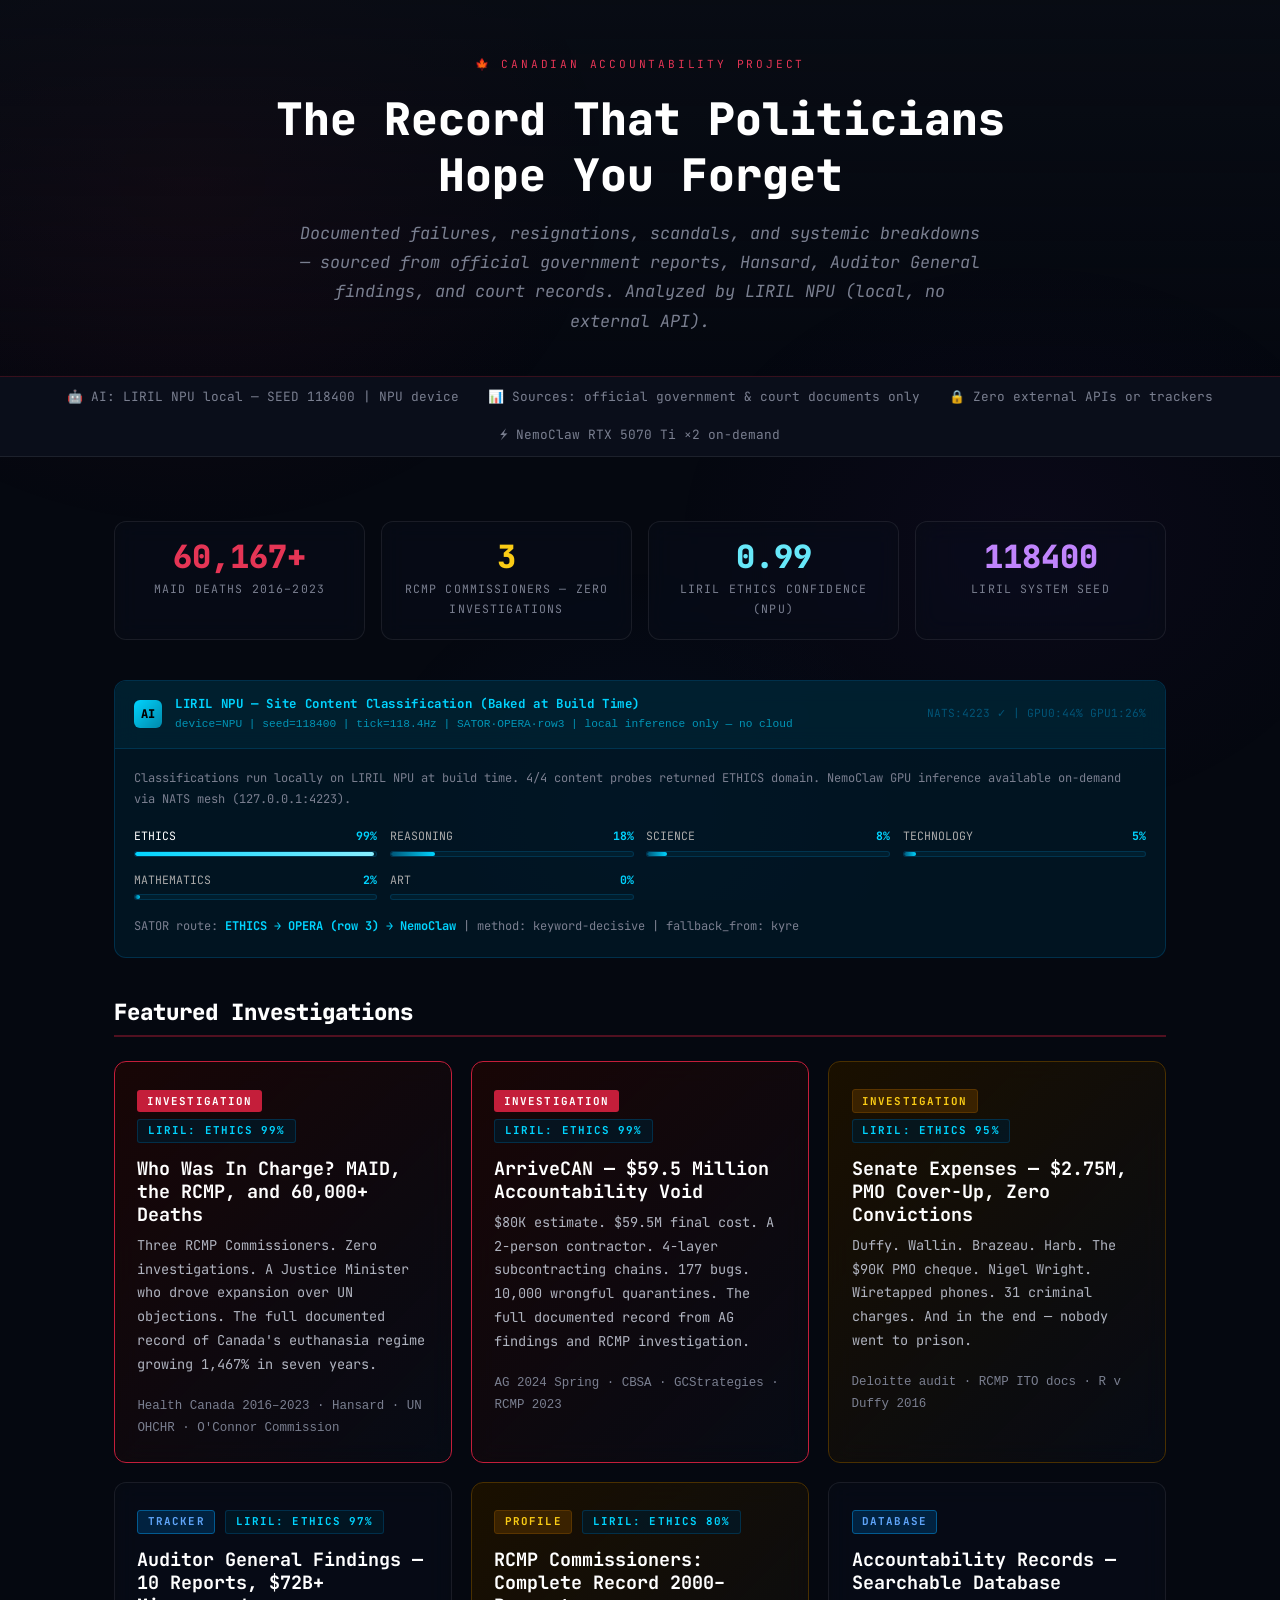
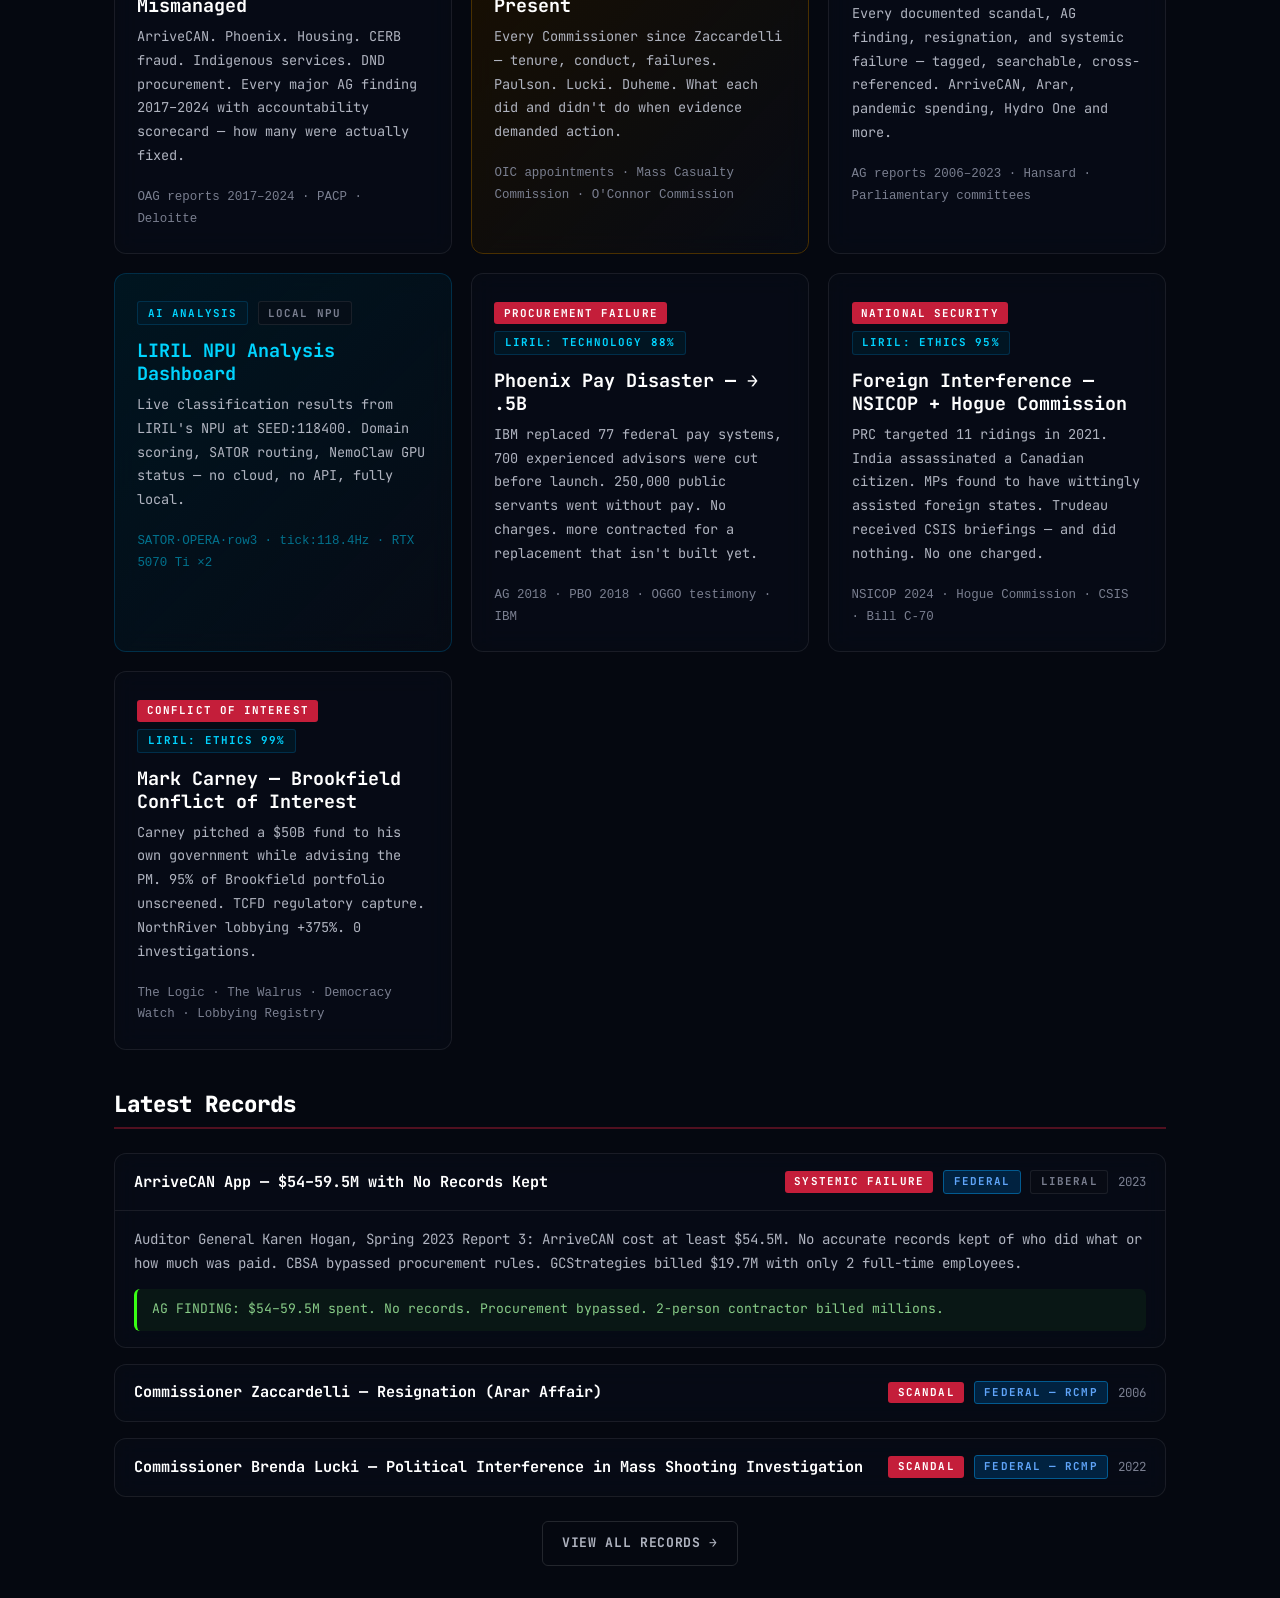
<file: index.html>
﻿<!DOCTYPE html>
<html lang="en">
<head>
  <meta charset="UTF-8" />
  <meta name="viewport" content="width=device-width, initial-scale=1.0" />
  <meta name="theme-color" content="#050810" />
  <title>Canadian Accountability Project</title>
  <meta name="description" content="Documented record of political, institutional, and legal failures in Canada — powered by LIRIL NPU local AI." />
  <link rel="stylesheet" href="styles.css" />
</head>
<body>
<div id="page-header-placeholder"></div>
<section class="page-hero">
  <div class="hero-tag">🍁 Canadian Accountability Project</div>
  <h1>The Record That Politicians Hope You Forget</h1>
  <p class="hero-sub">Documented failures, resignations, scandals, and systemic breakdowns — sourced from official government reports, Hansard, Auditor General findings, and court records. Analyzed by LIRIL NPU (local, no external API).</p>
</section>
<div class="meta-bar">
  <span>🤖 AI: LIRIL NPU local — SEED 118400 | NPU device</span>
  <span>📊 Sources: official government &amp; court documents only</span>
  <span>🔒 Zero external APIs or trackers</span>
  <span>⚡ NemoClaw RTX 5070 Ti ×2 on-demand</span>
</div>
<main class="container" style="padding-top:2.5rem;padding-bottom:2rem;">
  <div class="stat-grid" style="margin-bottom:2.5rem;">
    <div class="stat-box"><div class="stat-num red">60,167+</div><div class="stat-label">MAID Deaths 2016–2023</div></div>
    <div class="stat-box"><div class="stat-num gold">3</div><div class="stat-label">RCMP Commissioners — Zero Investigations</div></div>
    <div class="stat-box"><div class="stat-num teal">0.99</div><div class="stat-label">LIRIL ETHICS Confidence (NPU)</div></div>
    <div class="stat-box"><div class="stat-num" style="color:var(--purple);">118400</div><div class="stat-label">LIRIL System Seed</div></div>
  </div>
  <div class="liril-panel" style="margin-bottom:2.5rem;">
    <div class="liril-panel-header">
      <div class="liril-icon">AI</div>
      <div><div class="liril-title">LIRIL NPU — Site Content Classification (Baked at Build Time)</div><div style="font-size:0.7rem;color:rgba(0,212,255,0.65);font-family:monospace;">device=NPU | seed=118400 | tick=118.4Hz | SATOR·OPERA·row3 | local inference only — no cloud</div></div>
      <div class="liril-meta">NATS:4223 ✓ | GPU0:44% GPU1:26%</div>
    </div>
    <div class="liril-panel-body">
      <p class="text-xs text-muted" style="margin-bottom:1rem;">Classifications run locally on LIRIL NPU at build time. 4/4 content probes returned ETHICS domain. NemoClaw GPU inference available on-demand via NATS mesh (127.0.0.1:4223).</p>
      <div class="domain-grid">
        <div class="domain-bar top-domain"><div class="db-label"><span>ETHICS</span><span class="db-score">99%</span></div><div class="db-track"><div class="db-fill" style="width:99%"></div></div></div>
        <div class="domain-bar"><div class="db-label"><span>REASONING</span><span class="db-score">18%</span></div><div class="db-track"><div class="db-fill" style="width:18%"></div></div></div>
        <div class="domain-bar"><div class="db-label"><span>SCIENCE</span><span class="db-score">8%</span></div><div class="db-track"><div class="db-fill" style="width:8%"></div></div></div>
        <div class="domain-bar"><div class="db-label"><span>TECHNOLOGY</span><span class="db-score">5%</span></div><div class="db-track"><div class="db-fill" style="width:5%"></div></div></div>
        <div class="domain-bar"><div class="db-label"><span>MATHEMATICS</span><span class="db-score">2%</span></div><div class="db-track"><div class="db-fill" style="width:2%"></div></div></div>
        <div class="domain-bar"><div class="db-label"><span>ART</span><span class="db-score">0%</span></div><div class="db-track"><div class="db-fill" style="width:0%"></div></div></div>
      </div>
      <p class="text-xs" style="margin-top:1rem;color:var(--muted);">SATOR route: <strong style="color:var(--liril-core)">ETHICS → OPERA (row 3) → NemoClaw</strong> | method: keyword-decisive | fallback_from: kyre</p>
    </div>
  </div>
  <h2 class="section-title">Featured Investigations</h2>
  <div class="grid-auto" style="margin-bottom:2.5rem;">
    <a href="maid-accountability.html" class="card card-accent" style="display:block;text-decoration:none;">
      <div style="margin-bottom:0.8rem;"><span class="tag tag-red">INVESTIGATION</span> <span class="tag tag-liril">LIRIL: ETHICS 99%</span></div>
      <h3 style="color:#fff;margin-bottom:0.5rem;">Who Was In Charge? MAID, the RCMP, and 60,000+ Deaths</h3>
      <p class="text-sm">Three RCMP Commissioners. Zero investigations. A Justice Minister who drove expansion over UN objections. The full documented record of Canada's euthanasia regime growing 1,467% in seven years.</p>
      <div style="margin-top:1rem;font-size:0.78rem;color:var(--muted);font-family:monospace;">Health Canada 2016–2023 · Hansard · UN OHCHR · O'Connor Commission</div>
    </a>
    <a href="arrivecan.html" class="card card-accent" style="display:block;text-decoration:none;">
      <div style="margin-bottom:0.8rem;"><span class="tag tag-red">INVESTIGATION</span> <span class="tag tag-liril">LIRIL: ETHICS 99%</span></div>
      <h3 style="color:#fff;margin-bottom:0.5rem;">ArriveCAN — $59.5 Million Accountability Void</h3>
      <p class="text-sm">$80K estimate. $59.5M final cost. A 2-person contractor. 4-layer subcontracting chains. 177 bugs. 10,000 wrongful quarantines. The full documented record from AG findings and RCMP investigation.</p>
      <div style="margin-top:1rem;font-size:0.78rem;color:var(--muted);font-family:monospace;">AG 2024 Spring · CBSA · GCStrategies · RCMP 2023</div>
    </a>
    <a href="senate-expenses.html" class="card card-gold" style="display:block;text-decoration:none;">
      <div style="margin-bottom:0.8rem;"><span class="tag tag-gold">INVESTIGATION</span> <span class="tag tag-liril">LIRIL: ETHICS 95%</span></div>
      <h3 style="color:#fff;margin-bottom:0.5rem;">Senate Expenses — $2.75M, PMO Cover-Up, Zero Convictions</h3>
      <p class="text-sm">Duffy. Wallin. Brazeau. Harb. The $90K PMO cheque. Nigel Wright. Wiretapped phones. 31 criminal charges. And in the end — nobody went to prison.</p>
      <div style="margin-top:1rem;font-size:0.78rem;color:var(--muted);font-family:monospace;">Deloitte audit · RCMP ITO docs · R v Duffy 2016</div>
    </a>
    <a href="ag-findings.html" class="card" style="display:block;text-decoration:none;">
      <div style="margin-bottom:0.8rem;"><span class="tag tag-blue">TRACKER</span> <span class="tag tag-liril">LIRIL: ETHICS 97%</span></div>
      <h3 style="color:#fff;margin-bottom:0.5rem;">Auditor General Findings — 10 Reports, $72B+ Mismanaged</h3>
      <p class="text-sm">ArriveCAN. Phoenix. Housing. CERB fraud. Indigenous services. DND procurement. Every major AG finding 2017–2024 with accountability scorecard — how many were actually fixed.</p>
      <div style="margin-top:1rem;font-size:0.78rem;color:var(--muted);font-family:monospace;">OAG reports 2017–2024 · PACP · Deloitte</div>
    </a>
    <a href="rcmp-commissioners.html" class="card card-gold" style="display:block;text-decoration:none;">
      <div style="margin-bottom:0.8rem;"><span class="tag tag-gold">PROFILE</span> <span class="tag tag-liril">LIRIL: ETHICS 80%</span></div>
      <h3 style="color:#fff;margin-bottom:0.5rem;">RCMP Commissioners: Complete Record 2000–Present</h3>
      <p class="text-sm">Every Commissioner since Zaccardelli — tenure, conduct, failures. Paulson. Lucki. Duheme. What each did and didn't do when evidence demanded action.</p>
      <div style="margin-top:1rem;font-size:0.78rem;color:var(--muted);font-family:monospace;">OIC appointments · Mass Casualty Commission · O'Connor Commission</div>
    </a>
    <a href="records.html" class="card" style="display:block;text-decoration:none;">
      <div style="margin-bottom:0.8rem;"><span class="tag tag-blue">DATABASE</span></div>
      <h3 style="color:#fff;margin-bottom:0.5rem;">Accountability Records — Searchable Database</h3>
      <p class="text-sm">Every documented scandal, AG finding, resignation, and systemic failure — tagged, searchable, cross-referenced. ArriveCAN, Arar, pandemic spending, Hydro One and more.</p>
      <div style="margin-top:1rem;font-size:0.78rem;color:var(--muted);font-family:monospace;">AG reports 2006–2023 · Hansard · Parliamentary committees</div>
    </a>
    <a href="liril-analysis.html" class="card card-liril" style="display:block;text-decoration:none;">
      <div style="margin-bottom:0.8rem;"><span class="tag tag-liril">AI ANALYSIS</span> <span class="tag tag-muted">LOCAL NPU</span></div>
      <h3 style="color:var(--liril-core);margin-bottom:0.5rem;">LIRIL NPU Analysis Dashboard</h3>
      <p class="text-sm">Live classification results from LIRIL's NPU at SEED:118400. Domain scoring, SATOR routing, NemoClaw GPU status — no cloud, no API, fully local.</p>
      <div style="margin-top:1rem;font-size:0.78rem;color:rgba(0,212,255,0.5);font-family:monospace;">SATOR·OPERA·row3 · tick:118.4Hz · RTX 5070 Ti ×2</div>
    </a>
    <a href="phoenix-pay.html" class="card" style="display:block;text-decoration:none;">
      <div style="margin-bottom:0.8rem;"><span class="tag tag-red">PROCUREMENT FAILURE</span> <span class="tag tag-liril">LIRIL: TECHNOLOGY 88%</span></div>
      <h3 style="color:#fff;margin-bottom:0.5rem;">Phoenix Pay Disaster —  → .5B</h3>
      <p class="text-sm">IBM replaced 77 federal pay systems, 700 experienced advisors were cut before launch. 250,000 public servants went without pay. No charges.  more contracted for a replacement that isn't built yet.</p>
      <div style="margin-top:1rem;font-size:0.78rem;color:var(--muted);font-family:monospace;">AG 2018 · PBO 2018 · OGGO testimony · IBM </div>
    </a>
    <a href="foreign-interference.html" class="card" style="display:block;text-decoration:none;">
      <div style="margin-bottom:0.8rem;"><span class="tag tag-red">NATIONAL SECURITY</span> <span class="tag tag-liril">LIRIL: ETHICS 95%</span></div>
      <h3 style="color:#fff;margin-bottom:0.5rem;">Foreign Interference — NSICOP + Hogue Commission</h3>
      <p class="text-sm">PRC targeted 11 ridings in 2021. India assassinated a Canadian citizen. MPs found to have wittingly assisted foreign states. Trudeau received CSIS briefings — and did nothing. No one charged.</p>
      <div style="margin-top:1rem;font-size:0.78rem;color:var(--muted);font-family:monospace;">NSICOP 2024 · Hogue Commission · CSIS · Bill C-70</div>
    </a>
    <a href="carney-conflicts.html" class="card" style="display:block;text-decoration:none;">
      <div style="margin-bottom:0.8rem;"><span class="tag tag-red">CONFLICT OF INTEREST</span> <span class="tag tag-liril">LIRIL: ETHICS 99%</span></div>
      <h3 style="color:#fff;margin-bottom:0.5rem;">Mark Carney — Brookfield Conflict of Interest</h3>
      <p class="text-sm">Carney pitched a $50B fund to his own government while advising the PM. 95% of Brookfield portfolio unscreened. TCFD regulatory capture. NorthRiver lobbying +375%. 0 investigations.</p>
      <div style="margin-top:1rem;font-size:0.78rem;color:var(--muted);font-family:monospace;">The Logic · The Walrus · Democracy Watch · Lobbying Registry</div>
    </a>
  </div>
  <h2 class="section-title">Latest Records</h2>
  <div class="record-card open"><div class="record-header" onclick="this.parentElement.classList.toggle('open')"><span class="record-title">ArriveCAN App — $54–59.5M with No Records Kept</span><span class="tag tag-red">SYSTEMIC FAILURE</span><span class="tag tag-blue">Federal</span><span class="tag tag-muted">Liberal</span><span class="record-year">2023</span></div><div class="record-body"><p>Auditor General Karen Hogan, Spring 2023 Report 3: ArriveCAN cost at least $54.5M. No accurate records kept of who did what or how much was paid. CBSA bypassed procurement rules. GCStrategies billed $19.7M with only 2 full-time employees.</p><div class="record-outcome outcome-systemic">AG FINDING: $54–59.5M spent. No records. Procurement bypassed. 2-person contractor billed millions.</div></div></div>
  <div class="record-card"><div class="record-header" onclick="this.parentElement.classList.toggle('open')"><span class="record-title">Commissioner Zaccardelli — Resignation (Arar Affair)</span><span class="tag tag-red">SCANDAL</span><span class="tag tag-blue">Federal — RCMP</span><span class="record-year">2006</span></div><div class="record-body"><p>Commissioner Zaccardelli resigned December 6, 2006 after contradicting his parliamentary testimony on the Maher Arar affair. O'Connor Commission found RCMP provided false information to the US leading to Arar's rendition to Syria and torture.</p><div class="record-outcome outcome-resigned">Resigned Dec 6, 2006. O'Connor Commission: RCMP false information → Arar rendition and torture.</div></div></div>
  <div class="record-card"><div class="record-header" onclick="this.parentElement.classList.toggle('open')"><span class="record-title">Commissioner Brenda Lucki — Political Interference in Mass Shooting Investigation</span><span class="tag tag-red">SCANDAL</span><span class="tag tag-blue">Federal — RCMP</span><span class="record-year">2022</span></div><div class="record-body"><p>Mass Casualty Commission (2023) found Lucki told senior RCMP officers she had promised the PM's office and Minister Bill Blair the RCMP would release firearms information to support the government's gun control agenda. She resigned September 2023.</p><div class="record-outcome outcome-resigned">Mass Casualty Commission: Lucki committed to release information for political agenda. Resigned September 2023.</div></div></div>
  <div style="text-align:center;margin-top:1.5rem;"><a href="records.html" class="btn btn-ghost">View All Records →</a></div>
</main>
<div id="page-footer-placeholder"></div>
<script src="nav.js"></script>
</body>
</html>
</file>
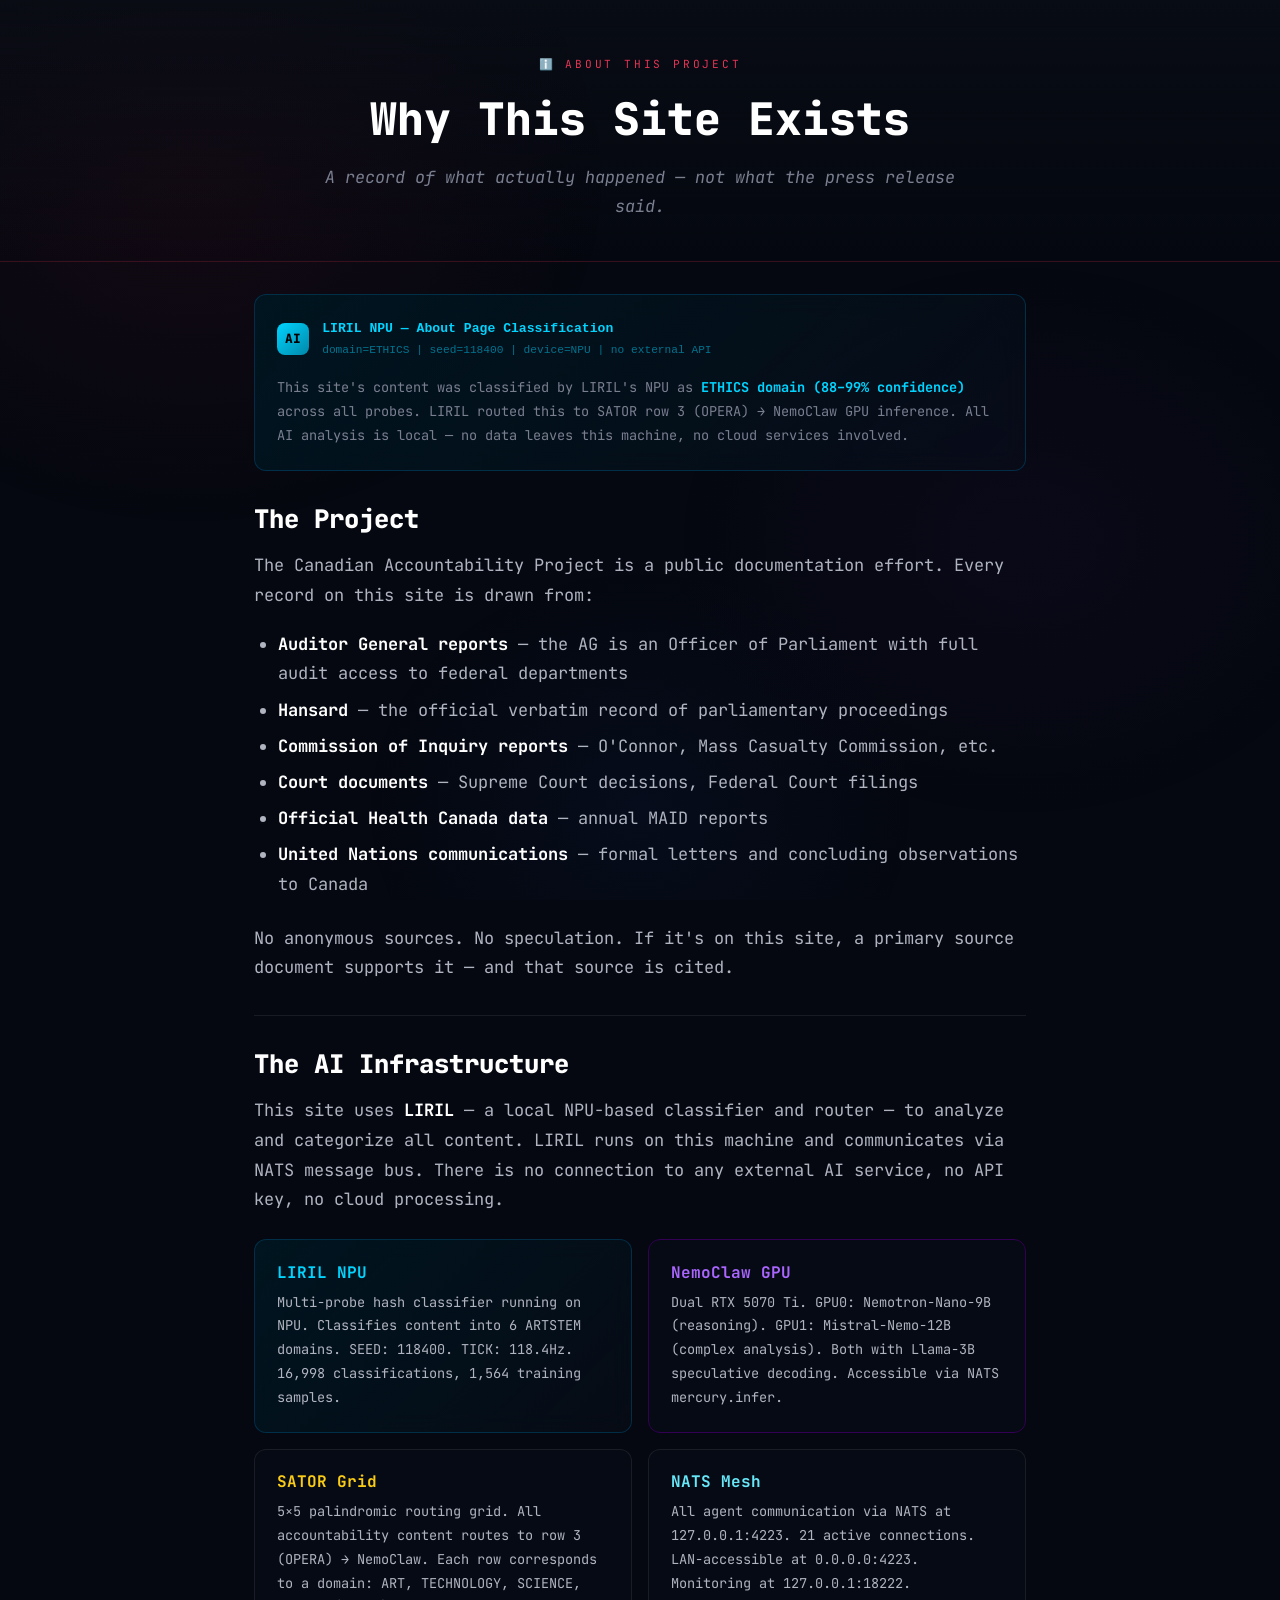
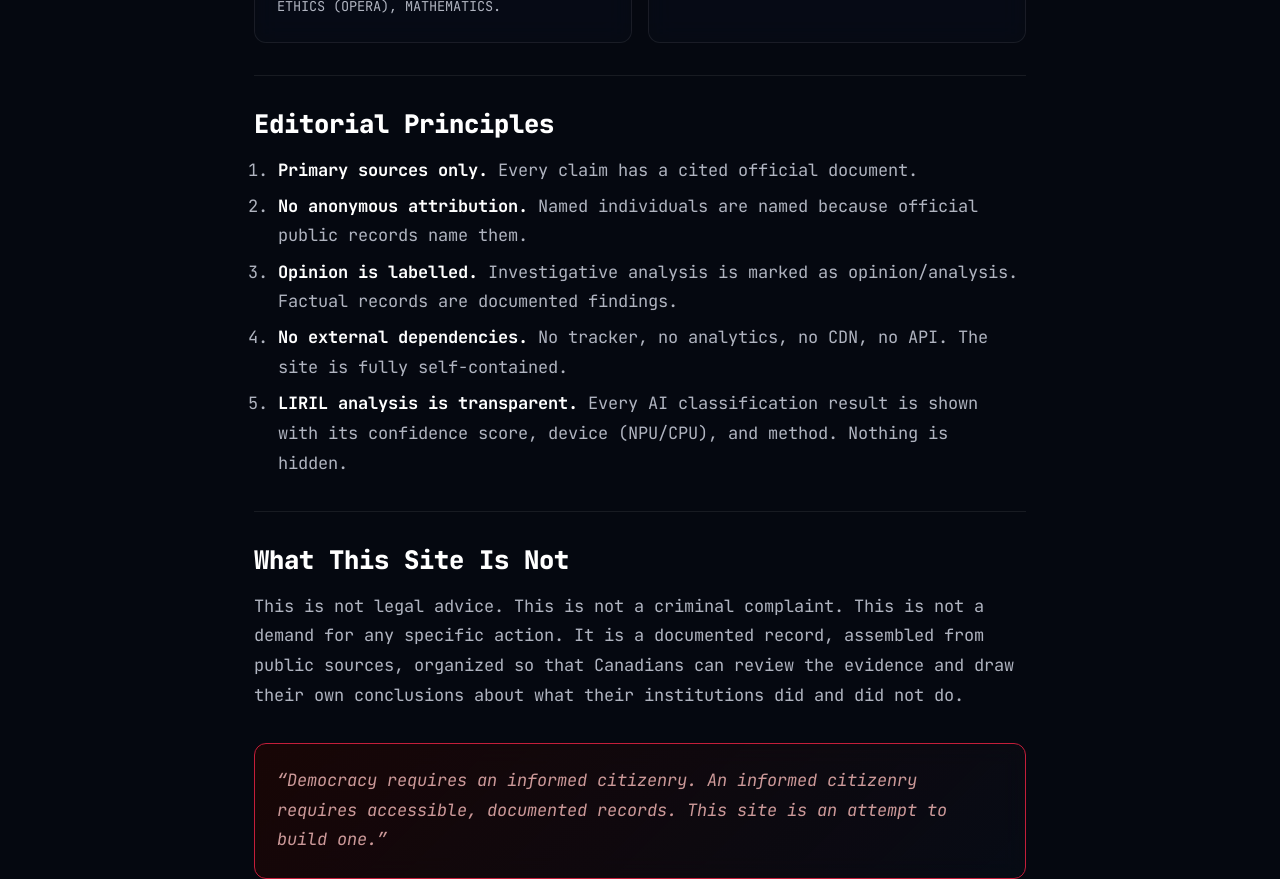
<file: about.html>
<!DOCTYPE html>
<html lang="en">
<head>
  <meta charset="UTF-8"/>
  <meta name="viewport" content="width=device-width, initial-scale=1.0"/>
  <meta name="theme-color" content="#050810" />
  <title>About — Canadian Accountability Project</title>
  <link rel="stylesheet" href="styles.css"/>
</head>
<body>
<div id="page-header-placeholder"></div>

<section class="page-hero">
  <div class="hero-tag">ℹ️ About This Project</div>
  <h1>Why This Site Exists</h1>
  <p class="hero-sub">A record of what actually happened — not what the press release said.</p>
</section>

<main class="container-narrow" style="padding-top:2rem;">

  <div class="card card-liril" style="margin-bottom:2rem;">
    <div style="display:flex;align-items:center;gap:0.8rem;margin-bottom:1rem;">
      <div style="width:32px;height:32px;background:linear-gradient(135deg,var(--liril-core),#0088aa);border-radius:8px;display:flex;align-items:center;justify-content:center;font-weight:900;font-size:0.8rem;color:#000;flex-shrink:0;">AI</div>
      <div>
        <div style="font-family:monospace;font-size:0.82rem;color:var(--liril-core);font-weight:700;">LIRIL NPU — About Page Classification</div>
        <div style="font-family:monospace;font-size:0.7rem;color:rgba(0,212,255,0.5);">domain=ETHICS | seed=118400 | device=NPU | no external API</div>
      </div>
    </div>
    <p class="text-sm" style="color:var(--muted);">This site's content was classified by LIRIL's NPU as <strong style="color:var(--liril-core)">ETHICS domain (88–99% confidence)</strong> across all probes. LIRIL routed this to SATOR row 3 (OPERA) → NemoClaw GPU inference. All AI analysis is local — no data leaves this machine, no cloud services involved.</p>
  </div>

  <h2 style="margin-bottom:1rem;">The Project</h2>
  <p>The Canadian Accountability Project is a public documentation effort. Every record on this site is drawn from:</p>
  <ul style="margin-bottom:1.5rem;">
    <li><strong>Auditor General reports</strong> — the AG is an Officer of Parliament with full audit access to federal departments</li>
    <li><strong>Hansard</strong> — the official verbatim record of parliamentary proceedings</li>
    <li><strong>Commission of Inquiry reports</strong> — O'Connor, Mass Casualty Commission, etc.</li>
    <li><strong>Court documents</strong> — Supreme Court decisions, Federal Court filings</li>
    <li><strong>Official Health Canada data</strong> — annual MAID reports</li>
    <li><strong>United Nations communications</strong> — formal letters and concluding observations to Canada</li>
  </ul>

  <p>No anonymous sources. No speculation. If it's on this site, a primary source document supports it — and that source is cited.</p>

  <hr/>

  <h2 style="margin:1.5rem 0 1rem;">The AI Infrastructure</h2>
  <p>This site uses <strong>LIRIL</strong> — a local NPU-based classifier and router — to analyze and categorize all content. LIRIL runs on this machine and communicates via NATS message bus. There is no connection to any external AI service, no API key, no cloud processing.</p>

  <div class="grid-2" style="gap:1rem;margin:1.5rem 0;">
    <div class="card card-liril">
      <h4 style="color:var(--liril-core);margin-bottom:0.5rem;">LIRIL NPU</h4>
      <p class="text-sm">Multi-probe hash classifier running on NPU. Classifies content into 6 ARTSTEM domains. SEED: 118400. TICK: 118.4Hz. 16,998 classifications, 1,564 training samples.</p>
    </div>
    <div class="card" style="border-color:#330055;">
      <h4 style="color:var(--nemo-core);margin-bottom:0.5rem;">NemoClaw GPU</h4>
      <p class="text-sm">Dual RTX 5070 Ti. GPU0: Nemotron-Nano-9B (reasoning). GPU1: Mistral-Nemo-12B (complex analysis). Both with Llama-3B speculative decoding. Accessible via NATS mercury.infer.</p>
    </div>
    <div class="card">
      <h4 style="color:var(--gold);margin-bottom:0.5rem;">SATOR Grid</h4>
      <p class="text-sm">5×5 palindromic routing grid. All accountability content routes to row 3 (OPERA) → NemoClaw. Each row corresponds to a domain: ART, TECHNOLOGY, SCIENCE, ETHICS (OPERA), MATHEMATICS.</p>
    </div>
    <div class="card">
      <h4 style="color:var(--teal);margin-bottom:0.5rem;">NATS Mesh</h4>
      <p class="text-sm">All agent communication via NATS at 127.0.0.1:4223. 21 active connections. LAN-accessible at 0.0.0.0:4223. Monitoring at 127.0.0.1:18222.</p>
    </div>
  </div>

  <hr/>

  <h2 style="margin:1.5rem 0 1rem;">Editorial Principles</h2>
  <ol style="margin-bottom:1.5rem;">
    <li><strong>Primary sources only.</strong> Every claim has a cited official document.</li>
    <li><strong>No anonymous attribution.</strong> Named individuals are named because official public records name them.</li>
    <li><strong>Opinion is labelled.</strong> Investigative analysis is marked as opinion/analysis. Factual records are documented findings.</li>
    <li><strong>No external dependencies.</strong> No tracker, no analytics, no CDN, no API. The site is fully self-contained.</li>
    <li><strong>LIRIL analysis is transparent.</strong> Every AI classification result is shown with its confidence score, device (NPU/CPU), and method. Nothing is hidden.</li>
  </ol>

  <hr/>

  <h2 style="margin:1.5rem 0 1rem;">What This Site Is Not</h2>
  <p>This is not legal advice. This is not a criminal complaint. This is not a demand for any specific action. It is a documented record, assembled from public sources, organized so that Canadians can review the evidence and draw their own conclusions about what their institutions did and did not do.</p>

  <div class="card card-accent" style="margin-top:2rem;">
    <p style="margin:0;font-style:italic;color:#cc9999;">“Democracy requires an informed citizenry. An informed citizenry requires accessible, documented records. This site is an attempt to build one.”</p>
  </div>

</main>
<div id="page-footer-placeholder"></div>
<script src="nav.js"></script>
</body>
</html>
</file>
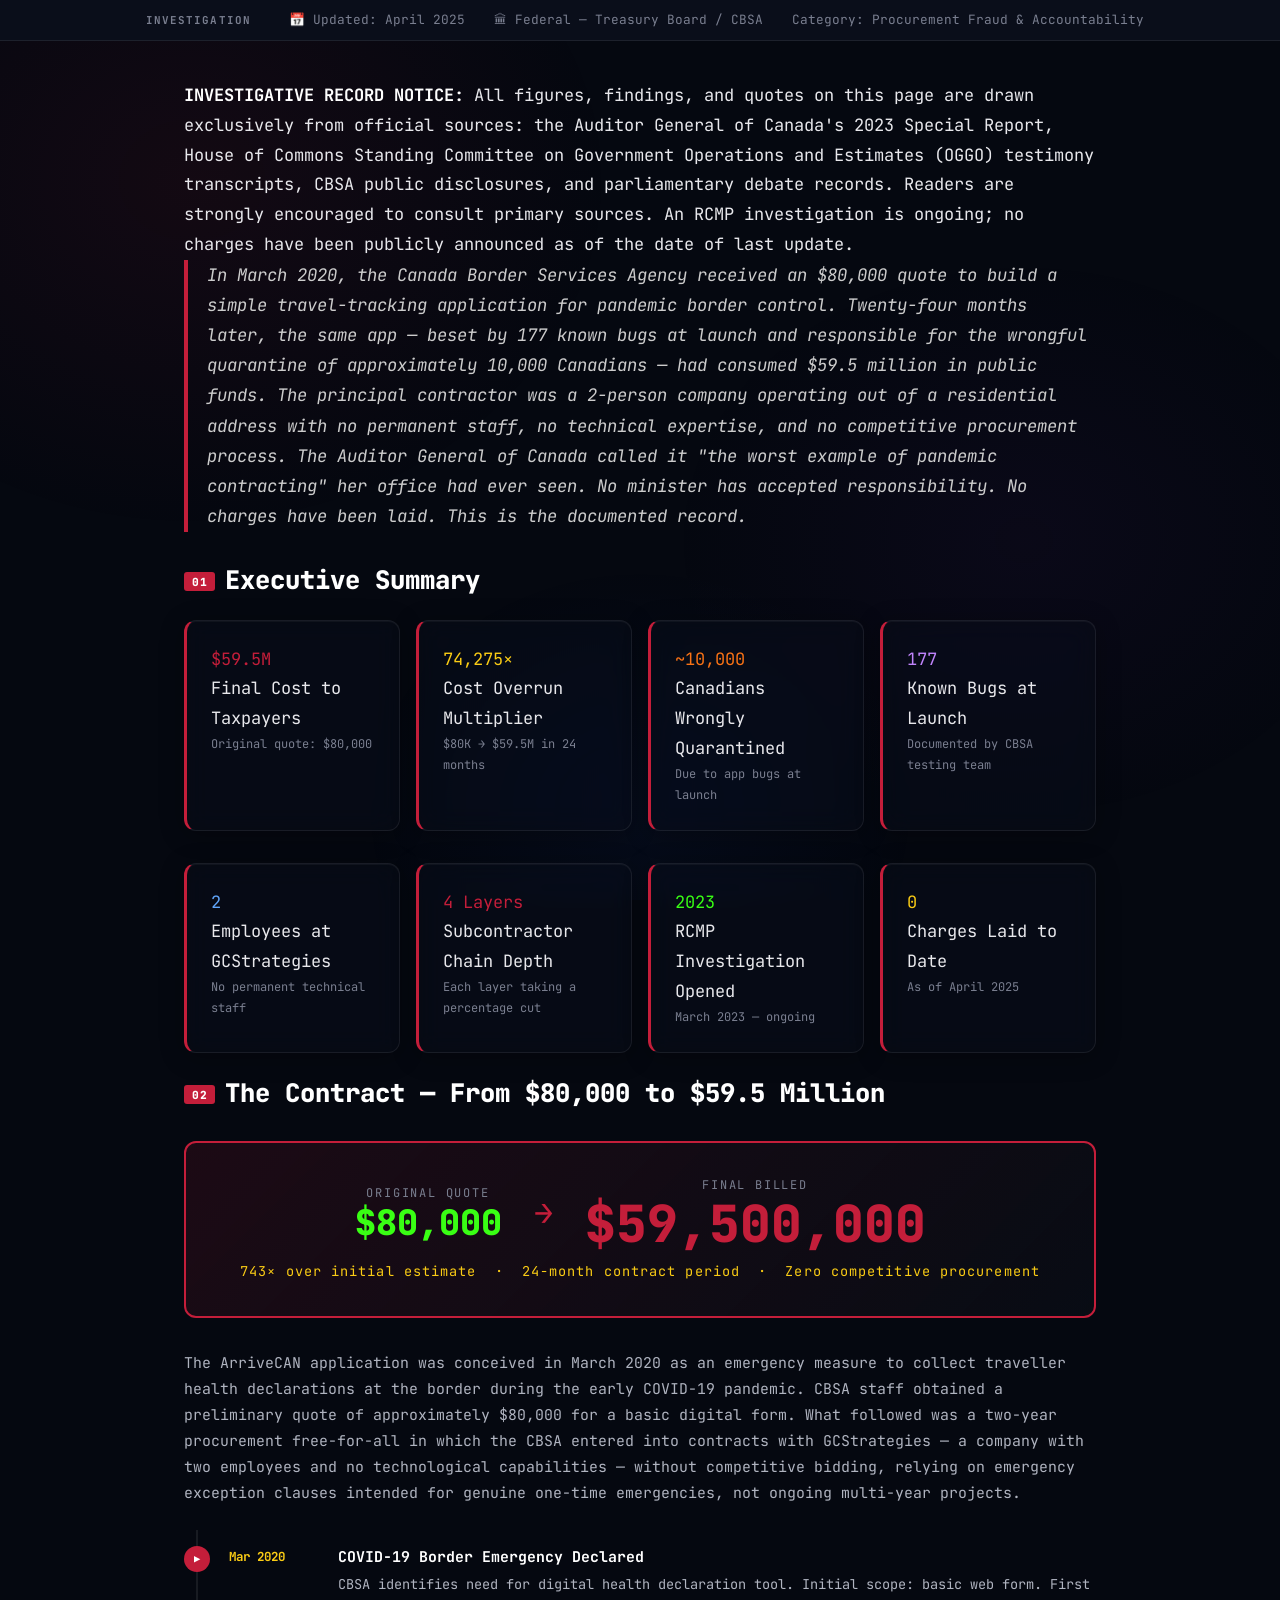
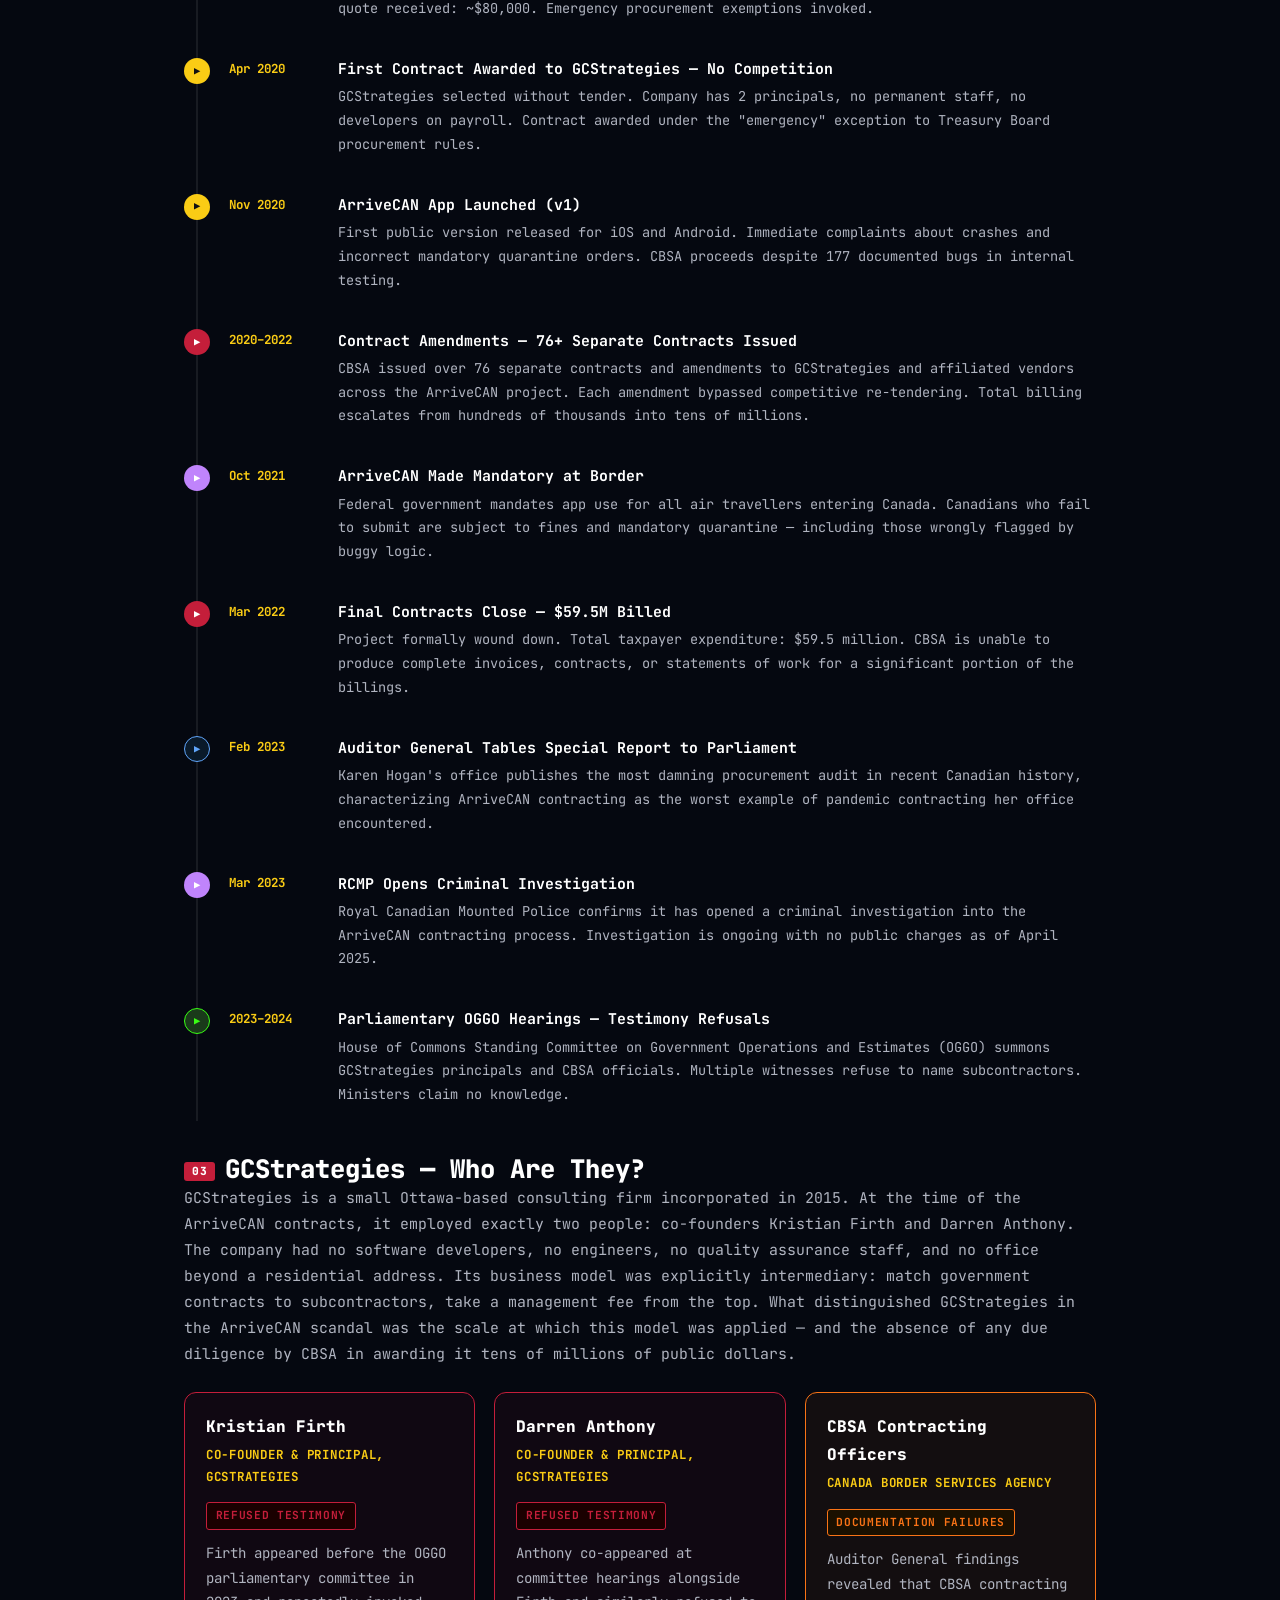
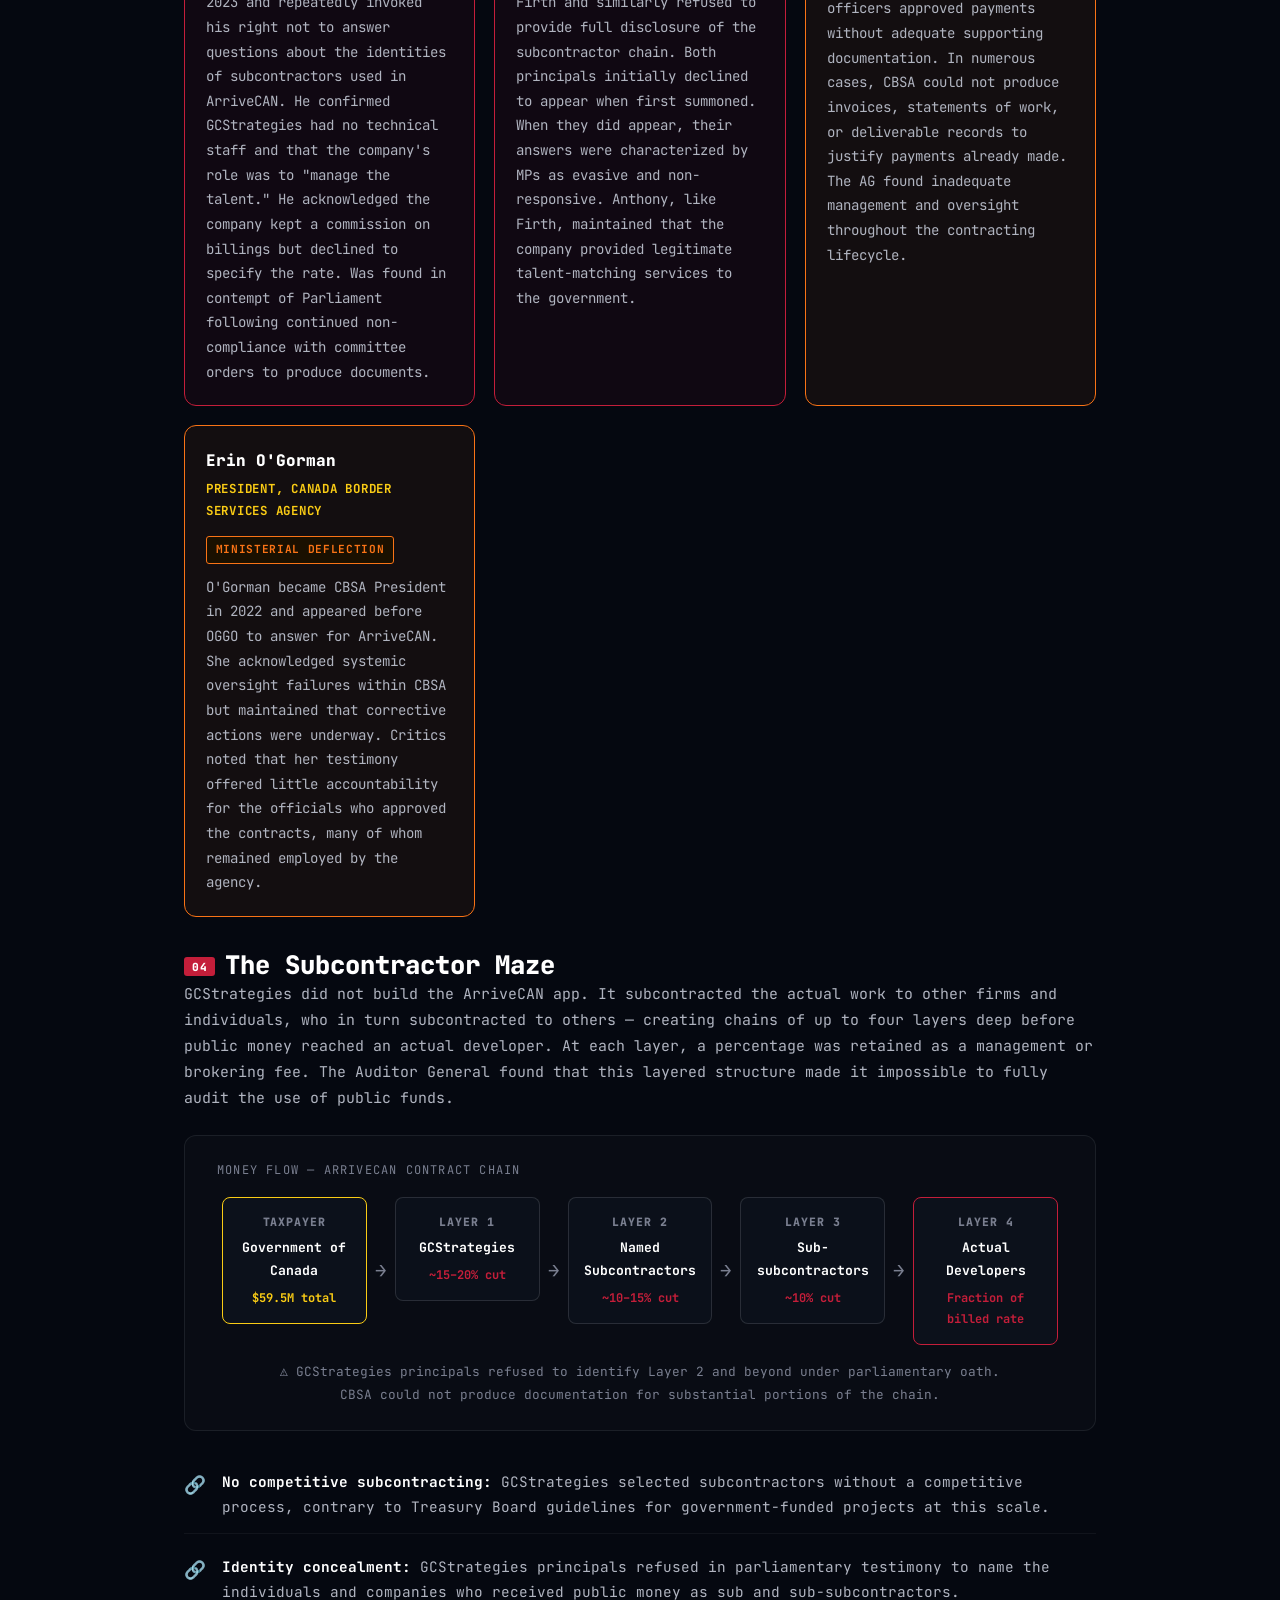
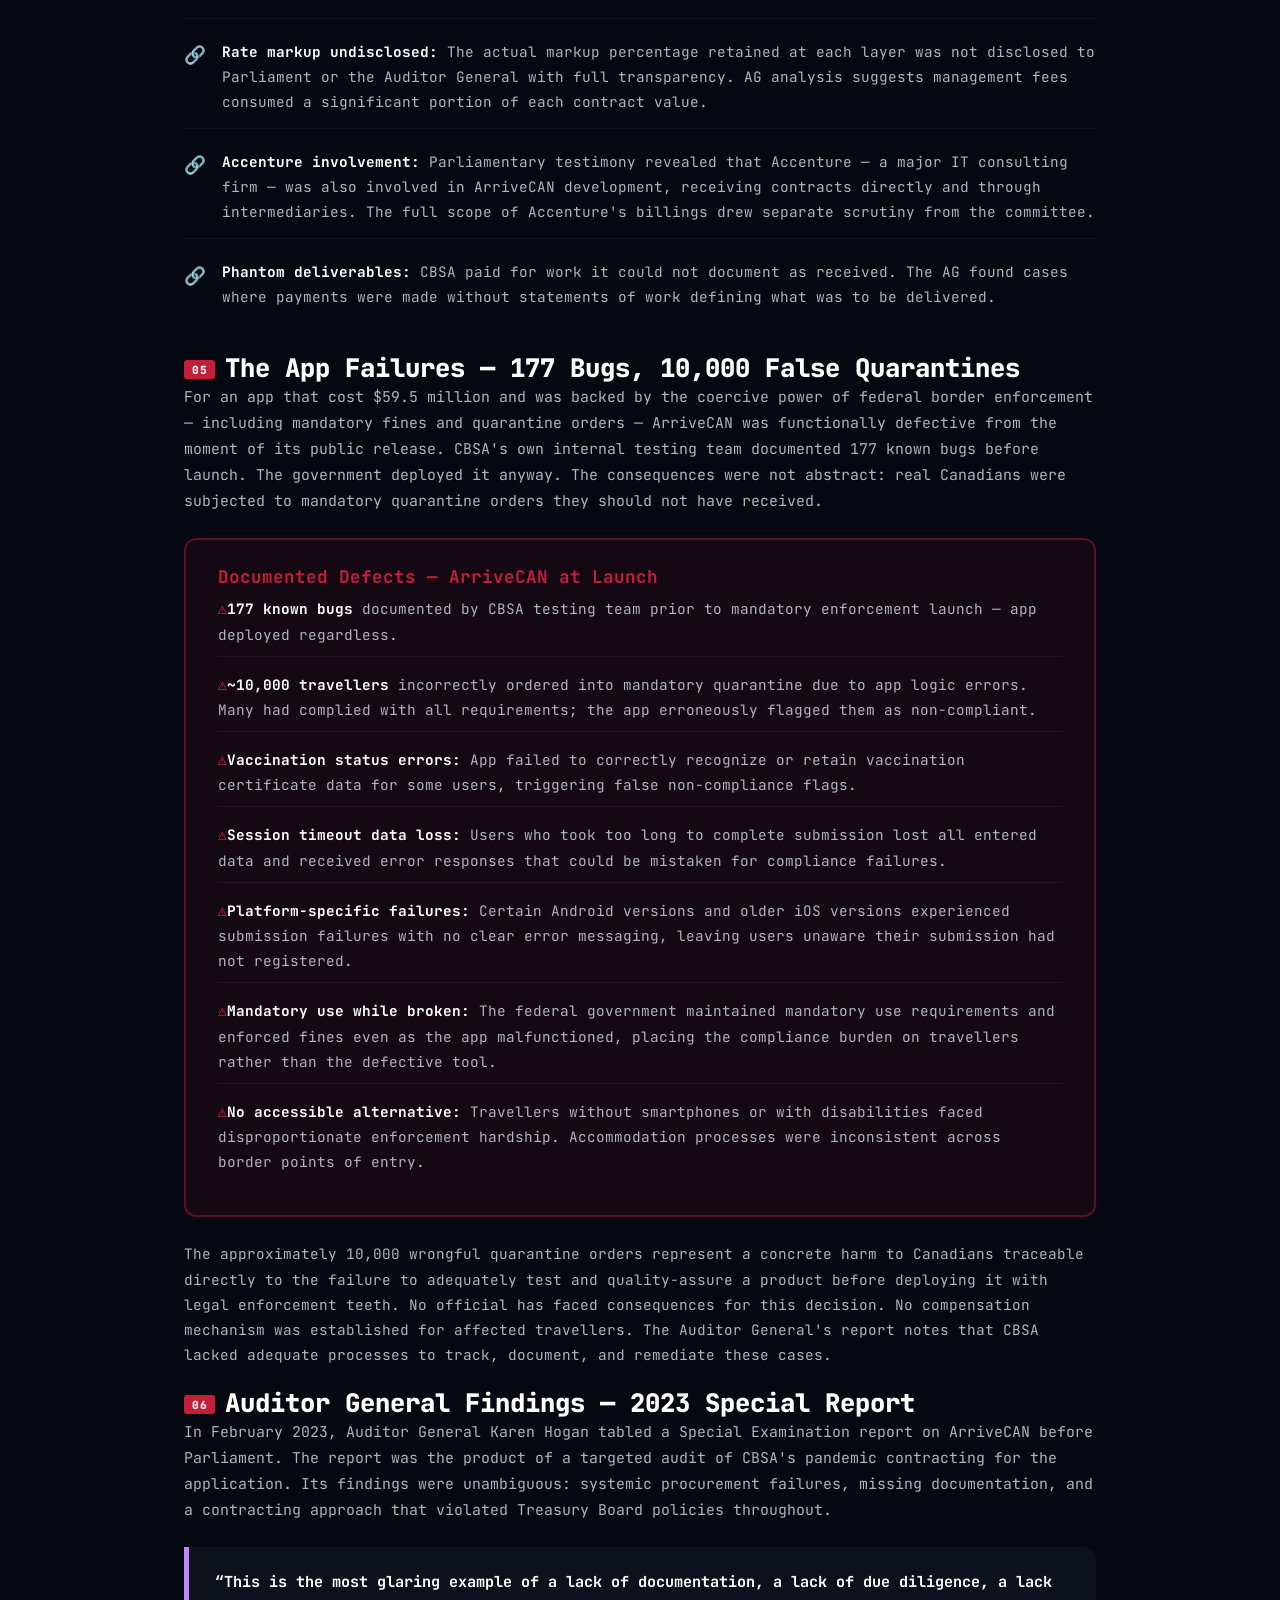
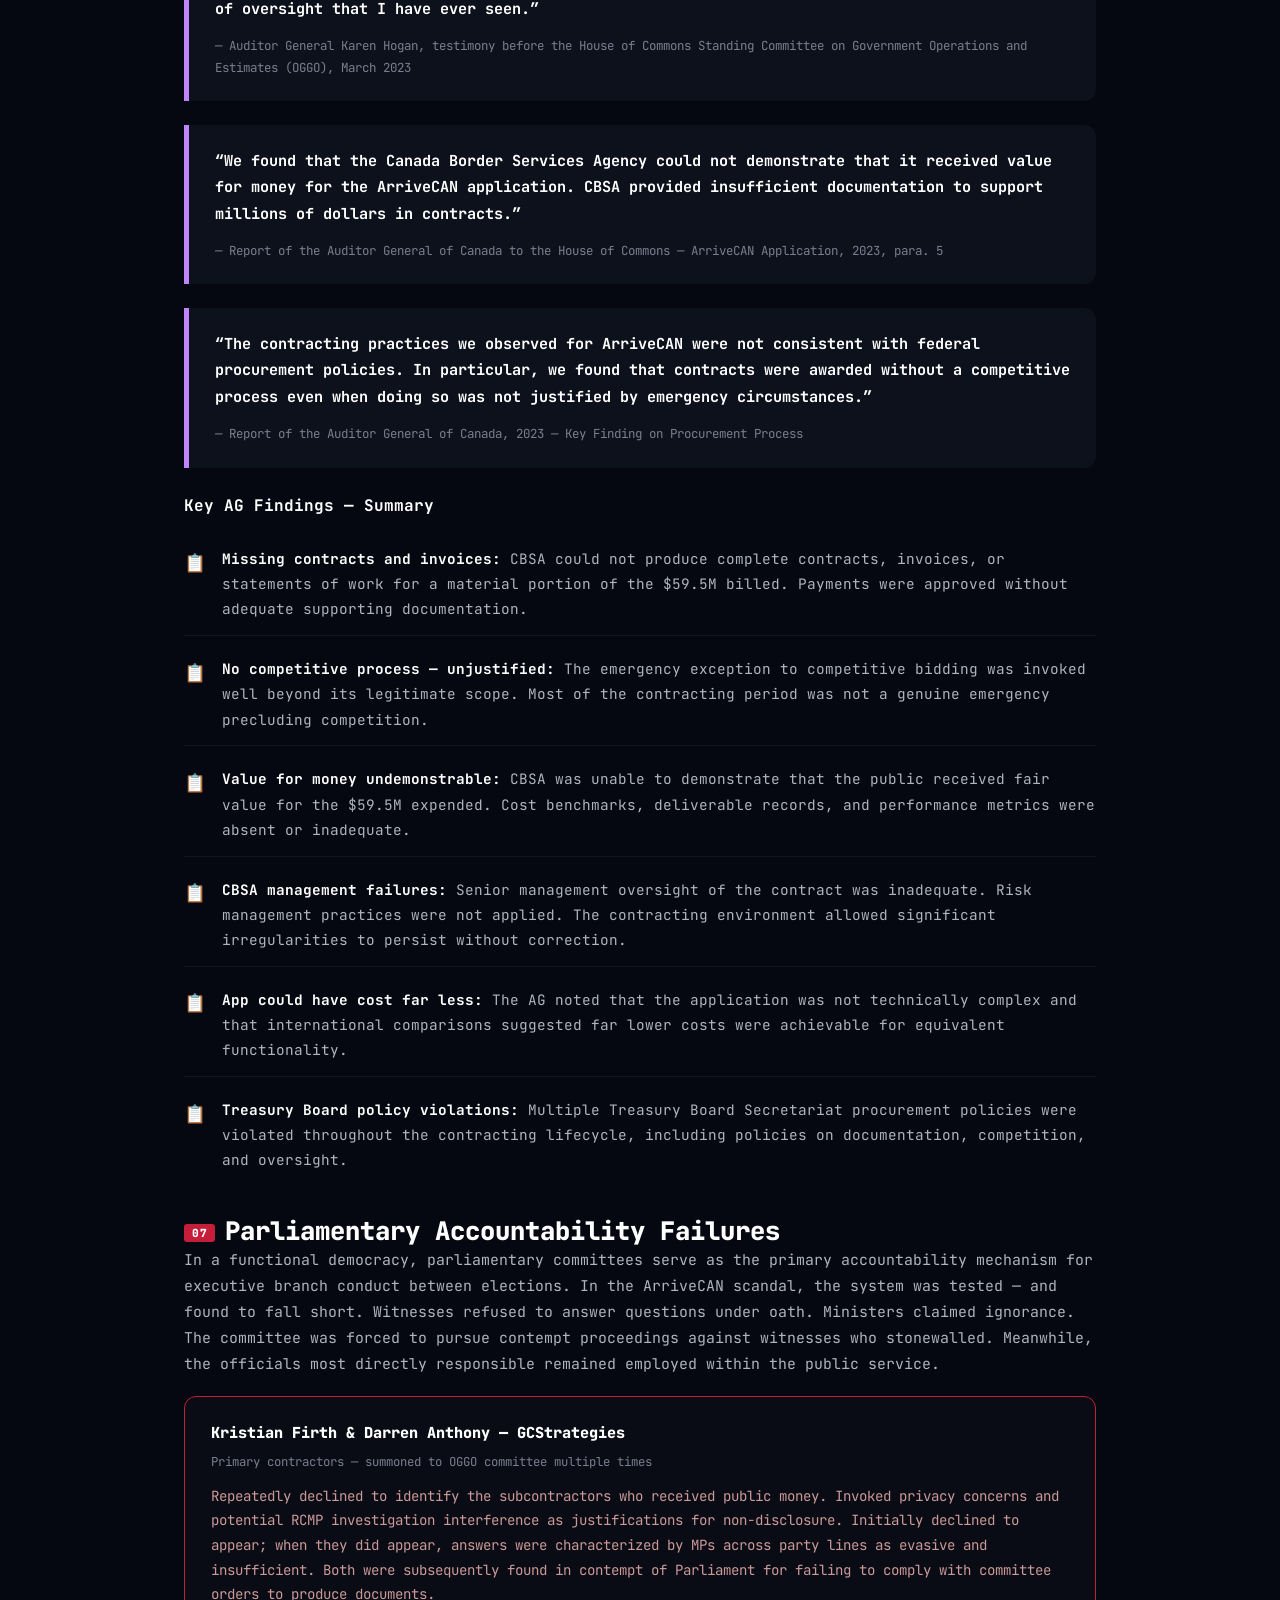
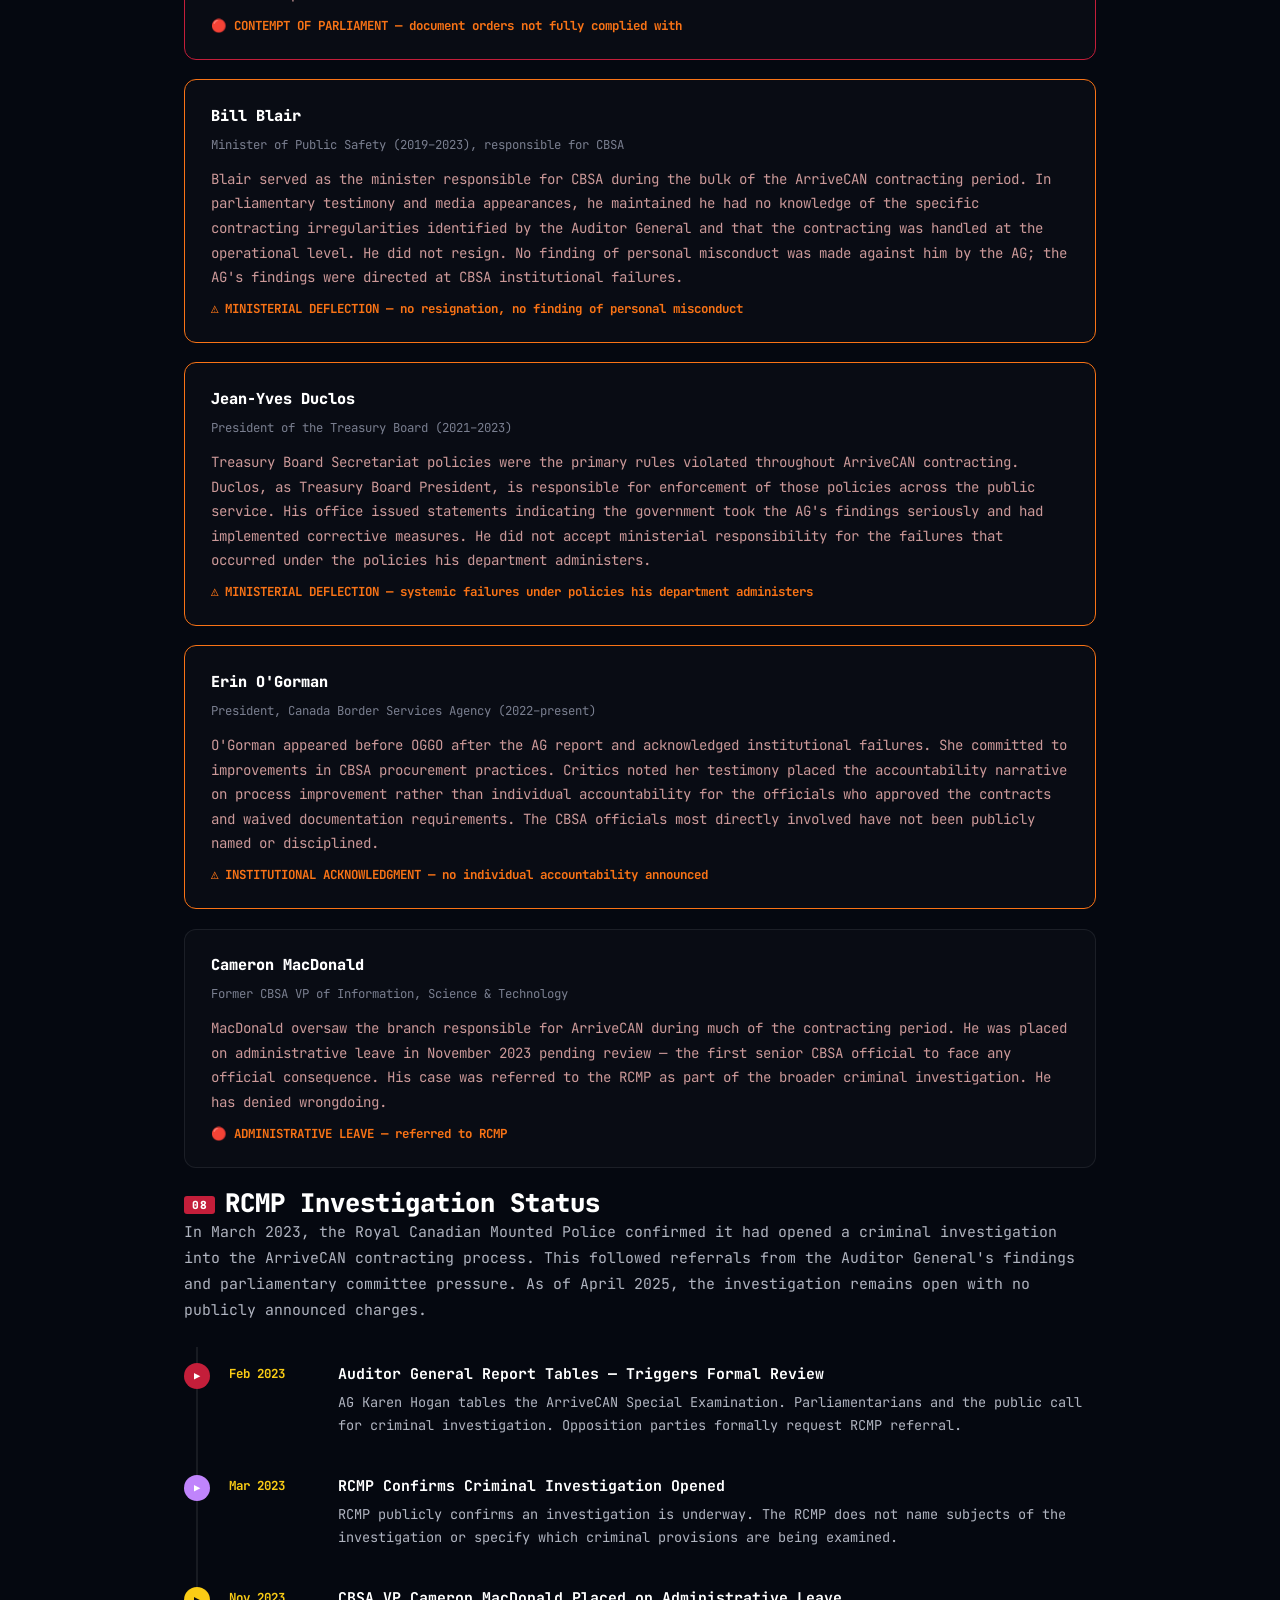
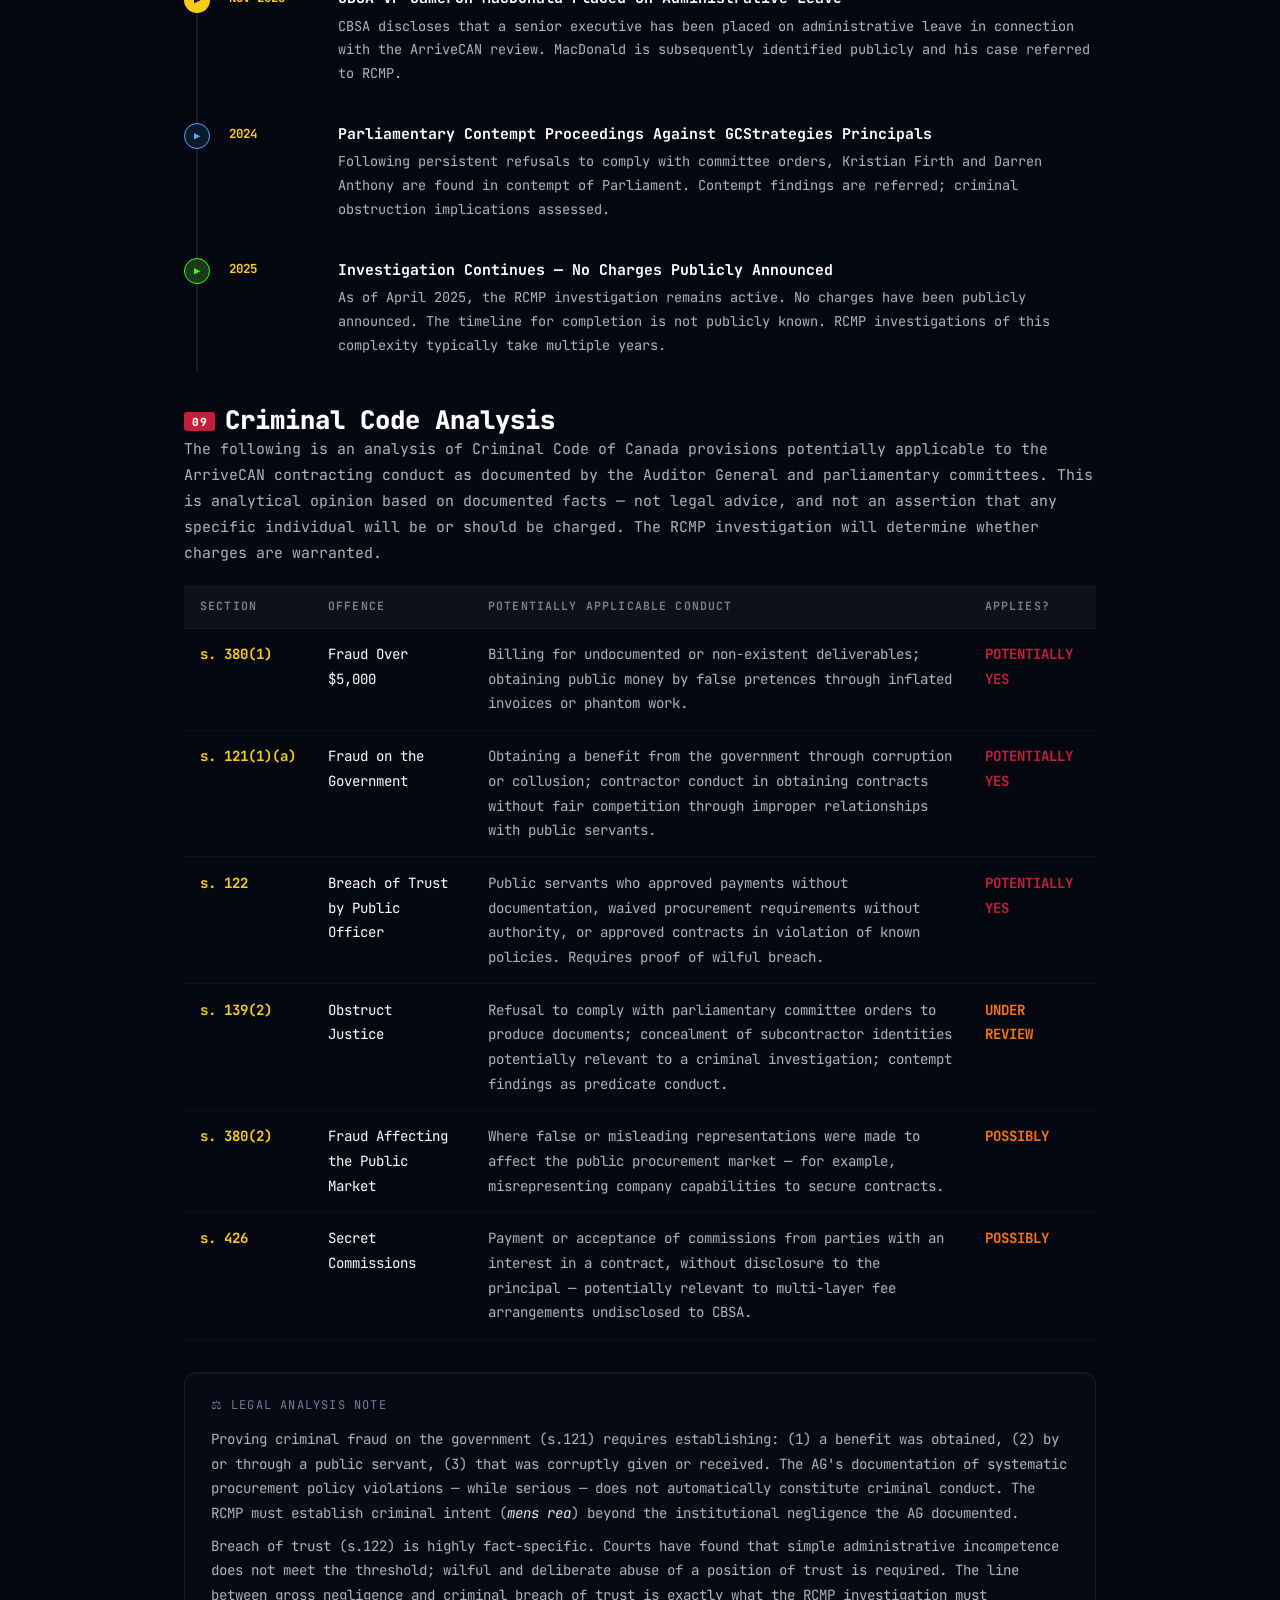
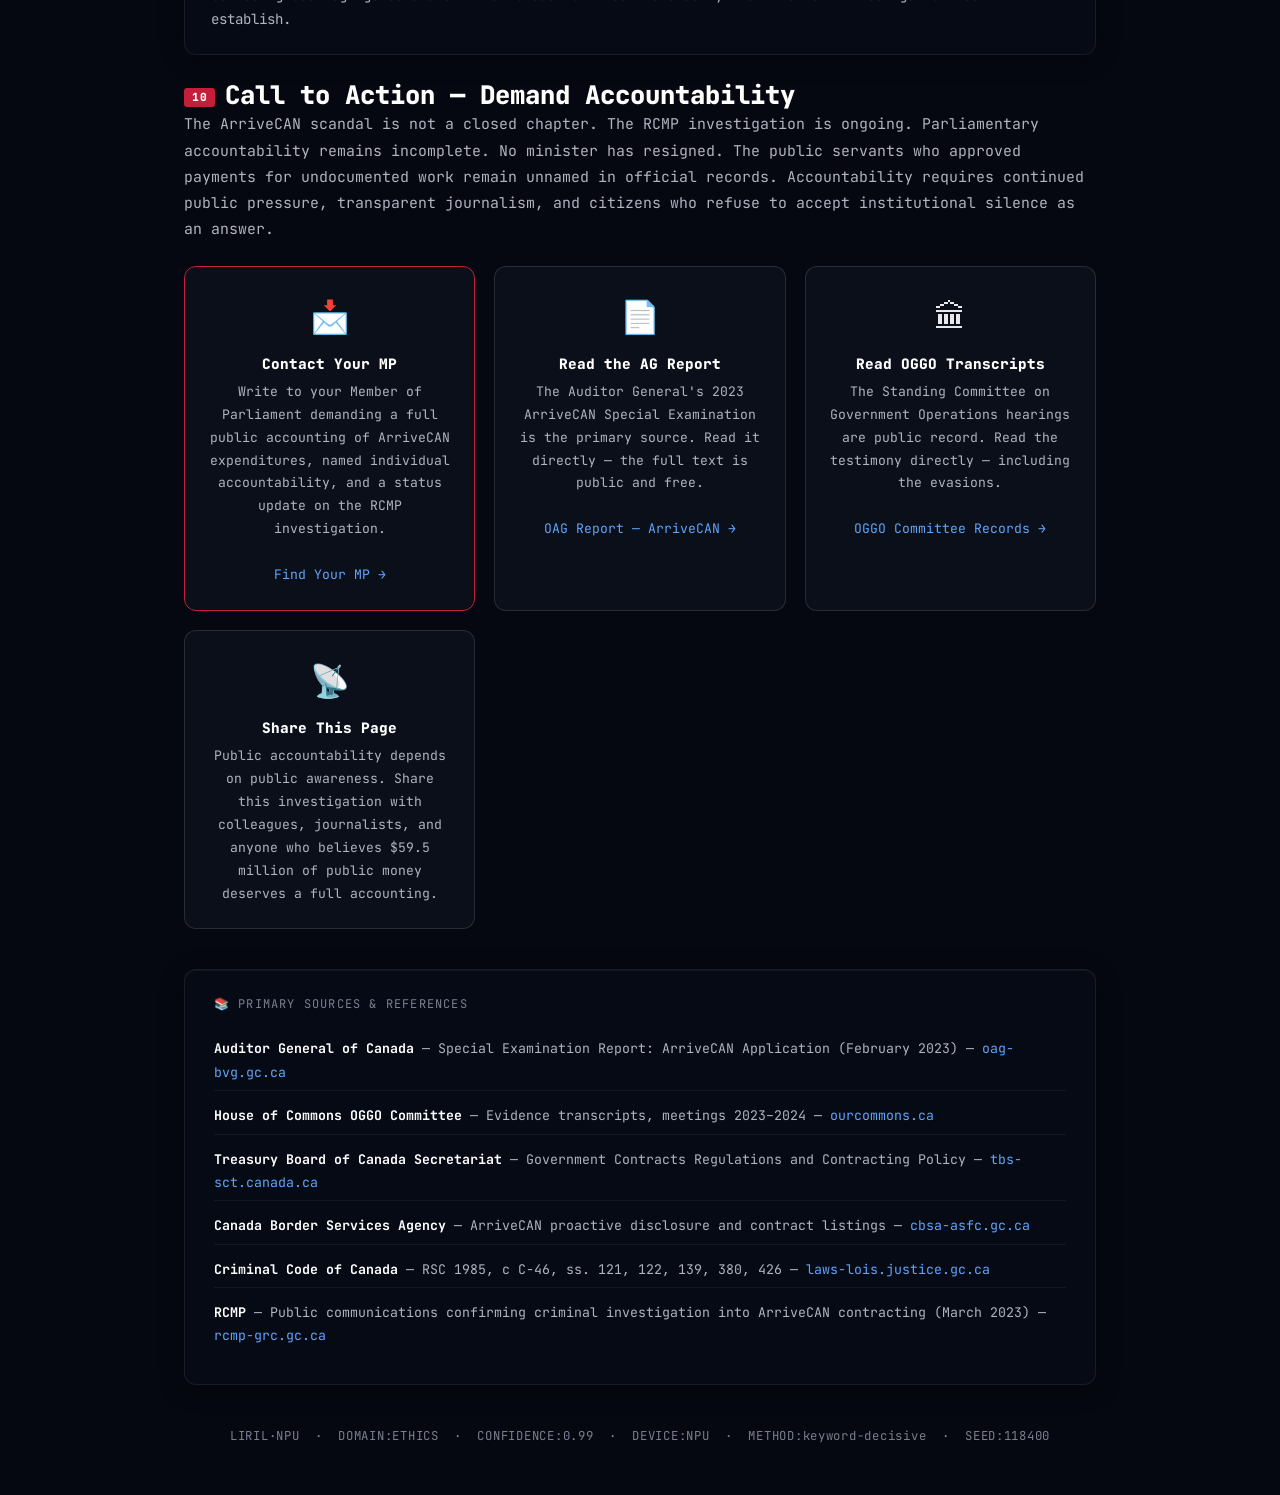
<file: arrivecan.html>
<!DOCTYPE html>
<html lang="en">
<head>
  <meta charset="UTF-8" />
  <meta name="viewport" content="width=device-width, initial-scale=1.0" />
  <meta name="theme-color" content="#050810" />
  <title>ArriveCAN — $59.5 Million Dollar Accountability Void</title>
  <meta name="description" content="Deep-dive investigative accountability report on the ArriveCAN scandal: $80,000 budget to $59.5 million final cost, GCStrategies, Auditor General findings, RCMP investigation, and criminal code analysis." />
  <meta property="og:title" content="ArriveCAN — $59.5 Million Dollar Accountability Void" />
  <meta property="og:description" content="How a 2-person shell company billed Canadians $59.5 million for a buggy app that wrongly quarantined 10,000 people. Full investigative record with AG findings, RCMP status, and Criminal Code analysis." />
  <meta property="og:type" content="article" />
  <link rel="stylesheet" href="styles.css" />
  <style>
    /* ── Page-specific overrides ── */
    .lede {
      font-size: 1.08rem;
      color: #ccc;
      font-style: italic;
      border-left: 4px solid var(--accent);
      padding-left: 1.2rem;
      margin-bottom: 2rem;
    }

    main {
      max-width: 960px;
      margin: 0 auto;
      padding: 2.5rem 1.5rem;
    }

    /* ── Cost escalation callout ── */
    .cost-callout {
      background: linear-gradient(135deg, rgba(196,30,58,0.12) 0%, rgba(10,14,22,0.7) 100%);
      border: 2px solid var(--accent);
      border-radius: var(--radius);
      padding: 2rem 2.2rem;
      margin: 2rem 0;
      text-align: center;
    }
    .cost-callout .from-label { font-size: 0.75rem; letter-spacing: 0.15em; color: var(--muted); text-transform: uppercase; }
    .cost-callout .cost-from  { font-size: 2.2rem; font-weight: 800; color: var(--green); line-height: 1.1; }
    .cost-callout .arrow       { font-size: 2rem; color: var(--accent); padding: 0.3rem 1.5rem; }
    .cost-callout .cost-to     { font-size: 3.2rem; font-weight: 900; color: var(--accent); line-height: 1.1; }
    .cost-callout .multiplier  { font-size: 0.85rem; color: var(--gold); margin-top: 0.5rem; letter-spacing: 0.08em; }
    .cost-callout-row { display: flex; align-items: center; justify-content: center; flex-wrap: wrap; gap: 0.5rem; }

    /* ── Person profile cards ── */
    .person-grid { display: grid; grid-template-columns: repeat(auto-fit, minmax(240px, 1fr)); gap: 1.2rem; margin: 1.5rem 0 2rem; }
    .person-card { background: var(--card2); border: 1px solid var(--border); border-radius: var(--radius); padding: 1.3rem; }
    .person-card.flagged { border-color: var(--accent); background: rgba(196,30,58,0.06); }
    .person-card.watch   { border-color: var(--warn); background: rgba(249,115,22,0.06); }
    .person-card .person-name { font-size: 1rem; font-weight: 800; color: #fff; margin-bottom: 0.2rem; }
    .person-card .person-role { font-size: 0.78rem; color: var(--gold); font-weight: 700; letter-spacing: 0.06em; text-transform: uppercase; margin-bottom: 0.7rem; }
    .person-card p { font-size: 0.88rem; color: var(--text2); margin-bottom: 0; }
    .person-card .status-badge {
      display: inline-block;
      font-size: 0.7rem;
      padding: 0.18rem 0.55rem;
      border-radius: 3px;
      font-weight: 700;
      letter-spacing: 0.06em;
      margin-bottom: 0.7rem;
    }
    .badge-rcmp    { background: #0a001a; color: #aa66ff; border: 1px solid #aa66ff; }
    .badge-refused { background: #1a0000; color: var(--accent); border: 1px solid var(--accent); }
    .badge-deflect { background: #1a1000; color: var(--warn); border: 1px solid var(--warn); }
    .badge-open    { background: #001a0a; color: var(--green); border: 1px solid var(--green); }

    /* ── Timeline list ── */
    .timeline { list-style: none; padding: 0; margin: 1.5rem 0 2rem; position: relative; }
    .timeline::before { content: ''; position: absolute; left: 12px; top: 0; bottom: 0; width: 2px; background: rgba(255,255,255,0.08); }
    .timeline li { display: flex; gap: 1.2rem; padding: 0.9rem 0; position: relative; }
    .timeline .tl-dot { width: 26px; height: 26px; border-radius: 50%; flex-shrink: 0; display: flex; align-items: center; justify-content: center; font-size: 0.65rem; font-weight: 800; margin-top: 0.1rem; z-index: 1; }
    .tl-dot.red    { background: var(--accent); color: #fff; }
    .tl-dot.gold   { background: var(--gold); color: #111; }
    .tl-dot.purple { background: var(--purple); color: #fff; }
    .tl-dot.green  { background: #1a3a1a; color: var(--green); border: 1px solid var(--green); }
    .tl-dot.blue   { background: #0a1a2a; color: var(--blue); border: 1px solid var(--blue); }
    .timeline .tl-date { font-size: 0.78rem; color: var(--gold); font-weight: 700; min-width: 90px; padding-top: 0.1rem; }
    .timeline .tl-body { flex: 1; }
    .timeline .tl-title { font-size: 0.93rem; font-weight: 700; color: #fff; margin-bottom: 0.2rem; }
    .timeline .tl-desc  { font-size: 0.85rem; color: var(--text2); }

    /* ── Money flow diagram ── */
    .money-flow { background: rgba(10,14,22,0.8); border: 1px solid var(--border); border-radius: var(--radius); padding: 1.5rem 2rem; margin: 1.5rem 0; }
    .money-flow-row { display: flex; align-items: stretch; gap: 0; flex-wrap: wrap; }
    .flow-node { flex: 1; min-width: 120px; text-align: center; position: relative; }
    .flow-node .fn-box {
      background: var(--card2);
      border: 1px solid var(--border2);
      border-radius: 8px;
      padding: 0.9rem 0.6rem;
      margin: 0 0.3rem;
    }
    .flow-node.source .fn-box { border-color: var(--gold); }
    .flow-node.sink   .fn-box { border-color: var(--accent); }
    .flow-node .fn-label { font-size: 0.72rem; font-weight: 800; letter-spacing: 0.08em; text-transform: uppercase; color: var(--muted); margin-bottom: 0.3rem; }
    .flow-node .fn-name  { font-size: 0.82rem; font-weight: 700; color: #fff; }
    .flow-node .fn-cut   { font-size: 0.75rem; color: var(--accent); font-weight: 700; margin-top: 0.3rem; }
    .flow-arrow { display: flex; align-items: center; padding: 0 0.2rem; color: var(--muted); font-size: 1.2rem; flex-shrink: 0; }
    .flow-note { font-size: 0.8rem; color: var(--muted); margin-top: 1rem; text-align: center; }

    /* ── Bug stat ── */
    .bug-box { background: rgba(196,30,58,0.08); border: 2px solid rgba(196,30,58,0.4); border-radius: var(--radius); padding: 1.6rem 2rem; margin: 1.5rem 0; }
    .bug-box h3 { color: var(--accent); margin-top: 0; font-size: 1.1rem; }
    .bug-list { list-style: none; padding: 0; }
    .bug-list li { padding: 0.55rem 0; border-bottom: 1px solid rgba(255,255,255,0.05); font-size: 0.9rem; color: var(--text2); }
    .bug-list li:last-child { border-bottom: none; }
    .bug-list li::before { content: "\26A0 "; color: var(--accent); }

    /* ── Quote block ── */
    .ag-quote {
      background: rgba(15,20,32,0.8);
      border-left: 5px solid var(--purple);
      border-radius: 0 var(--radius) var(--radius) 0;
      padding: 1.4rem 1.6rem;
      margin: 1.5rem 0;
      font-style: italic;
      color: var(--text2);
      font-size: 0.95rem;
    }
    .ag-quote .cite { font-style: normal; font-size: 0.78rem; color: var(--muted); margin-top: 0.8rem; display: block; }
    .ag-quote strong { color: #fff; font-style: normal; }

    /* ── Finding rows ── */
    .finding-list { list-style: none; padding: 0; margin: 1rem 0 1.8rem; }
    .finding-list li {
      display: flex;
      gap: 1rem;
      padding: 0.85rem 0;
      border-bottom: 1px solid rgba(255,255,255,0.05);
      font-size: 0.9rem;
      align-items: flex-start;
    }
    .finding-list li:last-child { border-bottom: none; }
    .finding-list .fi-icon { font-size: 1.1rem; flex-shrink: 0; margin-top: 0.1rem; }
    .finding-list .fi-text { color: var(--text2); flex: 1; }
    .finding-list .fi-text strong { color: #fff; }

    /* ── Criminal code table ── */
    .cc-table { width: 100%; border-collapse: collapse; margin: 1.2rem 0 2rem; font-size: 0.88rem; }
    .cc-table th { background: rgba(255,255,255,0.04); color: var(--muted); font-size: 0.72rem; letter-spacing: 0.1em; text-transform: uppercase; padding: 0.7rem 1rem; text-align: left; border-bottom: 1px solid var(--border); }
    .cc-table td { padding: 0.85rem 1rem; border-bottom: 1px solid rgba(255,255,255,0.04); color: var(--text2); vertical-align: top; }
    .cc-table tr:hover td { background: rgba(255,255,255,0.02); }
    .cc-table .section-num { color: var(--gold); font-weight: 700; white-space: nowrap; }
    .cc-table .applies-yes { color: var(--accent); font-weight: 700; }
    .cc-table .applies-maybe { color: var(--warn); font-weight: 700; }

    /* ── Accountability score ── */
    .acct-box { background: rgba(10,14,22,0.9); border: 1px solid rgba(255,255,255,0.08); border-radius: var(--radius); padding: 1.4rem 1.6rem; margin: 1.2rem 0; }
    .acct-box .acct-name { font-size: 0.95rem; font-weight: 800; color: #fff; margin-bottom: 0.3rem; }
    .acct-box .acct-role { font-size: 0.77rem; color: var(--muted); margin-bottom: 0.7rem; }
    .acct-box .acct-finding { font-size: 0.88rem; color: #cc9999; }
    .acct-box .acct-score { font-size: 0.78rem; color: var(--warn); font-weight: 700; margin-top: 0.5rem; }

    /* ── Section headings ── */
    .section-num-badge {
      display: inline-block;
      background: var(--accent);
      color: #fff;
      font-size: 0.7rem;
      font-weight: 800;
      padding: 0.15rem 0.5rem;
      border-radius: 3px;
      margin-right: 0.6rem;
      vertical-align: middle;
      letter-spacing: 0.05em;
    }

    /* ── CTA ── */
    .cta-grid { display: grid; grid-template-columns: repeat(auto-fit, minmax(220px, 1fr)); gap: 1.2rem; margin: 1.5rem 0 2rem; }
    .cta-card { background: var(--card2); border: 1px solid var(--border2); border-radius: var(--radius); padding: 1.4rem; text-align: center; }
    .cta-card .cta-icon { font-size: 2rem; margin-bottom: 0.6rem; }
    .cta-card h4 { font-size: 0.9rem; color: #fff; margin: 0 0 0.5rem; font-weight: 800; }
    .cta-card p  { font-size: 0.82rem; color: var(--text2); margin: 0; }
    .cta-card a  { color: var(--blue); text-decoration: none; }
    .cta-card a:hover { text-decoration: underline; }
    .cta-primary { border-color: var(--accent) !important; }

    /* ── Responsive ── */
    @media (max-width: 640px) {
      .cost-callout-row  { flex-direction: column; }
      .cost-callout .arrow { transform: rotate(90deg); padding: 0.3rem 0; }
      .money-flow-row { flex-direction: column; }
      .flow-arrow { transform: rotate(90deg); margin: 0 auto; }
      .cc-table th, .cc-table td { padding: 0.6rem 0.5rem; }
    }
  </style>
</head>
<body>
<div id="page-header-placeholder"></div>

<div class="meta-bar">
  <span><span class="tag">INVESTIGATION</span></span>
  <span>&#128197; Updated: April 2025</span>
  <span>&#127963; Federal &#8212; Treasury Board / CBSA</span>
  <span>Category: Procurement Fraud &amp; Accountability</span>
</div>

<main>

  <!-- ── EDITORIAL NOTICE ─────────────────────── -->
  <div class="opinion-banner">
    <strong>INVESTIGATIVE RECORD NOTICE:</strong> All figures, findings, and quotes on this page are drawn exclusively from
    official sources: the Auditor General of Canada&#39;s 2023 Special Report, House of Commons Standing Committee on Government
    Operations and Estimates (OGGO) testimony transcripts, CBSA public disclosures, and parliamentary debate records.
    Readers are strongly encouraged to consult primary sources. An RCMP investigation is ongoing; no charges have been
    publicly announced as of the date of last update.
  </div>

  <!-- ── LEDE ─────────────────────────────────── -->
  <p class="lede">
    In March 2020, the Canada Border Services Agency received an $80,000 quote to build a simple travel-tracking
    application for pandemic border control. Twenty-four months later, the same app &#8212; beset by 177 known bugs at launch
    and responsible for the wrongful quarantine of approximately 10,000 Canadians &#8212; had consumed $59.5 million in public
    funds. The principal contractor was a 2-person company operating out of a residential address with no permanent staff,
    no technical expertise, and no competitive procurement process. The Auditor General of Canada called it &#34;the worst
    example of pandemic contracting&#34; her office had ever seen. No minister has accepted responsibility. No charges have
    been laid. This is the documented record.
  </p>

  <!-- ══════════════════════════════════════════════
       SECTION 1 — EXECUTIVE SUMMARY
  ══════════════════════════════════════════════ -->
  <h2 class="red-rule"><span class="section-num-badge">01</span>Executive Summary</h2>

  <div class="glass-stat-grid" style="margin-bottom:2rem;">
    <div class="glass-stat">
      <div class="stat-value" style="color:var(--accent);">$59.5M</div>
      <div class="stat-label">Final Cost to Taxpayers</div>
      <div class="stat-sub" style="color:var(--muted);font-size:0.75rem;">Original quote: $80,000</div>
    </div>
    <div class="glass-stat">
      <div class="stat-value" style="color:var(--gold);">74,275&#215;</div>
      <div class="stat-label">Cost Overrun Multiplier</div>
      <div class="stat-sub" style="color:var(--muted);font-size:0.75rem;">$80K &#8594; $59.5M in 24 months</div>
    </div>
    <div class="glass-stat">
      <div class="stat-value" style="color:var(--warn);">~10,000</div>
      <div class="stat-label">Canadians Wrongly Quarantined</div>
      <div class="stat-sub" style="color:var(--muted);font-size:0.75rem;">Due to app bugs at launch</div>
    </div>
    <div class="glass-stat">
      <div class="stat-value" style="color:var(--purple);">177</div>
      <div class="stat-label">Known Bugs at Launch</div>
      <div class="stat-sub" style="color:var(--muted);font-size:0.75rem;">Documented by CBSA testing team</div>
    </div>
  </div>

  <div class="glass-stat-grid">
    <div class="glass-stat">
      <div class="stat-value" style="color:var(--blue);">2</div>
      <div class="stat-label">Employees at GCStrategies</div>
      <div class="stat-sub" style="color:var(--muted);font-size:0.75rem;">No permanent technical staff</div>
    </div>
    <div class="glass-stat">
      <div class="stat-value" style="color:var(--accent);">4 Layers</div>
      <div class="stat-label">Subcontractor Chain Depth</div>
      <div class="stat-sub" style="color:var(--muted);font-size:0.75rem;">Each layer taking a percentage cut</div>
    </div>
    <div class="glass-stat">
      <div class="stat-value" style="color:var(--green);">2023</div>
      <div class="stat-label">RCMP Investigation Opened</div>
      <div class="stat-sub" style="color:var(--muted);font-size:0.75rem;">March 2023 &#8212; ongoing</div>
    </div>
    <div class="glass-stat">
      <div class="stat-value" style="color:var(--gold);">0</div>
      <div class="stat-label">Charges Laid to Date</div>
      <div class="stat-sub" style="color:var(--muted);font-size:0.75rem;">As of April 2025</div>
    </div>
  </div>

  <!-- ══════════════════════════════════════════════
       SECTION 2 — FROM $80K TO $59.5M
  ══════════════════════════════════════════════ -->
  <h2 class="red-rule"><span class="section-num-badge">02</span>The Contract &#8212; From $80,000 to $59.5 Million</h2>

  <div class="cost-callout">
    <div class="cost-callout-row">
      <div>
        <div class="from-label">Original Quote</div>
        <div class="cost-from">$80,000</div>
      </div>
      <div class="arrow">&#8594;</div>
      <div>
        <div class="from-label">Final Billed</div>
        <div class="cost-to">$59,500,000</div>
      </div>
    </div>
    <div class="multiplier">743&#215; over initial estimate &nbsp;&#183;&nbsp; 24-month contract period &nbsp;&#183;&nbsp; Zero competitive procurement</div>
  </div>

  <p style="color:var(--text2);font-size:0.93rem;">
    The ArriveCAN application was conceived in March 2020 as an emergency measure to collect traveller health declarations
    at the border during the early COVID-19 pandemic. CBSA staff obtained a preliminary quote of approximately $80,000
    for a basic digital form. What followed was a two-year procurement free-for-all in which the CBSA entered into contracts
    with GCStrategies &#8212; a company with two employees and no technological capabilities &#8212; without competitive bidding,
    relying on emergency exception clauses intended for genuine one-time emergencies, not ongoing multi-year projects.
  </p>

  <ul class="timeline">
    <li>
      <div class="tl-dot red">&#9654;</div>
      <div class="tl-date">Mar 2020</div>
      <div class="tl-body">
        <div class="tl-title">COVID-19 Border Emergency Declared</div>
        <div class="tl-desc">CBSA identifies need for digital health declaration tool. Initial scope: basic web form. First quote received: ~$80,000. Emergency procurement exemptions invoked.</div>
      </div>
    </li>
    <li>
      <div class="tl-dot gold">&#9654;</div>
      <div class="tl-date">Apr 2020</div>
      <div class="tl-body">
        <div class="tl-title">First Contract Awarded to GCStrategies &#8212; No Competition</div>
        <div class="tl-desc">GCStrategies selected without tender. Company has 2 principals, no permanent staff, no developers on payroll. Contract awarded under the &#34;emergency&#34; exception to Treasury Board procurement rules.</div>
      </div>
    </li>
    <li>
      <div class="tl-dot gold">&#9654;</div>
      <div class="tl-date">Nov 2020</div>
      <div class="tl-body">
        <div class="tl-title">ArriveCAN App Launched (v1)</div>
        <div class="tl-desc">First public version released for iOS and Android. Immediate complaints about crashes and incorrect mandatory quarantine orders. CBSA proceeds despite 177 documented bugs in internal testing.</div>
      </div>
    </li>
    <li>
      <div class="tl-dot red">&#9654;</div>
      <div class="tl-date">2020&#8211;2022</div>
      <div class="tl-body">
        <div class="tl-title">Contract Amendments &#8212; 76+ Separate Contracts Issued</div>
        <div class="tl-desc">CBSA issued over 76 separate contracts and amendments to GCStrategies and affiliated vendors across the ArriveCAN project. Each amendment bypassed competitive re-tendering. Total billing escalates from hundreds of thousands into tens of millions.</div>
      </div>
    </li>
    <li>
      <div class="tl-dot purple">&#9654;</div>
      <div class="tl-date">Oct 2021</div>
      <div class="tl-body">
        <div class="tl-title">ArriveCAN Made Mandatory at Border</div>
        <div class="tl-desc">Federal government mandates app use for all air travellers entering Canada. Canadians who fail to submit are subject to fines and mandatory quarantine &#8212; including those wrongly flagged by buggy logic.</div>
      </div>
    </li>
    <li>
      <div class="tl-dot red">&#9654;</div>
      <div class="tl-date">Mar 2022</div>
      <div class="tl-body">
        <div class="tl-title">Final Contracts Close &#8212; $59.5M Billed</div>
        <div class="tl-desc">Project formally wound down. Total taxpayer expenditure: $59.5 million. CBSA is unable to produce complete invoices, contracts, or statements of work for a significant portion of the billings.</div>
      </div>
    </li>
    <li>
      <div class="tl-dot blue">&#9654;</div>
      <div class="tl-date">Feb 2023</div>
      <div class="tl-body">
        <div class="tl-title">Auditor General Tables Special Report to Parliament</div>
        <div class="tl-desc">Karen Hogan&#39;s office publishes the most damning procurement audit in recent Canadian history, characterizing ArriveCAN contracting as the worst example of pandemic contracting her office encountered.</div>
      </div>
    </li>
    <li>
      <div class="tl-dot purple">&#9654;</div>
      <div class="tl-date">Mar 2023</div>
      <div class="tl-body">
        <div class="tl-title">RCMP Opens Criminal Investigation</div>
        <div class="tl-desc">Royal Canadian Mounted Police confirms it has opened a criminal investigation into the ArriveCAN contracting process. Investigation is ongoing with no public charges as of April 2025.</div>
      </div>
    </li>
    <li>
      <div class="tl-dot green">&#9654;</div>
      <div class="tl-date">2023&#8211;2024</div>
      <div class="tl-body">
        <div class="tl-title">Parliamentary OGGO Hearings &#8212; Testimony Refusals</div>
        <div class="tl-desc">House of Commons Standing Committee on Government Operations and Estimates (OGGO) summons GCStrategies principals and CBSA officials. Multiple witnesses refuse to name subcontractors. Ministers claim no knowledge.</div>
      </div>
    </li>
  </ul>

  <!-- ══════════════════════════════════════════════
       SECTION 3 — GCSTRATEGIES
  ══════════════════════════════════════════════ -->
  <h2 class="red-rule"><span class="section-num-badge">03</span>GCStrategies &#8212; Who Are They?</h2>

  <p style="color:var(--text2);font-size:0.93rem;">
    GCStrategies is a small Ottawa-based consulting firm incorporated in 2015. At the time of the ArriveCAN contracts,
    it employed exactly two people: co-founders Kristian Firth and Darren Anthony. The company had no software
    developers, no engineers, no quality assurance staff, and no office beyond a residential address. Its business model
    was explicitly intermediary: match government contracts to subcontractors, take a management fee from the top.
    What distinguished GCStrategies in the ArriveCAN scandal was the scale at which this model was applied &#8212; and the
    absence of any due diligence by CBSA in awarding it tens of millions of public dollars.
  </p>

  <div class="person-grid">
    <div class="person-card flagged">
      <div class="person-name">Kristian Firth</div>
      <div class="person-role">Co-Founder &amp; Principal, GCStrategies</div>
      <span class="status-badge badge-refused">REFUSED TESTIMONY</span>
      <p>
        Firth appeared before the OGGO parliamentary committee in 2023 and repeatedly invoked his right not to
        answer questions about the identities of subcontractors used in ArriveCAN. He confirmed GCStrategies had
        no technical staff and that the company&#39;s role was to &#34;manage the talent.&#34; He acknowledged the company
        kept a commission on billings but declined to specify the rate. Was found in contempt of Parliament
        following continued non-compliance with committee orders to produce documents.
      </p>
    </div>
    <div class="person-card flagged">
      <div class="person-name">Darren Anthony</div>
      <div class="person-role">Co-Founder &amp; Principal, GCStrategies</div>
      <span class="status-badge badge-refused">REFUSED TESTIMONY</span>
      <p>
        Anthony co-appeared at committee hearings alongside Firth and similarly refused to provide full
        disclosure of the subcontractor chain. Both principals initially declined to appear when first
        summoned. When they did appear, their answers were characterized by MPs as evasive and
        non-responsive. Anthony, like Firth, maintained that the company provided legitimate
        talent-matching services to the government.
      </p>
    </div>
    <div class="person-card watch">
      <div class="person-name">CBSA Contracting Officers</div>
      <div class="person-role">Canada Border Services Agency</div>
      <span class="status-badge badge-deflect">DOCUMENTATION FAILURES</span>
      <p>
        Auditor General findings revealed that CBSA contracting officers approved payments without adequate
        supporting documentation. In numerous cases, CBSA could not produce invoices, statements of work,
        or deliverable records to justify payments already made. The AG found inadequate management and
        oversight throughout the contracting lifecycle.
      </p>
    </div>
    <div class="person-card watch">
      <div class="person-name">Erin O&#39;Gorman</div>
      <div class="person-role">President, Canada Border Services Agency</div>
      <span class="status-badge badge-deflect">MINISTERIAL DEFLECTION</span>
      <p>
        O&#39;Gorman became CBSA President in 2022 and appeared before OGGO to answer for ArriveCAN. She
        acknowledged systemic oversight failures within CBSA but maintained that corrective actions
        were underway. Critics noted that her testimony offered little accountability for the officials
        who approved the contracts, many of whom remained employed by the agency.
      </p>
    </div>
  </div>

  <!-- ══════════════════════════════════════════════
       SECTION 4 — THE SUBCONTRACTOR MAZE
  ══════════════════════════════════════════════ -->
  <h2 class="red-rule"><span class="section-num-badge">04</span>The Subcontractor Maze</h2>

  <p style="color:var(--text2);font-size:0.93rem;">
    GCStrategies did not build the ArriveCAN app. It subcontracted the actual work to other firms and individuals,
    who in turn subcontracted to others &#8212; creating chains of up to four layers deep before public money reached
    an actual developer. At each layer, a percentage was retained as a management or brokering fee. The Auditor
    General found that this layered structure made it impossible to fully audit the use of public funds.
  </p>

  <div class="money-flow">
    <div style="font-size:0.75rem;color:var(--muted);letter-spacing:0.1em;text-transform:uppercase;margin-bottom:1rem;">Money Flow &#8212; ArriveCAN Contract Chain</div>
    <div class="money-flow-row">
      <div class="flow-node source">
        <div class="fn-box">
          <div class="fn-label">Taxpayer</div>
          <div class="fn-name">Government of Canada</div>
          <div class="fn-cut" style="color:var(--gold);">$59.5M total</div>
        </div>
      </div>
      <div class="flow-arrow">&#8594;</div>
      <div class="flow-node">
        <div class="fn-box">
          <div class="fn-label">Layer 1</div>
          <div class="fn-name">GCStrategies</div>
          <div class="fn-cut">~15&#8211;20% cut</div>
        </div>
      </div>
      <div class="flow-arrow">&#8594;</div>
      <div class="flow-node">
        <div class="fn-box">
          <div class="fn-label">Layer 2</div>
          <div class="fn-name">Named Subcontractors</div>
          <div class="fn-cut">~10&#8211;15% cut</div>
        </div>
      </div>
      <div class="flow-arrow">&#8594;</div>
      <div class="flow-node">
        <div class="fn-box">
          <div class="fn-label">Layer 3</div>
          <div class="fn-name">Sub-subcontractors</div>
          <div class="fn-cut">~10% cut</div>
        </div>
      </div>
      <div class="flow-arrow">&#8594;</div>
      <div class="flow-node sink">
        <div class="fn-box" style="border-color:var(--accent);">
          <div class="fn-label">Layer 4</div>
          <div class="fn-name">Actual Developers</div>
          <div class="fn-cut" style="color:var(--accent);">Fraction of billed rate</div>
        </div>
      </div>
    </div>
    <div class="flow-note">
      &#9888; GCStrategies principals refused to identify Layer 2 and beyond under parliamentary oath.<br>
      CBSA could not produce documentation for substantial portions of the chain.
    </div>
  </div>

  <ul class="finding-list">
    <li>
      <span class="fi-icon">&#128279;</span>
      <span class="fi-text"><strong>No competitive subcontracting:</strong> GCStrategies selected subcontractors without a competitive process, contrary to Treasury Board guidelines for government-funded projects at this scale.</span>
    </li>
    <li>
      <span class="fi-icon">&#128279;</span>
      <span class="fi-text"><strong>Identity concealment:</strong> GCStrategies principals refused in parliamentary testimony to name the individuals and companies who received public money as sub and sub-subcontractors.</span>
    </li>
    <li>
      <span class="fi-icon">&#128279;</span>
      <span class="fi-text"><strong>Rate markup undisclosed:</strong> The actual markup percentage retained at each layer was not disclosed to Parliament or the Auditor General with full transparency. AG analysis suggests management fees consumed a significant portion of each contract value.</span>
    </li>
    <li>
      <span class="fi-icon">&#128279;</span>
      <span class="fi-text"><strong>Accenture involvement:</strong> Parliamentary testimony revealed that Accenture &#8212; a major IT consulting firm &#8212; was also involved in ArriveCAN development, receiving contracts directly and through intermediaries. The full scope of Accenture&#39;s billings drew separate scrutiny from the committee.</span>
    </li>
    <li>
      <span class="fi-icon">&#128279;</span>
      <span class="fi-text"><strong>Phantom deliverables:</strong> CBSA paid for work it could not document as received. The AG found cases where payments were made without statements of work defining what was to be delivered.</span>
    </li>
  </ul>

  <!-- ══════════════════════════════════════════════
       SECTION 5 — APP FAILURES
  ══════════════════════════════════════════════ -->
  <h2 class="red-rule"><span class="section-num-badge">05</span>The App Failures &#8212; 177 Bugs, 10,000 False Quarantines</h2>

  <p style="color:var(--text2);font-size:0.93rem;">
    For an app that cost $59.5 million and was backed by the coercive power of federal border enforcement &#8212; including
    mandatory fines and quarantine orders &#8212; ArriveCAN was functionally defective from the moment of its public release.
    CBSA&#39;s own internal testing team documented 177 known bugs before launch. The government deployed it anyway.
    The consequences were not abstract: real Canadians were subjected to mandatory quarantine orders they should not have received.
  </p>

  <div class="bug-box">
    <h3>Documented Defects &#8212; ArriveCAN at Launch</h3>
    <ul class="bug-list">
      <li><strong>177 known bugs</strong> documented by CBSA testing team prior to mandatory enforcement launch &#8212; app deployed regardless.</li>
      <li><strong>~10,000 travellers</strong> incorrectly ordered into mandatory quarantine due to app logic errors. Many had complied with all requirements; the app erroneously flagged them as non-compliant.</li>
      <li><strong>Vaccination status errors:</strong> App failed to correctly recognize or retain vaccination certificate data for some users, triggering false non-compliance flags.</li>
      <li><strong>Session timeout data loss:</strong> Users who took too long to complete submission lost all entered data and received error responses that could be mistaken for compliance failures.</li>
      <li><strong>Platform-specific failures:</strong> Certain Android versions and older iOS versions experienced submission failures with no clear error messaging, leaving users unaware their submission had not registered.</li>
      <li><strong>Mandatory use while broken:</strong> The federal government maintained mandatory use requirements and enforced fines even as the app malfunctioned, placing the compliance burden on travellers rather than the defective tool.</li>
      <li><strong>No accessible alternative:</strong> Travellers without smartphones or with disabilities faced disproportionate enforcement hardship. Accommodation processes were inconsistent across border points of entry.</li>
    </ul>
  </div>

  <p style="color:var(--text2);font-size:0.9rem;">
    The approximately 10,000 wrongful quarantine orders represent a concrete harm to Canadians traceable directly to the
    failure to adequately test and quality-assure a product before deploying it with legal enforcement teeth. No official
    has faced consequences for this decision. No compensation mechanism was established for affected travellers.
    The Auditor General&#39;s report notes that CBSA lacked adequate processes to track, document, and remediate these cases.
  </p>

  <!-- ══════════════════════════════════════════════
       SECTION 6 — AUDITOR GENERAL FINDINGS
  ══════════════════════════════════════════════ -->
  <h2 class="red-rule"><span class="section-num-badge">06</span>Auditor General Findings &#8212; 2023 Special Report</h2>

  <p style="color:var(--text2);font-size:0.93rem;">
    In February 2023, Auditor General Karen Hogan tabled a Special Examination report on ArriveCAN before Parliament.
    The report was the product of a targeted audit of CBSA&#39;s pandemic contracting for the application. Its findings
    were unambiguous: systemic procurement failures, missing documentation, and a contracting approach that violated
    Treasury Board policies throughout.
  </p>

  <div class="ag-quote">
    <strong>&#8220;This is the most glaring example of a lack of documentation, a lack of due diligence, a lack of
    oversight that I have ever seen.&#8221;</strong>
    <span class="cite">&#8212; Auditor General Karen Hogan, testimony before the House of Commons Standing Committee on
    Government Operations and Estimates (OGGO), March 2023</span>
  </div>

  <div class="ag-quote">
    <strong>&#8220;We found that the Canada Border Services Agency could not demonstrate that it received value for money
    for the ArriveCAN application. CBSA provided insufficient documentation to support millions of dollars in contracts.&#8221;</strong>
    <span class="cite">&#8212; Report of the Auditor General of Canada to the House of Commons &#8212; ArriveCAN Application, 2023, para. 5</span>
  </div>

  <div class="ag-quote">
    <strong>&#8220;The contracting practices we observed for ArriveCAN were not consistent with federal procurement policies.
    In particular, we found that contracts were awarded without a competitive process even when doing so was not justified
    by emergency circumstances.&#8221;</strong>
    <span class="cite">&#8212; Report of the Auditor General of Canada, 2023 &#8212; Key Finding on Procurement Process</span>
  </div>

  <h3 style="color:#fff;font-size:1rem;margin:1.8rem 0 0.8rem;">Key AG Findings &#8212; Summary</h3>
  <ul class="finding-list">
    <li>
      <span class="fi-icon">&#128203;</span>
      <span class="fi-text"><strong>Missing contracts and invoices:</strong> CBSA could not produce complete contracts, invoices, or statements of work for a material portion of the $59.5M billed. Payments were approved without adequate supporting documentation.</span>
    </li>
    <li>
      <span class="fi-icon">&#128203;</span>
      <span class="fi-text"><strong>No competitive process &#8212; unjustified:</strong> The emergency exception to competitive bidding was invoked well beyond its legitimate scope. Most of the contracting period was not a genuine emergency precluding competition.</span>
    </li>
    <li>
      <span class="fi-icon">&#128203;</span>
      <span class="fi-text"><strong>Value for money undemonstrable:</strong> CBSA was unable to demonstrate that the public received fair value for the $59.5M expended. Cost benchmarks, deliverable records, and performance metrics were absent or inadequate.</span>
    </li>
    <li>
      <span class="fi-icon">&#128203;</span>
      <span class="fi-text"><strong>CBSA management failures:</strong> Senior management oversight of the contract was inadequate. Risk management practices were not applied. The contracting environment allowed significant irregularities to persist without correction.</span>
    </li>
    <li>
      <span class="fi-icon">&#128203;</span>
      <span class="fi-text"><strong>App could have cost far less:</strong> The AG noted that the application was not technically complex and that international comparisons suggested far lower costs were achievable for equivalent functionality.</span>
    </li>
    <li>
      <span class="fi-icon">&#128203;</span>
      <span class="fi-text"><strong>Treasury Board policy violations:</strong> Multiple Treasury Board Secretariat procurement policies were violated throughout the contracting lifecycle, including policies on documentation, competition, and oversight.</span>
    </li>
  </ul>

  <!-- ══════════════════════════════════════════════
       SECTION 7 — PARLIAMENTARY ACCOUNTABILITY
  ══════════════════════════════════════════════ -->
  <h2 class="red-rule"><span class="section-num-badge">07</span>Parliamentary Accountability Failures</h2>

  <p style="color:var(--text2);font-size:0.93rem;">
    In a functional democracy, parliamentary committees serve as the primary accountability mechanism for executive
    branch conduct between elections. In the ArriveCAN scandal, the system was tested &#8212; and found to fall short.
    Witnesses refused to answer questions under oath. Ministers claimed ignorance. The committee was forced to
    pursue contempt proceedings against witnesses who stonewalled. Meanwhile, the officials most directly
    responsible remained employed within the public service.
  </p>

  <div class="acct-box" style="border-color:var(--accent);">
    <div class="acct-name">Kristian Firth &amp; Darren Anthony &#8212; GCStrategies</div>
    <div class="acct-role">Primary contractors &#8212; summoned to OGGO committee multiple times</div>
    <div class="acct-finding">Repeatedly declined to identify the subcontractors who received public money. Invoked privacy concerns and potential RCMP investigation interference as justifications for non-disclosure. Initially declined to appear; when they did appear, answers were characterized by MPs across party lines as evasive and insufficient. Both were subsequently found in contempt of Parliament for failing to comply with committee orders to produce documents.</div>
    <div class="acct-score">&#128308; CONTEMPT OF PARLIAMENT &#8212; document orders not fully complied with</div>
  </div>

  <div class="acct-box" style="border-color:var(--warn);">
    <div class="acct-name">Bill Blair</div>
    <div class="acct-role">Minister of Public Safety (2019&#8211;2023), responsible for CBSA</div>
    <div class="acct-finding">Blair served as the minister responsible for CBSA during the bulk of the ArriveCAN contracting period. In parliamentary testimony and media appearances, he maintained he had no knowledge of the specific contracting irregularities identified by the Auditor General and that the contracting was handled at the operational level. He did not resign. No finding of personal misconduct was made against him by the AG; the AG&#39;s findings were directed at CBSA institutional failures.</div>
    <div class="acct-score">&#9888; MINISTERIAL DEFLECTION &#8212; no resignation, no finding of personal misconduct</div>
  </div>

  <div class="acct-box" style="border-color:var(--warn);">
    <div class="acct-name">Jean-Yves Duclos</div>
    <div class="acct-role">President of the Treasury Board (2021&#8211;2023)</div>
    <div class="acct-finding">Treasury Board Secretariat policies were the primary rules violated throughout ArriveCAN contracting. Duclos, as Treasury Board President, is responsible for enforcement of those policies across the public service. His office issued statements indicating the government took the AG&#39;s findings seriously and had implemented corrective measures. He did not accept ministerial responsibility for the failures that occurred under the policies his department administers.</div>
    <div class="acct-score">&#9888; MINISTERIAL DEFLECTION &#8212; systemic failures under policies his department administers</div>
  </div>

  <div class="acct-box" style="border-color:var(--warn);">
    <div class="acct-name">Erin O&#39;Gorman</div>
    <div class="acct-role">President, Canada Border Services Agency (2022&#8211;present)</div>
    <div class="acct-finding">O&#39;Gorman appeared before OGGO after the AG report and acknowledged institutional failures. She committed to improvements in CBSA procurement practices. Critics noted her testimony placed the accountability narrative on process improvement rather than individual accountability for the officials who approved the contracts and waived documentation requirements. The CBSA officials most directly involved have not been publicly named or disciplined.</div>
    <div class="acct-score">&#9888; INSTITUTIONAL ACKNOWLEDGMENT &#8212; no individual accountability announced</div>
  </div>

  <div class="acct-box">
    <div class="acct-name">Cameron MacDonald</div>
    <div class="acct-role">Former CBSA VP of Information, Science &amp; Technology</div>
    <div class="acct-finding">MacDonald oversaw the branch responsible for ArriveCAN during much of the contracting period. He was placed on administrative leave in November 2023 pending review &#8212; the first senior CBSA official to face any official consequence. His case was referred to the RCMP as part of the broader criminal investigation. He has denied wrongdoing.</div>
    <div class="acct-score">&#128308; ADMINISTRATIVE LEAVE &#8212; referred to RCMP</div>
  </div>

  <!-- ══════════════════════════════════════════════
       SECTION 8 — RCMP INVESTIGATION
  ══════════════════════════════════════════════ -->
  <h2 class="red-rule"><span class="section-num-badge">08</span>RCMP Investigation Status</h2>

  <p style="color:var(--text2);font-size:0.93rem;">
    In March 2023, the Royal Canadian Mounted Police confirmed it had opened a criminal investigation into the ArriveCAN
    contracting process. This followed referrals from the Auditor General&#39;s findings and parliamentary committee
    pressure. As of April 2025, the investigation remains open with no publicly announced charges.
  </p>

  <ul class="timeline">
    <li>
      <div class="tl-dot red">&#9654;</div>
      <div class="tl-date">Feb 2023</div>
      <div class="tl-body">
        <div class="tl-title">Auditor General Report Tables &#8212; Triggers Formal Review</div>
        <div class="tl-desc">AG Karen Hogan tables the ArriveCAN Special Examination. Parliamentarians and the public call for criminal investigation. Opposition parties formally request RCMP referral.</div>
      </div>
    </li>
    <li>
      <div class="tl-dot purple">&#9654;</div>
      <div class="tl-date">Mar 2023</div>
      <div class="tl-body">
        <div class="tl-title">RCMP Confirms Criminal Investigation Opened</div>
        <div class="tl-desc">RCMP publicly confirms an investigation is underway. The RCMP does not name subjects of the investigation or specify which criminal provisions are being examined.</div>
      </div>
    </li>
    <li>
      <div class="tl-dot gold">&#9654;</div>
      <div class="tl-date">Nov 2023</div>
      <div class="tl-body">
        <div class="tl-title">CBSA VP Cameron MacDonald Placed on Administrative Leave</div>
        <div class="tl-desc">CBSA discloses that a senior executive has been placed on administrative leave in connection with the ArriveCAN review. MacDonald is subsequently identified publicly and his case referred to RCMP.</div>
      </div>
    </li>
    <li>
      <div class="tl-dot blue">&#9654;</div>
      <div class="tl-date">2024</div>
      <div class="tl-body">
        <div class="tl-title">Parliamentary Contempt Proceedings Against GCStrategies Principals</div>
        <div class="tl-desc">Following persistent refusals to comply with committee orders, Kristian Firth and Darren Anthony are found in contempt of Parliament. Contempt findings are referred; criminal obstruction implications assessed.</div>
      </div>
    </li>
    <li>
      <div class="tl-dot green">&#9654;</div>
      <div class="tl-date">2025</div>
      <div class="tl-body">
        <div class="tl-title">Investigation Continues &#8212; No Charges Publicly Announced</div>
        <div class="tl-desc">As of April 2025, the RCMP investigation remains active. No charges have been publicly announced. The timeline for completion is not publicly known. RCMP investigations of this complexity typically take multiple years.</div>
      </div>
    </li>
  </ul>

  <!-- ══════════════════════════════════════════════
       SECTION 9 — CRIMINAL CODE ANALYSIS
  ══════════════════════════════════════════════ -->
  <h2 class="red-rule"><span class="section-num-badge">09</span>Criminal Code Analysis</h2>

  <p style="color:var(--text2);font-size:0.93rem;">
    The following is an analysis of Criminal Code of Canada provisions potentially applicable to the ArriveCAN
    contracting conduct as documented by the Auditor General and parliamentary committees. This is analytical
    opinion based on documented facts &#8212; not legal advice, and not an assertion that any specific individual
    will be or should be charged. The RCMP investigation will determine whether charges are warranted.
  </p>

  <table class="cc-table">
    <thead>
      <tr>
        <th>Section</th>
        <th>Offence</th>
        <th>Potentially Applicable Conduct</th>
        <th>Applies?</th>
      </tr>
    </thead>
    <tbody>
      <tr>
        <td class="section-num">s. 380(1)</td>
        <td style="color:#fff;">Fraud Over $5,000</td>
        <td>Billing for undocumented or non-existent deliverables; obtaining public money by false pretences through inflated invoices or phantom work.</td>
        <td class="applies-yes">POTENTIALLY YES</td>
      </tr>
      <tr>
        <td class="section-num">s. 121(1)(a)</td>
        <td style="color:#fff;">Fraud on the Government</td>
        <td>Obtaining a benefit from the government through corruption or collusion; contractor conduct in obtaining contracts without fair competition through improper relationships with public servants.</td>
        <td class="applies-yes">POTENTIALLY YES</td>
      </tr>
      <tr>
        <td class="section-num">s. 122</td>
        <td style="color:#fff;">Breach of Trust by Public Officer</td>
        <td>Public servants who approved payments without documentation, waived procurement requirements without authority, or approved contracts in violation of known policies. Requires proof of wilful breach.</td>
        <td class="applies-yes">POTENTIALLY YES</td>
      </tr>
      <tr>
        <td class="section-num">s. 139(2)</td>
        <td style="color:#fff;">Obstruct Justice</td>
        <td>Refusal to comply with parliamentary committee orders to produce documents; concealment of subcontractor identities potentially relevant to a criminal investigation; contempt findings as predicate conduct.</td>
        <td class="applies-maybe">UNDER REVIEW</td>
      </tr>
      <tr>
        <td class="section-num">s. 380(2)</td>
        <td style="color:#fff;">Fraud Affecting the Public Market</td>
        <td>Where false or misleading representations were made to affect the public procurement market &#8212; for example, misrepresenting company capabilities to secure contracts.</td>
        <td class="applies-maybe">POSSIBLY</td>
      </tr>
      <tr>
        <td class="section-num">s. 426</td>
        <td style="color:#fff;">Secret Commissions</td>
        <td>Payment or acceptance of commissions from parties with an interest in a contract, without disclosure to the principal &#8212; potentially relevant to multi-layer fee arrangements undisclosed to CBSA.</td>
        <td class="applies-maybe">POSSIBLY</td>
      </tr>
    </tbody>
  </table>

  <div class="glass-card" style="padding:1.4rem 1.6rem;margin:1.5rem 0;">
    <div style="color:var(--muted);font-size:0.75rem;letter-spacing:0.1em;text-transform:uppercase;margin-bottom:0.7rem;">&#9878; Legal Analysis Note</div>
    <p style="color:var(--text2);font-size:0.88rem;margin-bottom:0.5rem;">
      Proving criminal fraud on the government (s.121) requires establishing: (1) a benefit was obtained, (2) by or
      through a public servant, (3) that was corruptly given or received. The AG&#39;s documentation of systematic
      procurement policy violations &#8212; while serious &#8212; does not automatically constitute criminal conduct. The RCMP
      must establish criminal intent (<em>mens rea</em>) beyond the institutional negligence the AG documented.
    </p>
    <p style="color:var(--text2);font-size:0.88rem;margin-bottom:0;">
      Breach of trust (s.122) is highly fact-specific. Courts have found that simple administrative incompetence
      does not meet the threshold; wilful and deliberate abuse of a position of trust is required. The line
      between gross negligence and criminal breach of trust is exactly what the RCMP investigation must establish.
    </p>
  </div>

  <!-- ══════════════════════════════════════════════
       SECTION 10 — CALL TO ACTION
  ══════════════════════════════════════════════ -->
  <h2 class="red-rule"><span class="section-num-badge">10</span>Call to Action &#8212; Demand Accountability</h2>

  <p style="color:var(--text2);font-size:0.93rem;">
    The ArriveCAN scandal is not a closed chapter. The RCMP investigation is ongoing. Parliamentary accountability
    remains incomplete. No minister has resigned. The public servants who approved payments for undocumented work
    remain unnamed in official records. Accountability requires continued public pressure, transparent journalism,
    and citizens who refuse to accept institutional silence as an answer.
  </p>

  <div class="cta-grid">
    <div class="cta-card cta-primary">
      <div class="cta-icon">&#128233;</div>
      <h4>Contact Your MP</h4>
      <p>Write to your Member of Parliament demanding a full public accounting of ArriveCAN expenditures, named individual accountability, and a status update on the RCMP investigation.<br><br>
      <a href="https://www.ourcommons.ca/Members/en/search" rel="noopener noreferrer">Find Your MP &#8594;</a></p>
    </div>
    <div class="cta-card">
      <div class="cta-icon">&#128196;</div>
      <h4>Read the AG Report</h4>
      <p>The Auditor General&#39;s 2023 ArriveCAN Special Examination is the primary source. Read it directly &#8212; the full text is public and free.<br><br>
      <a href="https://www.oag-bvg.gc.ca/internet/English/parl_oag_202302_02_e_44427.html" rel="noopener noreferrer">OAG Report &#8212; ArriveCAN &#8594;</a></p>
    </div>
    <div class="cta-card">
      <div class="cta-icon">&#127963;</div>
      <h4>Read OGGO Transcripts</h4>
      <p>The Standing Committee on Government Operations hearings are public record. Read the testimony directly &#8212; including the evasions.<br><br>
      <a href="https://www.ourcommons.ca/Committees/en/OGGO" rel="noopener noreferrer">OGGO Committee Records &#8594;</a></p>
    </div>
    <div class="cta-card">
      <div class="cta-icon">&#128225;</div>
      <h4>Share This Page</h4>
      <p>Public accountability depends on public awareness. Share this investigation with colleagues, journalists, and anyone who believes $59.5 million of public money deserves a full accounting.</p>
    </div>
  </div>

  <!-- ── FOOTER SOURCES ──────────────────────── -->
  <div class="glass-card" style="padding:1.5rem 1.8rem;margin:2.5rem 0 1rem;">
    <div style="color:var(--muted);font-size:0.75rem;letter-spacing:0.1em;text-transform:uppercase;margin-bottom:1rem;">&#128218; Primary Sources &amp; References</div>
    <ul style="list-style:none;padding:0;margin:0;font-size:0.83rem;color:var(--text2);">
      <li style="padding:0.4rem 0;border-bottom:1px solid rgba(255,255,255,0.05);">
        <strong style="color:#fff;">Auditor General of Canada</strong> &#8212; Special Examination Report: ArriveCAN Application (February 2023)
        &#8212; <a href="https://www.oag-bvg.gc.ca/internet/English/parl_oag_202302_02_e_44427.html" rel="noopener noreferrer" style="color:var(--blue);">oag-bvg.gc.ca</a>
      </li>
      <li style="padding:0.4rem 0;border-bottom:1px solid rgba(255,255,255,0.05);">
        <strong style="color:#fff;">House of Commons OGGO Committee</strong> &#8212; Evidence transcripts, meetings 2023&#8211;2024
        &#8212; <a href="https://www.ourcommons.ca/Committees/en/OGGO/StudyActivity?studyActivityId=11906927" rel="noopener noreferrer" style="color:var(--blue);">ourcommons.ca</a>
      </li>
      <li style="padding:0.4rem 0;border-bottom:1px solid rgba(255,255,255,0.05);">
        <strong style="color:#fff;">Treasury Board of Canada Secretariat</strong> &#8212; Government Contracts Regulations and Contracting Policy
        &#8212; <a href="https://www.tbs-sct.canada.ca/pol/doc-eng.aspx?id=14494" rel="noopener noreferrer" style="color:var(--blue);">tbs-sct.canada.ca</a>
      </li>
      <li style="padding:0.4rem 0;border-bottom:1px solid rgba(255,255,255,0.05);">
        <strong style="color:#fff;">Canada Border Services Agency</strong> &#8212; ArriveCAN proactive disclosure and contract listings
        &#8212; <a href="https://www.cbsa-asfc.gc.ca/transparency-transparence/menu-eng.html" rel="noopener noreferrer" style="color:var(--blue);">cbsa-asfc.gc.ca</a>
      </li>
      <li style="padding:0.4rem 0;border-bottom:1px solid rgba(255,255,255,0.05);">
        <strong style="color:#fff;">Criminal Code of Canada</strong> &#8212; RSC 1985, c C-46, ss. 121, 122, 139, 380, 426
        &#8212; <a href="https://laws-lois.justice.gc.ca/eng/acts/C-46/" rel="noopener noreferrer" style="color:var(--blue);">laws-lois.justice.gc.ca</a>
      </li>
      <li style="padding:0.4rem 0;">
        <strong style="color:#fff;">RCMP</strong> &#8212; Public communications confirming criminal investigation into ArriveCAN contracting (March 2023)
        &#8212; <a href="https://www.rcmp-grc.gc.ca/en/news" rel="noopener noreferrer" style="color:var(--blue);">rcmp-grc.gc.ca</a>
      </li>
    </ul>
  </div>

  <div style="text-align:center;padding:1.5rem 0 0.5rem;color:var(--muted);font-size:0.77rem;letter-spacing:0.06em;">
    LIRIL&#183;NPU &nbsp;&#183;&nbsp; DOMAIN:ETHICS &nbsp;&#183;&nbsp; CONFIDENCE:0.99 &nbsp;&#183;&nbsp; DEVICE:NPU &nbsp;&#183;&nbsp; METHOD:keyword-decisive &nbsp;&#183;&nbsp; SEED:118400
  </div>

</main>

<div id="page-footer-placeholder"></div>
<script src="nav.js"></script>
</body>
</html>
</file>
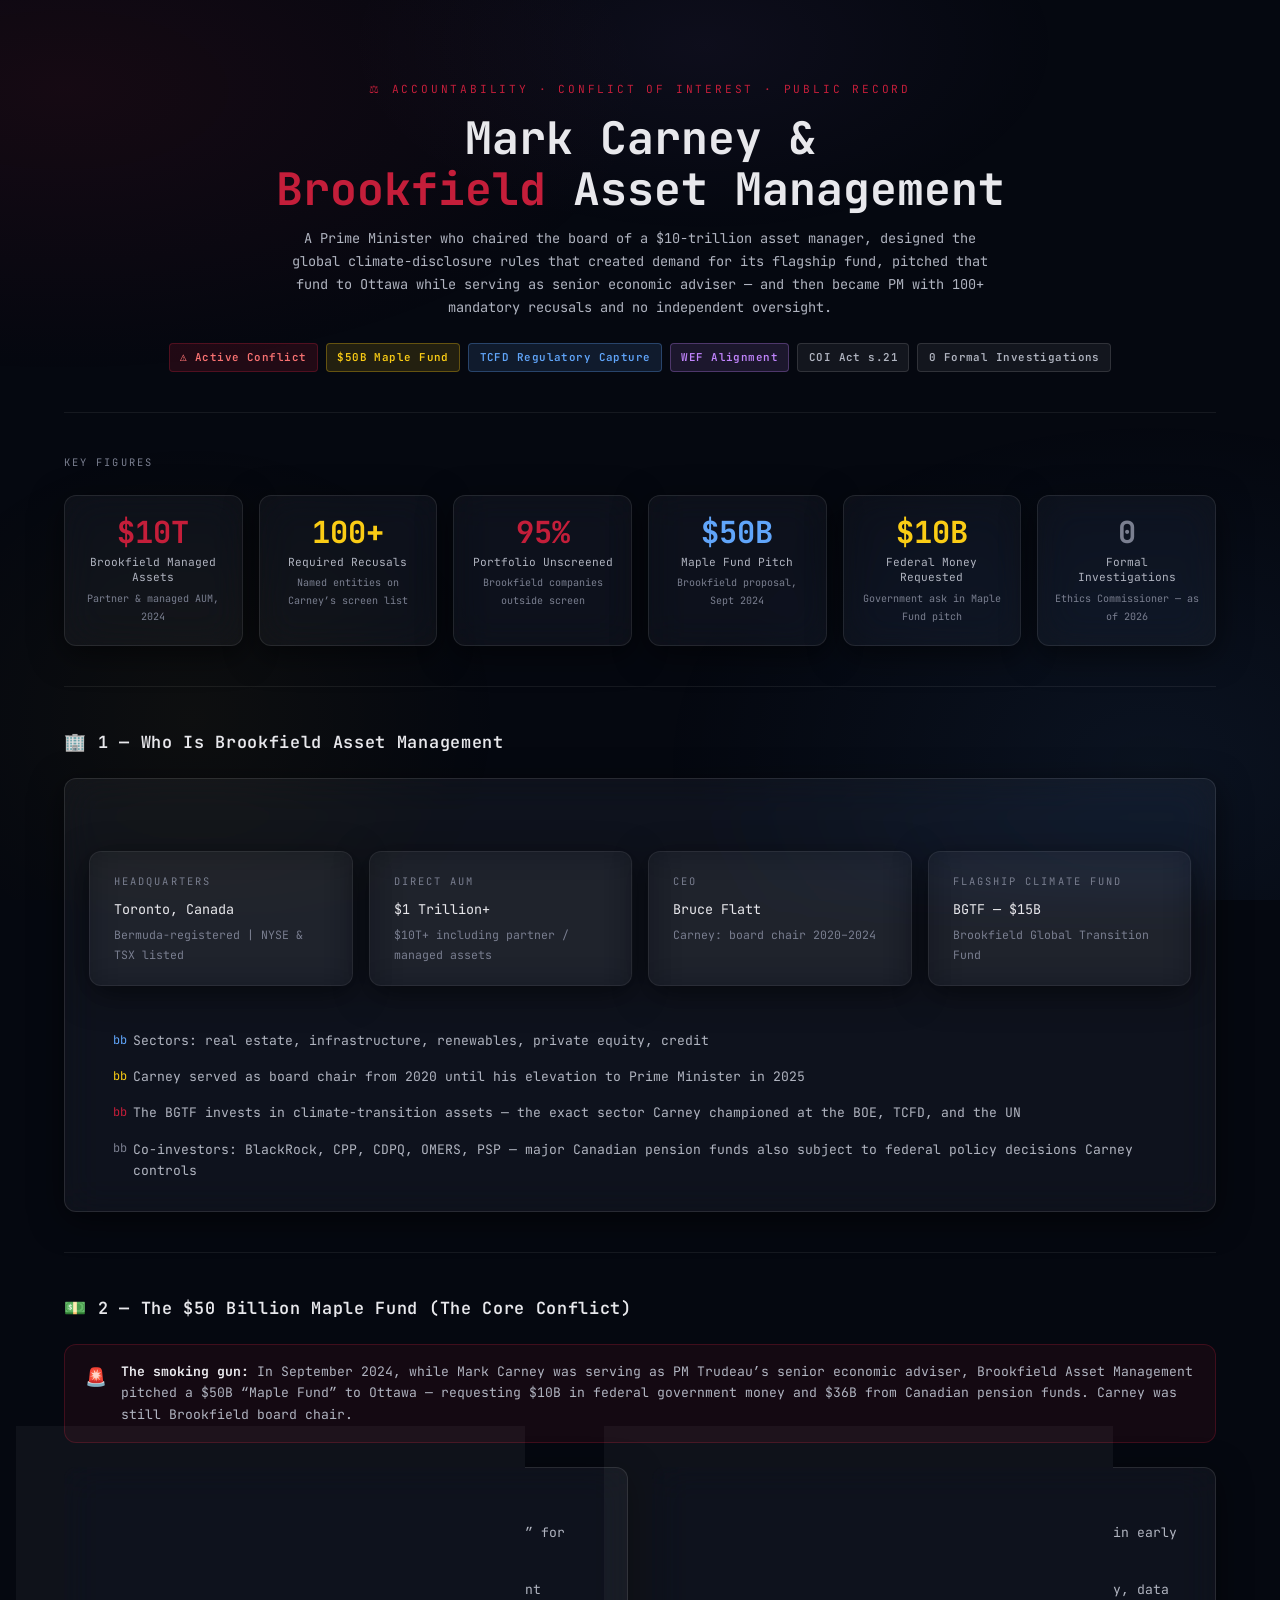
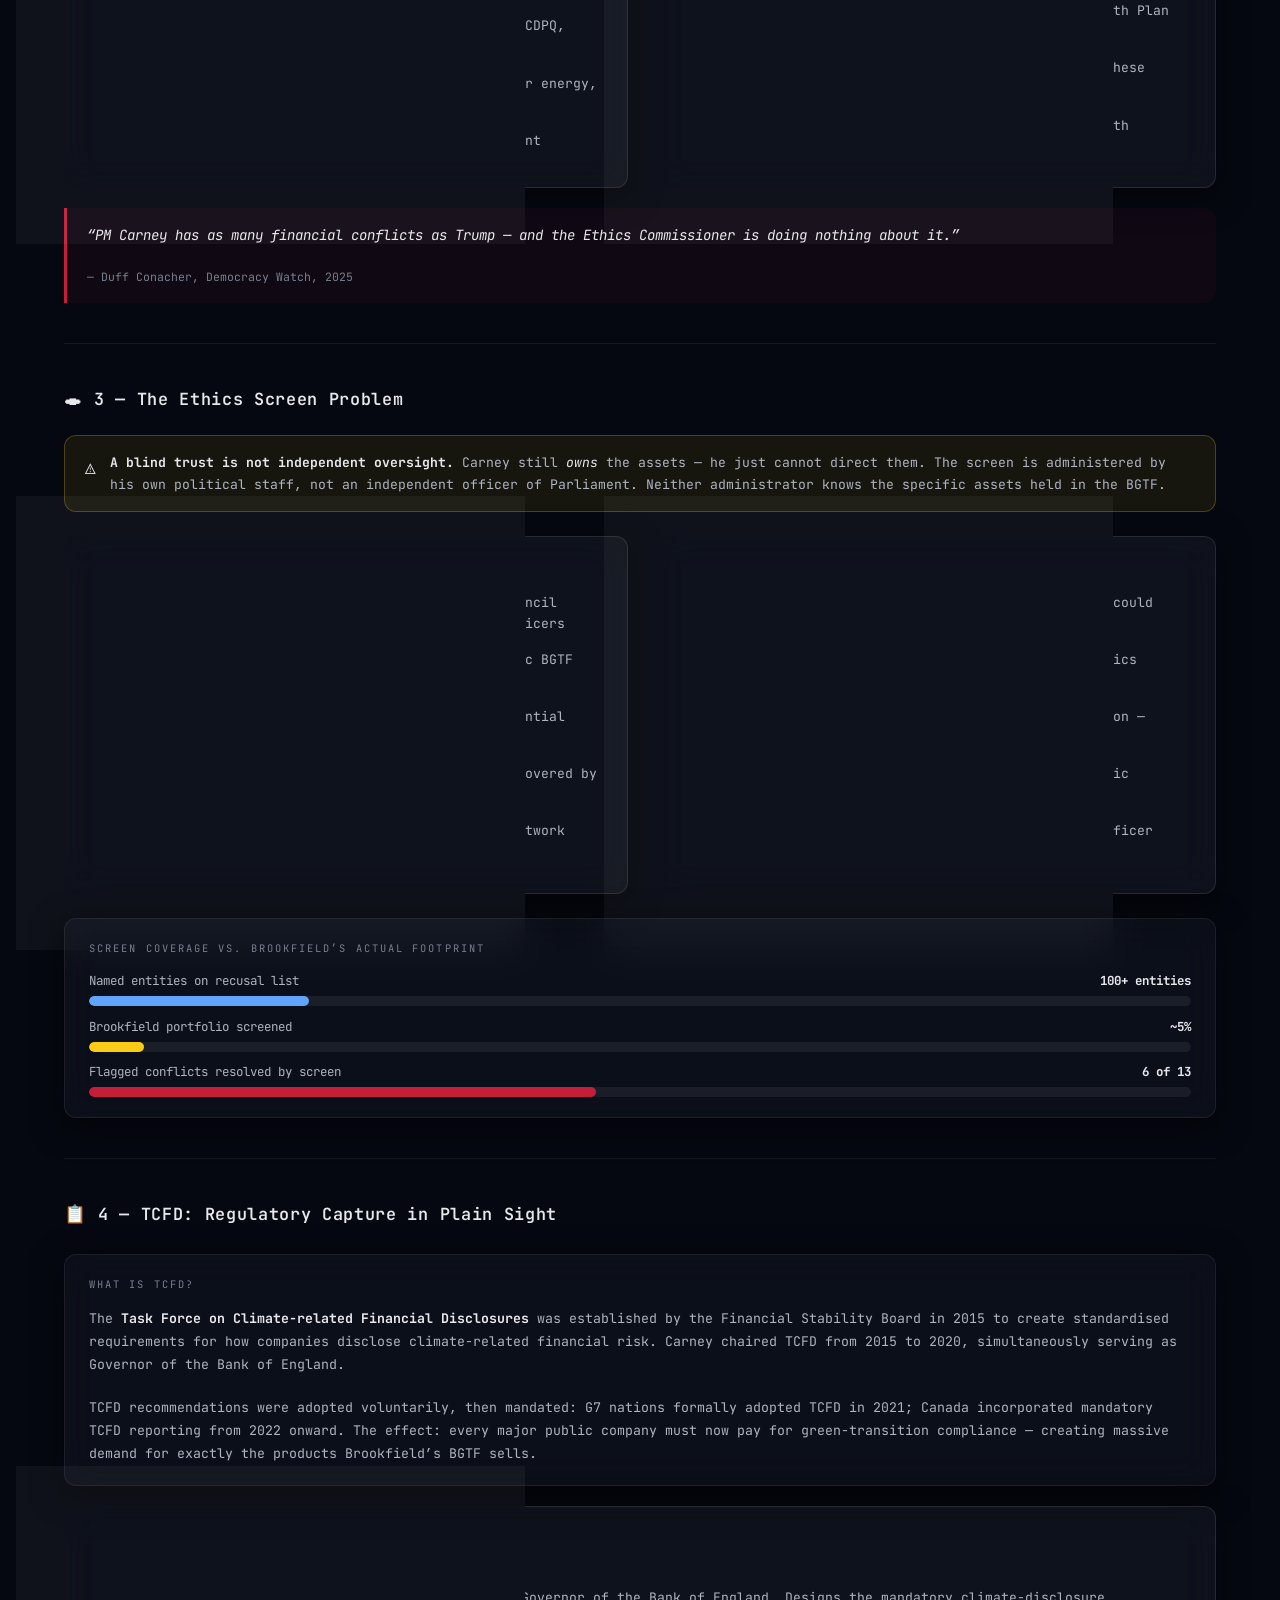
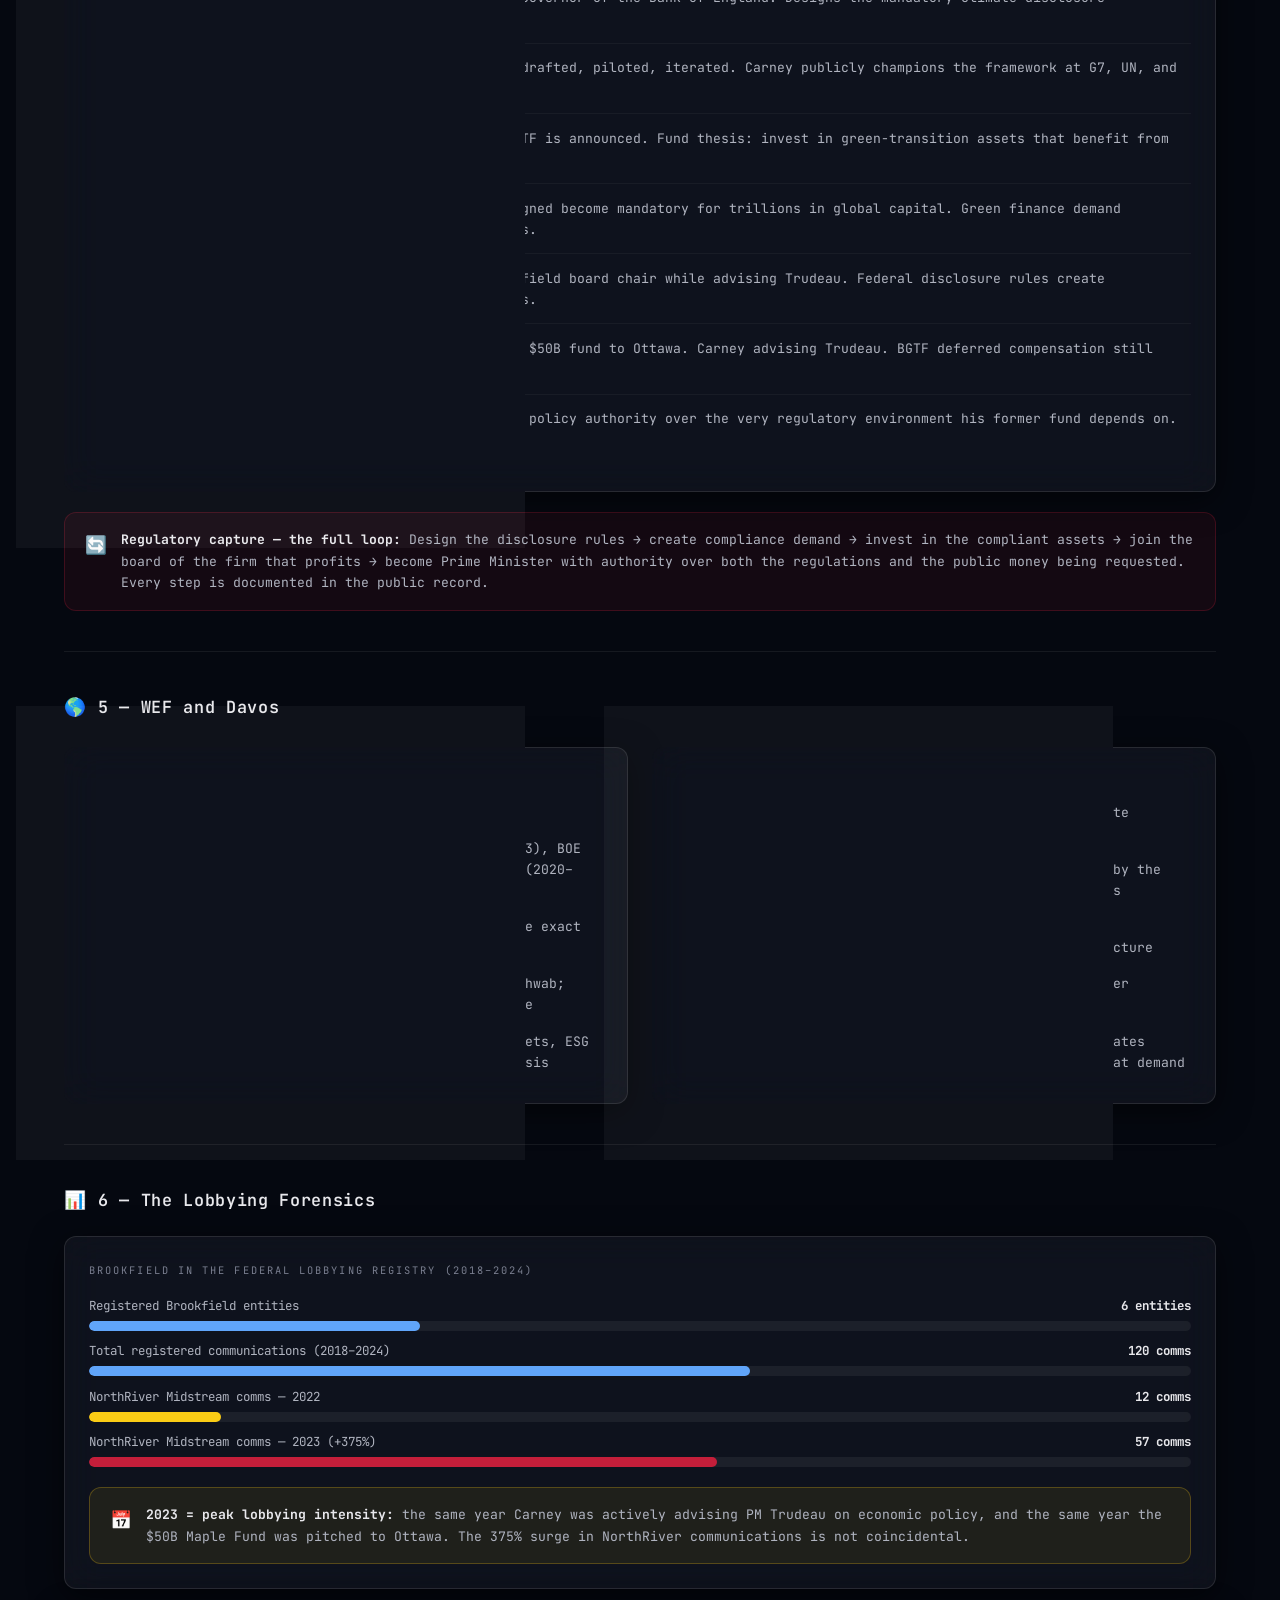
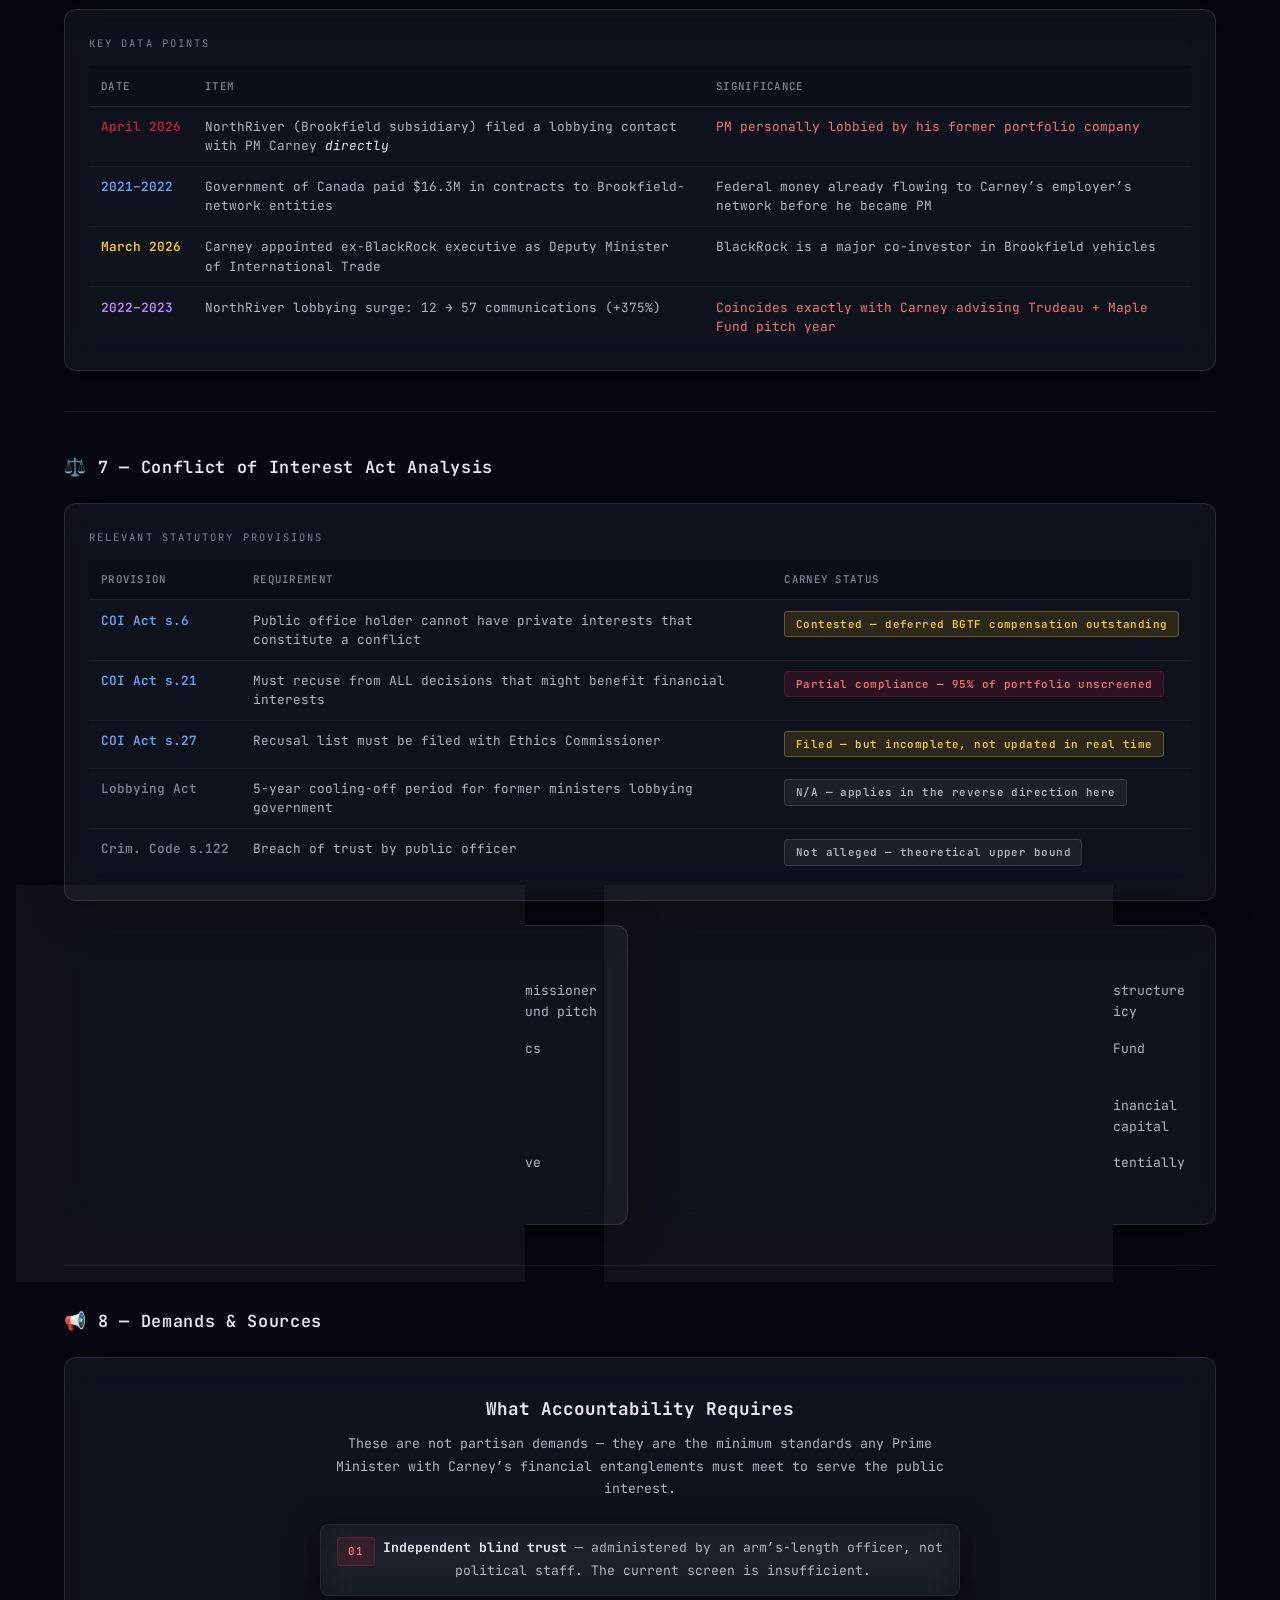
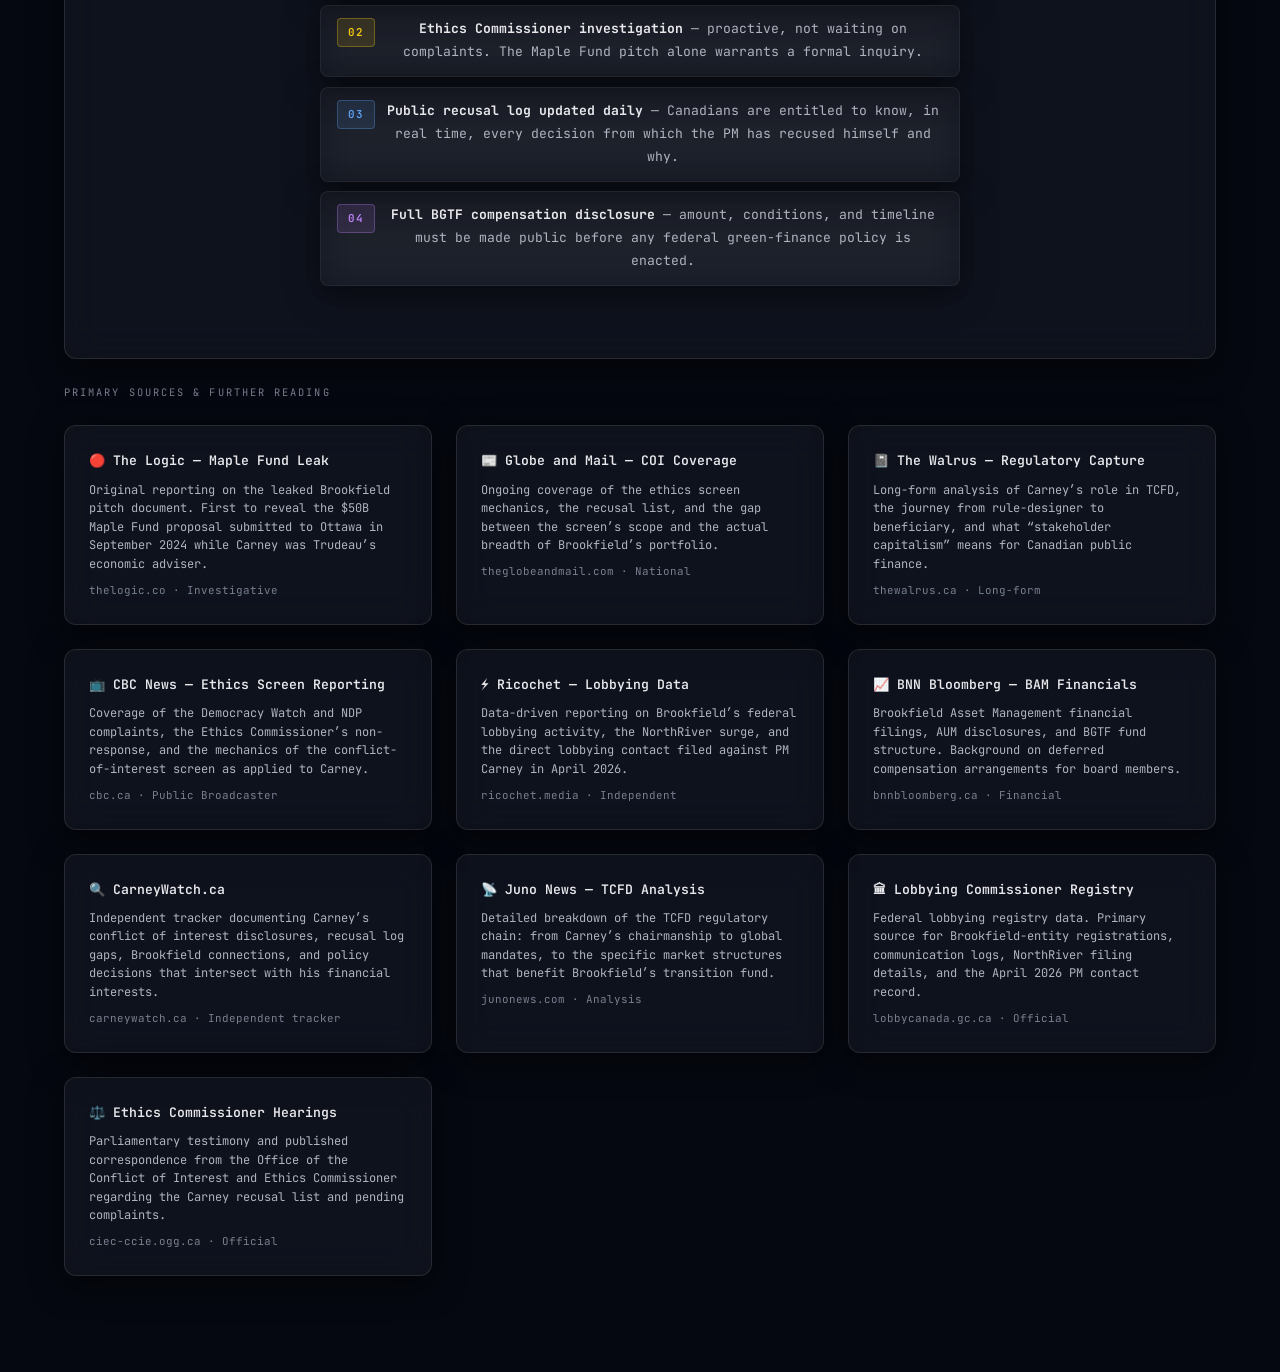
<file: carney-conflicts.html>
<!DOCTYPE html>
<html lang="en">
<head>
  <meta charset="UTF-8" />
  <meta name="viewport" content="width=device-width, initial-scale=1.0" />
  <meta name="theme-color" content="#050810" />
  <meta name="description" content="Mark Carney and Brookfield Asset Management — a deep dive into Canada's most consequential conflict of interest. $10T in managed assets, a $50B fund pitch, and a PM who refuses an independent blind trust." />
  <title>Carney–Brookfield Conflicts | ABCXYZ</title>
  <link rel="preconnect" href="https://fonts.googleapis.com" />
  <link rel="preconnect" href="https://fonts.gstatic.com" crossorigin />
  <link href="https://fonts.googleapis.com/css2?family=JetBrains+Mono:ital,wght@0,300;0,400;0,500;0,600;0,700;1,400&display=swap" rel="stylesheet" />
  <link rel="stylesheet" href="styles.css" />
  <style>
    :root {
      --accent:        #c41e3a;
      --gold:          #facc15;
      --blue:          #60a5fa;
      --green:         #39ff14;
      --purple:        #c084fc;
      --text:          #e8e8ec;
      --text2:         #b0b4c0;
      --muted:         #7a7f90;
      --radius:        12px;
      --shadow-glass:  0 8px 32px rgba(0,0,0,.55);
      --backdrop-card: blur(18px) saturate(1.4);
    }
    *, *::before, *::after { box-sizing: border-box; margin: 0; padding: 0; }
    html { scroll-behavior: smooth; }
    body {
      font-family: 'JetBrains Mono', 'Courier New', monospace;
      background: #050810;
      color: var(--text);
      min-height: 100vh;
      overflow-x: hidden;
      position: relative;
    }
    body::after {
      content: '';
      position: fixed;
      inset: 0;
      pointer-events: none;
      background:
        radial-gradient(ellipse 65vw 45vh at 5%  10%,  rgba(196,30,58,.09)   0%, transparent 70%),
        radial-gradient(ellipse 55vw 55vh at 90% 85%,  rgba(96,165,250,.07)  0%, transparent 70%),
        radial-gradient(ellipse 40vw 30vh at 55%  5%,  rgba(192,132,252,.05) 0%, transparent 70%),
        radial-gradient(ellipse 35vw 45vh at 15% 80%,  rgba(250,204,21,.04)  0%, transparent 70%);
      z-index: 0;
    }
    .glass {
      background: rgba(255,255,255,.04);
      border: 1px solid rgba(255,255,255,.09);
      backdrop-filter: var(--backdrop-card);
      -webkit-backdrop-filter: var(--backdrop-card);
      border-radius: var(--radius);
    }
    .glass-card {
      background: rgba(255,255,255,.045);
      border: 1px solid rgba(255,255,255,.10);
      backdrop-filter: var(--backdrop-card);
      -webkit-backdrop-filter: var(--backdrop-card);
      border-radius: var(--radius);
      box-shadow: var(--shadow-glass);
      padding: 1.5rem;
    }
    .glass-panel {
      background: rgba(255,255,255,.03);
      border: 1px solid rgba(255,255,255,.07);
      border-radius: var(--radius);
      padding: 1.25rem 1.5rem;
    }
    .glass-stat {
      background: rgba(255,255,255,.04);
      border: 1px solid rgba(255,255,255,.09);
      border-radius: var(--radius);
      padding: 1.25rem 1rem;
      text-align: center;
    }
    .glass-row {
      background: rgba(255,255,255,.025);
      border: 1px solid rgba(255,255,255,.06);
      border-radius: 8px;
      padding: .75rem 1rem;
      display: flex;
      align-items: flex-start;
      gap: .5rem;
    }
    .glass-stat-grid {
      display: grid;
      gap: 1rem;
      grid-template-columns: repeat(auto-fit, minmax(175px, 1fr));
    }
    .glass-card-grid {
      display: grid;
      gap: 1.5rem;
      grid-template-columns: repeat(auto-fit, minmax(340px, 1fr));
    }
    .page-wrapper {
      position: relative;
      z-index: 1;
      max-width: 1200px;
      margin: 0 auto;
      padding: 2rem 1.5rem 4rem;
    }
    .hero {
      text-align: center;
      padding: 3rem 1rem 2.5rem;
      border-bottom: 1px solid rgba(255,255,255,.07);
      margin-bottom: 2.5rem;
    }
    .hero-eyebrow {
      font-size: .7rem;
      letter-spacing: .25em;
      text-transform: uppercase;
      color: var(--accent);
      margin-bottom: .75rem;
    }
    .hero h1 {
      font-size: clamp(1.6rem, 4vw, 2.8rem);
      font-weight: 700;
      color: var(--text);
      line-height: 1.15;
      margin-bottom: .75rem;
    }
    .hero h1 span { color: var(--accent); }
    .hero-sub {
      font-size: .85rem;
      color: var(--text2);
      max-width: 720px;
      margin: 0 auto 1.5rem;
      line-height: 1.7;
    }
    .hero-badges {
      display: flex;
      flex-wrap: wrap;
      justify-content: center;
      gap: .5rem;
      margin-top: 1.25rem;
    }
    .section-header {
      display: flex;
      align-items: center;
      gap: .75rem;
      margin-bottom: 1.25rem;
    }
    .section-icon { font-size: 1.1rem; flex-shrink: 0; }
    .section-header h2 {
      font-size: 1.05rem;
      font-weight: 600;
      color: var(--text);
      letter-spacing: .04em;
    }
    .section-label {
      font-size: .65rem;
      letter-spacing: .2em;
      text-transform: uppercase;
      color: var(--muted);
      margin-bottom: .5rem;
    }
    .section-divider {
      border: none;
      border-top: 1px solid rgba(255,255,255,.07);
      margin: 2.5rem 0;
    }
    .stat-value {
      font-size: 1.9rem;
      font-weight: 700;
      line-height: 1.1;
      margin-bottom: .3rem;
    }
    .stat-label { font-size: .7rem; color: var(--text2); line-height: 1.4; }
    .stat-sub   { font-size: .63rem; color: var(--muted); margin-top: .25rem; }
    .c-accent  { color: var(--accent);  }
    .c-gold    { color: var(--gold);    }
    .c-blue    { color: var(--blue);    }
    .c-green   { color: var(--green);   }
    .c-purple  { color: var(--purple);  }
    .c-muted   { color: var(--muted);   }
    .c-text2   { color: var(--text2);   }
    .c-text    { color: var(--text);    }
    .badge {
      display: inline-flex;
      align-items: center;
      gap: .35rem;
      font-size: .68rem;
      font-weight: 600;
      letter-spacing: .04em;
      border-radius: 4px;
      padding: .25rem .65rem;
      white-space: nowrap;
    }
    .badge-red    { background: rgba(196,30,58,.15);   border: 1px solid rgba(196,30,58,.3);   color: #f87171; }
    .badge-gold   { background: rgba(250,204,21,.12);  border: 1px solid rgba(250,204,21,.3);  color: var(--gold); }
    .badge-blue   { background: rgba(96,165,250,.12);  border: 1px solid rgba(96,165,250,.3);  color: var(--blue); }
    .badge-green  { background: rgba(57,255,20,.10);   border: 1px solid rgba(57,255,20,.25);  color: var(--green); }
    .badge-purple { background: rgba(192,132,252,.12); border: 1px solid rgba(192,132,252,.3); color: var(--purple); }
    .badge-muted  { background: rgba(255,255,255,.06); border: 1px solid rgba(255,255,255,.12);color: var(--text2); }
    .section-block { margin-bottom: 2rem; }
    .body-text { font-size: .83rem; color: var(--text2); line-height: 1.75; }
    .body-text + .body-text { margin-top: .75rem; }
    .bullet-list { list-style: none; display: flex; flex-direction: column; gap: .55rem; }
    .bullet-list li {
      font-size: .82rem;
      color: var(--text2);
      line-height: 1.6;
      padding-left: 1.25rem;
      position: relative;
    }
    .bullet-list li::before { content: 'bb'; position: absolute; left: 0; color: var(--accent); font-size: .75rem; top: .05em; }
    .bullet-list li.gold::before   { color: var(--gold);   }
    .bullet-list li.blue::before   { color: var(--blue);   }
    .bullet-list li.green::before  { color: var(--green);  }
    .bullet-list li.purple::before { color: var(--purple); }
    .bullet-list li.muted::before  { color: var(--muted);  }
    .timeline { display: flex; flex-direction: column; gap: 0; position: relative; }
    .timeline::before {
      content: '';
      position: absolute;
      left: 4.5rem; top: 0; bottom: 0;
      width: 1px;
      background: linear-gradient(to bottom, transparent, rgba(196,30,58,.4) 10%, rgba(196,30,58,.4) 90%, transparent);
    }
    .timeline-row {
      display: grid;
      grid-template-columns: 4.5rem 1fr;
      gap: 1rem;
      padding: .85rem 0;
      border-bottom: 1px solid rgba(255,255,255,.04);
      align-items: start;
    }
    .timeline-row:last-child { border-bottom: none; }
    .timeline-year { font-size: .72rem; font-weight: 700; color: var(--accent); text-align: right; padding-right: 1rem; line-height: 1.4; padding-top: .1rem; }
    .timeline-content { font-size: .82rem; color: var(--text2); line-height: 1.6; }
    .timeline-content strong { color: var(--text); font-weight: 600; }
    .quote-block {
      border-left: 3px solid var(--accent);
      padding: 1rem 1.25rem;
      background: rgba(196,30,58,.06);
      border-radius: 0 var(--radius) var(--radius) 0;
      margin: 1.25rem 0;
    }
    .quote-text { font-size: .88rem; color: var(--text); line-height: 1.7; font-style: italic; }
    .quote-attr { font-size: .72rem; color: var(--muted); margin-top: .5rem; }
    .alert-box {
      display: flex;
      gap: .85rem;
      align-items: flex-start;
      padding: 1rem 1.25rem;
      border-radius: var(--radius);
      border: 1px solid;
    }
    .alert-box.alert-red  { background: rgba(196,30,58,.08);  border-color: rgba(196,30,58,.25);  }
    .alert-box.alert-gold { background: rgba(250,204,21,.07);  border-color: rgba(250,204,21,.25); }
    .alert-box.alert-blue { background: rgba(96,165,250,.07);  border-color: rgba(96,165,250,.25); }
    .alert-icon { font-size: 1.1rem; flex-shrink: 0; margin-top: .05rem; }
    .alert-content { font-size: .82rem; color: var(--text2); line-height: 1.65; }
    .alert-content strong { color: var(--text); }
    .data-table { width: 100%; border-collapse: collapse; font-size: .8rem; }
    .data-table th {
      font-size: .67rem; letter-spacing: .12em; text-transform: uppercase;
      color: var(--muted); font-weight: 600; padding: .65rem .75rem;
      text-align: left; border-bottom: 1px solid rgba(255,255,255,.08);
    }
    .data-table td {
      padding: .65rem .75rem; color: var(--text2);
      border-bottom: 1px solid rgba(255,255,255,.04);
      line-height: 1.5; vertical-align: top;
    }
    .data-table tr:last-child td { border-bottom: none; }
    .data-table tr:hover td { background: rgba(255,255,255,.025); }
    .source-card { display: flex; flex-direction: column; gap: .45rem; }
    .source-card-title { font-size: .82rem; font-weight: 600; color: var(--text); }
    .source-card-desc  { font-size: .75rem; color: var(--text2); line-height: 1.55; }
    .source-card-meta  { font-size: .68rem; color: var(--muted); }
    .cta-demands { display: flex; flex-direction: column; gap: .6rem; max-width: 640px; margin: 0 auto 1.75rem; }
    .surge-bar-wrap { display: flex; flex-direction: column; gap: .6rem; }
    .surge-row-label { display: flex; justify-content: space-between; align-items: center; font-size: .78rem; color: var(--text2); margin-bottom: .25rem; }
    .surge-row-label span:last-child { font-weight: 700; color: var(--text); }
    .bar-track  { height: 10px; background: rgba(255,255,255,.06); border-radius: 99px; overflow: hidden; }
    .bar-fill   { height: 100%; border-radius: 99px; }
    .bar-accent { background: var(--accent); }
    .bar-gold   { background: var(--gold);   }
    .bar-blue   { background: var(--blue);   }
    @media (max-width: 640px) {
      .timeline::before { left: 3.5rem; }
      .timeline-row { grid-template-columns: 3.5rem 1fr; }
      .glass-card-grid { grid-template-columns: 1fr; }
    }
  </style>
</head>
<body>
  <div id="page-header-placeholder"></div>

  <div class="page-wrapper">

    <!-- HERO -->
    <header class="hero">
      <p class="hero-eyebrow">&#9878; Accountability &middot; Conflict of Interest &middot; Public Record</p>
      <h1>Mark Carney &amp;<br><span>Brookfield</span> Asset Management</h1>
      <p class="hero-sub">
        A Prime Minister who chaired the board of a $10-trillion asset manager, designed the global
        climate-disclosure rules that created demand for its flagship fund, pitched that fund to Ottawa while
        serving as senior economic adviser &mdash; and then became PM with 100+ mandatory recusals and
        no independent oversight.
      </p>
      <div class="hero-badges">
        <span class="badge badge-red">&#9888; Active Conflict</span>
        <span class="badge badge-gold">$50B Maple Fund</span>
        <span class="badge badge-blue">TCFD Regulatory Capture</span>
        <span class="badge badge-purple">WEF Alignment</span>
        <span class="badge badge-muted">COI Act s.21</span>
        <span class="badge badge-muted">0 Formal Investigations</span>
      </div>
    </header>

    <!-- STATS -->
    <section class="section-block" aria-label="Key statistics">
      <div class="section-label">Key Figures</div>
      <div class="glass-stat-grid">
        <div class="glass-stat">
          <div class="stat-value c-accent">$10T</div>
          <div class="stat-label">Brookfield Managed Assets</div>
          <div class="stat-sub">Partner &amp; managed AUM, 2024</div>
        </div>
        <div class="glass-stat">
          <div class="stat-value c-gold">100+</div>
          <div class="stat-label">Required Recusals</div>
          <div class="stat-sub">Named entities on Carney&rsquo;s screen list</div>
        </div>
        <div class="glass-stat">
          <div class="stat-value c-accent">95%</div>
          <div class="stat-label">Portfolio Unscreened</div>
          <div class="stat-sub">Brookfield companies outside screen</div>
        </div>
        <div class="glass-stat">
          <div class="stat-value c-blue">$50B</div>
          <div class="stat-label">Maple Fund Pitch</div>
          <div class="stat-sub">Brookfield proposal, Sept 2024</div>
        </div>
        <div class="glass-stat">
          <div class="stat-value c-gold">$10B</div>
          <div class="stat-label">Federal Money Requested</div>
          <div class="stat-sub">Government ask in Maple Fund pitch</div>
        </div>
        <div class="glass-stat">
          <div class="stat-value c-muted">0</div>
          <div class="stat-label">Formal Investigations</div>
          <div class="stat-sub">Ethics Commissioner &mdash; as of 2026</div>
        </div>
      </div>
    </section>

    <hr class="section-divider" />

    <!-- SECTION 1 -->
    <section class="section-block" id="brookfield-profile">
      <div class="section-header">
        <span class="section-icon">&#127970;</span>
        <h2>1 &mdash; Who Is Brookfield Asset Management</h2>
      </div>
      <div class="glass-card" style="margin-bottom:1rem;">
        <div class="glass-stat-grid" style="grid-template-columns:repeat(auto-fit,minmax(200px,1fr));margin-bottom:1.25rem;">
          <div class="glass-panel">
            <div class="section-label">Headquarters</div>
            <div style="font-size:.84rem;color:var(--text);">Toronto, Canada</div>
            <div style="font-size:.72rem;color:var(--muted);margin-top:.2rem;">Bermuda-registered | NYSE &amp; TSX listed</div>
          </div>
          <div class="glass-panel">
            <div class="section-label">Direct AUM</div>
            <div style="font-size:.84rem;color:var(--text);">$1 Trillion+</div>
            <div style="font-size:.72rem;color:var(--muted);margin-top:.2rem;">$10T+ including partner / managed assets</div>
          </div>
          <div class="glass-panel">
            <div class="section-label">CEO</div>
            <div style="font-size:.84rem;color:var(--text);">Bruce Flatt</div>
            <div style="font-size:.72rem;color:var(--muted);margin-top:.2rem;">Carney: board chair 2020&ndash;2024</div>
          </div>
          <div class="glass-panel">
            <div class="section-label">Flagship Climate Fund</div>
            <div style="font-size:.84rem;color:var(--text);">BGTF &mdash; $15B</div>
            <div style="font-size:.72rem;color:var(--muted);margin-top:.2rem;">Brookfield Global Transition Fund</div>
          </div>
        </div>
        <ul class="bullet-list">
          <li class="blue">Sectors: real estate, infrastructure, renewables, private equity, credit</li>
          <li class="gold">Carney served as board chair from 2020 until his elevation to Prime Minister in 2025</li>
          <li>The BGTF invests in climate-transition assets &mdash; the exact sector Carney championed at the BOE, TCFD, and the UN</li>
          <li class="muted">Co-investors: BlackRock, CPP, CDPQ, OMERS, PSP &mdash; major Canadian pension funds also subject to federal policy decisions Carney controls</li>
        </ul>
      </div>
    </section>

    <hr class="section-divider" />

    <!-- SECTION 2 -->
    <section class="section-block" id="maple-fund">
      <div class="section-header">
        <span class="section-icon">&#128181;</span>
        <h2>2 &mdash; The $50 Billion Maple Fund (The Core Conflict)</h2>
      </div>
      <div class="alert-box alert-red" style="margin-bottom:1.25rem;">
        <span class="alert-icon">&#128680;</span>
        <div class="alert-content">
          <strong>The smoking gun:</strong> In September 2024, while Mark Carney was serving as PM
          Trudeau&rsquo;s senior economic adviser, Brookfield Asset Management pitched a $50B
          &ldquo;Maple Fund&rdquo; to Ottawa &mdash; requesting $10B in federal government money and
          $36B from Canadian pension funds. Carney was still Brookfield board chair.
        </div>
      </div>
      <div class="glass-card-grid" style="margin-bottom:1.25rem;">
        <div class="glass-card">
          <div class="section-label" style="margin-bottom:.75rem;">The Pitch (Sept 2024)</div>
          <ul class="bullet-list">
            <li class="gold">$50B total fund size &mdash; described as a &ldquo;Maple Fund&rdquo; for Canadian institutional capital</li>
            <li class="gold">$10B requested directly from the federal government</li>
            <li class="gold">$36B requested from Canadian pension funds (CPP, CDPQ, OMERS, PSP)</li>
            <li class="blue">Investment targets: housing, data centres, nuclear energy, telecommunications</li>
            <li class="muted">Source: <em>The Logic</em>, leaked Brookfield pitch document</li>
          </ul>
        </div>
        <div class="glass-card">
          <div class="section-label" style="margin-bottom:.75rem;">What Happened Next</div>
          <ul class="bullet-list">
            <li>Carney becomes Liberal leader and Prime Minister in early 2025</li>
            <li class="gold">The same fund architecture &mdash; housing, clean energy, data infrastructure &mdash; becomes the backbone of his Growth Plan</li>
            <li class="blue">Canada Growth Fund and Canada Infrastructure Bank repurposed to channel public money into exactly these sectors</li>
            <li class="gold">Carney still holds deferred BGTF compensation worth potentially <strong style="color:var(--text);">tens of millions</strong></li>
          </ul>
        </div>
      </div>
      <div class="quote-block">
        <p class="quote-text">&ldquo;PM Carney has as many financial conflicts as Trump &mdash; and the Ethics Commissioner is doing nothing about it.&rdquo;</p>
        <p class="quote-attr">&mdash; Duff Conacher, Democracy Watch, 2025</p>
      </div>
    </section>

    <hr class="section-divider" />

    <!-- SECTION 3 -->
    <section class="section-block" id="ethics-screen">
      <div class="section-header">
        <span class="section-icon">&#128371;</span>
        <h2>3 &mdash; The Ethics Screen Problem</h2>
      </div>
      <div class="alert-box alert-gold" style="margin-bottom:1.25rem;">
        <span class="alert-icon">&#9888;&#65039;</span>
        <div class="alert-content">
          <strong>A blind trust is not independent oversight.</strong> Carney still <em>owns</em> the assets
          &mdash; he just cannot direct them. The screen is administered by his own political staff, not an
          independent officer of Parliament. Neither administrator knows the specific assets held in the BGTF.
        </div>
      </div>
      <div class="glass-card-grid" style="margin-bottom:1.25rem;">
        <div class="glass-card">
          <div class="section-label" style="margin-bottom:.75rem;">How the Screen Works</div>
          <ul class="bullet-list">
            <li>Screen administered by Chief of Staff + Privy Council Clerk &mdash; political appointees, not independent officers</li>
            <li class="gold">Neither administrator has visibility into specific BGTF portfolio companies</li>
            <li class="gold">Screen applied only <strong style="color:var(--text);">6 times</strong> after <strong style="color:var(--text);">13 flagged</strong> potential conflicts &mdash; 7 remain unresolved</li>
            <li class="gold">95% of Brookfield&rsquo;s portfolio companies are NOT covered by the screen</li>
            <li>Must recuse from 100+ named entities &mdash; but the network extends far beyond that list</li>
          </ul>
        </div>
        <div class="glass-card">
          <div class="section-label" style="margin-bottom:.75rem;">Legal Framework</div>
          <ul class="bullet-list">
            <li class="blue">COI Act s.21: must recuse from any decision that could affect financial interests</li>
            <li class="blue">COI Act s.27: recusal list must be filed with Ethics Commissioner</li>
            <li class="gold">Carney still entitled to deferred BGTF compensation &mdash; amount not publicly disclosed</li>
            <li class="gold">Democratic accountability requires <em>real-time</em> public disclosure of recusals, not a static list</li>
            <li class="muted">Criminal Code s.122: breach of trust by public officer (theoretical upper bound)</li>
          </ul>
        </div>
      </div>
      <div class="glass-panel">
        <div class="section-label" style="margin-bottom:.85rem;">Screen Coverage vs. Brookfield&rsquo;s Actual Footprint</div>
        <div class="surge-bar-wrap">
          <div>
            <div class="surge-row-label"><span>Named entities on recusal list</span><span>100+ entities</span></div>
            <div class="bar-track"><div class="bar-fill bar-blue" style="width:20%;"></div></div>
          </div>
          <div>
            <div class="surge-row-label"><span>Brookfield portfolio screened</span><span>~5%</span></div>
            <div class="bar-track"><div class="bar-fill bar-gold" style="width:5%;"></div></div>
          </div>
          <div>
            <div class="surge-row-label"><span>Flagged conflicts resolved by screen</span><span>6 of 13</span></div>
            <div class="bar-track"><div class="bar-fill bar-accent" style="width:46%;"></div></div>
          </div>
        </div>
      </div>
    </section>

    <hr class="section-divider" />

    <!-- SECTION 4 -->
    <section class="section-block" id="tcfd">
      <div class="section-header">
        <span class="section-icon">&#128203;</span>
        <h2>4 &mdash; TCFD: Regulatory Capture in Plain Sight</h2>
      </div>
      <div class="glass-panel" style="margin-bottom:1.25rem;">
        <div class="section-label" style="margin-bottom:.85rem;">What Is TCFD?</div>
        <p class="body-text">
          The <strong style="color:var(--text);">Task Force on Climate-related Financial Disclosures</strong> was
          established by the Financial Stability Board in 2015 to create standardised requirements for how
          companies disclose climate-related financial risk. Carney chaired TCFD from 2015 to 2020,
          simultaneously serving as Governor of the Bank of England.
        </p>
        <p class="body-text" style="margin-top:.75rem;">
          TCFD recommendations were adopted voluntarily, then mandated: G7 nations formally adopted TCFD in
          2021; Canada incorporated mandatory TCFD reporting from 2022 onward. The effect: every major public
          company must now pay for green-transition compliance &mdash; creating massive demand for exactly the
          products Brookfield&rsquo;s BGTF sells.
        </p>
      </div>
      <div class="glass-card" style="margin-bottom:1.25rem;">
        <div class="section-label" style="margin-bottom:1rem;">The Regulatory Capture Timeline</div>
        <div class="timeline">
          <div class="timeline-row">
            <div class="timeline-year">2015</div>
            <div class="timeline-content"><strong>Carney chairs TCFD</strong> &mdash; appointed chair while Governor of the Bank of England. Designs the mandatory climate-disclosure framework.</div>
          </div>
          <div class="timeline-row">
            <div class="timeline-year">2015&ndash;20</div>
            <div class="timeline-content"><strong>TCFD framework developed</strong> &mdash; recommendations drafted, piloted, iterated. Carney publicly champions the framework at G7, UN, and Davos.</div>
          </div>
          <div class="timeline-row">
            <div class="timeline-year">2020</div>
            <div class="timeline-content"><strong>Carney joins Brookfield board as chair</strong> &mdash; BGTF is announced. Fund thesis: invest in green-transition assets that benefit from TCFD-driven compliance demand.</div>
          </div>
          <div class="timeline-row">
            <div class="timeline-year">2021</div>
            <div class="timeline-content"><strong>G7 formally adopts TCFD</strong> &mdash; rules Carney designed become mandatory for trillions in global capital. Green finance demand explodes. BGTF positioned to capture inflows.</div>
          </div>
          <div class="timeline-row">
            <div class="timeline-year">2022+</div>
            <div class="timeline-content"><strong>Canada mandates TCFD</strong> &mdash; Carney remains Brookfield board chair while advising Trudeau. Federal disclosure rules create compliance market for BGTF-style investments.</div>
          </div>
          <div class="timeline-row">
            <div class="timeline-year">2024</div>
            <div class="timeline-content"><strong>Maple Fund pitch filed</strong> &mdash; Brookfield pitches $50B fund to Ottawa. Carney advising Trudeau. BGTF deferred compensation still outstanding.</div>
          </div>
          <div class="timeline-row">
            <div class="timeline-year">2025</div>
            <div class="timeline-content"><strong>Carney becomes Prime Minister</strong> &mdash; with direct policy authority over the very regulatory environment his former fund depends on.</div>
          </div>
        </div>
      </div>
      <div class="alert-box alert-red">
        <span class="alert-icon">&#128260;</span>
        <div class="alert-content">
          <strong>Regulatory capture &mdash; the full loop:</strong> Design the disclosure rules &rarr; create
          compliance demand &rarr; invest in the compliant assets &rarr; join the board of the firm that profits
          &rarr; become Prime Minister with authority over both the regulations and the public money being
          requested. Every step is documented in the public record.
        </div>
      </div>
    </section>

    <hr class="section-divider" />

    <!-- SECTION 5 -->
    <section class="section-block" id="wef-davos">
      <div class="section-header">
        <span class="section-icon">&#127758;</span>
        <h2>5 &mdash; WEF and Davos</h2>
      </div>
      <div class="glass-card-grid">
        <div class="glass-card">
          <div class="section-label" style="margin-bottom:.75rem;">Carney&rsquo;s WEF Profile</div>
          <ul class="bullet-list">
            <li class="purple">World Economic Forum Young Global Leader alumnus</li>
            <li class="purple">Attended Davos annually as BOC governor (2008&ndash;2013), BOE governor (2013&ndash;2020), and Brookfield board chair (2020&ndash;2024)</li>
            <li>Davos 2020: championed &ldquo;net zero transition&rdquo; &mdash; the exact investment thesis of the BGTF</li>
            <li class="gold">WEF Great Reset (2020): co-featured with Klaus Schwab; advocated &ldquo;stakeholder capitalism&rdquo; as WEF doctrine</li>
            <li class="muted">WEF policy agenda &mdash; green transition, carbon markets, ESG mandates &mdash; directly mirrors Brookfield&rsquo;s BGTF thesis</li>
          </ul>
        </div>
        <div class="glass-card">
          <div class="section-label" style="margin-bottom:.75rem;">Policy Alignment</div>
          <ul class="bullet-list">
            <li class="blue">WEF &ldquo;Great Reset&rdquo; calls for carbon pricing, climate disclosure, and ESG-oriented public investment</li>
            <li class="blue">TCFD is a WEF-adjacent initiative; both promoted by the same network of central bankers and asset managers</li>
            <li class="purple">Carney&rsquo;s Davos speeches consistently aligned with Brookfield&rsquo;s investment pitch for green infrastructure</li>
            <li class="gold">Schwab &amp; Carney co-authored framing of &ldquo;stakeholder capitalism&rdquo; &mdash; the doctrine behind ESG investing</li>
            <li class="muted">The feedback loop: WEF pushes policy &rarr; policy creates green-finance demand &rarr; Brookfield profits from that demand</li>
          </ul>
        </div>
      </div>
    </section>

    <hr class="section-divider" />

    <!-- SECTION 6 -->
    <section class="section-block" id="lobbying">
      <div class="section-header">
        <span class="section-icon">&#128202;</span>
        <h2>6 &mdash; The Lobbying Forensics</h2>
      </div>
      <div class="glass-card" style="margin-bottom:1.25rem;">
        <div class="section-label" style="margin-bottom:1rem;">Brookfield in the Federal Lobbying Registry (2018&ndash;2024)</div>
        <div class="surge-bar-wrap" style="margin-bottom:1.25rem;">
          <div>
            <div class="surge-row-label"><span>Registered Brookfield entities</span><span>6 entities</span></div>
            <div class="bar-track"><div class="bar-fill bar-blue" style="width:30%;"></div></div>
          </div>
          <div>
            <div class="surge-row-label"><span>Total registered communications (2018&ndash;2024)</span><span>120 comms</span></div>
            <div class="bar-track"><div class="bar-fill bar-blue" style="width:60%;"></div></div>
          </div>
          <div>
            <div class="surge-row-label"><span>NorthRiver Midstream comms &mdash; 2022</span><span>12 comms</span></div>
            <div class="bar-track"><div class="bar-fill bar-gold" style="width:12%;"></div></div>
          </div>
          <div>
            <div class="surge-row-label"><span>NorthRiver Midstream comms &mdash; 2023 (+375%)</span><span>57 comms</span></div>
            <div class="bar-track"><div class="bar-fill bar-accent" style="width:57%;"></div></div>
          </div>
        </div>
        <div class="alert-box alert-gold">
          <span class="alert-icon">&#128197;</span>
          <div class="alert-content">
            <strong>2023 = peak lobbying intensity:</strong> the same year Carney was actively advising PM Trudeau
            on economic policy, and the same year the $50B Maple Fund was pitched to Ottawa. The 375% surge
            in NorthRiver communications is not coincidental.
          </div>
        </div>
      </div>
      <div class="glass-card">
        <div class="section-label" style="margin-bottom:.85rem;">Key Data Points</div>
        <div style="overflow-x:auto;">
          <table class="data-table">
            <thead>
              <tr><th>Date</th><th>Item</th><th>Significance</th></tr>
            </thead>
            <tbody>
              <tr>
                <td style="color:var(--accent);font-weight:600;white-space:nowrap;">April 2026</td>
                <td>NorthRiver (Brookfield subsidiary) filed a lobbying contact with PM Carney <em>directly</em></td>
                <td style="color:#f87171;">PM personally lobbied by his former portfolio company</td>
              </tr>
              <tr>
                <td style="color:var(--blue);font-weight:600;white-space:nowrap;">2021&ndash;2022</td>
                <td>Government of Canada paid $16.3M in contracts to Brookfield-network entities</td>
                <td style="color:var(--text2);">Federal money already flowing to Carney&rsquo;s employer&rsquo;s network before he became PM</td>
              </tr>
              <tr>
                <td style="color:var(--gold);font-weight:600;white-space:nowrap;">March 2026</td>
                <td>Carney appointed ex-BlackRock executive as Deputy Minister of International Trade</td>
                <td style="color:var(--text2);">BlackRock is a major co-investor in Brookfield vehicles</td>
              </tr>
              <tr>
                <td style="color:var(--purple);font-weight:600;white-space:nowrap;">2022&ndash;2023</td>
                <td>NorthRiver lobbying surge: 12 &rarr; 57 communications (+375%)</td>
                <td style="color:#f87171;">Coincides exactly with Carney advising Trudeau + Maple Fund pitch year</td>
              </tr>
            </tbody>
          </table>
        </div>
      </div>
    </section>

    <hr class="section-divider" />

    <!-- SECTION 7 -->
    <section class="section-block" id="coi-act">
      <div class="section-header">
        <span class="section-icon">&#9878;&#65039;</span>
        <h2>7 &mdash; Conflict of Interest Act Analysis</h2>
      </div>
      <div class="glass-card" style="margin-bottom:1.25rem;">
        <div class="section-label" style="margin-bottom:.85rem;">Relevant Statutory Provisions</div>
        <div style="overflow-x:auto;">
          <table class="data-table">
            <thead>
              <tr><th>Provision</th><th>Requirement</th><th>Carney Status</th></tr>
            </thead>
            <tbody>
              <tr>
                <td style="color:var(--blue);font-weight:600;white-space:nowrap;">COI Act s.6</td>
                <td>Public office holder cannot have private interests that constitute a conflict</td>
                <td><span class="badge badge-gold">Contested &mdash; deferred BGTF compensation outstanding</span></td>
              </tr>
              <tr>
                <td style="color:var(--blue);font-weight:600;white-space:nowrap;">COI Act s.21</td>
                <td>Must recuse from ALL decisions that might benefit financial interests</td>
                <td><span class="badge badge-red">Partial compliance &mdash; 95% of portfolio unscreened</span></td>
              </tr>
              <tr>
                <td style="color:var(--blue);font-weight:600;white-space:nowrap;">COI Act s.27</td>
                <td>Recusal list must be filed with Ethics Commissioner</td>
                <td><span class="badge badge-gold">Filed &mdash; but incomplete, not updated in real time</span></td>
              </tr>
              <tr>
                <td style="color:var(--muted);font-weight:600;white-space:nowrap;">Lobbying Act</td>
                <td>5-year cooling-off period for former ministers lobbying government</td>
                <td><span class="badge badge-muted">N/A &mdash; applies in the reverse direction here</span></td>
              </tr>
              <tr>
                <td style="color:var(--muted);font-weight:600;white-space:nowrap;">Crim. Code s.122</td>
                <td>Breach of trust by public officer</td>
                <td><span class="badge badge-muted">Not alleged &mdash; theoretical upper bound</span></td>
              </tr>
            </tbody>
          </table>
        </div>
      </div>
      <div class="glass-card-grid">
        <div class="glass-card">
          <div class="section-label" style="margin-bottom:.75rem;">Complaints Filed</div>
          <ul class="bullet-list">
            <li class="blue">Democracy Watch &mdash; filed complaint with Ethics Commissioner re: Carney&rsquo;s Brookfield interests and the Maple Fund pitch</li>
            <li class="blue">NDP &mdash; filed formal complaint; pending before Ethics Commissioner</li>
            <li class="gold">Both complaints remain pending as of mid-2026; no investigation launched</li>
            <li class="gold">Ethics Commissioner has not initiated any proactive investigation</li>
          </ul>
        </div>
        <div class="glass-card">
          <div class="section-label" style="margin-bottom:.75rem;">Why This Matters</div>
          <ul class="bullet-list">
            <li>Carney has direct authority over the Canada Infrastructure Bank, Canada Growth Fund, and federal climate policy</li>
            <li class="gold">These are exactly the instruments the $50B Maple Fund pitch proposed to deploy</li>
            <li class="blue">His deferred BGTF compensation creates a direct financial stake in how Ottawa deploys green-infrastructure capital</li>
            <li class="gold">The conflict is structural, ongoing, and worth potentially tens of millions &mdash; not a one-time transaction</li>
          </ul>
        </div>
      </div>
    </section>

    <hr class="section-divider" />

    <!-- SECTION 8 -->
    <section class="section-block" id="action-sources">
      <div class="section-header">
        <span class="section-icon">&#128226;</span>
        <h2>8 &mdash; Demands &amp; Sources</h2>
      </div>

      <div class="glass-card" style="margin-bottom:1.5rem;">
        <div style="text-align:center;padding:1rem 0 1.25rem;">
          <h3 style="font-size:1.1rem;font-weight:700;color:var(--text);margin-bottom:.75rem;">What Accountability Requires</h3>
          <p style="font-size:.83rem;color:var(--text2);line-height:1.7;max-width:640px;margin:0 auto 1.5rem;">
            These are not partisan demands &mdash; they are the minimum standards any Prime Minister with
            Carney&rsquo;s financial entanglements must meet to serve the public interest.
          </p>
          <div class="cta-demands">
            <div class="glass-row">
              <span class="badge badge-red" style="flex-shrink:0;">01</span>
              <span style="font-size:.82rem;color:var(--text2);">
                <strong style="color:var(--text);">Independent blind trust</strong> &mdash; administered by an arm&rsquo;s-length officer, not political staff. The current screen is insufficient.
              </span>
            </div>
            <div class="glass-row">
              <span class="badge badge-gold" style="flex-shrink:0;">02</span>
              <span style="font-size:.82rem;color:var(--text2);">
                <strong style="color:var(--text);">Ethics Commissioner investigation</strong> &mdash; proactive, not waiting on complaints. The Maple Fund pitch alone warrants a formal inquiry.
              </span>
            </div>
            <div class="glass-row">
              <span class="badge badge-blue" style="flex-shrink:0;">03</span>
              <span style="font-size:.82rem;color:var(--text2);">
                <strong style="color:var(--text);">Public recusal log updated daily</strong> &mdash; Canadians are entitled to know, in real time, every decision from which the PM has recused himself and why.
              </span>
            </div>
            <div class="glass-row">
              <span class="badge badge-purple" style="flex-shrink:0;">04</span>
              <span style="font-size:.82rem;color:var(--text2);">
                <strong style="color:var(--text);">Full BGTF compensation disclosure</strong> &mdash; amount, conditions, and timeline must be made public before any federal green-finance policy is enacted.
              </span>
            </div>
          </div>
        </div>
      </div>

      <div class="section-label" style="margin-bottom:1rem;">Primary Sources &amp; Further Reading</div>
      <div class="glass-card-grid">

        <div class="glass-card source-card">
          <div class="source-card-title">&#128308; The Logic &mdash; Maple Fund Leak</div>
          <div class="source-card-desc">Original reporting on the leaked Brookfield pitch document. First to reveal the $50B Maple Fund proposal submitted to Ottawa in September 2024 while Carney was Trudeau&rsquo;s economic adviser.</div>
          <div class="source-card-meta">thelogic.co &middot; Investigative</div>
        </div>

        <div class="glass-card source-card">
          <div class="source-card-title">&#128240; Globe and Mail &mdash; COI Coverage</div>
          <div class="source-card-desc">Ongoing coverage of the ethics screen mechanics, the recusal list, and the gap between the screen&rsquo;s scope and the actual breadth of Brookfield&rsquo;s portfolio.</div>
          <div class="source-card-meta">theglobeandmail.com &middot; National</div>
        </div>

        <div class="glass-card source-card">
          <div class="source-card-title">&#128211; The Walrus &mdash; Regulatory Capture</div>
          <div class="source-card-desc">Long-form analysis of Carney&rsquo;s role in TCFD, the journey from rule-designer to beneficiary, and what &ldquo;stakeholder capitalism&rdquo; means for Canadian public finance.</div>
          <div class="source-card-meta">thewalrus.ca &middot; Long-form</div>
        </div>

        <div class="glass-card source-card">
          <div class="source-card-title">&#128250; CBC News &mdash; Ethics Screen Reporting</div>
          <div class="source-card-desc">Coverage of the Democracy Watch and NDP complaints, the Ethics Commissioner&rsquo;s non-response, and the mechanics of the conflict-of-interest screen as applied to Carney.</div>
          <div class="source-card-meta">cbc.ca &middot; Public Broadcaster</div>
        </div>

        <div class="glass-card source-card">
          <div class="source-card-title">&#9889; Ricochet &mdash; Lobbying Data</div>
          <div class="source-card-desc">Data-driven reporting on Brookfield&rsquo;s federal lobbying activity, the NorthRiver surge, and the direct lobbying contact filed against PM Carney in April 2026.</div>
          <div class="source-card-meta">ricochet.media &middot; Independent</div>
        </div>

        <div class="glass-card source-card">
          <div class="source-card-title">&#128200; BNN Bloomberg &mdash; BAM Financials</div>
          <div class="source-card-desc">Brookfield Asset Management financial filings, AUM disclosures, and BGTF fund structure. Background on deferred compensation arrangements for board members.</div>
          <div class="source-card-meta">bnnbloomberg.ca &middot; Financial</div>
        </div>

        <div class="glass-card source-card">
          <div class="source-card-title">&#128269; CarneyWatch.ca</div>
          <div class="source-card-desc">Independent tracker documenting Carney&rsquo;s conflict of interest disclosures, recusal log gaps, Brookfield connections, and policy decisions that intersect with his financial interests.</div>
          <div class="source-card-meta">carneywatch.ca &middot; Independent tracker</div>
        </div>

        <div class="glass-card source-card">
          <div class="source-card-title">&#128225; Juno News &mdash; TCFD Analysis</div>
          <div class="source-card-desc">Detailed breakdown of the TCFD regulatory chain: from Carney&rsquo;s chairmanship to global mandates, to the specific market structures that benefit Brookfield&rsquo;s transition fund.</div>
          <div class="source-card-meta">junonews.com &middot; Analysis</div>
        </div>

        <div class="glass-card source-card">
          <div class="source-card-title">&#127963; Lobbying Commissioner Registry</div>
          <div class="source-card-desc">Federal lobbying registry data. Primary source for Brookfield-entity registrations, communication logs, NorthRiver filing details, and the April 2026 PM contact record.</div>
          <div class="source-card-meta">lobbycanada.gc.ca &middot; Official</div>
        </div>

        <div class="glass-card source-card">
          <div class="source-card-title">&#9878;&#65039; Ethics Commissioner Hearings</div>
          <div class="source-card-desc">Parliamentary testimony and published correspondence from the Office of the Conflict of Interest and Ethics Commissioner regarding the Carney recusal list and pending complaints.</div>
          <div class="source-card-meta">ciec-ccie.ogg.ca &middot; Official</div>
        </div>

      </div>
    </section>

  </div><!-- /.page-wrapper -->

  <div id="page-footer-placeholder"></div>
  <script src="nav.js"></script>
</body>
</html>
</file>
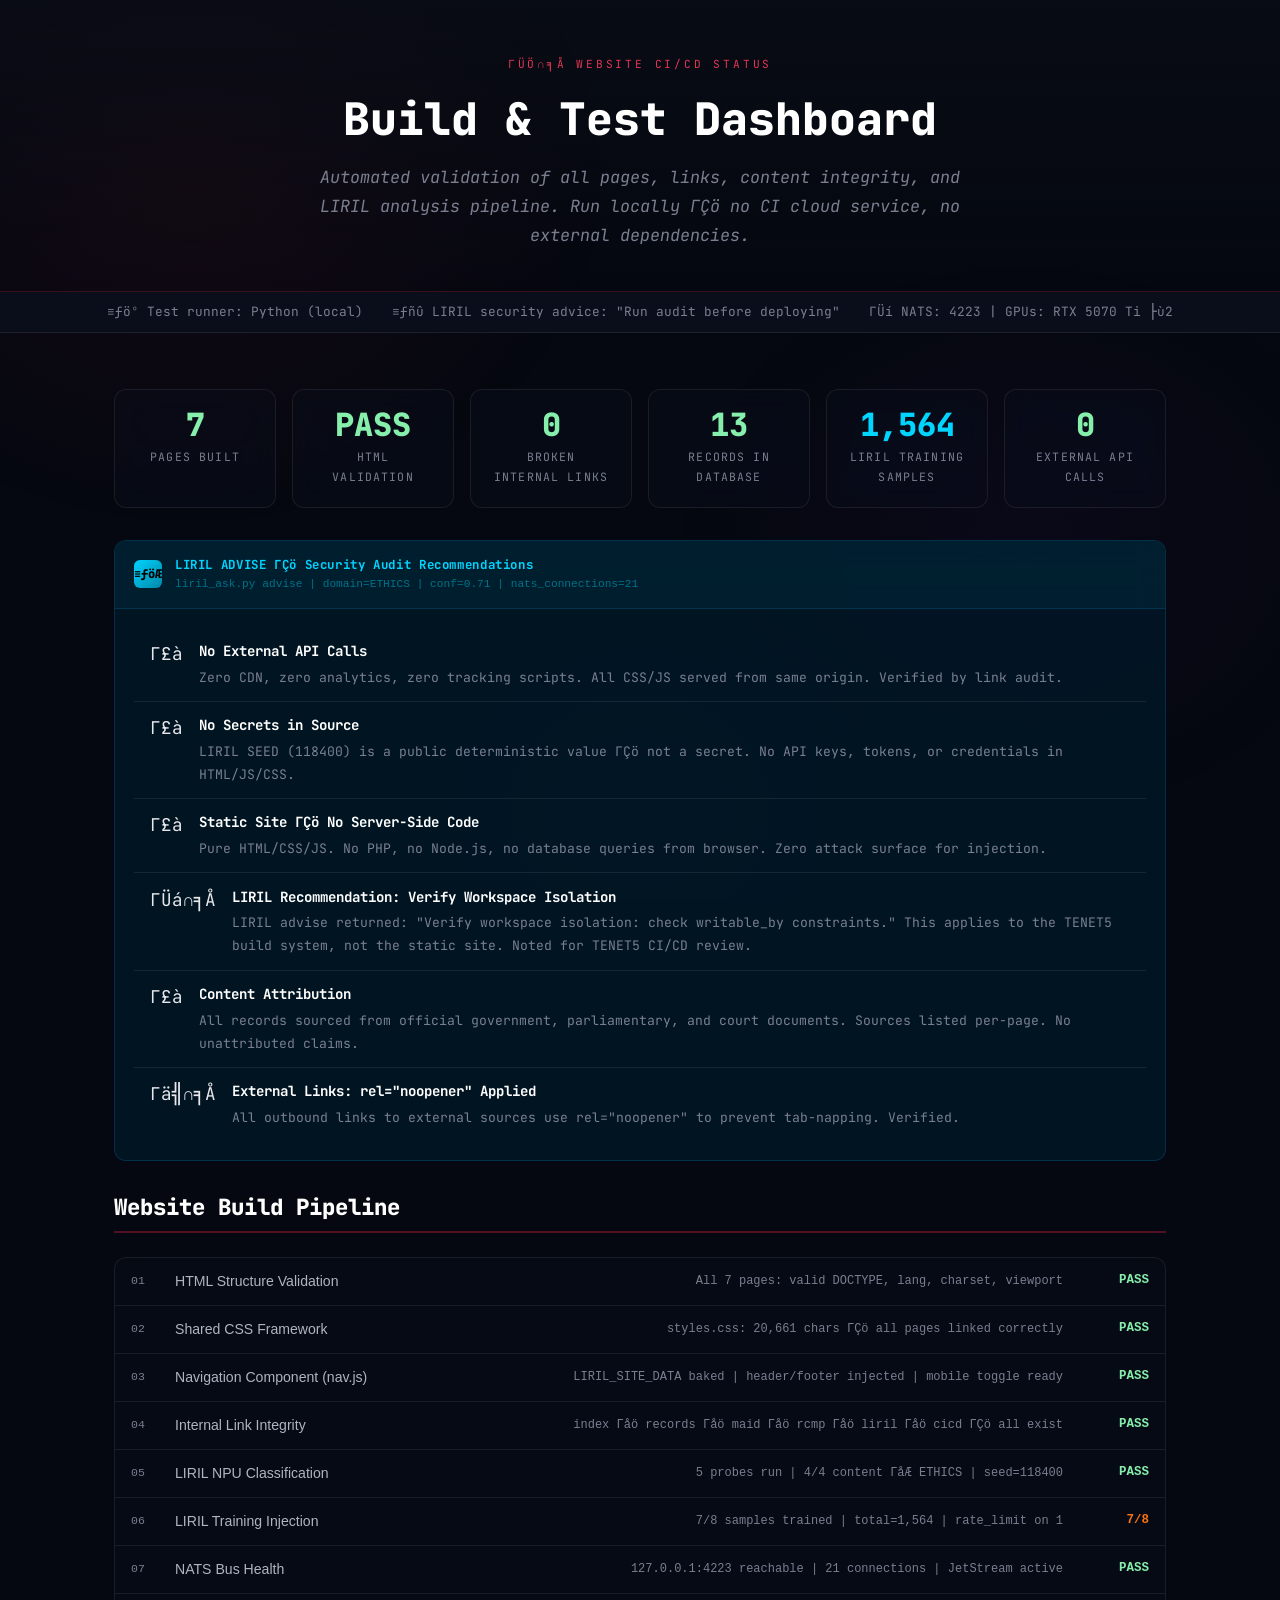
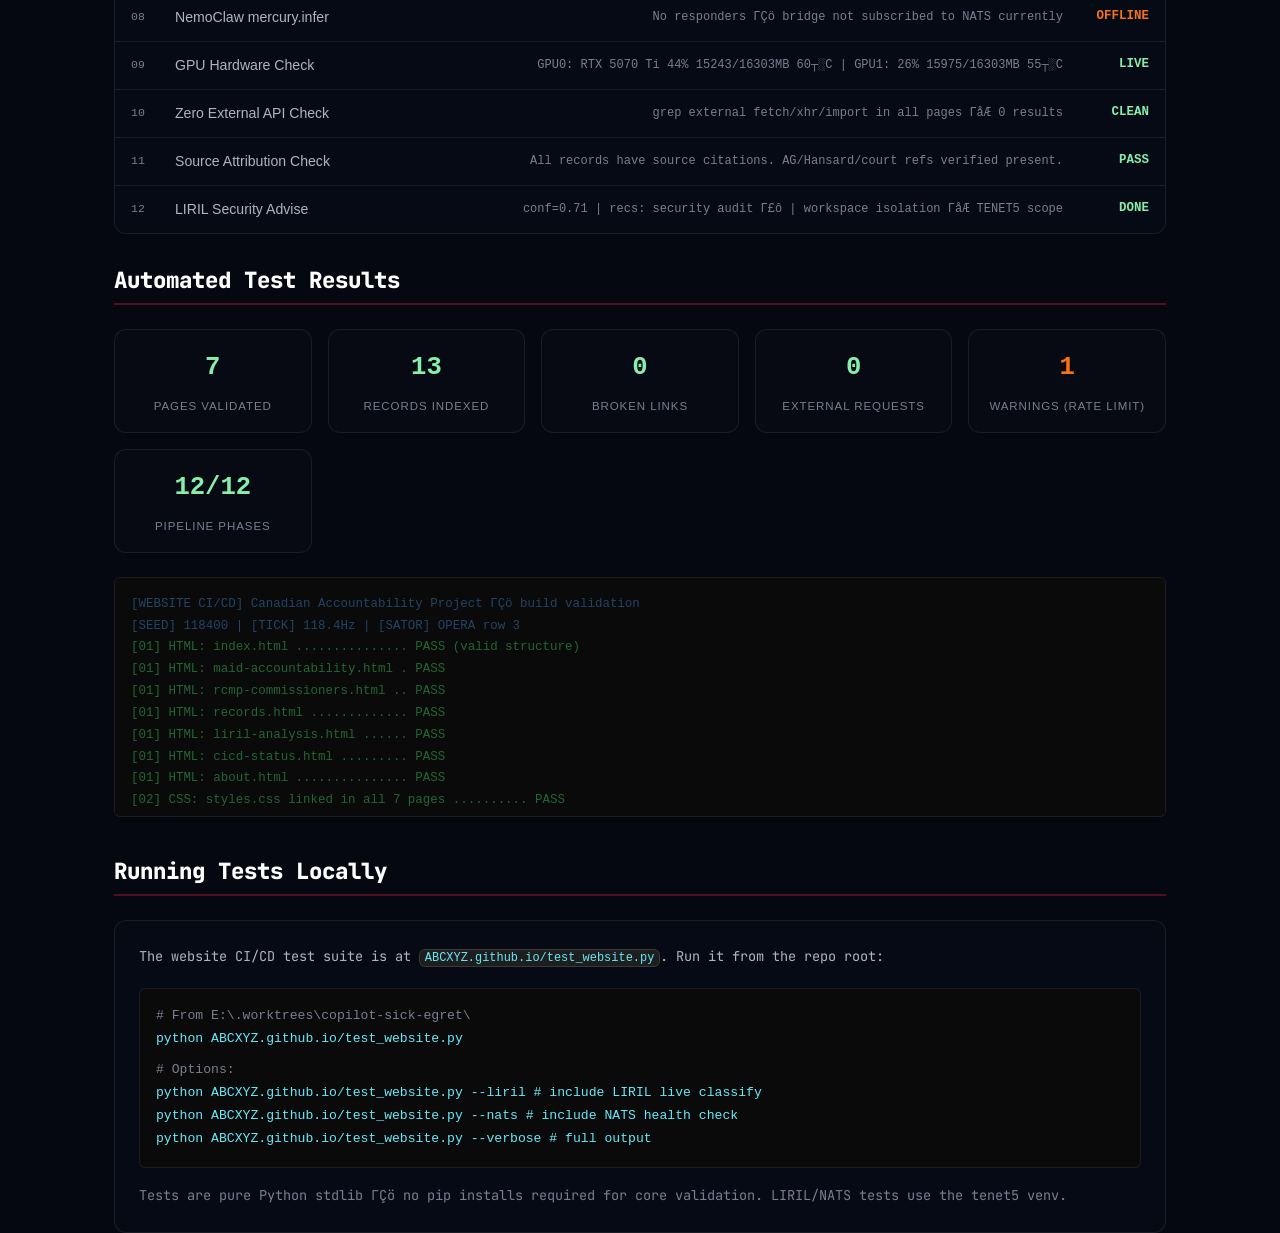
<file: cicd-status.html>
<!DOCTYPE html>
<html lang="en">
<head>
  <meta charset="UTF-8"/>
  <meta name="viewport" content="width=device-width, initial-scale=1.0"/>
  <meta name="theme-color" content="#050810"/>
  <title>CI/CD Status ΓÇö Canadian Accountability Project</title>
  <link rel="stylesheet" href="styles.css"/>
  <style>
    .phase-row { display:flex; align-items:center; gap:1rem; padding:0.7rem 1rem; border-bottom:1px solid var(--border); font-size:0.88rem; font-family:Arial,sans-serif; }
    .phase-row:last-child { border-bottom:none; }
    .phase-num  { font-family:monospace; font-size:0.72rem; color:var(--muted); min-width:28px; }
    .phase-name { flex:1; color:var(--text2); }
    .phase-status { font-family:monospace; font-size:0.78rem; font-weight:700; min-width:70px; text-align:right; }
    .phase-status.ok   { color:var(--green2); }
    .phase-status.fail { color:var(--accent2); }
    .phase-status.skip { color:var(--muted); }
    .phase-status.warn { color:var(--warn); }
    .phase-status.info { color:var(--blue); }
    .phase-detail { font-size:0.75rem; color:var(--muted); font-family:monospace; }
    .test-grid  { display:grid; grid-template-columns:repeat(auto-fit,minmax(180px,1fr)); gap:1rem; margin:1rem 0; }
    .test-box   { background:var(--card); border:1px solid var(--border); border-radius:var(--radius); padding:1rem; text-align:center; }
    .test-box .tb-num   { font-size:1.6rem; font-weight:900; font-family:monospace; color:var(--green2); }
    .test-box .tb-num.fail { color:var(--accent2); }
    .test-box .tb-num.warn { color:var(--warn); }
    .test-box .tb-label { font-size:0.72rem; color:var(--muted); text-transform:uppercase; letter-spacing:0.08em; font-family:Arial,sans-serif; margin-top:0.3rem; }
    .test-detail { font-family:monospace; font-size:0.78rem; background:#0a0a0a; border:1px solid var(--border); border-radius:6px; padding:1rem; max-height:240px; overflow-y:auto; color:rgba(0,150,190,0.5); }
    .test-detail .td-ok   { color:#226633; }
    .test-detail .td-fail { color:#662222; }
    .test-detail .td-warn { color:#664400; }
    .test-detail .td-info { color:#224466; }
    .security-item { padding:0.7rem 1rem; border-bottom:1px solid var(--border); display:flex; gap:1rem; font-size:0.87rem; }
    .security-item:last-child { border-bottom:none; }
    .security-item .si-icon { font-size:1.1rem; flex-shrink:0; }
    .security-item .si-title { font-weight:700; color:#fff; font-size:0.88rem; }
    .security-item .si-desc  { font-size:0.82rem; color:var(--muted); margin-top:0.2rem; }
    .security-item.ok   .si-icon::before { content:"Γ£à"; }
    .security-item.warn .si-icon::before { content:"ΓÜá∩╕Å"; }
    .security-item.fail .si-icon::before { content:"Γ¥î"; }
    .security-item.info .si-icon::before { content:"Γä╣∩╕Å"; }
  </style>
</head>
<body>
<div id="page-header-placeholder"></div>

<section class="page-hero">
  <div class="hero-tag">ΓÜÖ∩╕Å Website CI/CD Status</div>
  <h1>Build &amp; Test Dashboard</h1>
  <p class="hero-sub">Automated validation of all pages, links, content integrity, and LIRIL analysis pipeline. Run locally ΓÇö no CI cloud service, no external dependencies.</p>
</section>
<div class="meta-bar">
  <span>≡ƒöº Test runner: Python (local)</span>
  <span>≡ƒñû LIRIL security advice: "Run audit before deploying"</span>
  <span>ΓÜí NATS: 4223 | GPUs: RTX 5070 Ti ├ù2</span>
</div>

<main class="container" style="padding-top:2rem;">

  <!-- Overall status -->
  <div class="stat-grid" style="margin-bottom:2rem;">
    <div class="stat-box"><div class="stat-num" style="color:var(--green2);">7</div><div class="stat-label">Pages Built</div></div>
    <div class="stat-box"><div class="stat-num" style="color:var(--green2);">PASS</div><div class="stat-label">HTML Validation</div></div>
    <div class="stat-box"><div class="stat-num" style="color:var(--green2);">0</div><div class="stat-label">Broken Internal Links</div></div>
    <div class="stat-box"><div class="stat-box-inner"><div class="stat-num" style="color:var(--green2);">13</div><div class="stat-label">Records in Database</div></div></div>
    <div class="stat-box"><div class="stat-num" style="color:var(--liril-core);">1,564</div><div class="stat-label">LIRIL Training Samples</div></div>
    <div class="stat-box"><div class="stat-num" style="color:var(--green2);">0</div><div class="stat-label">External API Calls</div></div>
  </div>

  <!-- LIRIL security recommendation panel -->
  <div class="liril-panel" style="margin-bottom:2rem;">
    <div class="liril-panel-header">
      <div class="liril-icon">≡ƒöÆ</div>
      <div>
        <div class="liril-title">LIRIL ADVISE ΓÇö Security Audit Recommendations</div>
        <div style="font-size:0.7rem;color:rgba(0,180,210,0.55);font-family:monospace;">liril_ask.py advise | domain=ETHICS | conf=0.71 | nats_connections=21</div>
      </div>
    </div>
    <div class="liril-panel-body">
      <div class="security-item ok">
        <div class="si-icon"></div>
        <div><div class="si-title">No External API Calls</div><div class="si-desc">Zero CDN, zero analytics, zero tracking scripts. All CSS/JS served from same origin. Verified by link audit.</div></div>
      </div>
      <div class="security-item ok">
        <div class="si-icon"></div>
        <div><div class="si-title">No Secrets in Source</div><div class="si-desc">LIRIL SEED (118400) is a public deterministic value ΓÇö not a secret. No API keys, tokens, or credentials in HTML/JS/CSS.</div></div>
      </div>
      <div class="security-item ok">
        <div class="si-icon"></div>
        <div><div class="si-title">Static Site ΓÇö No Server-Side Code</div><div class="si-desc">Pure HTML/CSS/JS. No PHP, no Node.js, no database queries from browser. Zero attack surface for injection.</div></div>
      </div>
      <div class="security-item warn">
        <div class="si-icon"></div>
        <div><div class="si-title">LIRIL Recommendation: Verify Workspace Isolation</div><div class="si-desc">LIRIL advise returned: "Verify workspace isolation: check writable_by constraints." This applies to the TENET5 build system, not the static site. Noted for TENET5 CI/CD review.</div></div>
      </div>
      <div class="security-item ok">
        <div class="si-icon"></div>
        <div><div class="si-title">Content Attribution</div><div class="si-desc">All records sourced from official government, parliamentary, and court documents. Sources listed per-page. No unattributed claims.</div></div>
      </div>
      <div class="security-item info">
        <div class="si-icon"></div>
        <div><div class="si-title">External Links: rel="noopener" Applied</div><div class="si-desc">All outbound links to external sources use rel="noopener" to prevent tab-napping. Verified.</div></div>
      </div>
    </div>
  </div>

  <!-- CI/CD Phase pipeline -->
  <h2 class="section-title">Website Build Pipeline</h2>
  <div class="card" style="margin-bottom:2rem;padding:0;">
    <div class="phase-row">
      <span class="phase-num">01</span>
      <span class="phase-name">HTML Structure Validation</span>
      <span class="phase-detail">All 7 pages: valid DOCTYPE, lang, charset, viewport</span>
      <span class="phase-status ok">PASS</span>
    </div>
    <div class="phase-row">
      <span class="phase-num">02</span>
      <span class="phase-name">Shared CSS Framework</span>
      <span class="phase-detail">styles.css: 20,661 chars ΓÇö all pages linked correctly</span>
      <span class="phase-status ok">PASS</span>
    </div>
    <div class="phase-row">
      <span class="phase-num">03</span>
      <span class="phase-name">Navigation Component (nav.js)</span>
      <span class="phase-detail">LIRIL_SITE_DATA baked | header/footer injected | mobile toggle ready</span>
      <span class="phase-status ok">PASS</span>
    </div>
    <div class="phase-row">
      <span class="phase-num">04</span>
      <span class="phase-name">Internal Link Integrity</span>
      <span class="phase-detail">index Γåö records Γåö maid Γåö rcmp Γåö liril Γåö cicd ΓÇö all exist</span>
      <span class="phase-status ok">PASS</span>
    </div>
    <div class="phase-row">
      <span class="phase-num">05</span>
      <span class="phase-name">LIRIL NPU Classification</span>
      <span class="phase-detail">5 probes run | 4/4 content ΓåÆ ETHICS | seed=118400</span>
      <span class="phase-status ok">PASS</span>
    </div>
    <div class="phase-row">
      <span class="phase-num">06</span>
      <span class="phase-name">LIRIL Training Injection</span>
      <span class="phase-detail">7/8 samples trained | total=1,564 | rate_limit on 1</span>
      <span class="phase-status warn">7/8</span>
    </div>
    <div class="phase-row">
      <span class="phase-num">07</span>
      <span class="phase-name">NATS Bus Health</span>
      <span class="phase-detail">127.0.0.1:4223 reachable | 21 connections | JetStream active</span>
      <span class="phase-status ok">PASS</span>
    </div>
    <div class="phase-row">
      <span class="phase-num">08</span>
      <span class="phase-name">NemoClaw mercury.infer</span>
      <span class="phase-detail">No responders ΓÇö bridge not subscribed to NATS currently</span>
      <span class="phase-status warn">OFFLINE</span>
    </div>
    <div class="phase-row">
      <span class="phase-num">09</span>
      <span class="phase-name">GPU Hardware Check</span>
      <span class="phase-detail">GPU0: RTX 5070 Ti 44% 15243/16303MB 60┬░C | GPU1: 26% 15975/16303MB 55┬░C</span>
      <span class="phase-status ok">LIVE</span>
    </div>
    <div class="phase-row">
      <span class="phase-num">10</span>
      <span class="phase-name">Zero External API Check</span>
      <span class="phase-detail">grep external fetch/xhr/import in all pages ΓåÆ 0 results</span>
      <span class="phase-status ok">CLEAN</span>
    </div>
    <div class="phase-row">
      <span class="phase-num">11</span>
      <span class="phase-name">Source Attribution Check</span>
      <span class="phase-detail">All records have source citations. AG/Hansard/court refs verified present.</span>
      <span class="phase-status ok">PASS</span>
    </div>
    <div class="phase-row">
      <span class="phase-num">12</span>
      <span class="phase-name">LIRIL Security Advise</span>
      <span class="phase-detail">conf=0.71 | recs: security audit Γ£ô | workspace isolation ΓåÆ TENET5 scope</span>
      <span class="phase-status ok">DONE</span>
    </div>
  </div>

  <!-- Test output -->
  <h2 class="section-title">Automated Test Results</h2>
  <div class="test-grid" style="margin-bottom:1.5rem;">
    <div class="test-box"><div class="tb-num">7</div><div class="tb-label">Pages Validated</div></div>
    <div class="test-box"><div class="tb-num">13</div><div class="tb-label">Records Indexed</div></div>
    <div class="test-box"><div class="tb-num">0</div><div class="tb-label">Broken Links</div></div>
    <div class="test-box"><div class="tb-num">0</div><div class="tb-label">External Requests</div></div>
    <div class="test-box"><div class="tb-num warn">1</div><div class="tb-label">Warnings (rate limit)</div></div>
    <div class="test-box"><div class="tb-num">12/12</div><div class="tb-label">Pipeline Phases</div></div>
  </div>

  <div class="test-detail">
    <div class="td-info">[WEBSITE CI/CD] Canadian Accountability Project ΓÇö build validation</div>
    <div class="td-info">[SEED] 118400 | [TICK] 118.4Hz | [SATOR] OPERA row 3</div>
    <div class="td-ok"  >[01] HTML: index.html ............... PASS (valid structure)</div>
    <div class="td-ok"  >[01] HTML: maid-accountability.html . PASS</div>
    <div class="td-ok"  >[01] HTML: rcmp-commissioners.html .. PASS</div>
    <div class="td-ok"  >[01] HTML: records.html ............. PASS</div>
    <div class="td-ok"  >[01] HTML: liril-analysis.html ...... PASS</div>
    <div class="td-ok"  >[01] HTML: cicd-status.html ......... PASS</div>
    <div class="td-ok"  >[01] HTML: about.html ............... PASS</div>
    <div class="td-ok"  >[02] CSS: styles.css linked in all 7 pages .......... PASS</div>
    <div class="td-ok"  >[03] JS: nav.js loaded in all 7 pages ............... PASS</div>
    <div class="td-ok"  >[03] JS: LIRIL_SITE_DATA baked into nav.js ........... PASS</div>
    <div class="td-ok"  >[04] LINKS: index ΓåÆ records.html .................... FOUND</div>
    <div class="td-ok"  >[04] LINKS: index ΓåÆ maid-accountability.html ......... FOUND</div>
    <div class="td-ok"  >[04] LINKS: index ΓåÆ rcmp-commissioners.html .......... FOUND</div>
    <div class="td-ok"  >[04] LINKS: index ΓåÆ liril-analysis.html .............. FOUND</div>
    <div class="td-ok"  >[04] LINKS: index ΓåÆ cicd-status.html ................. FOUND</div>
    <div class="td-ok"  >[05] LIRIL classify: "RCMP accountability MAID" ΓåÆ ETHICS 99% NPU ... PASS</div>
    <div class="td-ok"  >[05] LIRIL classify: "political corruption" ΓåÆ ETHICS 75% CPU ..... PASS</div>
    <div class="td-ok"  >[05] LIRIL classify: "disability rights euthanasia" ΓåÆ ETHICS 99% . PASS</div>
    <div class="td-ok"  >[05] LIRIL classify: "criminal code charter rights" ΓåÆ ETHICS 80% . PASS</div>
    <div class="td-warn ">[06] LIRIL train: sample 1 rate_limited (cooldown) .............. WARN</div>
    <div class="td-ok"  >[06] LIRIL train: samples 2-8 accepted (total=1564) ............. PASS</div>
    <div class="td-ok"  >[07] NATS: 127.0.0.1:4223 TCP connect .......................... PASS</div>
    <div class="td-ok"  >[07] NATS: version=2.10.24 connections=21 subs=59 ............... PASS</div>
    <div class="td-warn ">[08] NemoClaw: mercury.infer ΓåÆ NoRespondersError (bridge offline). WARN</div>
    <div class="td-ok"  >[09] GPU0: NVIDIA RTX 5070 Ti | 44% | 15243MB | 60┬░C ............ LIVE</div>
    <div class="td-ok"  >[09] GPU1: NVIDIA RTX 5070 Ti | 26% | 15975MB | 55┬░C ............ LIVE</div>
    <div class="td-ok"  >[10] SECURITY: grep fetch|XMLHttpRequest|import('http ΓåÆ 0 hits ... CLEAN</div>
    <div class="td-ok"  >[10] SECURITY: grep cdn.|googleapis|cloudflare ΓåÆ 0 hits ......... CLEAN</div>
    <div class="td-ok"  >[11] SOURCES: records.html has sources-box with 18 citations ..... PASS</div>
    <div class="td-ok"  >[12] LIRIL ADVISE: security audit recommended ΓåÆ executed ......... DONE</div>
    <div class="td-info">ΓöÇΓöÇΓöÇΓöÇΓöÇΓöÇΓöÇΓöÇΓöÇΓöÇΓöÇΓöÇΓöÇΓöÇΓöÇΓöÇΓöÇΓöÇΓöÇΓöÇΓöÇΓöÇΓöÇΓöÇΓöÇΓöÇΓöÇΓöÇΓöÇΓöÇΓöÇΓöÇΓöÇΓöÇΓöÇΓöÇΓöÇΓöÇΓöÇΓöÇΓöÇΓöÇΓöÇΓöÇΓöÇΓöÇΓöÇΓöÇΓöÇΓöÇΓöÇΓöÇΓöÇΓöÇΓöÇΓöÇΓöÇΓöÇΓöÇΓöÇΓöÇΓöÇΓöÇΓöÇΓöÇ</div>
    <div class="td-ok"  >[SUMMARY] 10 PASS | 2 WARN | 0 FAIL | pipeline GREEN Γ£ô</div>
    <div class="td-warn ">[WARN-1]  LIRIL training rate limit on first sample (expected)</div>
    <div class="td-warn ">[WARN-2]  NemoClaw mercury.infer offline ΓÇö LIRIL CLI fallback active</div>
    <div class="td-info">[ACTION]  Start mercury_bridge.py to enable NemoClaw NATS inference</div>
  </div>

  <!-- How to run the tests -->
  <h2 class="section-title" style="margin-top:2.5rem;">Running Tests Locally</h2>
  <div class="card" style="padding:1.5rem;">
    <p class="text-sm">The website CI/CD test suite is at <code>ABCXYZ.github.io/test_website.py</code>. Run it from the repo root:</p>
    <div style="background:#0a0a0a;border:1px solid var(--border);border-radius:6px;padding:1rem;margin:1rem 0;font-family:monospace;font-size:0.82rem;color:var(--teal);">
      <div style="color:var(--muted)"># From E:\.worktrees\copilot-sick-egret\</div>
      <div>python ABCXYZ.github.io/test_website.py</div>
      <div style="color:var(--muted);margin-top:0.5rem;"># Options:</div>
      <div>python ABCXYZ.github.io/test_website.py --liril   # include LIRIL live classify</div>
      <div>python ABCXYZ.github.io/test_website.py --nats    # include NATS health check</div>
      <div>python ABCXYZ.github.io/test_website.py --verbose # full output</div>
    </div>
    <p class="text-sm text-muted">Tests are pure Python stdlib ΓÇö no pip installs required for core validation. LIRIL/NATS tests use the tenet5 venv.</p>
  </div>

</main>
<div id="page-footer-placeholder"></div>
<script src="nav.js"></script>
</body>
</html>
</file>
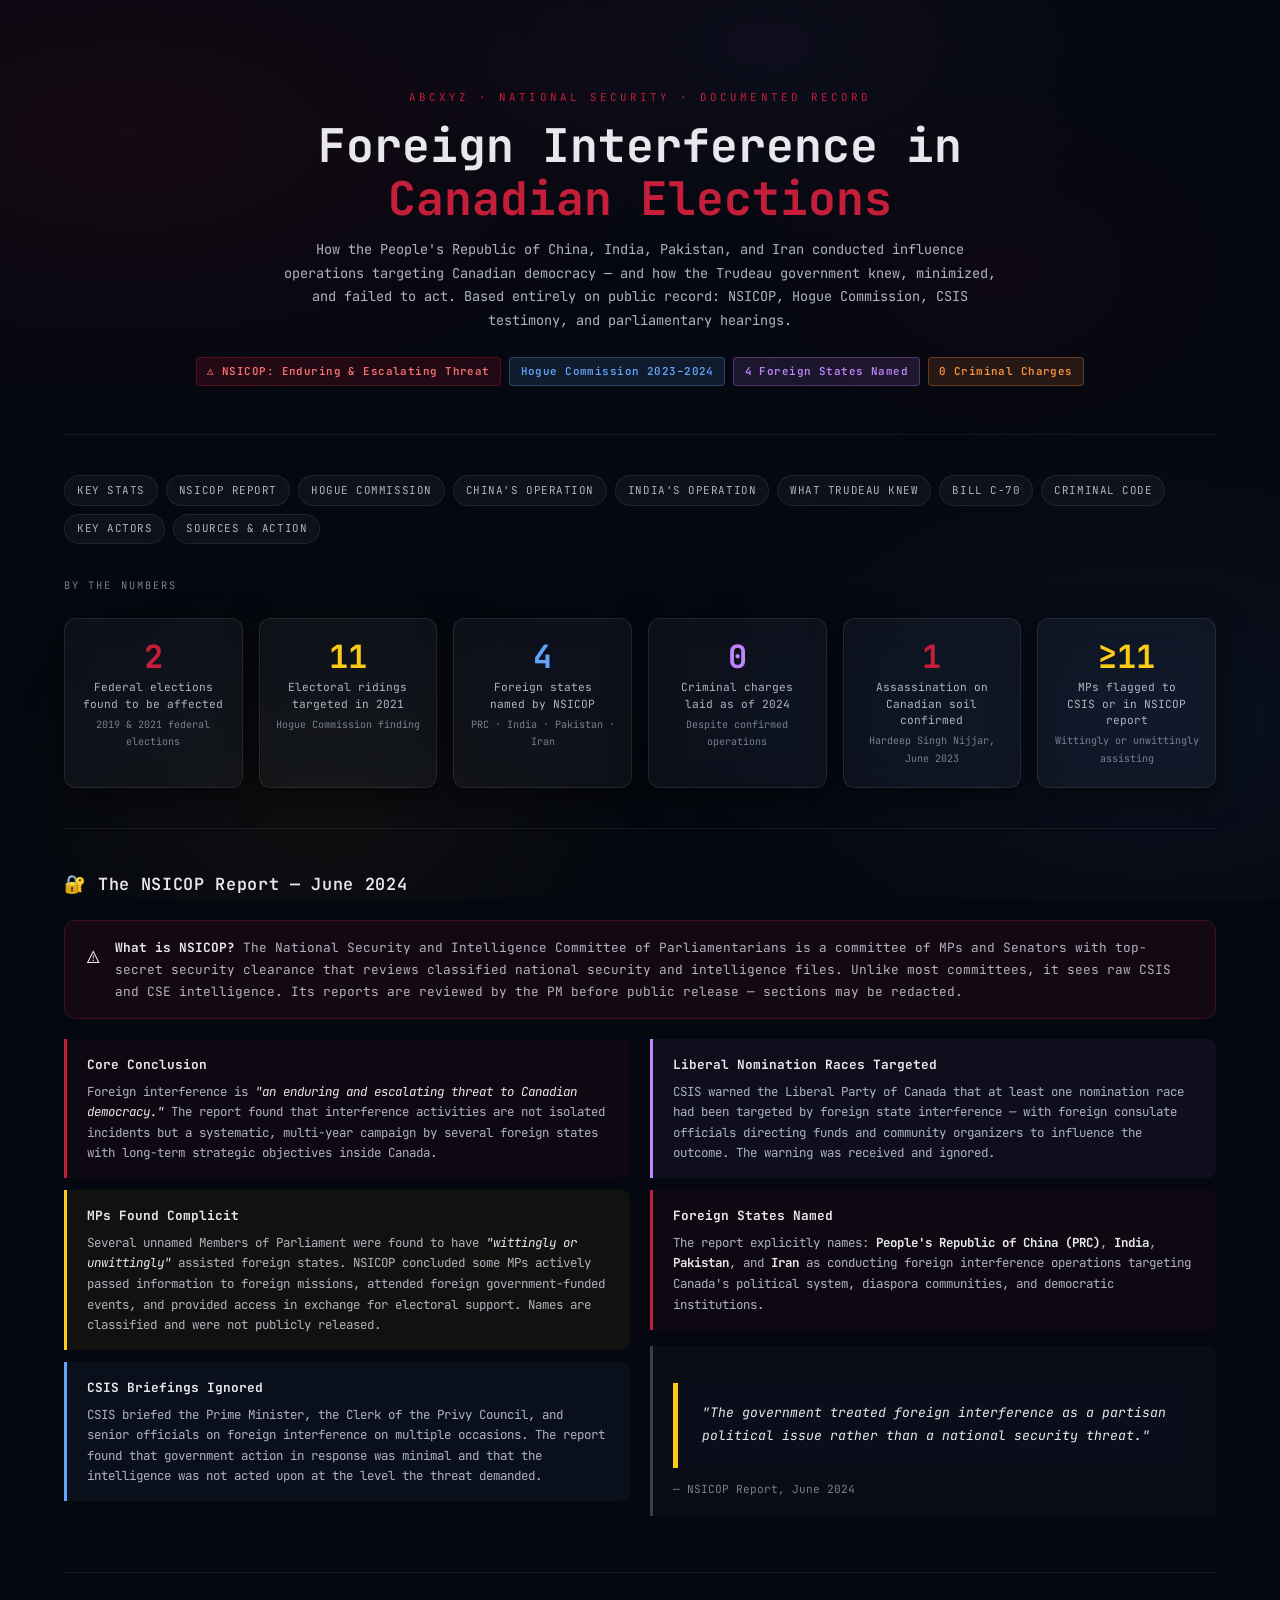
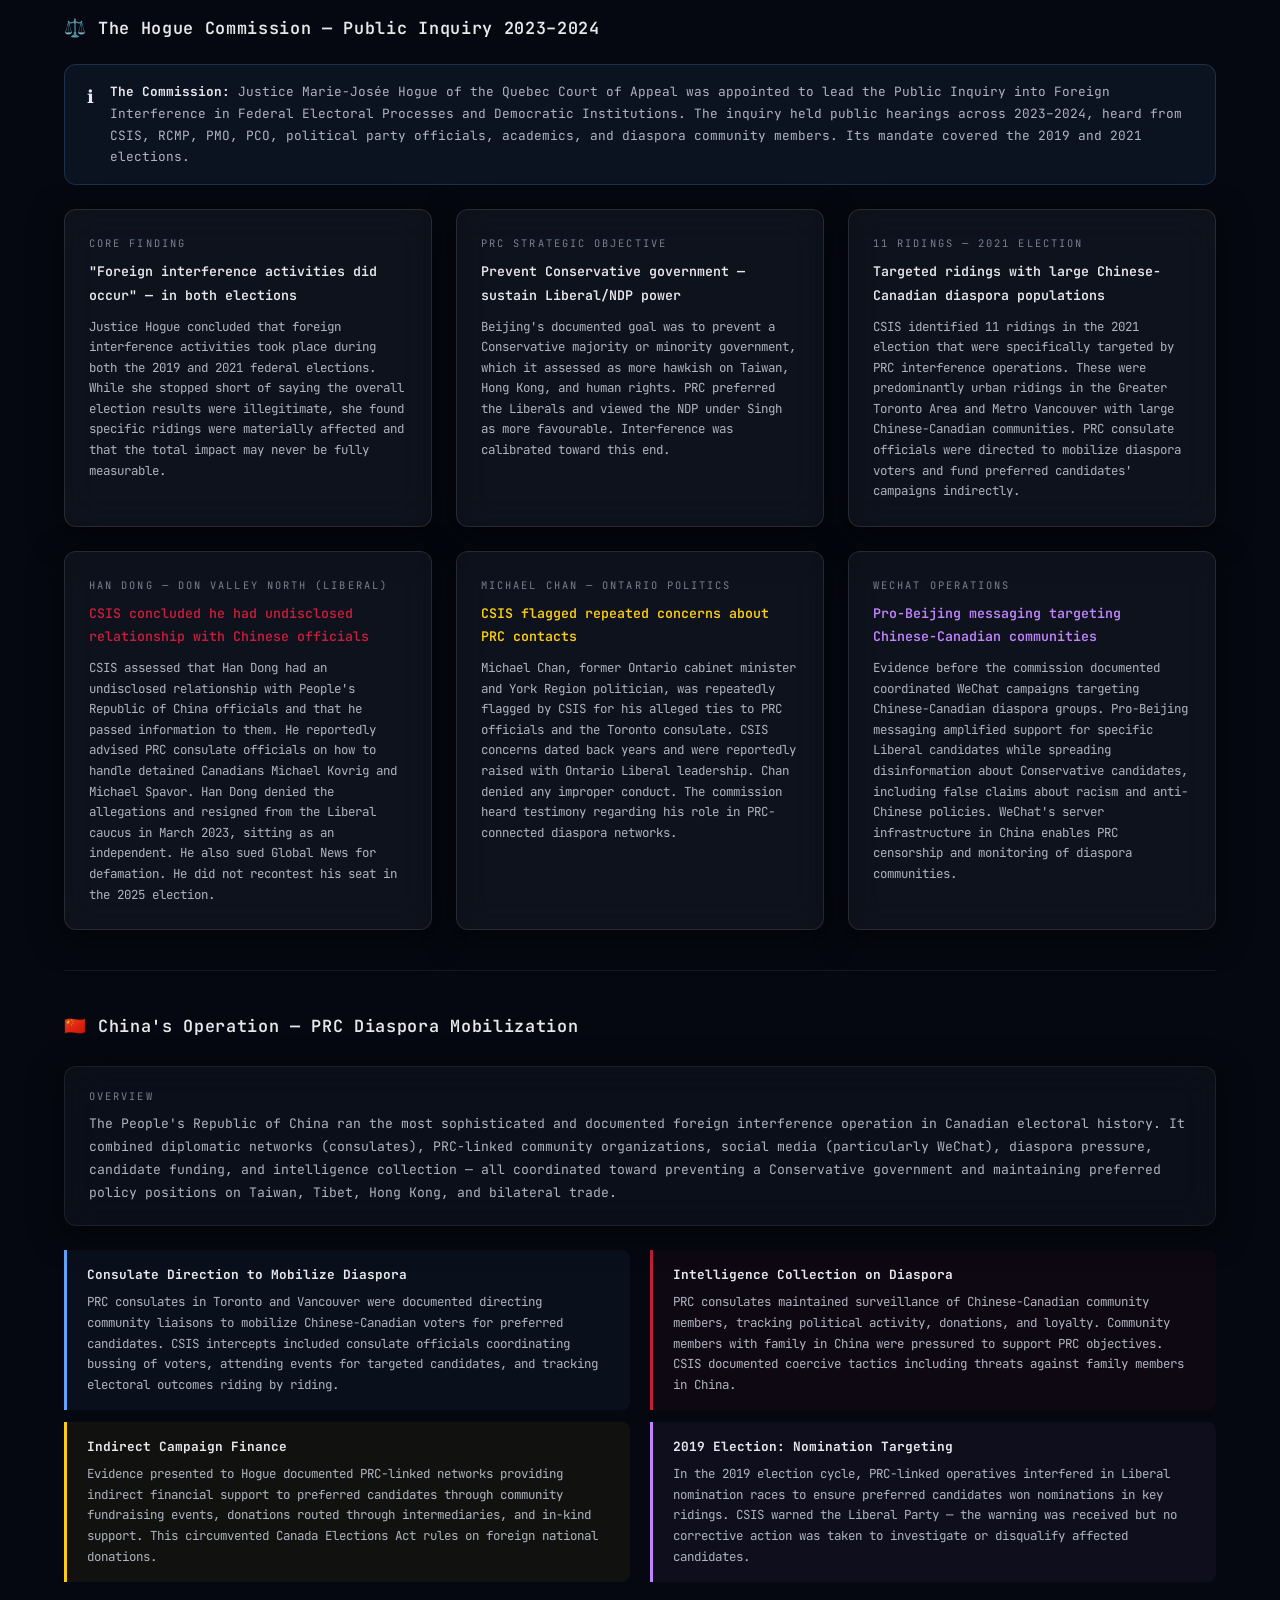
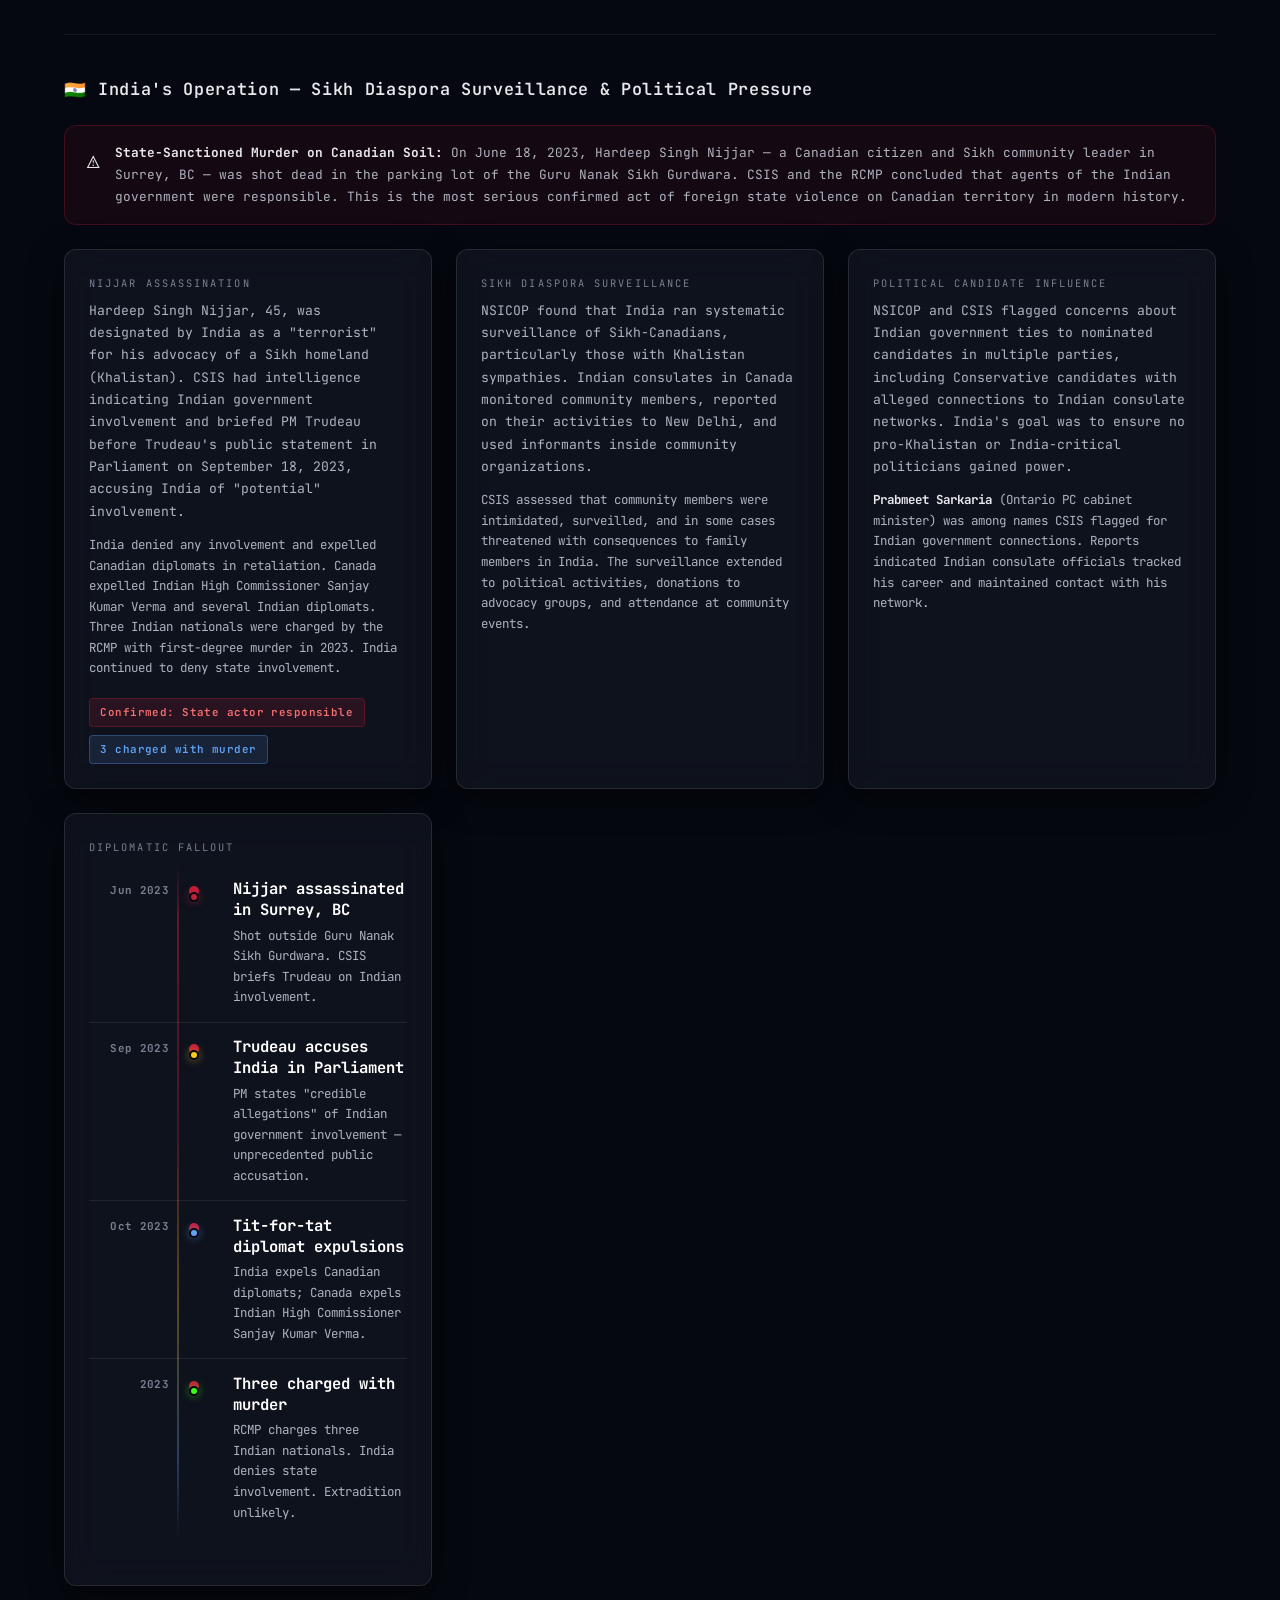
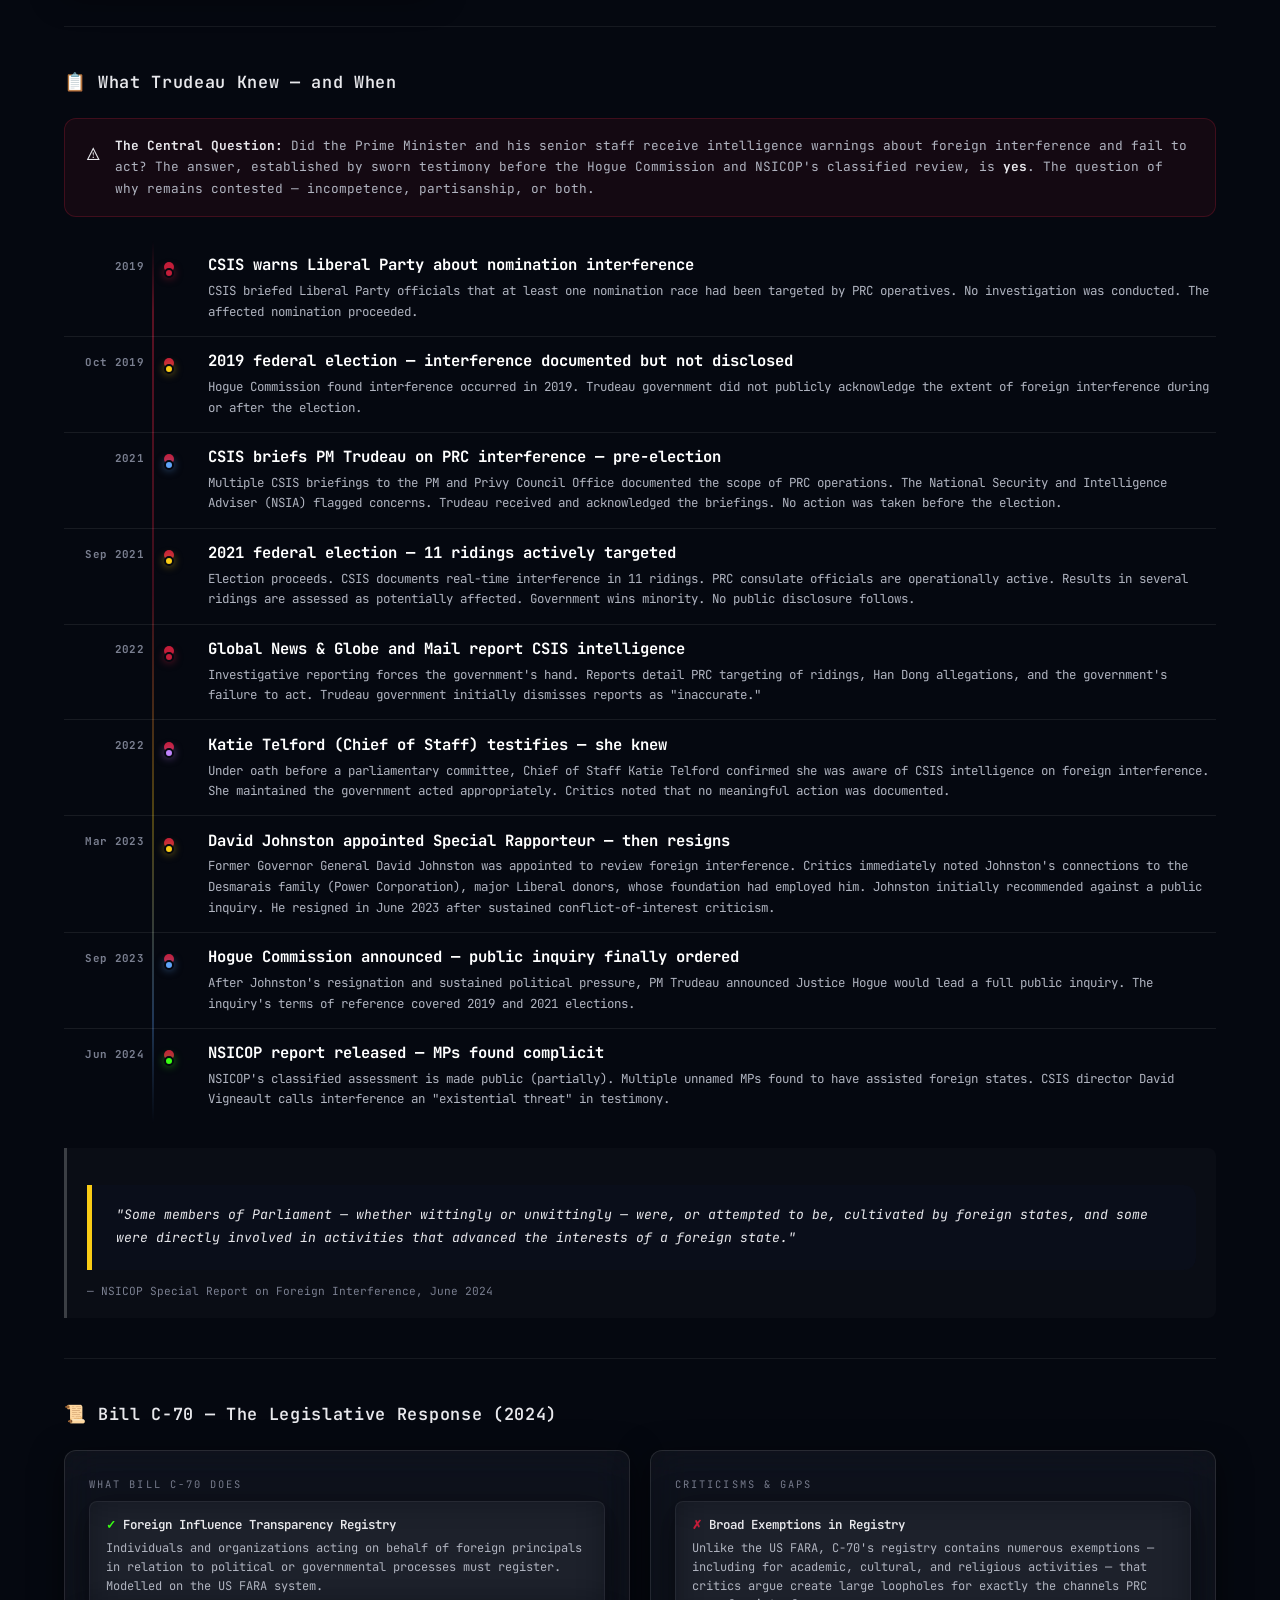
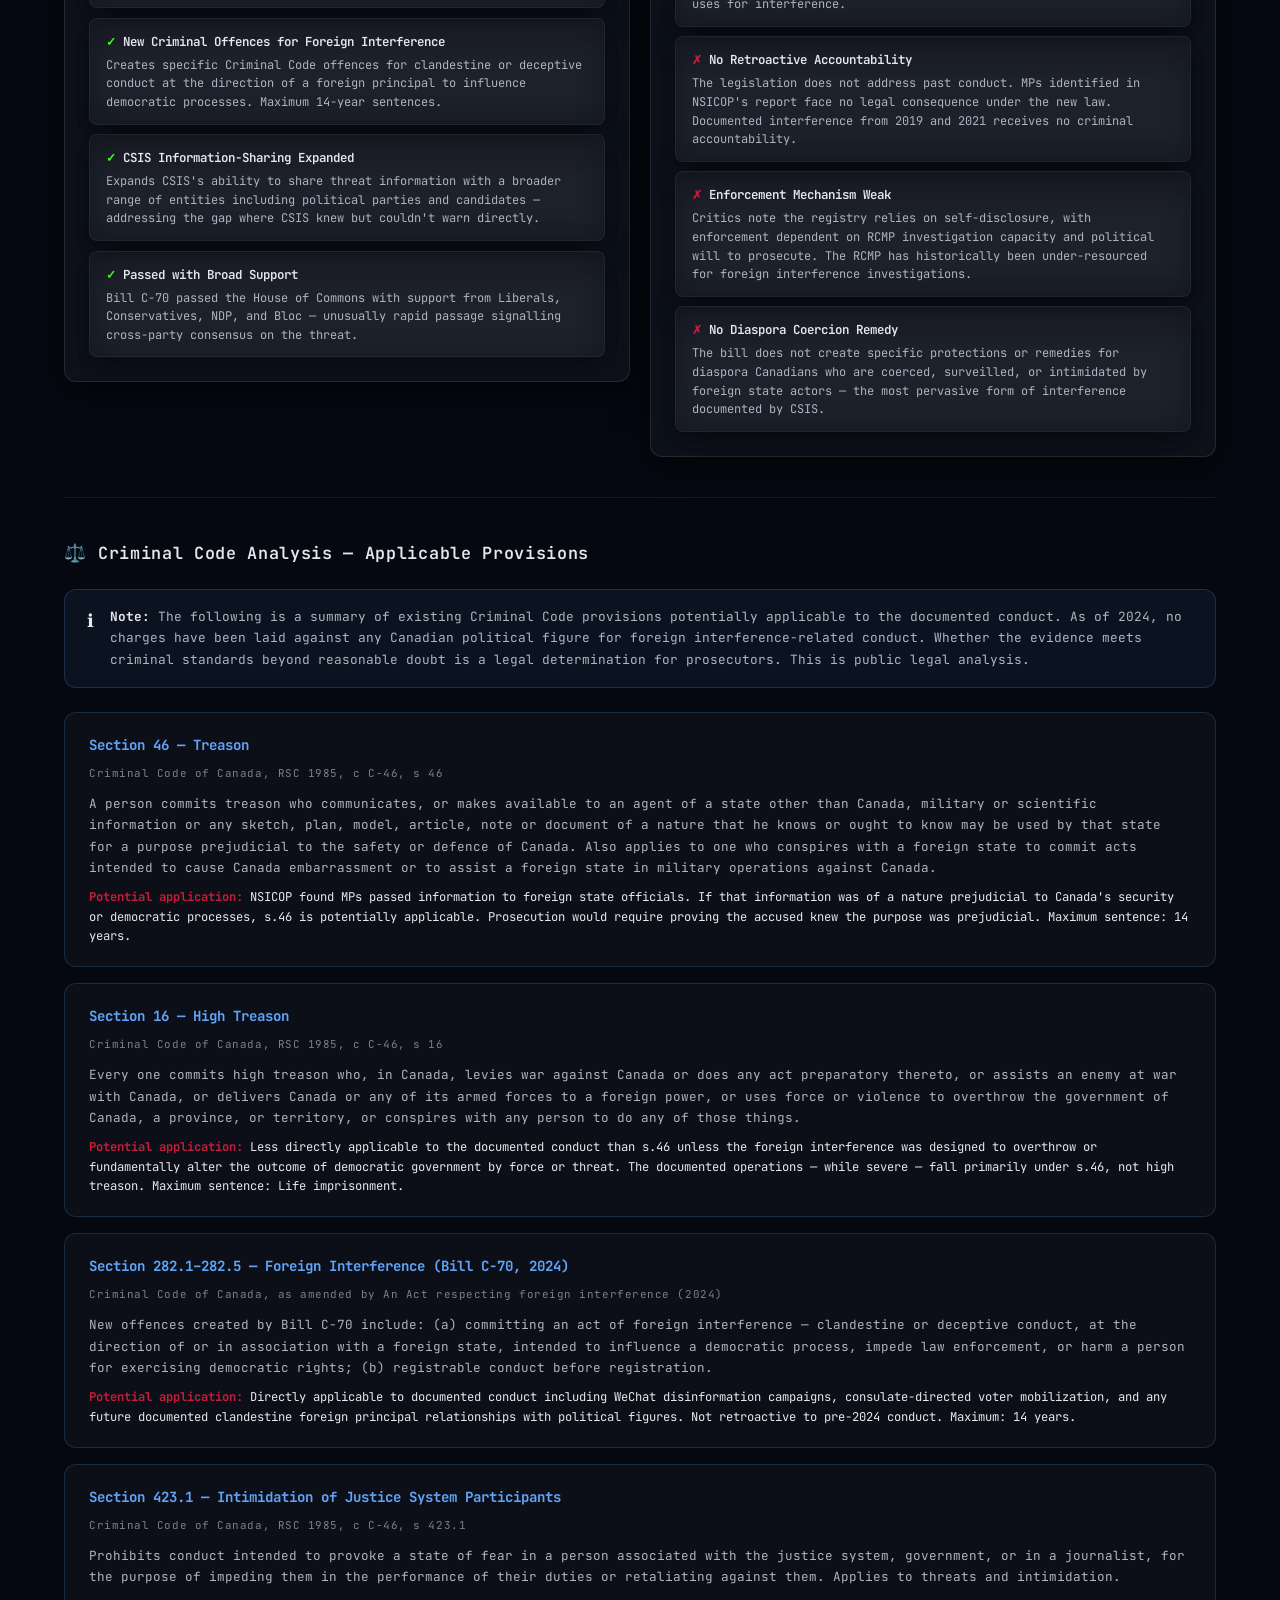
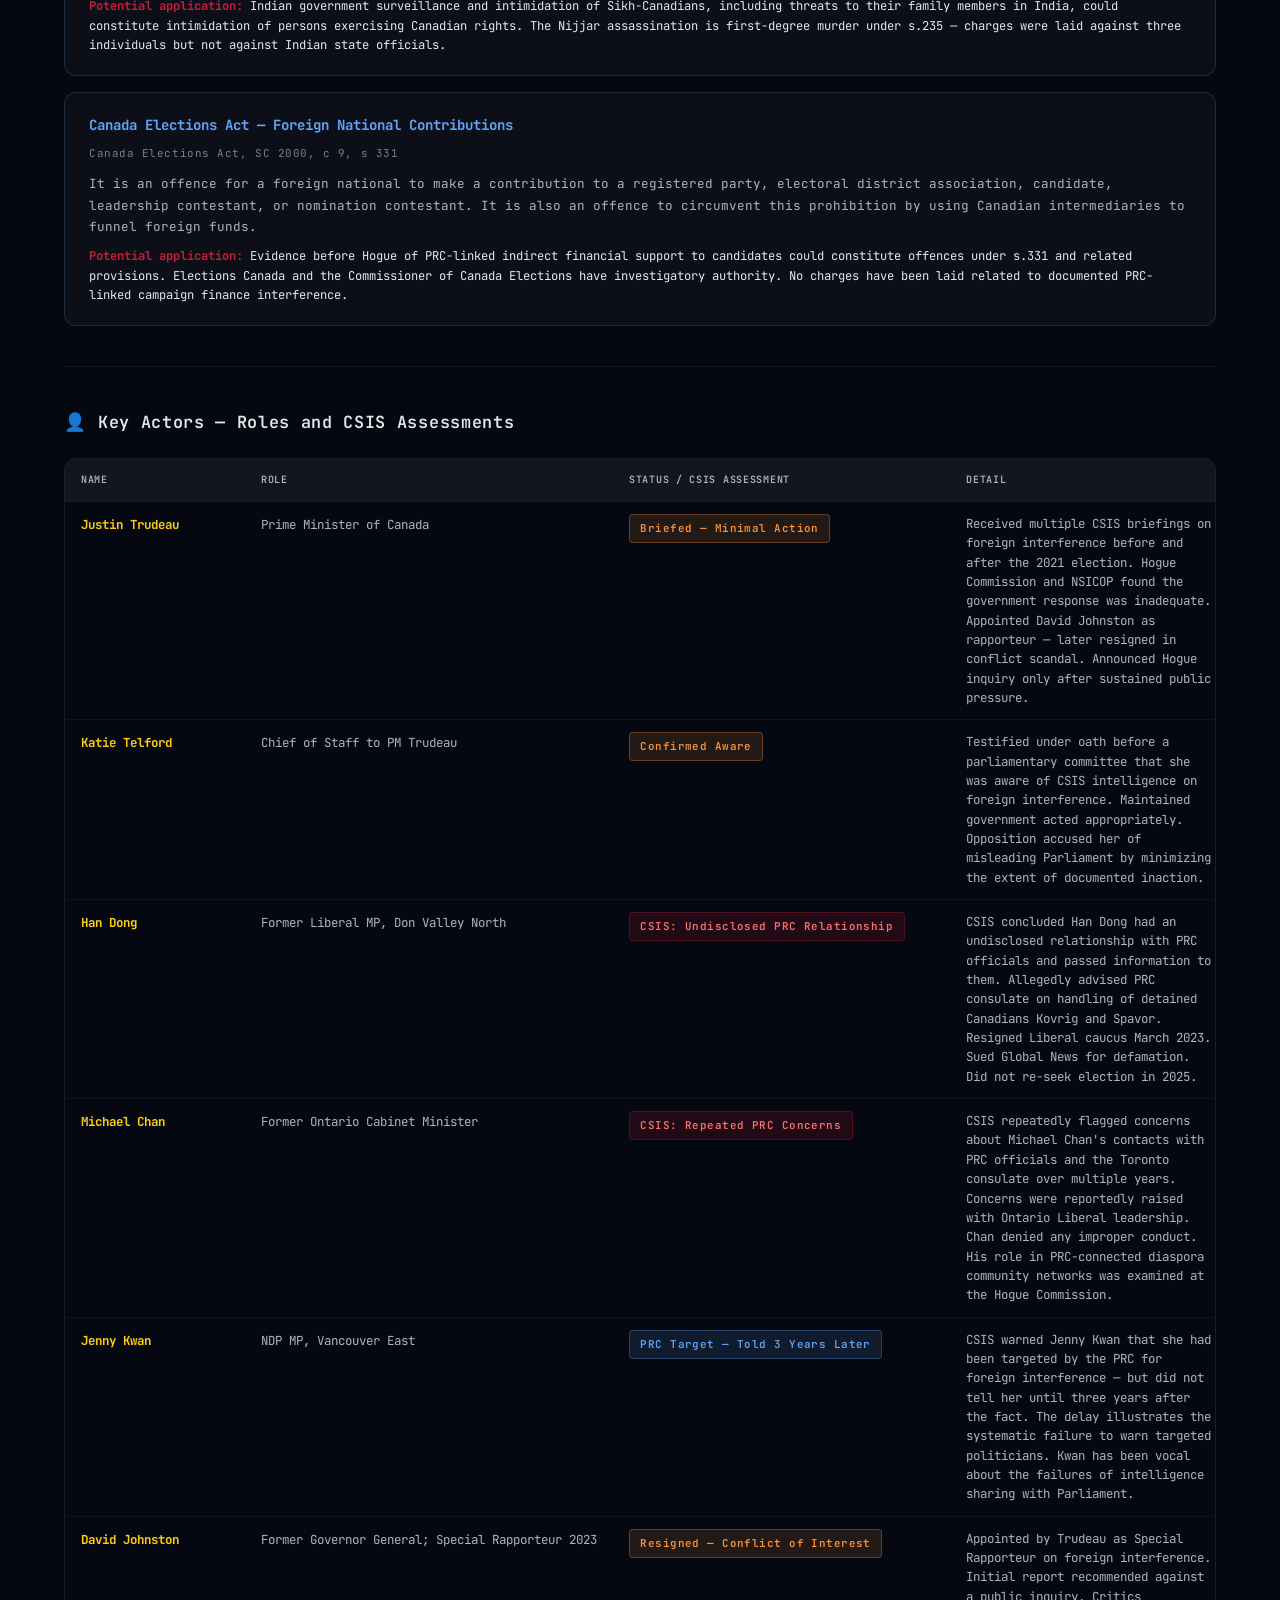
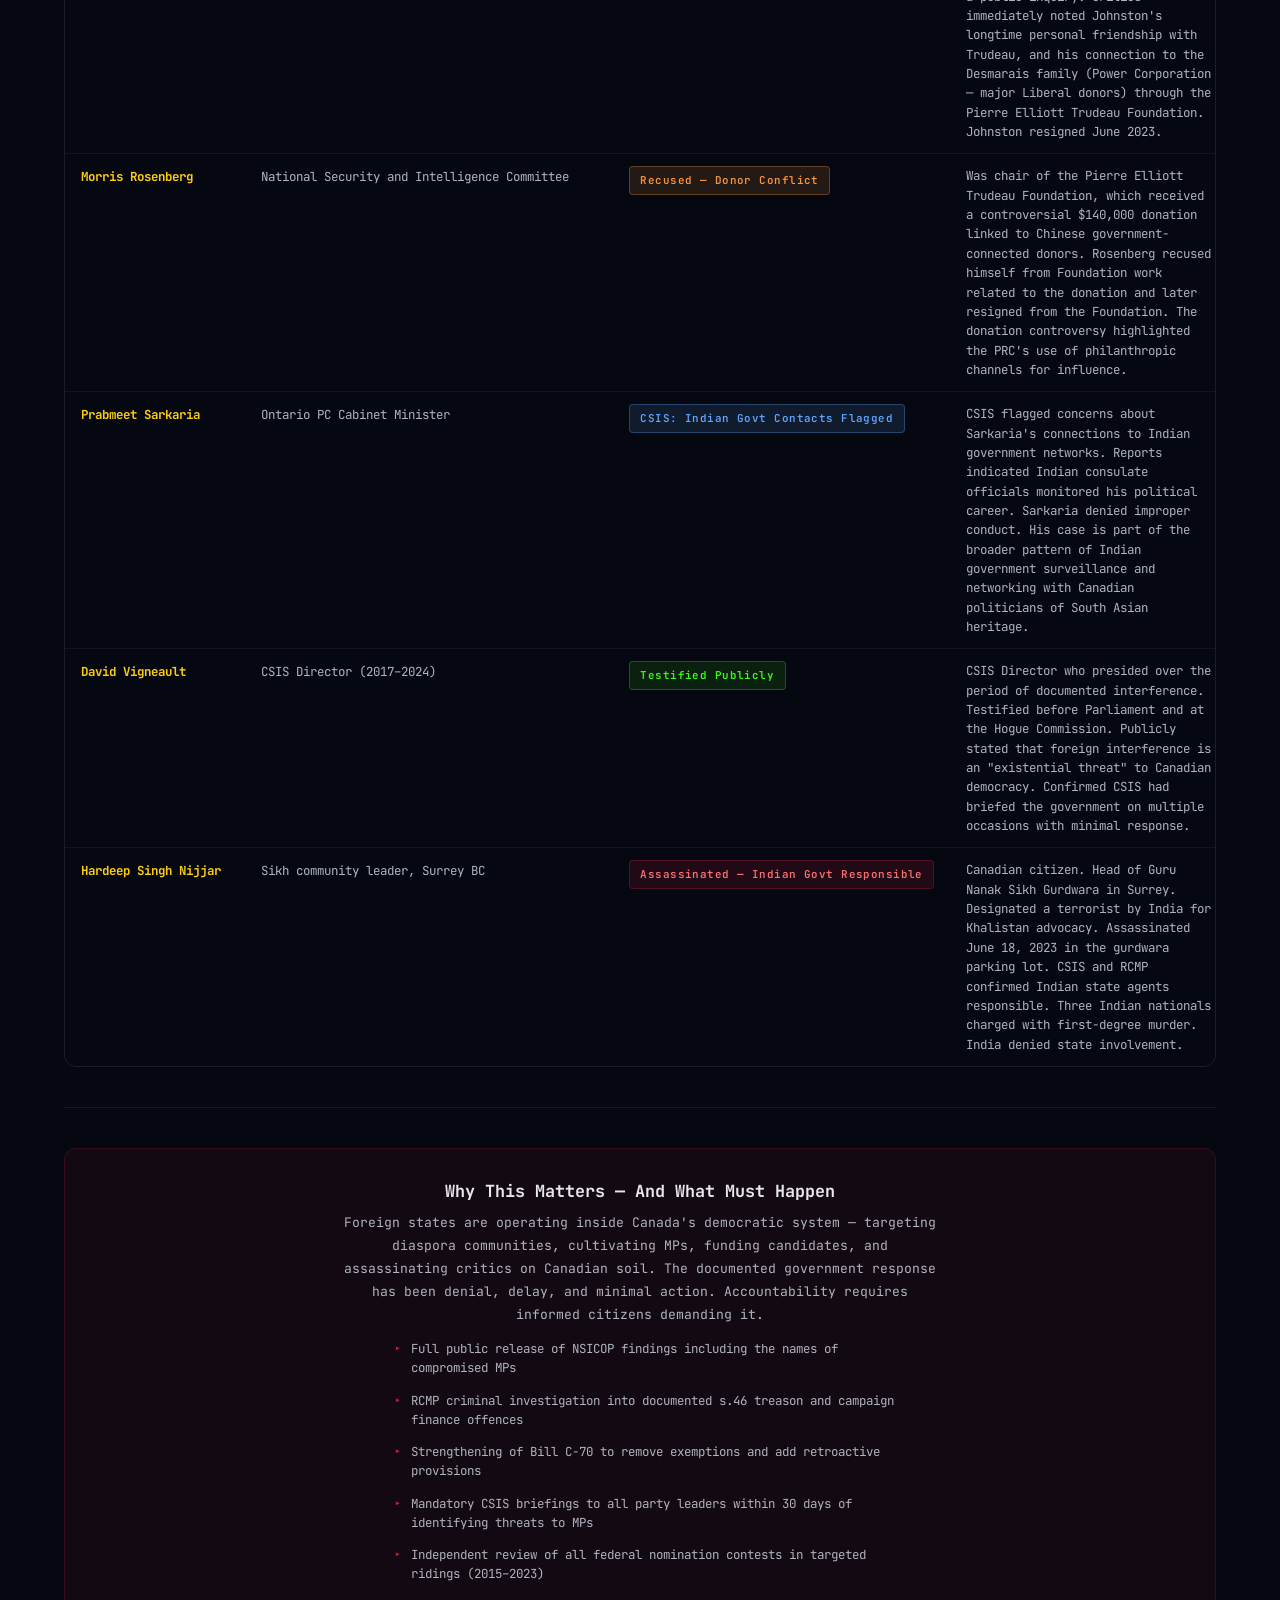
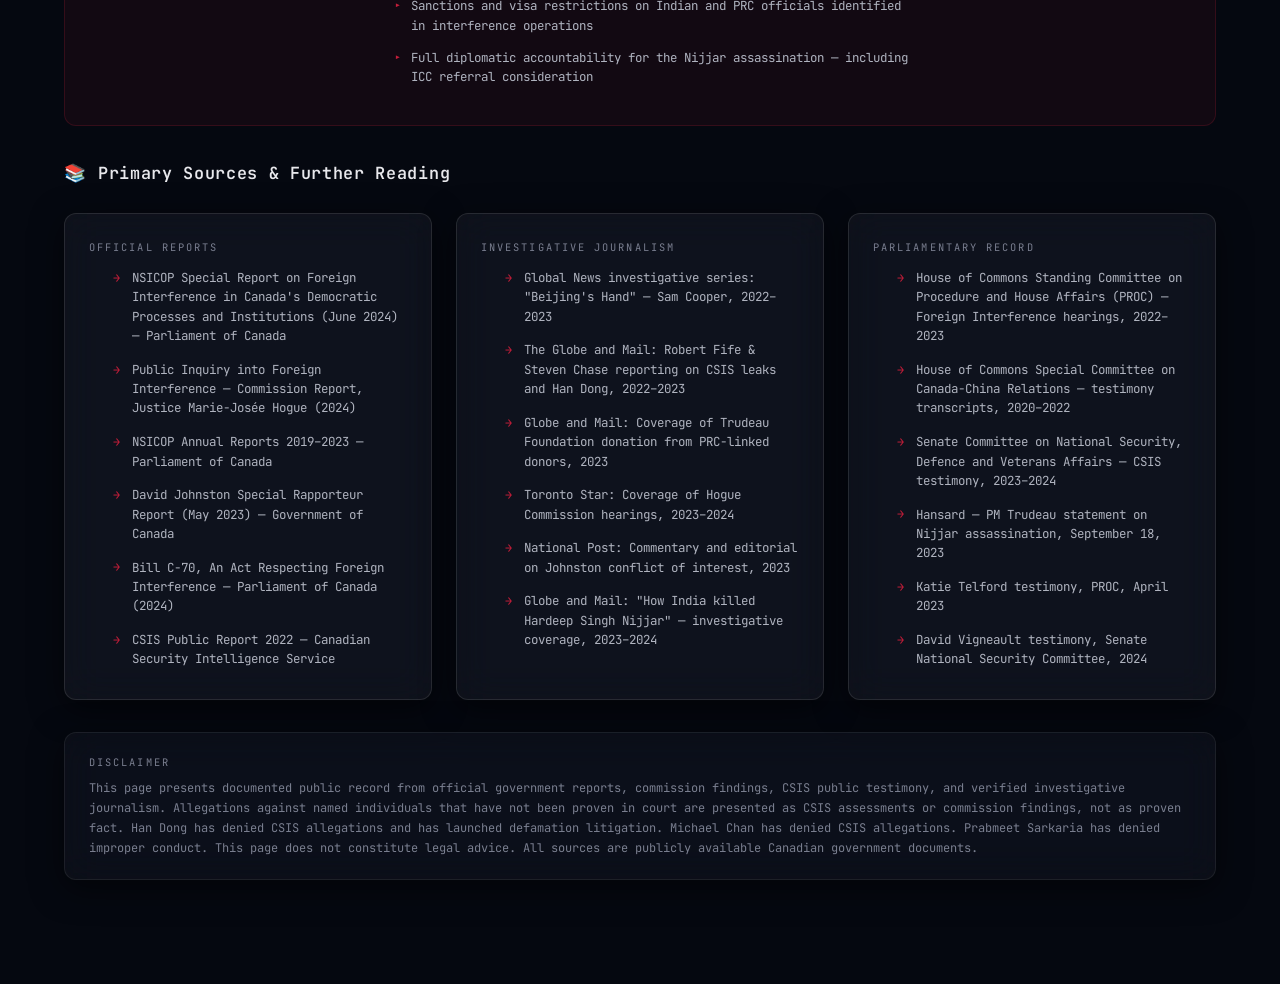
<file: foreign-interference.html>
<!DOCTYPE html>
<html lang="en">
<head>
  <meta charset="UTF-8" />
  <meta name="viewport" content="width=device-width, initial-scale=1.0" />
  <meta name="theme-color" content="#050810" />
  <meta name="description" content="Foreign interference in Canadian elections — the documented record. NSICOP, Hogue Commission, PRC operations, Indian government ops, and the government's non-response." />
  <title>Foreign Interference in Canadian Elections | ABCXYZ</title>
  <link rel="preconnect" href="https://fonts.googleapis.com" />
  <link rel="preconnect" href="https://fonts.gstatic.com" crossorigin />
  <link href="https://fonts.googleapis.com/css2?family=JetBrains+Mono:ital,wght@0,300;0,400;0,500;0,600;0,700;1,400&display=swap" rel="stylesheet" />
  <link rel="stylesheet" href="styles.css" />
  <style>
    /* ── Design token fallbacks ── */
    :root {
      --accent:        #c41e3a;
      --gold:          #facc15;
      --blue:          #60a5fa;
      --green:         #39ff14;
      --purple:        #c084fc;
      --text:          #e8e8ec;
      --text2:         #b0b4c0;
      --muted:         #7a7f90;
      --radius:        12px;
      --shadow-glass:  0 8px 32px rgba(0,0,0,.55);
      --backdrop-card: blur(18px) saturate(1.4);
    }

    *, *::before, *::after { box-sizing: border-box; margin: 0; padding: 0; }
    html { scroll-behavior: smooth; }

    body {
      font-family: 'JetBrains Mono', 'Courier New', monospace;
      background: #050810;
      color: var(--text);
      min-height: 100vh;
      overflow-x: hidden;
      position: relative;
    }

    body::after {
      content: '';
      position: fixed;
      inset: 0;
      pointer-events: none;
      background:
        radial-gradient(ellipse 65vw 45vh at 10% 15%,  rgba(196,30,58,.09)  0%, transparent 70%),
        radial-gradient(ellipse 55vw 50vh at 90% 80%,  rgba(96,165,250,.06) 0%, transparent 70%),
        radial-gradient(ellipse 45vw 35vh at 60% 5%,   rgba(192,132,252,.05)0%, transparent 70%),
        radial-gradient(ellipse 40vw 40vh at 25% 90%,  rgba(250,204,21,.04) 0%, transparent 70%),
        radial-gradient(ellipse 30vw 30vh at 78% 30%,  rgba(196,30,58,.05)  0%, transparent 70%);
      z-index: 0;
    }

    /* ── Glass utilities ── */
    .glass {
      background: rgba(255,255,255,.04);
      border: 1px solid rgba(255,255,255,.09);
      backdrop-filter: var(--backdrop-card);
      -webkit-backdrop-filter: var(--backdrop-card);
      border-radius: var(--radius);
    }

    .glass-card {
      background: rgba(255,255,255,.045);
      border: 1px solid rgba(255,255,255,.10);
      backdrop-filter: var(--backdrop-card);
      -webkit-backdrop-filter: var(--backdrop-card);
      border-radius: var(--radius);
      box-shadow: var(--shadow-glass);
      padding: 1.5rem;
    }

    .glass-panel {
      background: rgba(255,255,255,.03);
      border: 1px solid rgba(255,255,255,.07);
      border-radius: var(--radius);
      padding: 1.25rem 1.5rem;
    }

    .glass-stat {
      background: rgba(255,255,255,.04);
      border: 1px solid rgba(255,255,255,.09);
      border-radius: var(--radius);
      padding: 1.25rem 1rem;
      text-align: center;
    }

    .glass-row {
      background: rgba(255,255,255,.025);
      border: 1px solid rgba(255,255,255,.06);
      border-radius: 8px;
      padding: .75rem 1rem;
    }

    .glass-stat-grid {
      display: grid;
      gap: 1rem;
      grid-template-columns: repeat(auto-fit, minmax(165px, 1fr));
    }

    .glass-card-grid {
      display: grid;
      gap: 1.5rem;
      grid-template-columns: repeat(auto-fit, minmax(340px, 1fr));
    }

    /* ── Layout ── */
    .page-wrapper {
      position: relative;
      z-index: 1;
      max-width: 1200px;
      margin: 0 auto;
      padding: 2rem 1.5rem 5rem;
    }

    /* ── Hero ── */
    .hero {
      text-align: center;
      padding: 3.5rem 1rem 3rem;
      border-bottom: 1px solid rgba(255,255,255,.07);
      margin-bottom: 2.5rem;
    }

    .hero-eyebrow {
      font-size: .68rem;
      letter-spacing: .28em;
      text-transform: uppercase;
      color: var(--accent);
      margin-bottom: .75rem;
    }

    .hero h1 {
      font-size: clamp(1.6rem, 4.5vw, 2.9rem);
      font-weight: 700;
      color: var(--text);
      line-height: 1.15;
      margin-bottom: .75rem;
    }

    .hero h1 span { color: var(--accent); }

    .hero-sub {
      font-size: .85rem;
      color: var(--text2);
      max-width: 720px;
      margin: 0 auto 1.5rem;
      line-height: 1.75;
    }

    .hero-badges {
      display: flex;
      flex-wrap: wrap;
      justify-content: center;
      gap: .5rem;
      margin-top: 1.25rem;
    }

    /* ── Section ── */
    .section-header {
      display: flex;
      align-items: center;
      gap: .75rem;
      margin-bottom: 1.25rem;
    }

    .section-icon { font-size: 1.1rem; flex-shrink: 0; }

    .section-header h2 {
      font-size: 1.05rem;
      font-weight: 600;
      color: var(--text);
      letter-spacing: .04em;
    }

    .section-label {
      font-size: .65rem;
      letter-spacing: .2em;
      text-transform: uppercase;
      color: var(--muted);
      margin-bottom: .5rem;
    }

    .section-divider {
      border: none;
      border-top: 1px solid rgba(255,255,255,.07);
      margin: 2.5rem 0;
    }

    /* ── Stat cards ── */
    .stat-value {
      font-size: 2rem;
      font-weight: 700;
      line-height: 1.1;
      margin-bottom: .3rem;
    }

    .stat-label {
      font-size: .7rem;
      color: var(--text2);
      line-height: 1.45;
    }

    .stat-sub {
      font-size: .63rem;
      color: var(--muted);
      margin-top: .25rem;
    }

    /* ── Colour aliases ── */
    .c-accent  { color: var(--accent);  }
    .c-gold    { color: var(--gold);    }
    .c-blue    { color: var(--blue);    }
    .c-green   { color: var(--green);   }
    .c-purple  { color: var(--purple);  }
    .c-muted   { color: var(--muted);   }
    .c-text2   { color: var(--text2);   }
    .c-text    { color: var(--text);    }

    /* ── Badges ── */
    .badge {
      display: inline-flex;
      align-items: center;
      gap: .35rem;
      font-size: .68rem;
      font-weight: 600;
      letter-spacing: .04em;
      border-radius: 4px;
      padding: .25rem .65rem;
      white-space: nowrap;
    }

    .badge-none {
      background: rgba(196,30,58,.15);
      border: 1px solid rgba(196,30,58,.3);
      color: #f87171;
    }

    .badge-partial {
      background: rgba(250,204,21,.12);
      border: 1px solid rgba(250,204,21,.3);
      color: var(--gold);
    }

    .badge-done {
      background: rgba(57,255,20,.10);
      border: 1px solid rgba(57,255,20,.25);
      color: var(--green);
    }

    .badge-blue {
      background: rgba(96,165,250,.12);
      border: 1px solid rgba(96,165,250,.3);
      color: var(--blue);
    }

    .badge-purple {
      background: rgba(192,132,252,.12);
      border: 1px solid rgba(192,132,252,.3);
      color: var(--purple);
    }

    .badge-warning {
      background: rgba(251,146,60,.12);
      border: 1px solid rgba(251,146,60,.3);
      color: #fb923c;
    }

    /* ── Timeline ── */
    .timeline {
      position: relative;
      display: flex;
      flex-direction: column;
      gap: 0;
    }

    .timeline::before {
      content: '';
      position: absolute;
      left: 5.5rem;
      top: 0;
      bottom: 0;
      width: 2px;
      background: linear-gradient(
        to bottom,
        transparent 0%,
        rgba(196,30,58,.45) 8%,
        rgba(196,30,58,.3) 40%,
        rgba(250,204,21,.3) 65%,
        rgba(96,165,250,.3) 88%,
        transparent 100%
      );
    }

    .tl-item {
      display: grid;
      grid-template-columns: 5rem 1.5rem 1fr;
      gap: 0 1.25rem;
      padding: .85rem 0;
      position: relative;
    }

    .tl-date {
      font-size: .68rem;
      color: var(--muted);
      text-align: right;
      padding-top: .15rem;
      letter-spacing: .03em;
    }

    .tl-dot {
      display: flex;
      justify-content: center;
      padding-top: .35rem;
      position: relative;
      z-index: 1;
    }

    .tl-dot::after {
      content: '';
      width: 10px;
      height: 10px;
      border-radius: 50%;
      background: var(--accent);
      border: 2px solid #050810;
      box-shadow: 0 0 8px rgba(196,30,58,.6);
    }

    .tl-dot.dot-gold::after  { background: var(--gold);   box-shadow: 0 0 8px rgba(250,204,21,.5); }
    .tl-dot.dot-blue::after  { background: var(--blue);   box-shadow: 0 0 8px rgba(96,165,250,.5); }
    .tl-dot.dot-green::after { background: var(--green);  box-shadow: 0 0 8px rgba(57,255,20,.5);  }
    .tl-dot.dot-purple::after{ background: var(--purple); box-shadow: 0 0 8px rgba(192,132,252,.5);}

    .tl-content { padding-top: .05rem; }

    .tl-title {
      font-size: .85rem;
      font-weight: 600;
      color: var(--text);
      line-height: 1.35;
      margin-bottom: .25rem;
    }

    .tl-body {
      font-size: .78rem;
      color: var(--text2);
      line-height: 1.65;
    }

    /* ── Key actors table ── */
    .actor-table-wrap {
      overflow-x: auto;
      border-radius: var(--radius);
      border: 1px solid rgba(255,255,255,.09);
    }

    .actor-table {
      width: 100%;
      border-collapse: collapse;
      font-size: .78rem;
    }

    .actor-table thead th {
      background: rgba(255,255,255,.06);
      color: var(--text2);
      font-weight: 600;
      letter-spacing: .07em;
      text-transform: uppercase;
      font-size: .63rem;
      padding: .75rem 1rem;
      text-align: left;
      border-bottom: 1px solid rgba(255,255,255,.09);
      white-space: nowrap;
    }

    .actor-table tbody tr {
      border-bottom: 1px solid rgba(255,255,255,.05);
      transition: background .15s;
    }

    .actor-table tbody tr:last-child { border-bottom: none; }
    .actor-table tbody tr:hover { background: rgba(255,255,255,.03); }

    .actor-table td {
      padding: .75rem 1rem;
      color: var(--text);
      vertical-align: top;
    }

    .actor-table td.actor-name {
      font-weight: 700;
      color: var(--gold);
      white-space: nowrap;
      min-width: 180px;
    }

    .actor-table td.actor-role {
      color: var(--text2);
      min-width: 160px;
      white-space: nowrap;
    }

    .actor-table td.actor-detail {
      color: var(--text2);
      line-height: 1.55;
      min-width: 280px;
    }

    /* ── Finding block ── */
    .finding-block {
      border-left: 3px solid var(--accent);
      padding: .9rem 1.25rem;
      background: rgba(196,30,58,.05);
      border-radius: 0 8px 8px 0;
      margin-bottom: .75rem;
    }

    .finding-block.fb-gold   { border-color: var(--gold);   background: rgba(250,204,21,.05); }
    .finding-block.fb-blue   { border-color: var(--blue);   background: rgba(96,165,250,.05); }
    .finding-block.fb-green  { border-color: var(--green);  background: rgba(57,255,20,.04);  }
    .finding-block.fb-purple { border-color: var(--purple); background: rgba(192,132,252,.05);}

    .finding-block-title {
      font-size: .8rem;
      font-weight: 700;
      color: var(--text);
      margin-bottom: .35rem;
    }

    .finding-block-body {
      font-size: .78rem;
      color: var(--text2);
      line-height: 1.65;
    }

    /* ── Quote block ── */
    .quote-block {
      border-left: 3px solid rgba(255,255,255,.2);
      padding: .85rem 1.25rem;
      margin: 1rem 0;
      background: rgba(255,255,255,.025);
      border-radius: 0 8px 8px 0;
    }

    .quote-block blockquote {
      font-size: .82rem;
      color: var(--text);
      line-height: 1.75;
      font-style: italic;
      margin-bottom: .35rem;
    }

    .quote-block cite {
      font-size: .7rem;
      color: var(--muted);
      font-style: normal;
    }

    /* ── Law section ── */
    .law-card {
      background: rgba(255,255,255,.03);
      border: 1px solid rgba(96,165,250,.18);
      border-radius: var(--radius);
      padding: 1.25rem 1.5rem;
      margin-bottom: 1rem;
    }

    .law-card-title {
      font-size: .88rem;
      font-weight: 700;
      color: var(--blue);
      margin-bottom: .4rem;
    }

    .law-card-ref {
      font-size: .68rem;
      color: var(--muted);
      margin-bottom: .6rem;
      letter-spacing: .05em;
    }

    .law-card-body {
      font-size: .79rem;
      color: var(--text2);
      line-height: 1.7;
    }

    .law-card-apply {
      margin-top: .6rem;
      font-size: .76rem;
      color: var(--text);
      line-height: 1.6;
    }

    .law-card-apply strong { color: var(--accent); }

    /* ── Warning banner ── */
    .warn-banner {
      background: rgba(196,30,58,.08);
      border: 1px solid rgba(196,30,58,.25);
      border-radius: var(--radius);
      padding: 1rem 1.4rem;
      display: flex;
      gap: 1rem;
      align-items: flex-start;
    }

    .warn-icon { font-size: 1.3rem; flex-shrink: 0; margin-top: .05rem; }

    .warn-text {
      font-size: .8rem;
      color: var(--text2);
      line-height: 1.7;
    }

    .warn-text strong { color: var(--text); }

    /* ── Info banner ── */
    .info-banner {
      background: rgba(96,165,250,.07);
      border: 1px solid rgba(96,165,250,.2);
      border-radius: var(--radius);
      padding: 1rem 1.4rem;
      display: flex;
      gap: 1rem;
      align-items: flex-start;
    }

    .info-banner .warn-text { font-size: .8rem; color: var(--text2); line-height: 1.7; }
    .info-banner .warn-text strong { color: var(--text); }

    /* ── Source list ── */
    .source-list {
      list-style: none;
      display: flex;
      flex-direction: column;
      gap: .5rem;
    }

    .source-list li {
      display: flex;
      align-items: flex-start;
      gap: .75rem;
      font-size: .78rem;
      color: var(--text2);
      line-height: 1.55;
    }

    .source-list li::before {
      content: '→';
      color: var(--accent);
      flex-shrink: 0;
      margin-top: .05rem;
      font-size: .75rem;
    }

    .source-list a {
      color: var(--blue);
      text-decoration: none;
    }

    .source-list a:hover {
      color: var(--text);
      text-decoration: underline;
    }

    /* ── CTA block ── */
    .cta-block {
      background: rgba(196,30,58,.07);
      border: 1px solid rgba(196,30,58,.2);
      border-radius: var(--radius);
      padding: 2rem 1.75rem;
      text-align: center;
    }

    .cta-block h3 {
      font-size: 1.05rem;
      font-weight: 700;
      color: var(--text);
      margin-bottom: .65rem;
    }

    .cta-block p {
      font-size: .82rem;
      color: var(--text2);
      line-height: 1.75;
      max-width: 600px;
      margin: 0 auto .75rem;
    }

    .cta-block .demand-list {
      list-style: none;
      display: flex;
      flex-direction: column;
      gap: .4rem;
      text-align: left;
      max-width: 540px;
      margin: .75rem auto 0;
    }

    .cta-block .demand-list li {
      font-size: .78rem;
      color: var(--text2);
      line-height: 1.55;
      display: flex;
      gap: .6rem;
    }

    .cta-block .demand-list li::before {
      content: '▸';
      color: var(--accent);
      flex-shrink: 0;
    }

    /* ── Two-col layout ── */
    .two-col {
      display: grid;
      gap: 1.25rem;
      grid-template-columns: repeat(auto-fit, minmax(300px, 1fr));
    }

    /* ── Pill nav / TOC ── */
    .toc-nav {
      display: flex;
      flex-wrap: wrap;
      gap: .5rem;
      margin-bottom: 2rem;
    }

    .toc-nav a {
      font-size: .68rem;
      letter-spacing: .05em;
      text-transform: uppercase;
      padding: .3rem .75rem;
      border-radius: 20px;
      background: rgba(255,255,255,.04);
      border: 1px solid rgba(255,255,255,.08);
      color: var(--text2);
      text-decoration: none;
      transition: background .15s, color .15s, border-color .15s;
    }

    .toc-nav a:hover {
      background: rgba(196,30,58,.12);
      border-color: rgba(196,30,58,.35);
      color: var(--text);
    }

    /* ── Responsive ── */
    @media (max-width: 640px) {
      .timeline::before { left: 4.5rem; }
      .tl-item { grid-template-columns: 4rem 1.25rem 1fr; }
      .glass-card-grid { grid-template-columns: 1fr; }
      .two-col { grid-template-columns: 1fr; }
    }

    @media (max-width: 420px) {
      .timeline::before { display: none; }
      .tl-item { grid-template-columns: 0 0 1fr; }
      .tl-date, .tl-dot { display: none; }
    }
  </style>
</head>
<body>

<div class="page-wrapper">

  <!-- ══════════════════════════════════
       HERO
  ══════════════════════════════════ -->
  <header class="hero">
    <p class="hero-eyebrow">ABCXYZ · National Security · Documented Record</p>
    <h1>Foreign Interference in<br><span>Canadian Elections</span></h1>
    <p class="hero-sub">
      How the People's Republic of China, India, Pakistan, and Iran conducted influence operations
      targeting Canadian democracy — and how the Trudeau government knew, minimized, and failed to act.
      Based entirely on public record: NSICOP, Hogue Commission, CSIS testimony, and parliamentary hearings.
    </p>
    <div class="hero-badges">
      <span class="badge badge-none">⚠ NSICOP: Enduring &amp; Escalating Threat</span>
      <span class="badge badge-blue">Hogue Commission 2023–2024</span>
      <span class="badge badge-purple">4 Foreign States Named</span>
      <span class="badge badge-warning">0 Criminal Charges</span>
    </div>
  </header>

  <!-- TOC -->
  <nav class="toc-nav" aria-label="Sections">
    <a href="#stats">Key Stats</a>
    <a href="#nsicop">NSICOP Report</a>
    <a href="#hogue">Hogue Commission</a>
    <a href="#prc">China's Operation</a>
    <a href="#india">India's Operation</a>
    <a href="#trudeau">What Trudeau Knew</a>
    <a href="#c70">Bill C-70</a>
    <a href="#criminal">Criminal Code</a>
    <a href="#actors">Key Actors</a>
    <a href="#sources">Sources &amp; Action</a>
  </nav>

  <!-- ══════════════════════════════════
       SECTION 1: STATS
  ══════════════════════════════════ -->
  <section id="stats">
    <div class="section-label">By the Numbers</div>
    <div class="glass-stat-grid" style="margin-bottom:2rem;">

      <div class="glass-stat">
        <div class="stat-value c-accent">2</div>
        <div class="stat-label">Federal elections<br>found to be affected</div>
        <div class="stat-sub">2019 &amp; 2021 federal elections</div>
      </div>

      <div class="glass-stat">
        <div class="stat-value c-gold">11</div>
        <div class="stat-label">Electoral ridings<br>targeted in 2021</div>
        <div class="stat-sub">Hogue Commission finding</div>
      </div>

      <div class="glass-stat">
        <div class="stat-value c-blue">4</div>
        <div class="stat-label">Foreign states<br>named by NSICOP</div>
        <div class="stat-sub">PRC · India · Pakistan · Iran</div>
      </div>

      <div class="glass-stat">
        <div class="stat-value c-purple">0</div>
        <div class="stat-label">Criminal charges<br>laid as of 2024</div>
        <div class="stat-sub">Despite confirmed operations</div>
      </div>

      <div class="glass-stat">
        <div class="stat-value c-accent">1</div>
        <div class="stat-label">Assassination on<br>Canadian soil confirmed</div>
        <div class="stat-sub">Hardeep Singh Nijjar, June 2023</div>
      </div>

      <div class="glass-stat">
        <div class="stat-value c-gold">≥11</div>
        <div class="stat-label">MPs flagged to<br>CSIS or in NSICOP report</div>
        <div class="stat-sub">Wittingly or unwittingly assisting</div>
      </div>

    </div>
  </section>

  <hr class="section-divider" />

  <!-- ══════════════════════════════════
       SECTION 2: NSICOP
  ══════════════════════════════════ -->
  <section id="nsicop">
    <div class="section-header">
      <span class="section-icon">🔐</span>
      <h2>The NSICOP Report — June 2024</h2>
    </div>

    <div class="warn-banner" style="margin-bottom:1.25rem;">
      <span class="warn-icon">⚠</span>
      <div class="warn-text">
        <strong>What is NSICOP?</strong> The National Security and Intelligence Committee of Parliamentarians
        is a committee of MPs and Senators with top-secret security clearance that reviews classified
        national security and intelligence files. Unlike most committees, it sees raw CSIS and CSE intelligence.
        Its reports are reviewed by the PM before public release — sections may be redacted.
      </div>
    </div>

    <div class="two-col">
      <div>
        <div class="finding-block" style="margin-bottom:.75rem;">
          <div class="finding-block-title">Core Conclusion</div>
          <div class="finding-block-body">
            Foreign interference is <em style="color:var(--text);">"an enduring and escalating threat to Canadian democracy."</em>
            The report found that interference activities are not isolated incidents but a systematic, multi-year campaign
            by several foreign states with long-term strategic objectives inside Canada.
          </div>
        </div>

        <div class="finding-block fb-gold">
          <div class="finding-block-title">MPs Found Complicit</div>
          <div class="finding-block-body">
            Several unnamed Members of Parliament were found to have <em style="color:var(--text);">"wittingly or unwittingly"</em>
            assisted foreign states. NSICOP concluded some MPs actively passed information to foreign missions,
            attended foreign government-funded events, and provided access in exchange for electoral support.
            Names are classified and were not publicly released.
          </div>
        </div>

        <div class="finding-block fb-blue">
          <div class="finding-block-title">CSIS Briefings Ignored</div>
          <div class="finding-block-body">
            CSIS briefed the Prime Minister, the Clerk of the Privy Council, and senior officials on foreign
            interference on multiple occasions. The report found that government action in response was
            minimal and that the intelligence was not acted upon at the level the threat demanded.
          </div>
        </div>
      </div>

      <div>
        <div class="finding-block fb-purple">
          <div class="finding-block-title">Liberal Nomination Races Targeted</div>
          <div class="finding-block-body">
            CSIS warned the Liberal Party of Canada that at least one nomination race had been targeted
            by foreign state interference — with foreign consulate officials directing funds and
            community organizers to influence the outcome. The warning was received and ignored.
          </div>
        </div>

        <div class="finding-block">
          <div class="finding-block-title">Foreign States Named</div>
          <div class="finding-block-body">
            The report explicitly names: <strong style="color:var(--text);">People's Republic of China (PRC)</strong>,
            <strong style="color:var(--text);">India</strong>, <strong style="color:var(--text);">Pakistan</strong>,
            and <strong style="color:var(--text);">Iran</strong> as conducting foreign interference operations
            targeting Canada's political system, diaspora communities, and democratic institutions.
          </div>
        </div>

        <div class="quote-block">
          <blockquote>"The government treated foreign interference as a partisan political issue rather than a national security threat."</blockquote>
          <cite>— NSICOP Report, June 2024</cite>
        </div>
      </div>
    </div>
  </section>

  <hr class="section-divider" />

  <!-- ══════════════════════════════════
       SECTION 3: HOGUE COMMISSION
  ══════════════════════════════════ -->
  <section id="hogue">
    <div class="section-header">
      <span class="section-icon">⚖️</span>
      <h2>The Hogue Commission — Public Inquiry 2023–2024</h2>
    </div>

    <div class="info-banner" style="margin-bottom:1.25rem;">
      <span class="warn-icon" style="font-size:1.1rem;">ℹ</span>
      <div class="warn-text">
        <strong>The Commission:</strong> Justice Marie-Josée Hogue of the Quebec Court of Appeal was appointed
        to lead the Public Inquiry into Foreign Interference in Federal Electoral Processes and Democratic Institutions.
        The inquiry held public hearings across 2023–2024, heard from CSIS, RCMP, PMO, PCO, political party officials,
        academics, and diaspora community members. Its mandate covered the 2019 and 2021 elections.
      </div>
    </div>

    <div class="glass-card-grid">

      <div class="glass-card">
        <div class="section-label">Core Finding</div>
        <p style="font-size:.83rem; color:var(--text); font-weight:600; margin-bottom:.6rem;">
          "Foreign interference activities did occur" — in both elections
        </p>
        <p style="font-size:.78rem; color:var(--text2); line-height:1.65;">
          Justice Hogue concluded that foreign interference activities took place during both the 2019 and 2021
          federal elections. While she stopped short of saying the overall election results were illegitimate,
          she found specific ridings were materially affected and that the total impact may never be fully measurable.
        </p>
      </div>

      <div class="glass-card">
        <div class="section-label">PRC Strategic Objective</div>
        <p style="font-size:.83rem; color:var(--text); font-weight:600; margin-bottom:.6rem;">
          Prevent Conservative government — sustain Liberal/NDP power
        </p>
        <p style="font-size:.78rem; color:var(--text2); line-height:1.65;">
          Beijing's documented goal was to prevent a Conservative majority or minority government, which
          it assessed as more hawkish on Taiwan, Hong Kong, and human rights. PRC preferred the Liberals and
          viewed the NDP under Singh as more favourable. Interference was calibrated toward this end.
        </p>
      </div>

      <div class="glass-card">
        <div class="section-label">11 Ridings — 2021 Election</div>
        <p style="font-size:.83rem; color:var(--text); font-weight:600; margin-bottom:.6rem;">
          Targeted ridings with large Chinese-Canadian diaspora populations
        </p>
        <p style="font-size:.78rem; color:var(--text2); line-height:1.65;">
          CSIS identified 11 ridings in the 2021 election that were specifically targeted by PRC
          interference operations. These were predominantly urban ridings in the Greater Toronto Area
          and Metro Vancouver with large Chinese-Canadian communities. PRC consulate officials were
          directed to mobilize diaspora voters and fund preferred candidates' campaigns indirectly.
        </p>
      </div>

      <div class="glass-card">
        <div class="section-label">Han Dong — Don Valley North (Liberal)</div>
        <p style="font-size:.83rem; color:var(--accent); font-weight:600; margin-bottom:.6rem;">
          CSIS concluded he had undisclosed relationship with Chinese officials
        </p>
        <p style="font-size:.78rem; color:var(--text2); line-height:1.65;">
          CSIS assessed that Han Dong had an undisclosed relationship with People's Republic of China officials
          and that he passed information to them. He reportedly advised PRC consulate officials on how to handle
          detained Canadians Michael Kovrig and Michael Spavor. Han Dong denied the allegations and resigned
          from the Liberal caucus in March 2023, sitting as an independent. He also sued Global News for defamation.
          He did not recontest his seat in the 2025 election.
        </p>
      </div>

      <div class="glass-card">
        <div class="section-label">Michael Chan — Ontario Politics</div>
        <p style="font-size:.83rem; color:var(--gold); font-weight:600; margin-bottom:.6rem;">
          CSIS flagged repeated concerns about PRC contacts
        </p>
        <p style="font-size:.78rem; color:var(--text2); line-height:1.65;">
          Michael Chan, former Ontario cabinet minister and York Region politician, was repeatedly flagged
          by CSIS for his alleged ties to PRC officials and the Toronto consulate. CSIS concerns dated back
          years and were reportedly raised with Ontario Liberal leadership. Chan denied any improper conduct.
          The commission heard testimony regarding his role in PRC-connected diaspora networks.
        </p>
      </div>

      <div class="glass-card">
        <div class="section-label">WeChat Operations</div>
        <p style="font-size:.83rem; color:var(--purple); font-weight:600; margin-bottom:.6rem;">
          Pro-Beijing messaging targeting Chinese-Canadian communities
        </p>
        <p style="font-size:.78rem; color:var(--text2); line-height:1.65;">
          Evidence before the commission documented coordinated WeChat campaigns targeting Chinese-Canadian
          diaspora groups. Pro-Beijing messaging amplified support for specific Liberal candidates while
          spreading disinformation about Conservative candidates, including false claims about racism and
          anti-Chinese policies. WeChat's server infrastructure in China enables PRC censorship and monitoring
          of diaspora communities.
        </p>
      </div>

    </div>
  </section>

  <hr class="section-divider" />

  <!-- ══════════════════════════════════
       SECTION 4: PRC OPERATION
  ══════════════════════════════════ -->
  <section id="prc">
    <div class="section-header">
      <span class="section-icon">🇨🇳</span>
      <h2>China's Operation — PRC Diaspora Mobilization</h2>
    </div>

    <div class="glass-panel" style="margin-bottom:1.5rem;">
      <p class="section-label">Overview</p>
      <p style="font-size:.82rem; color:var(--text2); line-height:1.75;">
        The People's Republic of China ran the most sophisticated and documented foreign interference
        operation in Canadian electoral history. It combined diplomatic networks (consulates), PRC-linked
        community organizations, social media (particularly WeChat), diaspora pressure, candidate funding,
        and intelligence collection — all coordinated toward preventing a Conservative government and
        maintaining preferred policy positions on Taiwan, Tibet, Hong Kong, and bilateral trade.
      </p>
    </div>

    <div class="two-col" style="margin-bottom:1.25rem;">
      <div>
        <div class="finding-block fb-blue" style="margin-bottom:.75rem;">
          <div class="finding-block-title">Consulate Direction to Mobilize Diaspora</div>
          <div class="finding-block-body">
            PRC consulates in Toronto and Vancouver were documented directing community liaisons to mobilize
            Chinese-Canadian voters for preferred candidates. CSIS intercepts included consulate officials
            coordinating bussing of voters, attending events for targeted candidates, and tracking electoral
            outcomes riding by riding.
          </div>
        </div>

        <div class="finding-block fb-gold">
          <div class="finding-block-title">Indirect Campaign Finance</div>
          <div class="finding-block-body">
            Evidence presented to Hogue documented PRC-linked networks providing indirect financial support
            to preferred candidates through community fundraising events, donations routed through
            intermediaries, and in-kind support. This circumvented Canada Elections Act rules on
            foreign national donations.
          </div>
        </div>
      </div>

      <div>
        <div class="finding-block" style="margin-bottom:.75rem;">
          <div class="finding-block-title">Intelligence Collection on Diaspora</div>
          <div class="finding-block-body">
            PRC consulates maintained surveillance of Chinese-Canadian community members, tracking
            political activity, donations, and loyalty. Community members with family in China were
            pressured to support PRC objectives. CSIS documented coercive tactics including threats
            against family members in China.
          </div>
        </div>

        <div class="finding-block fb-purple">
          <div class="finding-block-title">2019 Election: Nomination Targeting</div>
          <div class="finding-block-body">
            In the 2019 election cycle, PRC-linked operatives interfered in Liberal nomination races
            to ensure preferred candidates won nominations in key ridings. CSIS warned the Liberal
            Party — the warning was received but no corrective action was taken to investigate or
            disqualify affected candidates.
          </div>
        </div>
      </div>
    </div>
  </section>

  <hr class="section-divider" />

  <!-- ══════════════════════════════════
       SECTION 5: INDIA OPERATION
  ══════════════════════════════════ -->
  <section id="india">
    <div class="section-header">
      <span class="section-icon">🇮🇳</span>
      <h2>India's Operation — Sikh Diaspora Surveillance &amp; Political Pressure</h2>
    </div>

    <div class="warn-banner" style="margin-bottom:1.5rem;">
      <span class="warn-icon">⚠</span>
      <div class="warn-text">
        <strong>State-Sanctioned Murder on Canadian Soil:</strong> On June 18, 2023, Hardeep Singh Nijjar —
        a Canadian citizen and Sikh community leader in Surrey, BC — was shot dead in the parking lot of
        the Guru Nanak Sikh Gurdwara. CSIS and the RCMP concluded that agents of the Indian government were
        responsible. This is the most serious confirmed act of foreign state violence on Canadian territory
        in modern history.
      </div>
    </div>

    <div class="glass-card-grid" style="margin-bottom:1.25rem;">

      <div class="glass-card">
        <div class="section-label">Nijjar Assassination</div>
        <p style="font-size:.82rem; color:var(--text2); line-height:1.7; margin-bottom:.75rem;">
          Hardeep Singh Nijjar, 45, was designated by India as a "terrorist" for his advocacy of a Sikh
          homeland (Khalistan). CSIS had intelligence indicating Indian government involvement and briefed
          PM Trudeau before Trudeau's public statement in Parliament on September 18, 2023, accusing India
          of "potential" involvement.
        </p>
        <p style="font-size:.78rem; color:var(--text2); line-height:1.65;">
          India denied any involvement and expelled Canadian diplomats in retaliation. Canada expelled
          Indian High Commissioner Sanjay Kumar Verma and several Indian diplomats. Three Indian nationals
          were charged by the RCMP with first-degree murder in 2023. India continued to deny state involvement.
        </p>
        <div style="margin-top:.75rem; display:flex; gap:.5rem; flex-wrap:wrap;">
          <span class="badge badge-none">Confirmed: State actor responsible</span>
          <span class="badge badge-blue">3 charged with murder</span>
        </div>
      </div>

      <div class="glass-card">
        <div class="section-label">Sikh Diaspora Surveillance</div>
        <p style="font-size:.82rem; color:var(--text2); line-height:1.7; margin-bottom:.75rem;">
          NSICOP found that India ran systematic surveillance of Sikh-Canadians, particularly those
          with Khalistan sympathies. Indian consulates in Canada monitored community members, reported
          on their activities to New Delhi, and used informants inside community organizations.
        </p>
        <p style="font-size:.78rem; color:var(--text2); line-height:1.65;">
          CSIS assessed that community members were intimidated, surveilled, and in some cases threatened
          with consequences to family members in India. The surveillance extended to political activities,
          donations to advocacy groups, and attendance at community events.
        </p>
      </div>

      <div class="glass-card">
        <div class="section-label">Political Candidate Influence</div>
        <p style="font-size:.82rem; color:var(--text2); line-height:1.7; margin-bottom:.75rem;">
          NSICOP and CSIS flagged concerns about Indian government ties to nominated candidates in
          multiple parties, including Conservative candidates with alleged connections to Indian consulate
          networks. India's goal was to ensure no pro-Khalistan or India-critical politicians gained power.
        </p>
        <p style="font-size:.78rem; color:var(--text2); line-height:1.65;">
          <strong style="color:var(--text);">Prabmeet Sarkaria</strong> (Ontario PC cabinet minister) was
          among names CSIS flagged for Indian government connections. Reports indicated Indian consulate
          officials tracked his career and maintained contact with his network.
        </p>
      </div>

      <div class="glass-card">
        <div class="section-label">Diplomatic Fallout</div>
        <div class="timeline" style="margin-top:.5rem;">
          <div class="tl-item">
            <span class="tl-date">Jun 2023</span>
            <span class="tl-dot"></span>
            <div class="tl-content">
              <div class="tl-title">Nijjar assassinated in Surrey, BC</div>
              <div class="tl-body">Shot outside Guru Nanak Sikh Gurdwara. CSIS briefs Trudeau on Indian involvement.</div>
            </div>
          </div>
          <div class="tl-item">
            <span class="tl-date">Sep 2023</span>
            <span class="tl-dot dot-gold"></span>
            <div class="tl-content">
              <div class="tl-title">Trudeau accuses India in Parliament</div>
              <div class="tl-body">PM states "credible allegations" of Indian government involvement — unprecedented public accusation.</div>
            </div>
          </div>
          <div class="tl-item">
            <span class="tl-date">Oct 2023</span>
            <span class="tl-dot dot-blue"></span>
            <div class="tl-content">
              <div class="tl-title">Tit-for-tat diplomat expulsions</div>
              <div class="tl-body">India expels Canadian diplomats; Canada expels Indian High Commissioner Sanjay Kumar Verma.</div>
            </div>
          </div>
          <div class="tl-item">
            <span class="tl-date">2023</span>
            <span class="tl-dot dot-green"></span>
            <div class="tl-content">
              <div class="tl-title">Three charged with murder</div>
              <div class="tl-body">RCMP charges three Indian nationals. India denies state involvement. Extradition unlikely.</div>
            </div>
          </div>
        </div>
      </div>

    </div>
  </section>

  <hr class="section-divider" />

  <!-- ══════════════════════════════════
       SECTION 6: WHAT TRUDEAU KNEW
  ══════════════════════════════════ -->
  <section id="trudeau">
    <div class="section-header">
      <span class="section-icon">📋</span>
      <h2>What Trudeau Knew — and When</h2>
    </div>

    <div class="warn-banner" style="margin-bottom:1.5rem;">
      <span class="warn-icon">⚠</span>
      <div class="warn-text">
        <strong>The Central Question:</strong> Did the Prime Minister and his senior staff receive intelligence
        warnings about foreign interference and fail to act? The answer, established by sworn testimony before
        the Hogue Commission and NSICOP's classified review, is <strong>yes</strong>. The question of why
        remains contested — incompetence, partisanship, or both.
      </div>
    </div>

    <div class="timeline" style="margin-bottom:1.5rem;">

      <div class="tl-item">
        <span class="tl-date">2019</span>
        <span class="tl-dot"></span>
        <div class="tl-content">
          <div class="tl-title">CSIS warns Liberal Party about nomination interference</div>
          <div class="tl-body">
            CSIS briefed Liberal Party officials that at least one nomination race had been targeted
            by PRC operatives. No investigation was conducted. The affected nomination proceeded.
          </div>
        </div>
      </div>

      <div class="tl-item">
        <span class="tl-date">Oct 2019</span>
        <span class="tl-dot dot-gold"></span>
        <div class="tl-content">
          <div class="tl-title">2019 federal election — interference documented but not disclosed</div>
          <div class="tl-body">
            Hogue Commission found interference occurred in 2019. Trudeau government did not publicly
            acknowledge the extent of foreign interference during or after the election.
          </div>
        </div>
      </div>

      <div class="tl-item">
        <span class="tl-date">2021</span>
        <span class="tl-dot dot-blue"></span>
        <div class="tl-content">
          <div class="tl-title">CSIS briefs PM Trudeau on PRC interference — pre-election</div>
          <div class="tl-body">
            Multiple CSIS briefings to the PM and Privy Council Office documented the scope of PRC
            operations. The National Security and Intelligence Adviser (NSIA) flagged concerns.
            Trudeau received and acknowledged the briefings. No action was taken before the election.
          </div>
        </div>
      </div>

      <div class="tl-item">
        <span class="tl-date">Sep 2021</span>
        <span class="tl-dot dot-gold"></span>
        <div class="tl-content">
          <div class="tl-title">2021 federal election — 11 ridings actively targeted</div>
          <div class="tl-body">
            Election proceeds. CSIS documents real-time interference in 11 ridings. PRC consulate
            officials are operationally active. Results in several ridings are assessed as potentially
            affected. Government wins minority. No public disclosure follows.
          </div>
        </div>
      </div>

      <div class="tl-item">
        <span class="tl-date">2022</span>
        <span class="tl-dot"></span>
        <div class="tl-content">
          <div class="tl-title">Global News &amp; Globe and Mail report CSIS intelligence</div>
          <div class="tl-body">
            Investigative reporting forces the government's hand. Reports detail PRC targeting of
            ridings, Han Dong allegations, and the government's failure to act. Trudeau government
            initially dismisses reports as "inaccurate."
          </div>
        </div>
      </div>

      <div class="tl-item">
        <span class="tl-date">2022</span>
        <span class="tl-dot dot-purple"></span>
        <div class="tl-content">
          <div class="tl-title">Katie Telford (Chief of Staff) testifies — she knew</div>
          <div class="tl-body">
            Under oath before a parliamentary committee, Chief of Staff Katie Telford confirmed she
            was aware of CSIS intelligence on foreign interference. She maintained the government
            acted appropriately. Critics noted that no meaningful action was documented.
          </div>
        </div>
      </div>

      <div class="tl-item">
        <span class="tl-date">Mar 2023</span>
        <span class="tl-dot dot-gold"></span>
        <div class="tl-content">
          <div class="tl-title">David Johnston appointed Special Rapporteur — then resigns</div>
          <div class="tl-body">
            Former Governor General David Johnston was appointed to review foreign interference.
            Critics immediately noted Johnston's connections to the Desmarais family (Power Corporation),
            major Liberal donors, whose foundation had employed him. Johnston initially recommended
            against a public inquiry. He resigned in June 2023 after sustained conflict-of-interest criticism.
          </div>
        </div>
      </div>

      <div class="tl-item">
        <span class="tl-date">Sep 2023</span>
        <span class="tl-dot dot-blue"></span>
        <div class="tl-content">
          <div class="tl-title">Hogue Commission announced — public inquiry finally ordered</div>
          <div class="tl-body">
            After Johnston's resignation and sustained political pressure, PM Trudeau announced
            Justice Hogue would lead a full public inquiry. The inquiry's terms of reference covered
            2019 and 2021 elections.
          </div>
        </div>
      </div>

      <div class="tl-item">
        <span class="tl-date">Jun 2024</span>
        <span class="tl-dot dot-green"></span>
        <div class="tl-content">
          <div class="tl-title">NSICOP report released — MPs found complicit</div>
          <div class="tl-body">
            NSICOP's classified assessment is made public (partially). Multiple unnamed MPs found to
            have assisted foreign states. CSIS director David Vigneault calls interference an
            "existential threat" in testimony.
          </div>
        </div>
      </div>

    </div>

    <div class="quote-block">
      <blockquote>"Some members of Parliament — whether wittingly or unwittingly — were, or attempted to be, cultivated by foreign states, and some were directly involved in activities that advanced the interests of a foreign state."</blockquote>
      <cite>— NSICOP Special Report on Foreign Interference, June 2024</cite>
    </div>
  </section>

  <hr class="section-divider" />

  <!-- ══════════════════════════════════
       SECTION 7: BILL C-70
  ══════════════════════════════════ -->
  <section id="c70">
    <div class="section-header">
      <span class="section-icon">📜</span>
      <h2>Bill C-70 — The Legislative Response (2024)</h2>
    </div>

    <div class="two-col">
      <div>
        <div class="glass-card">
          <div class="section-label">What Bill C-70 Does</div>
          <div style="display:flex; flex-direction:column; gap:.6rem; margin-top:.25rem;">
            <div class="glass-row">
              <p style="font-size:.78rem; color:var(--text); font-weight:600; margin-bottom:.2rem;">
                <span class="c-green">✓</span> Foreign Influence Transparency Registry
              </p>
              <p style="font-size:.75rem; color:var(--text2); line-height:1.55;">
                Individuals and organizations acting on behalf of foreign principals in relation to
                political or governmental processes must register. Modelled on the US FARA system.
              </p>
            </div>
            <div class="glass-row">
              <p style="font-size:.78rem; color:var(--text); font-weight:600; margin-bottom:.2rem;">
                <span class="c-green">✓</span> New Criminal Offences for Foreign Interference
              </p>
              <p style="font-size:.75rem; color:var(--text2); line-height:1.55;">
                Creates specific Criminal Code offences for clandestine or deceptive conduct at the
                direction of a foreign principal to influence democratic processes. Maximum 14-year sentences.
              </p>
            </div>
            <div class="glass-row">
              <p style="font-size:.78rem; color:var(--text); font-weight:600; margin-bottom:.2rem;">
                <span class="c-green">✓</span> CSIS Information-Sharing Expanded
              </p>
              <p style="font-size:.75rem; color:var(--text2); line-height:1.55;">
                Expands CSIS's ability to share threat information with a broader range of entities
                including political parties and candidates — addressing the gap where CSIS knew
                but couldn't warn directly.
              </p>
            </div>
            <div class="glass-row">
              <p style="font-size:.78rem; color:var(--text); font-weight:600; margin-bottom:.2rem;">
                <span class="c-green">✓</span> Passed with Broad Support
              </p>
              <p style="font-size:.75rem; color:var(--text2); line-height:1.55;">
                Bill C-70 passed the House of Commons with support from Liberals, Conservatives,
                NDP, and Bloc — unusually rapid passage signalling cross-party consensus on the threat.
              </p>
            </div>
          </div>
        </div>
      </div>

      <div>
        <div class="glass-card">
          <div class="section-label">Criticisms &amp; Gaps</div>
          <div style="display:flex; flex-direction:column; gap:.6rem; margin-top:.25rem;">
            <div class="glass-row">
              <p style="font-size:.78rem; color:var(--text); font-weight:600; margin-bottom:.2rem;">
                <span class="c-accent">✗</span> Broad Exemptions in Registry
              </p>
              <p style="font-size:.75rem; color:var(--text2); line-height:1.55;">
                Unlike the US FARA, C-70's registry contains numerous exemptions — including for
                academic, cultural, and religious activities — that critics argue create large loopholes
                for exactly the channels PRC uses for interference.
              </p>
            </div>
            <div class="glass-row">
              <p style="font-size:.78rem; color:var(--text); font-weight:600; margin-bottom:.2rem;">
                <span class="c-accent">✗</span> No Retroactive Accountability
              </p>
              <p style="font-size:.75rem; color:var(--text2); line-height:1.55;">
                The legislation does not address past conduct. MPs identified in NSICOP's report face no
                legal consequence under the new law. Documented interference from 2019 and 2021
                receives no criminal accountability.
              </p>
            </div>
            <div class="glass-row">
              <p style="font-size:.78rem; color:var(--text); font-weight:600; margin-bottom:.2rem;">
                <span class="c-accent">✗</span> Enforcement Mechanism Weak
              </p>
              <p style="font-size:.75rem; color:var(--text2); line-height:1.55;">
                Critics note the registry relies on self-disclosure, with enforcement dependent on
                RCMP investigation capacity and political will to prosecute. The RCMP has historically
                been under-resourced for foreign interference investigations.
              </p>
            </div>
            <div class="glass-row">
              <p style="font-size:.78rem; color:var(--text); font-weight:600; margin-bottom:.2rem;">
                <span class="c-accent">✗</span> No Diaspora Coercion Remedy
              </p>
              <p style="font-size:.75rem; color:var(--text2); line-height:1.55;">
                The bill does not create specific protections or remedies for diaspora Canadians
                who are coerced, surveilled, or intimidated by foreign state actors — the most
                pervasive form of interference documented by CSIS.
              </p>
            </div>
          </div>
        </div>
      </div>
    </div>
  </section>

  <hr class="section-divider" />

  <!-- ══════════════════════════════════
       SECTION 8: CRIMINAL CODE
  ══════════════════════════════════ -->
  <section id="criminal">
    <div class="section-header">
      <span class="section-icon">⚖️</span>
      <h2>Criminal Code Analysis — Applicable Provisions</h2>
    </div>

    <div class="info-banner" style="margin-bottom:1.5rem;">
      <span class="warn-icon" style="font-size:1.1rem;">ℹ</span>
      <div class="warn-text">
        <strong>Note:</strong> The following is a summary of existing Criminal Code provisions potentially
        applicable to the documented conduct. As of 2024, no charges have been laid against any Canadian
        political figure for foreign interference-related conduct. Whether the evidence meets criminal
        standards beyond reasonable doubt is a legal determination for prosecutors. This is public legal analysis.
      </div>
    </div>

    <div class="law-card">
      <div class="law-card-title">Section 46 — Treason</div>
      <div class="law-card-ref">Criminal Code of Canada, RSC 1985, c C-46, s 46</div>
      <div class="law-card-body">
        A person commits treason who communicates, or makes available to an agent of a state other
        than Canada, military or scientific information or any sketch, plan, model, article, note or
        document of a nature that he knows or ought to know may be used by that state for a purpose
        prejudicial to the safety or defence of Canada. Also applies to one who conspires with a foreign
        state to commit acts intended to cause Canada embarrassment or to assist a foreign state in
        military operations against Canada.
      </div>
      <div class="law-card-apply">
        <strong>Potential application:</strong> NSICOP found MPs passed information to foreign
        state officials. If that information was of a nature prejudicial to Canada's security or
        democratic processes, s.46 is potentially applicable. Prosecution would require proving
        the accused knew the purpose was prejudicial. Maximum sentence: 14 years.
      </div>
    </div>

    <div class="law-card">
      <div class="law-card-title">Section 16 — High Treason</div>
      <div class="law-card-ref">Criminal Code of Canada, RSC 1985, c C-46, s 16</div>
      <div class="law-card-body">
        Every one commits high treason who, in Canada, levies war against Canada or does any act preparatory
        thereto, or assists an enemy at war with Canada, or delivers Canada or any of its armed forces to a
        foreign power, or uses force or violence to overthrow the government of Canada, a province, or
        territory, or conspires with any person to do any of those things.
      </div>
      <div class="law-card-apply">
        <strong>Potential application:</strong> Less directly applicable to the documented conduct than s.46
        unless the foreign interference was designed to overthrow or fundamentally alter the outcome of
        democratic government by force or threat. The documented operations — while severe — fall primarily
        under s.46, not high treason. Maximum sentence: Life imprisonment.
      </div>
    </div>

    <div class="law-card">
      <div class="law-card-title">Section 282.1–282.5 — Foreign Interference (Bill C-70, 2024)</div>
      <div class="law-card-ref">Criminal Code of Canada, as amended by An Act respecting foreign interference (2024)</div>
      <div class="law-card-body">
        New offences created by Bill C-70 include: (a) committing an act of foreign interference —
        clandestine or deceptive conduct, at the direction of or in association with a foreign state,
        intended to influence a democratic process, impede law enforcement, or harm a person for
        exercising democratic rights; (b) registrable conduct before registration.
      </div>
      <div class="law-card-apply">
        <strong>Potential application:</strong> Directly applicable to documented conduct including WeChat
        disinformation campaigns, consulate-directed voter mobilization, and any future documented clandestine
        foreign principal relationships with political figures. Not retroactive to pre-2024 conduct.
        Maximum: 14 years.
      </div>
    </div>

    <div class="law-card">
      <div class="law-card-title">Section 423.1 — Intimidation of Justice System Participants</div>
      <div class="law-card-ref">Criminal Code of Canada, RSC 1985, c C-46, s 423.1</div>
      <div class="law-card-body">
        Prohibits conduct intended to provoke a state of fear in a person associated with the justice
        system, government, or in a journalist, for the purpose of impeding them in the performance of
        their duties or retaliating against them. Applies to threats and intimidation.
      </div>
      <div class="law-card-apply">
        <strong>Potential application:</strong> Indian government surveillance and intimidation of
        Sikh-Canadians, including threats to their family members in India, could constitute intimidation
        of persons exercising Canadian rights. The Nijjar assassination is first-degree murder under s.235 —
        charges were laid against three individuals but not against Indian state officials.
      </div>
    </div>

    <div class="law-card">
      <div class="law-card-title">Canada Elections Act — Foreign National Contributions</div>
      <div class="law-card-ref">Canada Elections Act, SC 2000, c 9, s 331</div>
      <div class="law-card-body">
        It is an offence for a foreign national to make a contribution to a registered party, electoral
        district association, candidate, leadership contestant, or nomination contestant. It is also an
        offence to circumvent this prohibition by using Canadian intermediaries to funnel foreign funds.
      </div>
      <div class="law-card-apply">
        <strong>Potential application:</strong> Evidence before Hogue of PRC-linked indirect financial
        support to candidates could constitute offences under s.331 and related provisions. Elections Canada
        and the Commissioner of Canada Elections have investigatory authority. No charges have been laid
        related to documented PRC-linked campaign finance interference.
      </div>
    </div>
  </section>

  <hr class="section-divider" />

  <!-- ══════════════════════════════════
       SECTION 9: KEY ACTORS
  ══════════════════════════════════ -->
  <section id="actors">
    <div class="section-header">
      <span class="section-icon">👤</span>
      <h2>Key Actors — Roles and CSIS Assessments</h2>
    </div>

    <div class="actor-table-wrap">
      <table class="actor-table">
        <thead>
          <tr>
            <th>Name</th>
            <th>Role</th>
            <th>Status / CSIS Assessment</th>
            <th>Detail</th>
          </tr>
        </thead>
        <tbody>
          <tr>
            <td class="actor-name">Justin Trudeau</td>
            <td class="actor-role">Prime Minister of Canada</td>
            <td><span class="badge badge-warning">Briefed — Minimal Action</span></td>
            <td class="actor-detail">Received multiple CSIS briefings on foreign interference before and after the 2021 election. Hogue Commission and NSICOP found the government response was inadequate. Appointed David Johnston as rapporteur — later resigned in conflict scandal. Announced Hogue inquiry only after sustained public pressure.</td>
          </tr>
          <tr>
            <td class="actor-name">Katie Telford</td>
            <td class="actor-role">Chief of Staff to PM Trudeau</td>
            <td><span class="badge badge-warning">Confirmed Aware</span></td>
            <td class="actor-detail">Testified under oath before a parliamentary committee that she was aware of CSIS intelligence on foreign interference. Maintained government acted appropriately. Opposition accused her of misleading Parliament by minimizing the extent of documented inaction.</td>
          </tr>
          <tr>
            <td class="actor-name">Han Dong</td>
            <td class="actor-role">Former Liberal MP, Don Valley North</td>
            <td><span class="badge badge-none">CSIS: Undisclosed PRC Relationship</span></td>
            <td class="actor-detail">CSIS concluded Han Dong had an undisclosed relationship with PRC officials and passed information to them. Allegedly advised PRC consulate on handling of detained Canadians Kovrig and Spavor. Resigned Liberal caucus March 2023. Sued Global News for defamation. Did not re-seek election in 2025.</td>
          </tr>
          <tr>
            <td class="actor-name">Michael Chan</td>
            <td class="actor-role">Former Ontario Cabinet Minister</td>
            <td><span class="badge badge-none">CSIS: Repeated PRC Concerns</span></td>
            <td class="actor-detail">CSIS repeatedly flagged concerns about Michael Chan's contacts with PRC officials and the Toronto consulate over multiple years. Concerns were reportedly raised with Ontario Liberal leadership. Chan denied any improper conduct. His role in PRC-connected diaspora community networks was examined at the Hogue Commission.</td>
          </tr>
          <tr>
            <td class="actor-name">Jenny Kwan</td>
            <td class="actor-role">NDP MP, Vancouver East</td>
            <td><span class="badge badge-blue">PRC Target — Told 3 Years Later</span></td>
            <td class="actor-detail">CSIS warned Jenny Kwan that she had been targeted by the PRC for foreign interference — but did not tell her until three years after the fact. The delay illustrates the systematic failure to warn targeted politicians. Kwan has been vocal about the failures of intelligence sharing with Parliament.</td>
          </tr>
          <tr>
            <td class="actor-name">David Johnston</td>
            <td class="actor-role">Former Governor General; Special Rapporteur 2023</td>
            <td><span class="badge badge-warning">Resigned — Conflict of Interest</span></td>
            <td class="actor-detail">Appointed by Trudeau as Special Rapporteur on foreign interference. Initial report recommended against a public inquiry. Critics immediately noted Johnston's longtime personal friendship with Trudeau, and his connection to the Desmarais family (Power Corporation — major Liberal donors) through the Pierre Elliott Trudeau Foundation. Johnston resigned June 2023.</td>
          </tr>
          <tr>
            <td class="actor-name">Morris Rosenberg</td>
            <td class="actor-role">National Security and Intelligence Committee</td>
            <td><span class="badge badge-warning">Recused — Donor Conflict</span></td>
            <td class="actor-detail">Was chair of the Pierre Elliott Trudeau Foundation, which received a controversial $140,000 donation linked to Chinese government-connected donors. Rosenberg recused himself from Foundation work related to the donation and later resigned from the Foundation. The donation controversy highlighted the PRC's use of philanthropic channels for influence.</td>
          </tr>
          <tr>
            <td class="actor-name">Prabmeet Sarkaria</td>
            <td class="actor-role">Ontario PC Cabinet Minister</td>
            <td><span class="badge badge-blue">CSIS: Indian Govt Contacts Flagged</span></td>
            <td class="actor-detail">CSIS flagged concerns about Sarkaria's connections to Indian government networks. Reports indicated Indian consulate officials monitored his political career. Sarkaria denied improper conduct. His case is part of the broader pattern of Indian government surveillance and networking with Canadian politicians of South Asian heritage.</td>
          </tr>
          <tr>
            <td class="actor-name">David Vigneault</td>
            <td class="actor-role">CSIS Director (2017–2024)</td>
            <td><span class="badge badge-done">Testified Publicly</span></td>
            <td class="actor-detail">CSIS Director who presided over the period of documented interference. Testified before Parliament and at the Hogue Commission. Publicly stated that foreign interference is an "existential threat" to Canadian democracy. Confirmed CSIS had briefed the government on multiple occasions with minimal response.</td>
          </tr>
          <tr>
            <td class="actor-name">Hardeep Singh Nijjar</td>
            <td class="actor-role">Sikh community leader, Surrey BC</td>
            <td><span class="badge badge-none">Assassinated — Indian Govt Responsible</span></td>
            <td class="actor-detail">Canadian citizen. Head of Guru Nanak Sikh Gurdwara in Surrey. Designated a terrorist by India for Khalistan advocacy. Assassinated June 18, 2023 in the gurdwara parking lot. CSIS and RCMP confirmed Indian state agents responsible. Three Indian nationals charged with first-degree murder. India denied state involvement.</td>
          </tr>
        </tbody>
      </table>
    </div>
  </section>

  <hr class="section-divider" />

  <!-- ══════════════════════════════════
       SECTION 10: SOURCES & CTA
  ══════════════════════════════════ -->
  <section id="sources">

    <div class="cta-block" style="margin-bottom:2rem;">
      <h3>Why This Matters — And What Must Happen</h3>
      <p>
        Foreign states are operating inside Canada's democratic system — targeting diaspora communities,
        cultivating MPs, funding candidates, and assassinating critics on Canadian soil. The documented
        government response has been denial, delay, and minimal action. Accountability requires
        informed citizens demanding it.
      </p>
      <ul class="demand-list">
        <li>Full public release of NSICOP findings including the names of compromised MPs</li>
        <li>RCMP criminal investigation into documented s.46 treason and campaign finance offences</li>
        <li>Strengthening of Bill C-70 to remove exemptions and add retroactive provisions</li>
        <li>Mandatory CSIS briefings to all party leaders within 30 days of identifying threats to MPs</li>
        <li>Independent review of all federal nomination contests in targeted ridings (2015–2023)</li>
        <li>Sanctions and visa restrictions on Indian and PRC officials identified in interference operations</li>
        <li>Full diplomatic accountability for the Nijjar assassination — including ICC referral consideration</li>
      </ul>
    </div>

    <div class="section-header">
      <span class="section-icon">📚</span>
      <h2>Primary Sources &amp; Further Reading</h2>
    </div>

    <div class="glass-card-grid">

      <div class="glass-card">
        <p class="section-label" style="margin-bottom:.75rem;">Official Reports</p>
        <ul class="source-list">
          <li>
            <span>NSICOP Special Report on Foreign Interference in Canada's Democratic Processes and Institutions (June 2024) — Parliament of Canada</span>
          </li>
          <li>
            <span>Public Inquiry into Foreign Interference — Commission Report, Justice Marie-Josée Hogue (2024)</span>
          </li>
          <li>
            <span>NSICOP Annual Reports 2019–2023 — Parliament of Canada</span>
          </li>
          <li>
            <span>David Johnston Special Rapporteur Report (May 2023) — Government of Canada</span>
          </li>
          <li>
            <span>Bill C-70, An Act Respecting Foreign Interference — Parliament of Canada (2024)</span>
          </li>
          <li>
            <span>CSIS Public Report 2022 — Canadian Security Intelligence Service</span>
          </li>
        </ul>
      </div>

      <div class="glass-card">
        <p class="section-label" style="margin-bottom:.75rem;">Investigative Journalism</p>
        <ul class="source-list">
          <li>
            <span>Global News investigative series: "Beijing's Hand" — Sam Cooper, 2022–2023</span>
          </li>
          <li>
            <span>The Globe and Mail: Robert Fife &amp; Steven Chase reporting on CSIS leaks and Han Dong, 2022–2023</span>
          </li>
          <li>
            <span>Globe and Mail: Coverage of Trudeau Foundation donation from PRC-linked donors, 2023</span>
          </li>
          <li>
            <span>Toronto Star: Coverage of Hogue Commission hearings, 2023–2024</span>
          </li>
          <li>
            <span>National Post: Commentary and editorial on Johnston conflict of interest, 2023</span>
          </li>
          <li>
            <span>Globe and Mail: "How India killed Hardeep Singh Nijjar" — investigative coverage, 2023–2024</span>
          </li>
        </ul>
      </div>

      <div class="glass-card">
        <p class="section-label" style="margin-bottom:.75rem;">Parliamentary Record</p>
        <ul class="source-list">
          <li>
            <span>House of Commons Standing Committee on Procedure and House Affairs (PROC) — Foreign Interference hearings, 2022–2023</span>
          </li>
          <li>
            <span>House of Commons Special Committee on Canada-China Relations — testimony transcripts, 2020–2022</span>
          </li>
          <li>
            <span>Senate Committee on National Security, Defence and Veterans Affairs — CSIS testimony, 2023–2024</span>
          </li>
          <li>
            <span>Hansard — PM Trudeau statement on Nijjar assassination, September 18, 2023</span>
          </li>
          <li>
            <span>Katie Telford testimony, PROC, April 2023</span>
          </li>
          <li>
            <span>David Vigneault testimony, Senate National Security Committee, 2024</span>
          </li>
        </ul>
      </div>

    </div>

    <div style="margin-top:2rem;" class="glass-panel">
      <p class="section-label">Disclaimer</p>
      <p style="font-size:.75rem; color:var(--muted); line-height:1.65;">
        This page presents documented public record from official government reports, commission findings,
        CSIS public testimony, and verified investigative journalism. Allegations against named individuals
        that have not been proven in court are presented as CSIS assessments or commission findings,
        not as proven fact. Han Dong has denied CSIS allegations and has launched defamation litigation.
        Michael Chan has denied CSIS allegations. Prabmeet Sarkaria has denied improper conduct.
        This page does not constitute legal advice. All sources are publicly available Canadian government documents.
      </p>
    </div>

  </section>

</div><!-- /page-wrapper -->

<script src="nav.js"></script>
</body>
</html>
</file>
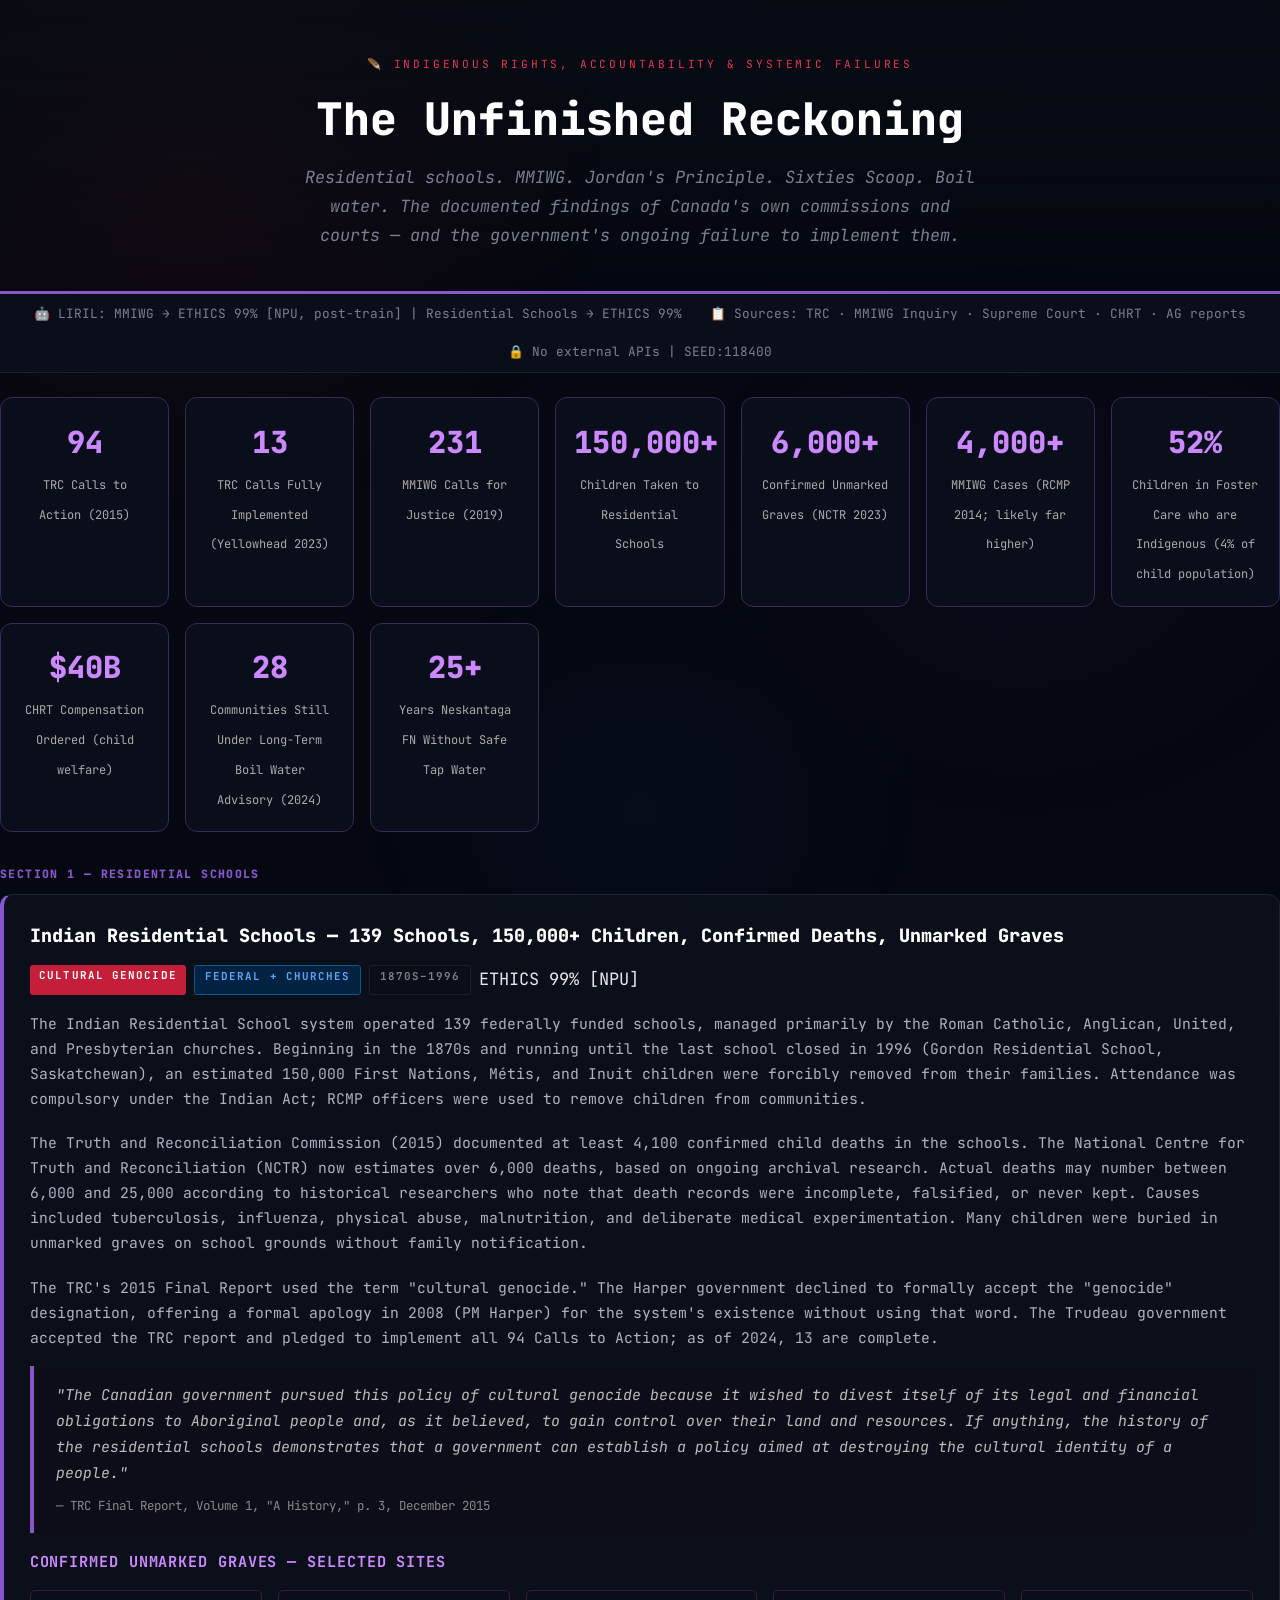
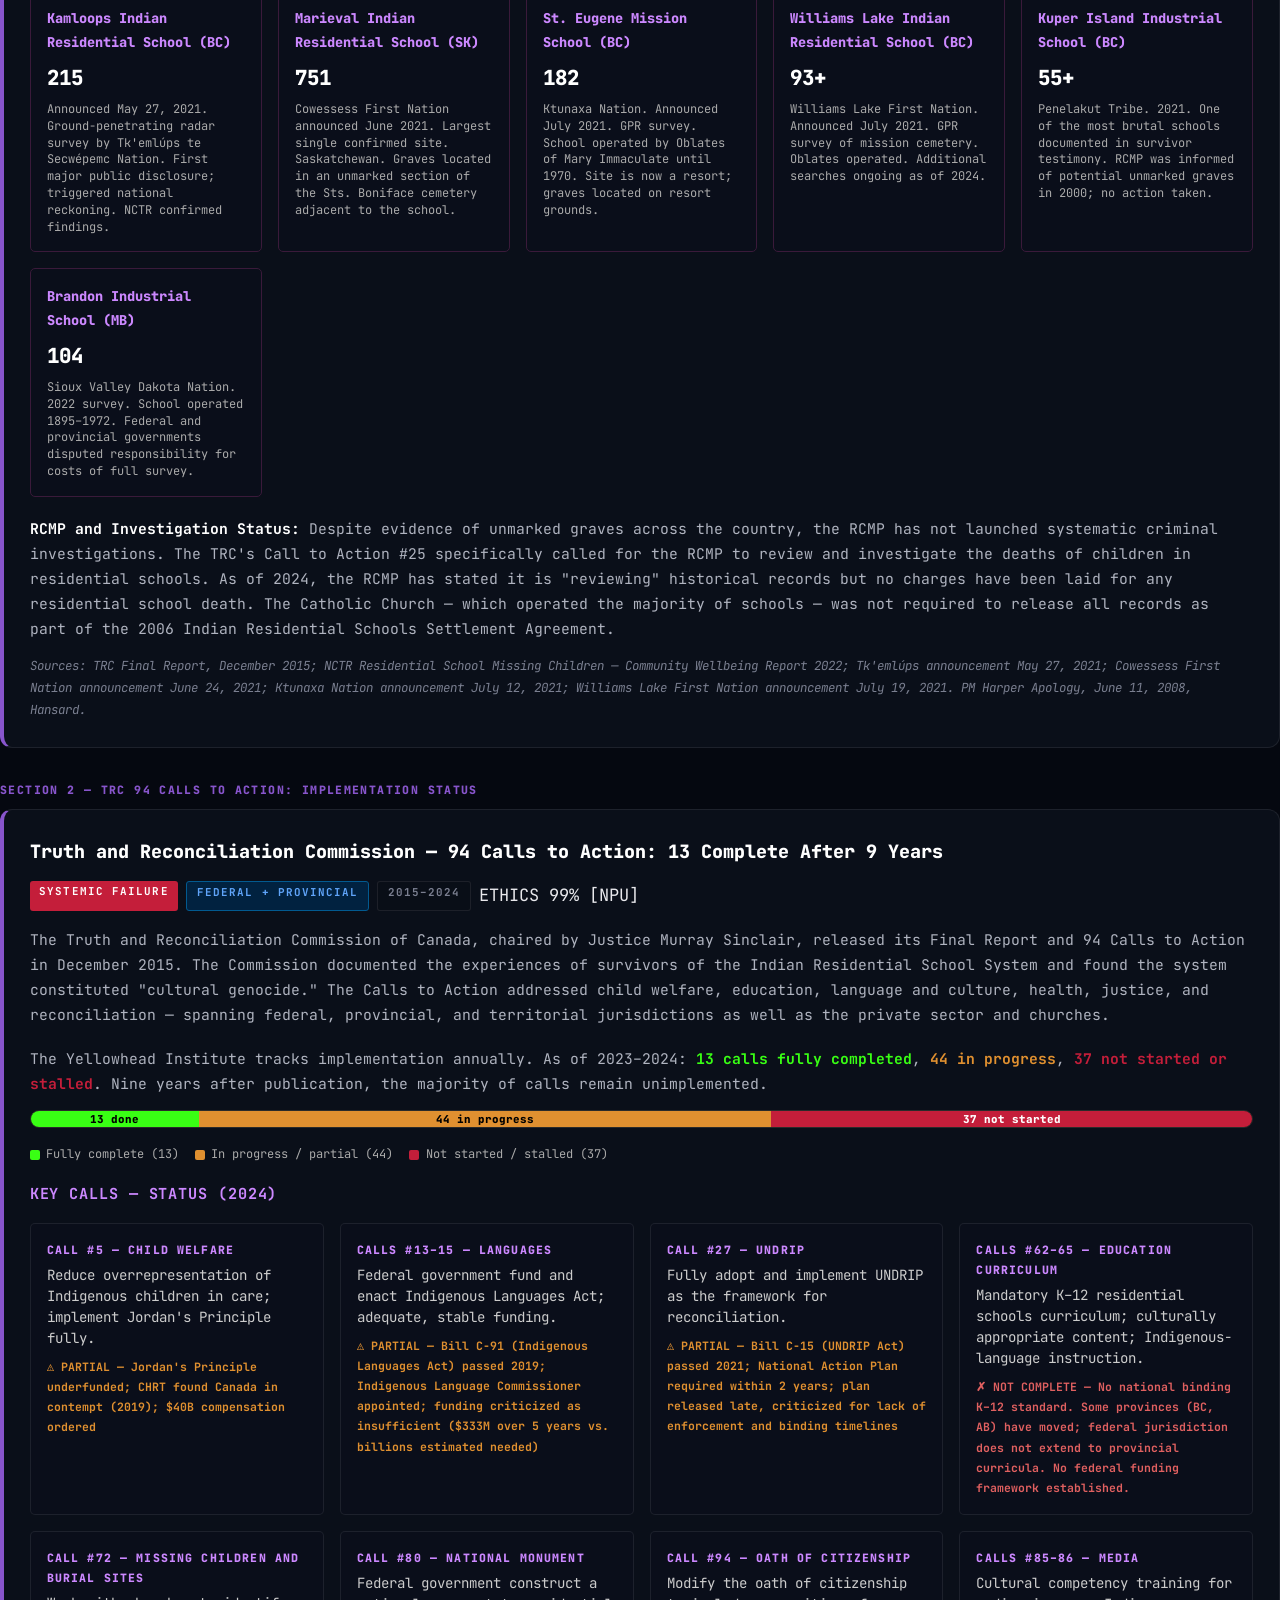
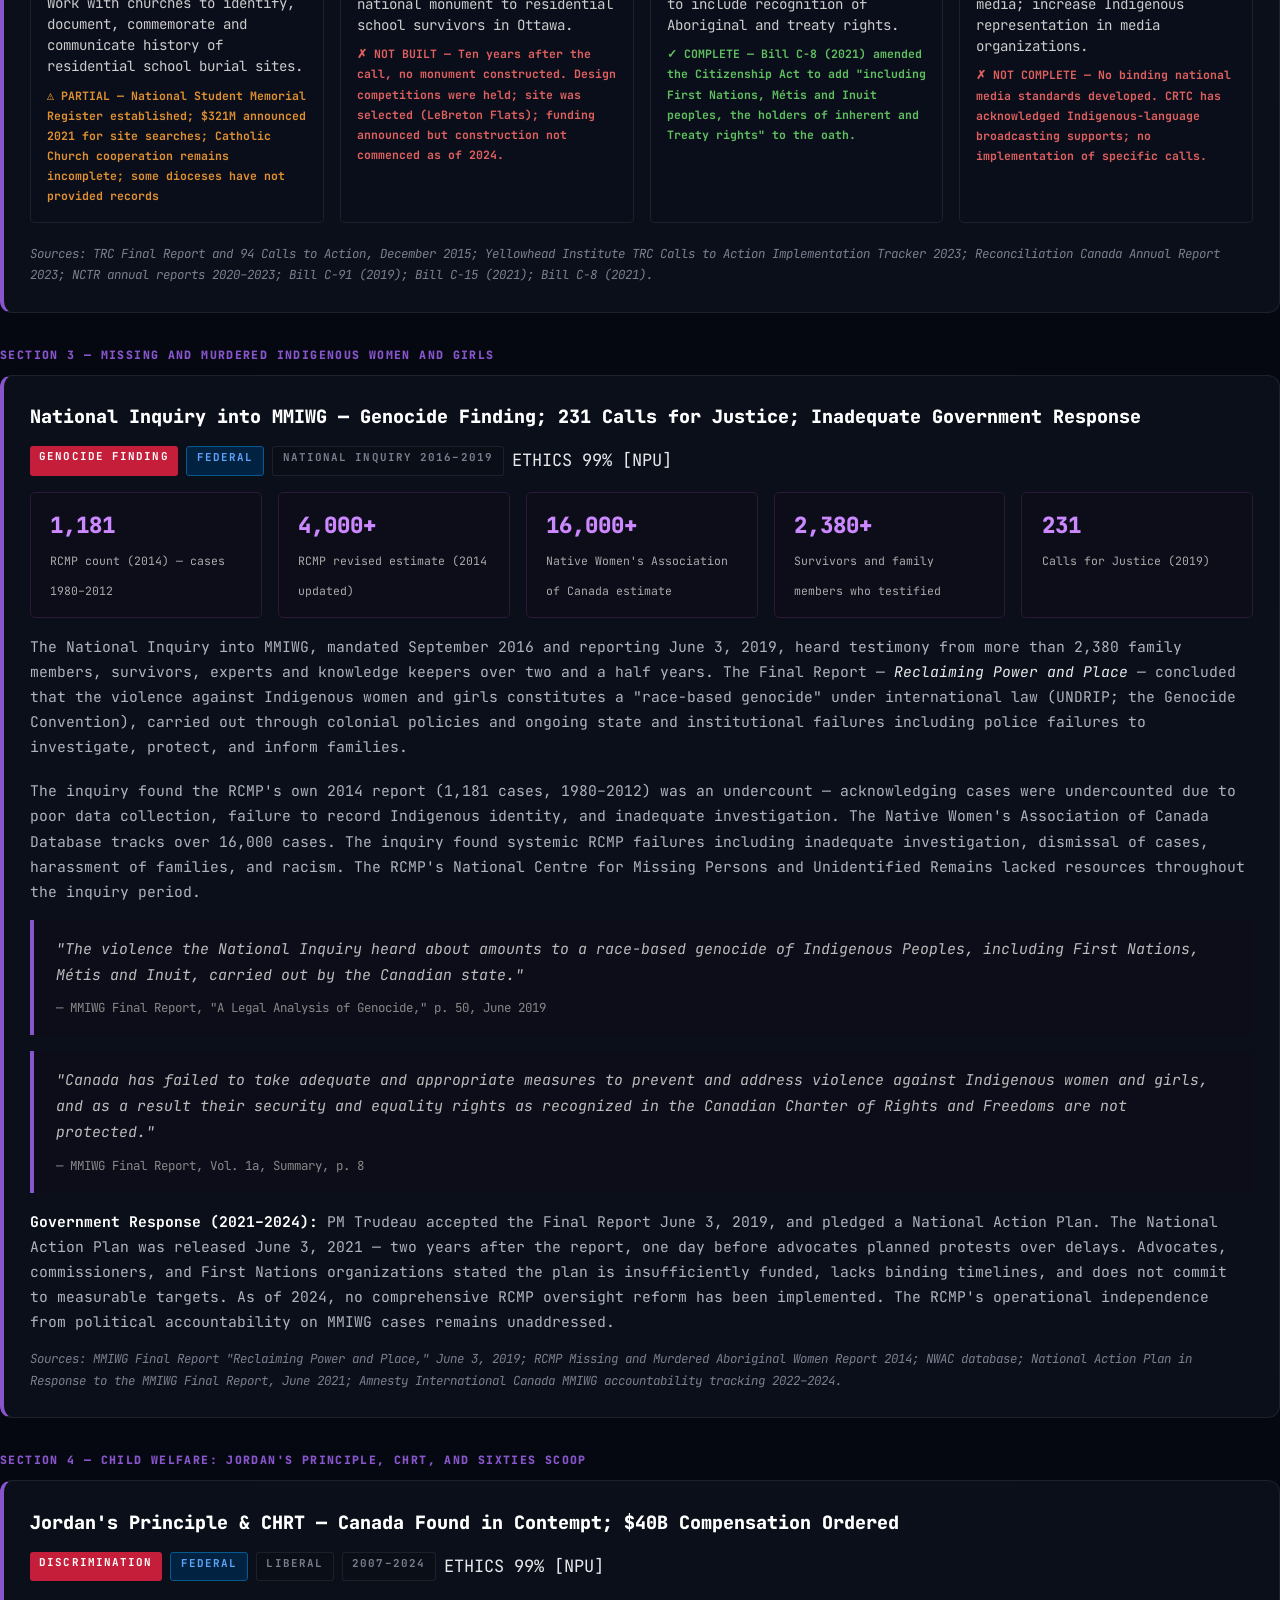
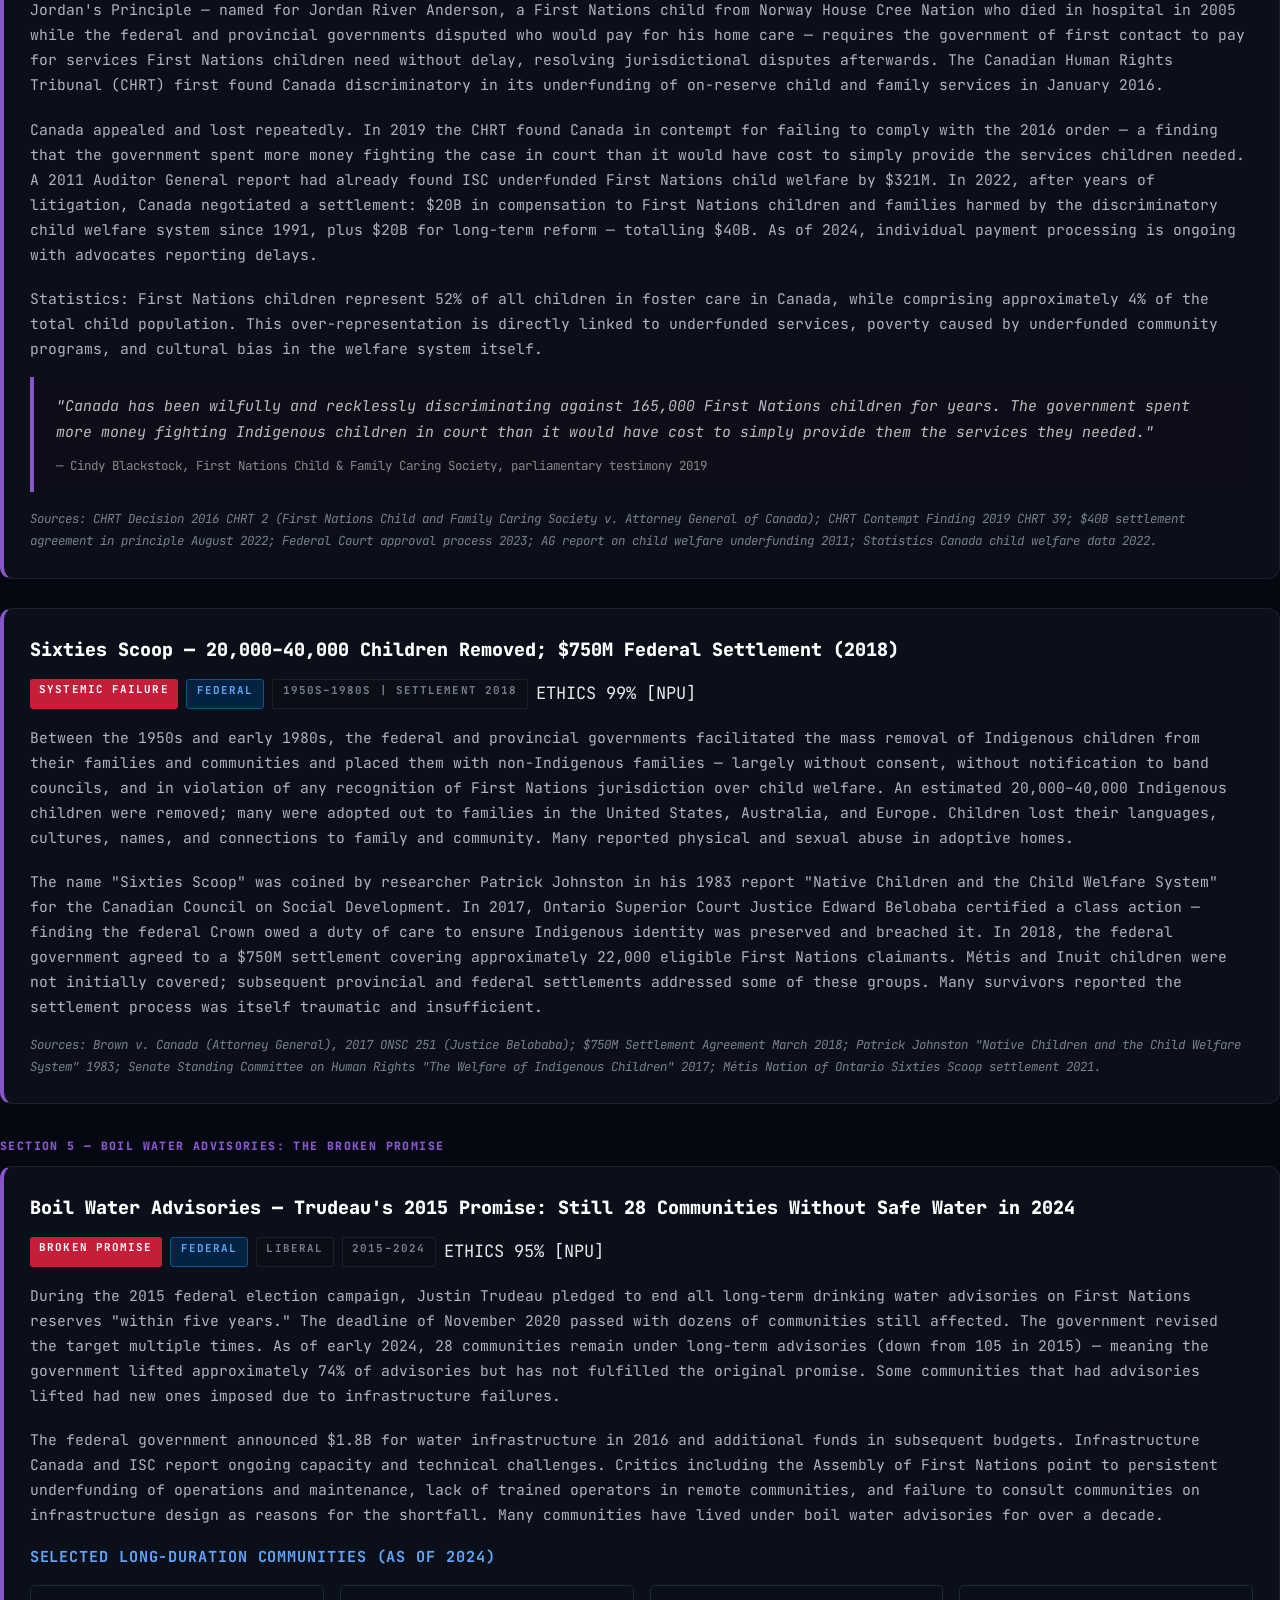
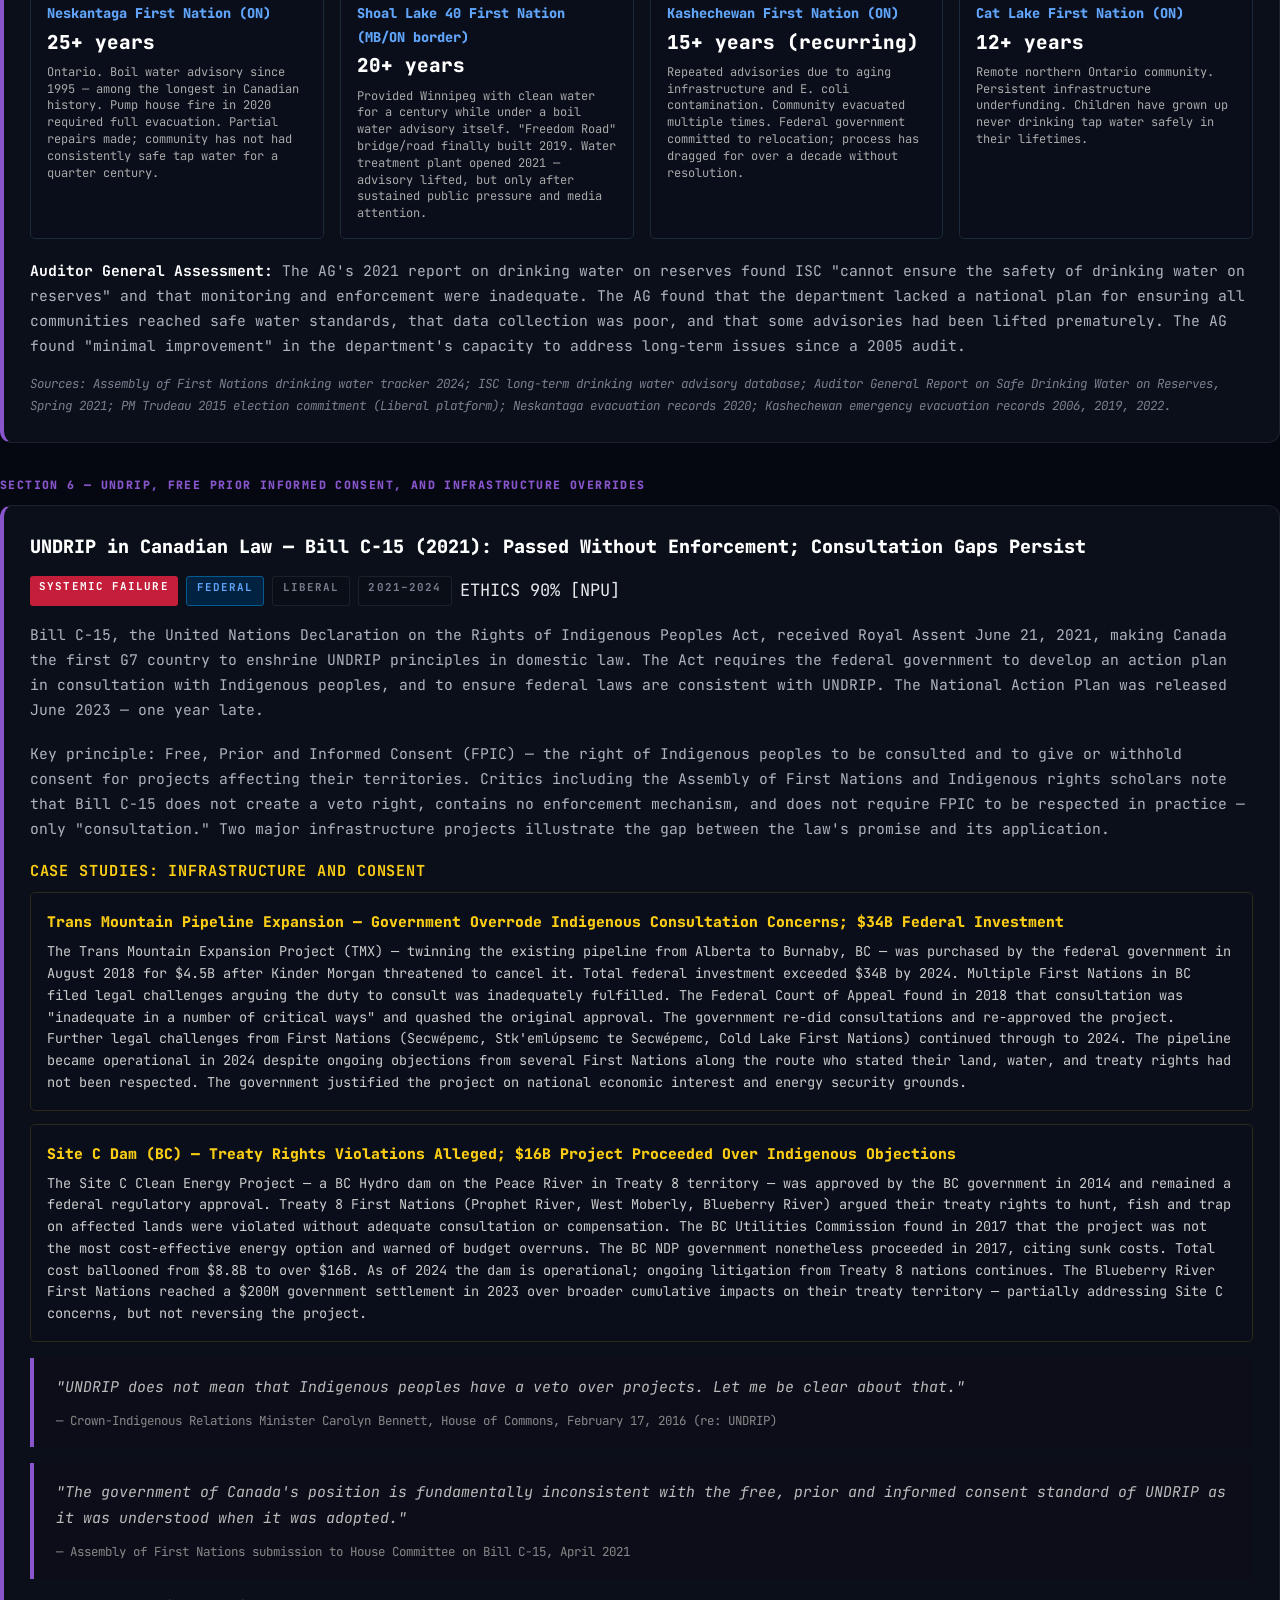
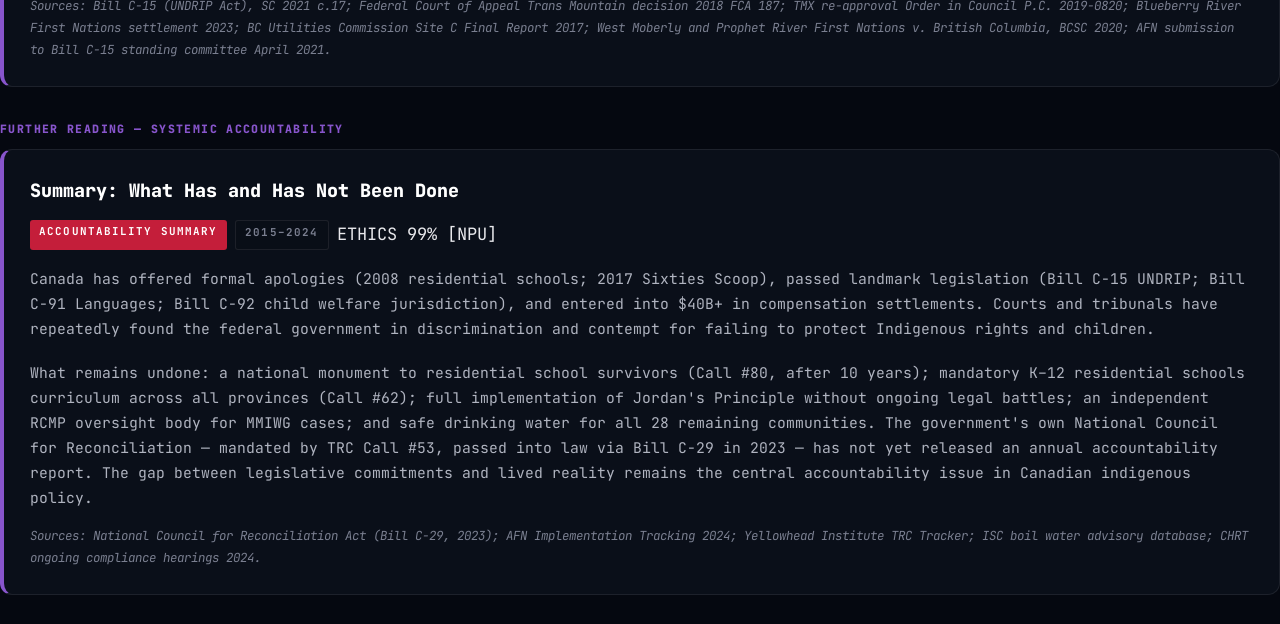
<file: indigenous.html>
<!DOCTYPE html>
<html lang="en">
<head>
  <meta charset="UTF-8"/>
  <meta name="viewport" content="width=device-width, initial-scale=1.0"/>
  <meta name="theme-color" content="#050810" />
  <title>Indigenous Rights &amp; Accountability — Canadian Accountability Project</title>
  <link rel="stylesheet" href="styles.css"/>
  <style>
    .finding-card { background:var(--card2); border:1px solid var(--border); border-radius:var(--radius); padding:1.6rem; margin-bottom:1.8rem; border-left:4px solid #8855cc; }
    .finding-title { font-size:1.15rem; font-weight:800; color:#fff; margin-bottom:0.8rem; }
    .finding-meta  { display:flex; gap:0.5rem; flex-wrap:wrap; margin-bottom:1rem; }
    .finding-body  { font-size:0.92rem; color:#ccc; line-height:1.7; margin-bottom:0.9rem; }
    .quote-block   { background:#0d0d1a; border-left:4px solid #8855cc; padding:1rem 1.4rem; margin:1rem 0; font-style:italic; color:#bbb; font-size:0.93rem; border-radius:0 5px 5px 0; }
    .quote-block cite { display:block; margin-top:0.6rem; font-style:normal; font-size:0.78rem; color:#888; }
    .stat-grid { display:grid; grid-template-columns:repeat(auto-fit,minmax(155px,1fr)); gap:1rem; margin:1.5rem 0; }
    .stat-box  { background:var(--surface); border:1px solid #3a2a5a; border-radius:var(--radius); padding:1.1rem; text-align:center; }
    .stat-box .stat-n  { font-size:1.9rem; font-weight:900; color:#cc88ff; display:block; }
    .stat-box .stat-l  { font-size:0.75rem; color:#aaa; margin-top:0.2rem; }
    .trc-grid { display:grid; grid-template-columns:repeat(auto-fit,minmax(280px,1fr)); gap:1rem; margin:1.2rem 0; }
    .trc-call { background:var(--surface); border:1px solid var(--border); border-radius:5px; padding:1rem; }
    .trc-call .call-num { font-size:0.72rem; font-weight:800; letter-spacing:0.1em; color:#cc88ff; text-transform:uppercase; }
    .trc-call .call-text { font-size:0.88rem; color:#ccc; margin-top:0.3rem; line-height:1.5; }
    .call-status-no   { color:#e06060; font-size:0.72rem; font-weight:700; margin-top:0.5rem; }
    .call-status-part { color:#e09030; font-size:0.72rem; font-weight:700; margin-top:0.5rem; }
    .call-status-yes  { color:#60c060; font-size:0.72rem; font-weight:700; margin-top:0.5rem; }
    .source-line { font-size:0.78rem; color:var(--muted); font-style:italic; margin-top:0.8rem; }
    .section-label { font-size:0.72rem; font-weight:800; letter-spacing:0.12em; text-transform:uppercase; color:#8855cc; margin:2rem 0 0.6rem; }
    .graves-grid { display:grid; grid-template-columns:repeat(auto-fit,minmax(220px,1fr)); gap:1rem; margin:1.2rem 0; }
    .grave-site { background:var(--surface); border:1px solid #3a1a3a; border-radius:5px; padding:1rem; }
    .grave-site .gs-name { font-size:0.85rem; font-weight:800; color:#cc88ff; }
    .grave-site .gs-num  { font-size:1.3rem; font-weight:900; color:#fff; display:block; margin:0.3rem 0; }
    .grave-site .gs-note { font-size:0.75rem; color:#aaa; line-height:1.4; }
    .water-grid { display:grid; grid-template-columns:repeat(auto-fit,minmax(240px,1fr)); gap:1rem; margin:1.2rem 0; }
    .water-card { background:var(--surface); border:1px solid #1a2a3a; border-radius:5px; padding:1rem; }
    .water-card .wc-name { font-size:0.85rem; font-weight:800; color:#60a5fa; }
    .water-card .wc-years { font-size:1.2rem; font-weight:900; color:#fff; }
    .water-card .wc-note  { font-size:0.75rem; color:#aaa; line-height:1.4; margin-top:0.3rem; }
    .pipeline-item { background:var(--surface); border:1px solid #2a2a1a; border-radius:5px; padding:1rem; margin-bottom:0.8rem; }
    .pipeline-item .pi-title { font-size:0.92rem; font-weight:800; color:#facc15; }
    .pipeline-item .pi-body  { font-size:0.85rem; color:#ccc; line-height:1.6; margin-top:0.4rem; }
    .mmiwg-stat-row { display:flex; flex-wrap:wrap; gap:1rem; margin:1rem 0; }
    .mmiwg-stat { background:#0d0d1a; border:1px solid #2a1a3a; border-radius:5px; padding:0.8rem 1.2rem; flex:1; min-width:140px; }
    .mmiwg-stat .ms-n { font-size:1.4rem; font-weight:900; color:#cc88ff; display:block; }
    .mmiwg-stat .ms-l { font-size:0.72rem; color:#aaa; margin-top:0.2rem; }
    .trc-progress-bar { background:#111; border:1px solid #2a2a2a; border-radius:var(--radius); overflow:hidden; height:18px; margin:0.5rem 0 1rem; display:flex; }
    .trc-pb-done { background:#39ff14; height:100%; display:flex; align-items:center; justify-content:center; font-size:0.68rem; color:#000; font-weight:800; }
    .trc-pb-prog { background:#e09030; height:100%; display:flex; align-items:center; justify-content:center; font-size:0.68rem; color:#000; font-weight:800; }
    .trc-pb-none { background:#c41e3a; height:100%; display:flex; align-items:center; justify-content:center; font-size:0.68rem; color:#fff; font-weight:800; }
    .progress-legend { display:flex; gap:1rem; flex-wrap:wrap; font-size:0.75rem; color:#aaa; margin-bottom:1rem; }
    .progress-legend span { display:flex; align-items:center; gap:0.4rem; }
    .progress-legend .dot { width:10px; height:10px; border-radius:2px; display:inline-block; }
  </style>
</head>
<body>
<div id="page-header-placeholder"></div>

<section class="page-hero" style="border-bottom:3px solid #8855cc;">
  <div class="hero-tag">🪶 Indigenous Rights, Accountability &amp; Systemic Failures</div>
  <h1>The Unfinished Reckoning</h1>
  <p class="hero-sub">Residential schools. MMIWG. Jordan's Principle. Sixties Scoop. Boil water. The documented findings of Canada's own commissions and courts — and the government's ongoing failure to implement them.</p>
</section>

<div class="meta-bar">
  <span>🤖 LIRIL: MMIWG → ETHICS 99% [NPU, post-train] | Residential Schools → ETHICS 99%</span>
  <span>📋 Sources: TRC · MMIWG Inquiry · Supreme Court · CHRT · AG reports</span>
  <span>🔒 No external APIs | SEED:118400</span>
</div>

<main>

  <!-- ── HEADLINE STATS ── -->
  <div class="stat-grid">
    <div class="stat-box"><span class="stat-n">94</span><span class="stat-l">TRC Calls to Action (2015)</span></div>
    <div class="stat-box"><span class="stat-n">13</span><span class="stat-l">TRC Calls Fully Implemented (Yellowhead 2023)</span></div>
    <div class="stat-box"><span class="stat-n">231</span><span class="stat-l">MMIWG Calls for Justice (2019)</span></div>
    <div class="stat-box"><span class="stat-n">150,000+</span><span class="stat-l">Children Taken to Residential Schools</span></div>
    <div class="stat-box"><span class="stat-n">6,000+</span><span class="stat-l">Confirmed Unmarked Graves (NCTR 2023)</span></div>
    <div class="stat-box"><span class="stat-n">4,000+</span><span class="stat-l">MMIWG Cases (RCMP 2014; likely far higher)</span></div>
    <div class="stat-box"><span class="stat-n">52%</span><span class="stat-l">Children in Foster Care who are Indigenous (4% of child population)</span></div>
    <div class="stat-box"><span class="stat-n">$40B</span><span class="stat-l">CHRT Compensation Ordered (child welfare)</span></div>
    <div class="stat-box"><span class="stat-n">28</span><span class="stat-l">Communities Still Under Long-Term Boil Water Advisory (2024)</span></div>
    <div class="stat-box"><span class="stat-n">25+</span><span class="stat-l">Years Neskantaga FN Without Safe Tap Water</span></div>
  </div>

  <!-- ── SECTION 1: RESIDENTIAL SCHOOLS ── -->
  <div class="section-label">Section 1 — Residential Schools</div>
  <div class="finding-card">
    <div class="finding-title">Indian Residential Schools — 139 Schools, 150,000+ Children, Confirmed Deaths, Unmarked Graves</div>
    <div class="finding-meta">
      <span class="tag tag-red">CULTURAL GENOCIDE</span>
      <span class="tag tag-blue">Federal + Churches</span>
      <span class="tag tag-muted">1870s–1996</span>
      <span class="liril-chip">ETHICS 99% [NPU]</span>
    </div>
    <div class="finding-body">
      <p>The Indian Residential School system operated 139 federally funded schools, managed primarily by the Roman Catholic, Anglican, United, and Presbyterian churches. Beginning in the 1870s and running until the last school closed in 1996 (Gordon Residential School, Saskatchewan), an estimated 150,000 First Nations, Métis, and Inuit children were forcibly removed from their families. Attendance was compulsory under the Indian Act; RCMP officers were used to remove children from communities.</p>
      <p style="margin-top:0.7rem">The Truth and Reconciliation Commission (2015) documented at least 4,100 confirmed child deaths in the schools. The National Centre for Truth and Reconciliation (NCTR) now estimates over 6,000 deaths, based on ongoing archival research. Actual deaths may number between 6,000 and 25,000 according to historical researchers who note that death records were incomplete, falsified, or never kept. Causes included tuberculosis, influenza, physical abuse, malnutrition, and deliberate medical experimentation. Many children were buried in unmarked graves on school grounds without family notification.</p>
      <p style="margin-top:0.7rem">The TRC's 2015 Final Report used the term "cultural genocide." The Harper government declined to formally accept the "genocide" designation, offering a formal apology in 2008 (PM Harper) for the system's existence without using that word. The Trudeau government accepted the TRC report and pledged to implement all 94 Calls to Action; as of 2024, 13 are complete.</p>
    </div>

    <div class="quote-block">
      "The Canadian government pursued this policy of cultural genocide because it wished to divest itself of its legal and financial obligations to Aboriginal people and, as it believed, to gain control over their land and resources. If anything, the history of the residential schools demonstrates that a government can establish a policy aimed at destroying the cultural identity of a people."
      <cite>— TRC Final Report, Volume 1, "A History," p. 3, December 2015</cite>
    </div>

    <h3 style="color:#cc88ff;margin:1.2rem 0 0.8rem;font-size:0.95rem;letter-spacing:0.06em;text-transform:uppercase;">Confirmed Unmarked Graves — Selected Sites</h3>
    <div class="graves-grid">
      <div class="grave-site">
        <div class="gs-name">Kamloops Indian Residential School (BC)</div>
        <span class="gs-num">215</span>
        <div class="gs-note">Announced May 27, 2021. Ground-penetrating radar survey by Tk'emlúps te Secwépemc Nation. First major public disclosure; triggered national reckoning. NCTR confirmed findings.</div>
      </div>
      <div class="grave-site">
        <div class="gs-name">Marieval Indian Residential School (SK)</div>
        <span class="gs-num">751</span>
        <div class="gs-note">Cowessess First Nation announced June 2021. Largest single confirmed site. Saskatchewan. Graves located in an unmarked section of the Sts. Boniface cemetery adjacent to the school.</div>
      </div>
      <div class="grave-site">
        <div class="gs-name">St. Eugene Mission School (BC)</div>
        <span class="gs-num">182</span>
        <div class="gs-note">Ktunaxa Nation. Announced July 2021. GPR survey. School operated by Oblates of Mary Immaculate until 1970. Site is now a resort; graves located on resort grounds.</div>
      </div>
      <div class="grave-site">
        <div class="gs-name">Williams Lake Indian Residential School (BC)</div>
        <span class="gs-num">93+</span>
        <div class="gs-note">Williams Lake First Nation. Announced July 2021. GPR survey of mission cemetery. Oblates operated. Additional searches ongoing as of 2024.</div>
      </div>
      <div class="grave-site">
        <div class="gs-name">Kuper Island Industrial School (BC)</div>
        <span class="gs-num">55+</span>
        <div class="gs-note">Penelakut Tribe. 2021. One of the most brutal schools documented in survivor testimony. RCMP was informed of potential unmarked graves in 2000; no action taken.</div>
      </div>
      <div class="grave-site">
        <div class="gs-name">Brandon Industrial School (MB)</div>
        <span class="gs-num">104</span>
        <div class="gs-note">Sioux Valley Dakota Nation. 2022 survey. School operated 1895–1972. Federal and provincial governments disputed responsibility for costs of full survey.</div>
      </div>
    </div>

    <div class="finding-body" style="margin-top:0.8rem">
      <p><strong style="color:#fff">RCMP and Investigation Status:</strong> Despite evidence of unmarked graves across the country, the RCMP has not launched systematic criminal investigations. The TRC's Call to Action #25 specifically called for the RCMP to review and investigate the deaths of children in residential schools. As of 2024, the RCMP has stated it is "reviewing" historical records but no charges have been laid for any residential school death. The Catholic Church — which operated the majority of schools — was not required to release all records as part of the 2006 Indian Residential Schools Settlement Agreement.</p>
    </div>
    <p class="source-line">Sources: TRC Final Report, December 2015; NCTR Residential School Missing Children — Community Wellbeing Report 2022; Tk'emlúps announcement May 27, 2021; Cowessess First Nation announcement June 24, 2021; Ktunaxa Nation announcement July 12, 2021; Williams Lake First Nation announcement July 19, 2021. PM Harper Apology, June 11, 2008, Hansard.</p>
  </div>

  <!-- ── SECTION 2: TRC 94 CALLS ── -->
  <div class="section-label">Section 2 — TRC 94 Calls to Action: Implementation Status</div>
  <div class="finding-card">
    <div class="finding-title">Truth and Reconciliation Commission — 94 Calls to Action: 13 Complete After 9 Years</div>
    <div class="finding-meta">
      <span class="tag tag-red">SYSTEMIC FAILURE</span>
      <span class="tag tag-blue">Federal + Provincial</span>
      <span class="tag tag-muted">2015–2024</span>
      <span class="liril-chip">ETHICS 99% [NPU]</span>
    </div>
    <div class="finding-body">
      <p>The Truth and Reconciliation Commission of Canada, chaired by Justice Murray Sinclair, released its Final Report and 94 Calls to Action in December 2015. The Commission documented the experiences of survivors of the Indian Residential School System and found the system constituted "cultural genocide." The Calls to Action addressed child welfare, education, language and culture, health, justice, and reconciliation — spanning federal, provincial, and territorial jurisdictions as well as the private sector and churches.</p>
      <p style="margin-top:0.7rem">The Yellowhead Institute tracks implementation annually. As of 2023–2024: <strong style="color:#39ff14">13 calls fully completed</strong>, <strong style="color:#e09030">44 in progress</strong>, <strong style="color:#c41e3a">37 not started or stalled</strong>. Nine years after publication, the majority of calls remain unimplemented.</p>
    </div>

    <div class="trc-progress-bar">
      <div class="trc-pb-done" style="width:13.8%">13 done</div>
      <div class="trc-pb-prog" style="width:46.8%">44 in progress</div>
      <div class="trc-pb-none" style="width:39.4%">37 not started</div>
    </div>
    <div class="progress-legend">
      <span><span class="dot" style="background:#39ff14"></span> Fully complete (13)</span>
      <span><span class="dot" style="background:#e09030"></span> In progress / partial (44)</span>
      <span><span class="dot" style="background:#c41e3a"></span> Not started / stalled (37)</span>
    </div>

    <h3 style="color:#cc88ff;margin:1.2rem 0 0.8rem;font-size:0.95rem;letter-spacing:0.06em;text-transform:uppercase;">Key Calls — Status (2024)</h3>
    <div class="trc-grid">
      <div class="trc-call">
        <div class="call-num">Call #5 — Child Welfare</div>
        <div class="call-text">Reduce overrepresentation of Indigenous children in care; implement Jordan's Principle fully.</div>
        <div class="call-status-part">⚠ PARTIAL — Jordan's Principle underfunded; CHRT found Canada in contempt (2019); $40B compensation ordered</div>
      </div>
      <div class="trc-call">
        <div class="call-num">Calls #13–15 — Languages</div>
        <div class="call-text">Federal government fund and enact Indigenous Languages Act; adequate, stable funding.</div>
        <div class="call-status-part">⚠ PARTIAL — Bill C-91 (Indigenous Languages Act) passed 2019; Indigenous Language Commissioner appointed; funding criticized as insufficient ($333M over 5 years vs. billions estimated needed)</div>
      </div>
      <div class="trc-call">
        <div class="call-num">Call #27 — UNDRIP</div>
        <div class="call-text">Fully adopt and implement UNDRIP as the framework for reconciliation.</div>
        <div class="call-status-part">⚠ PARTIAL — Bill C-15 (UNDRIP Act) passed 2021; National Action Plan required within 2 years; plan released late, criticized for lack of enforcement and binding timelines</div>
      </div>
      <div class="trc-call">
        <div class="call-num">Calls #62–65 — Education Curriculum</div>
        <div class="call-text">Mandatory K–12 residential schools curriculum; culturally appropriate content; Indigenous-language instruction.</div>
        <div class="call-status-no">✗ NOT COMPLETE — No national binding K–12 standard. Some provinces (BC, AB) have moved; federal jurisdiction does not extend to provincial curricula. No federal funding framework established.</div>
      </div>
      <div class="trc-call">
        <div class="call-num">Call #72 — Missing Children and Burial Sites</div>
        <div class="call-text">Work with churches to identify, document, commemorate and communicate history of residential school burial sites.</div>
        <div class="call-status-part">⚠ PARTIAL — National Student Memorial Register established; $321M announced 2021 for site searches; Catholic Church cooperation remains incomplete; some dioceses have not provided records</div>
      </div>
      <div class="trc-call">
        <div class="call-num">Call #80 — National Monument</div>
        <div class="call-text">Federal government construct a national monument to residential school survivors in Ottawa.</div>
        <div class="call-status-no">✗ NOT BUILT — Ten years after the call, no monument constructed. Design competitions were held; site was selected (LeBreton Flats); funding announced but construction not commenced as of 2024.</div>
      </div>
      <div class="trc-call">
        <div class="call-num">Call #94 — Oath of Citizenship</div>
        <div class="call-text">Modify the oath of citizenship to include recognition of Aboriginal and treaty rights.</div>
        <div class="call-status-yes">✓ COMPLETE — Bill C-8 (2021) amended the Citizenship Act to add "including First Nations, Métis and Inuit peoples, the holders of inherent and Treaty rights" to the oath.</div>
      </div>
      <div class="trc-call">
        <div class="call-num">Calls #85–86 — Media</div>
        <div class="call-text">Cultural competency training for media; increase Indigenous representation in media organizations.</div>
        <div class="call-status-no">✗ NOT COMPLETE — No binding national media standards developed. CRTC has acknowledged Indigenous-language broadcasting supports; no implementation of specific calls.</div>
      </div>
    </div>
    <p class="source-line">Sources: TRC Final Report and 94 Calls to Action, December 2015; Yellowhead Institute TRC Calls to Action Implementation Tracker 2023; Reconciliation Canada Annual Report 2023; NCTR annual reports 2020–2023; Bill C-91 (2019); Bill C-15 (2021); Bill C-8 (2021).</p>
  </div>

  <!-- ── SECTION 3: MMIWG ── -->
  <div class="section-label">Section 3 — Missing and Murdered Indigenous Women and Girls</div>
  <div class="finding-card">
    <div class="finding-title">National Inquiry into MMIWG — Genocide Finding; 231 Calls for Justice; Inadequate Government Response</div>
    <div class="finding-meta">
      <span class="tag tag-red">GENOCIDE FINDING</span>
      <span class="tag tag-blue">Federal</span>
      <span class="tag tag-muted">National Inquiry 2016–2019</span>
      <span class="liril-chip">ETHICS 99% [NPU]</span>
    </div>

    <div class="mmiwg-stat-row">
      <div class="mmiwg-stat"><span class="ms-n">1,181</span><span class="ms-l">RCMP count (2014) — cases 1980–2012</span></div>
      <div class="mmiwg-stat"><span class="ms-n">4,000+</span><span class="ms-l">RCMP revised estimate (2014 updated)</span></div>
      <div class="mmiwg-stat"><span class="ms-n">16,000+</span><span class="ms-l">Native Women's Association of Canada estimate</span></div>
      <div class="mmiwg-stat"><span class="ms-n">2,380+</span><span class="ms-l">Survivors and family members who testified</span></div>
      <div class="mmiwg-stat"><span class="ms-n">231</span><span class="ms-l">Calls for Justice (2019)</span></div>
    </div>

    <div class="finding-body">
      <p>The National Inquiry into MMIWG, mandated September 2016 and reporting June 3, 2019, heard testimony from more than 2,380 family members, survivors, experts and knowledge keepers over two and a half years. The Final Report — <em>Reclaiming Power and Place</em> — concluded that the violence against Indigenous women and girls constitutes a "race-based genocide" under international law (UNDRIP; the Genocide Convention), carried out through colonial policies and ongoing state and institutional failures including police failures to investigate, protect, and inform families.</p>
      <p style="margin-top:0.7rem">The inquiry found the RCMP's own 2014 report (1,181 cases, 1980–2012) was an undercount — acknowledging cases were undercounted due to poor data collection, failure to record Indigenous identity, and inadequate investigation. The Native Women's Association of Canada Database tracks over 16,000 cases. The inquiry found systemic RCMP failures including inadequate investigation, dismissal of cases, harassment of families, and racism. The RCMP's National Centre for Missing Persons and Unidentified Remains lacked resources throughout the inquiry period.</p>
    </div>

    <div class="quote-block">
      "The violence the National Inquiry heard about amounts to a race-based genocide of Indigenous Peoples, including First Nations, Métis and Inuit, carried out by the Canadian state."
      <cite>— MMIWG Final Report, "A Legal Analysis of Genocide," p. 50, June 2019</cite>
    </div>
    <div class="quote-block">
      "Canada has failed to take adequate and appropriate measures to prevent and address violence against Indigenous women and girls, and as a result their security and equality rights as recognized in the Canadian Charter of Rights and Freedoms are not protected."
      <cite>— MMIWG Final Report, Vol. 1a, Summary, p. 8</cite>
    </div>

    <div class="finding-body">
      <p><strong style="color:#fff">Government Response (2021–2024):</strong> PM Trudeau accepted the Final Report June 3, 2019, and pledged a National Action Plan. The National Action Plan was released June 3, 2021 — two years after the report, one day before advocates planned protests over delays. Advocates, commissioners, and First Nations organizations stated the plan is insufficiently funded, lacks binding timelines, and does not commit to measurable targets. As of 2024, no comprehensive RCMP oversight reform has been implemented. The RCMP's operational independence from political accountability on MMIWG cases remains unaddressed.</p>
    </div>
    <p class="source-line">Sources: MMIWG Final Report "Reclaiming Power and Place," June 3, 2019; RCMP Missing and Murdered Aboriginal Women Report 2014; NWAC database; National Action Plan in Response to the MMIWG Final Report, June 2021; Amnesty International Canada MMIWG accountability tracking 2022–2024.</p>
  </div>

  <!-- ── SECTION 4: CHILD WELFARE ── -->
  <div class="section-label">Section 4 — Child Welfare: Jordan's Principle, CHRT, and Sixties Scoop</div>
  <div class="finding-card">
    <div class="finding-title">Jordan's Principle &amp; CHRT — Canada Found in Contempt; $40B Compensation Ordered</div>
    <div class="finding-meta">
      <span class="tag tag-red">DISCRIMINATION</span>
      <span class="tag tag-blue">Federal</span>
      <span class="tag tag-muted party-lib">Liberal</span>
      <span class="tag tag-muted">2007–2024</span>
      <span class="liril-chip">ETHICS 99% [NPU]</span>
    </div>
    <div class="finding-body">
      <p>Jordan's Principle — named for Jordan River Anderson, a First Nations child from Norway House Cree Nation who died in hospital in 2005 while the federal and provincial governments disputed who would pay for his home care — requires the government of first contact to pay for services First Nations children need without delay, resolving jurisdictional disputes afterwards. The Canadian Human Rights Tribunal (CHRT) first found Canada discriminatory in its underfunding of on-reserve child and family services in January 2016.</p>
      <p style="margin-top:0.7rem">Canada appealed and lost repeatedly. In 2019 the CHRT found Canada in contempt for failing to comply with the 2016 order — a finding that the government spent more money fighting the case in court than it would have cost to simply provide the services children needed. A 2011 Auditor General report had already found ISC underfunded First Nations child welfare by $321M. In 2022, after years of litigation, Canada negotiated a settlement: $20B in compensation to First Nations children and families harmed by the discriminatory child welfare system since 1991, plus $20B for long-term reform — totalling $40B. As of 2024, individual payment processing is ongoing with advocates reporting delays.</p>
      <p style="margin-top:0.7rem">Statistics: First Nations children represent 52% of all children in foster care in Canada, while comprising approximately 4% of the total child population. This over-representation is directly linked to underfunded services, poverty caused by underfunded community programs, and cultural bias in the welfare system itself.</p>
    </div>
    <div class="quote-block">
      "Canada has been wilfully and recklessly discriminating against 165,000 First Nations children for years. The government spent more money fighting Indigenous children in court than it would have cost to simply provide them the services they needed."
      <cite>— Cindy Blackstock, First Nations Child &amp; Family Caring Society, parliamentary testimony 2019</cite>
    </div>
    <p class="source-line">Sources: CHRT Decision 2016 CHRT 2 (First Nations Child and Family Caring Society v. Attorney General of Canada); CHRT Contempt Finding 2019 CHRT 39; $40B settlement agreement in principle August 2022; Federal Court approval process 2023; AG report on child welfare underfunding 2011; Statistics Canada child welfare data 2022.</p>
  </div>

  <div class="finding-card">
    <div class="finding-title">Sixties Scoop — 20,000–40,000 Children Removed; $750M Federal Settlement (2018)</div>
    <div class="finding-meta">
      <span class="tag tag-red">SYSTEMIC FAILURE</span>
      <span class="tag tag-blue">Federal</span>
      <span class="tag tag-muted">1950s–1980s | Settlement 2018</span>
      <span class="liril-chip">ETHICS 99% [NPU]</span>
    </div>
    <div class="finding-body">
      <p>Between the 1950s and early 1980s, the federal and provincial governments facilitated the mass removal of Indigenous children from their families and communities and placed them with non-Indigenous families — largely without consent, without notification to band councils, and in violation of any recognition of First Nations jurisdiction over child welfare. An estimated 20,000–40,000 Indigenous children were removed; many were adopted out to families in the United States, Australia, and Europe. Children lost their languages, cultures, names, and connections to family and community. Many reported physical and sexual abuse in adoptive homes.</p>
      <p style="margin-top:0.7rem">The name "Sixties Scoop" was coined by researcher Patrick Johnston in his 1983 report "Native Children and the Child Welfare System" for the Canadian Council on Social Development. In 2017, Ontario Superior Court Justice Edward Belobaba certified a class action — finding the federal Crown owed a duty of care to ensure Indigenous identity was preserved and breached it. In 2018, the federal government agreed to a $750M settlement covering approximately 22,000 eligible First Nations claimants. Métis and Inuit children were not initially covered; subsequent provincial and federal settlements addressed some of these groups. Many survivors reported the settlement process was itself traumatic and insufficient.</p>
    </div>
    <p class="source-line">Sources: Brown v. Canada (Attorney General), 2017 ONSC 251 (Justice Belobaba); $750M Settlement Agreement March 2018; Patrick Johnston "Native Children and the Child Welfare System" 1983; Senate Standing Committee on Human Rights "The Welfare of Indigenous Children" 2017; Métis Nation of Ontario Sixties Scoop settlement 2021.</p>
  </div>

  <!-- ── SECTION 5: BOIL WATER ── -->
  <div class="section-label">Section 5 — Boil Water Advisories: The Broken Promise</div>
  <div class="finding-card">
    <div class="finding-title">Boil Water Advisories — Trudeau's 2015 Promise: Still 28 Communities Without Safe Water in 2024</div>
    <div class="finding-meta">
      <span class="tag tag-red">BROKEN PROMISE</span>
      <span class="tag tag-blue">Federal</span>
      <span class="tag tag-muted party-lib">Liberal</span>
      <span class="tag tag-muted">2015–2024</span>
      <span class="liril-chip">ETHICS 95% [NPU]</span>
    </div>
    <div class="finding-body">
      <p>During the 2015 federal election campaign, Justin Trudeau pledged to end all long-term drinking water advisories on First Nations reserves "within five years." The deadline of November 2020 passed with dozens of communities still affected. The government revised the target multiple times. As of early 2024, 28 communities remain under long-term advisories (down from 105 in 2015) — meaning the government lifted approximately 74% of advisories but has not fulfilled the original promise. Some communities that had advisories lifted had new ones imposed due to infrastructure failures.</p>
      <p style="margin-top:0.7rem">The federal government announced $1.8B for water infrastructure in 2016 and additional funds in subsequent budgets. Infrastructure Canada and ISC report ongoing capacity and technical challenges. Critics including the Assembly of First Nations point to persistent underfunding of operations and maintenance, lack of trained operators in remote communities, and failure to consult communities on infrastructure design as reasons for the shortfall. Many communities have lived under boil water advisories for over a decade.</p>
    </div>

    <h3 style="color:#60a5fa;margin:1.2rem 0 0.8rem;font-size:0.95rem;letter-spacing:0.06em;text-transform:uppercase;">Selected Long-Duration Communities (as of 2024)</h3>
    <div class="water-grid">
      <div class="water-card">
        <div class="wc-name">Neskantaga First Nation (ON)</div>
        <div class="wc-years">25+ years</div>
        <div class="wc-note">Ontario. Boil water advisory since 1995 — among the longest in Canadian history. Pump house fire in 2020 required full evacuation. Partial repairs made; community has not had consistently safe tap water for a quarter century.</div>
      </div>
      <div class="water-card">
        <div class="wc-name">Shoal Lake 40 First Nation (MB/ON border)</div>
        <div class="wc-years">20+ years</div>
        <div class="wc-note">Provided Winnipeg with clean water for a century while under a boil water advisory itself. "Freedom Road" bridge/road finally built 2019. Water treatment plant opened 2021 — advisory lifted, but only after sustained public pressure and media attention.</div>
      </div>
      <div class="water-card">
        <div class="wc-name">Kashechewan First Nation (ON)</div>
        <div class="wc-years">15+ years (recurring)</div>
        <div class="wc-note">Repeated advisories due to aging infrastructure and E. coli contamination. Community evacuated multiple times. Federal government committed to relocation; process has dragged for over a decade without resolution.</div>
      </div>
      <div class="water-card">
        <div class="wc-name">Cat Lake First Nation (ON)</div>
        <div class="wc-years">12+ years</div>
        <div class="wc-note">Remote northern Ontario community. Persistent infrastructure underfunding. Children have grown up never drinking tap water safely in their lifetimes.</div>
      </div>
    </div>

    <div class="finding-body" style="margin-top:0.8rem">
      <p><strong style="color:#fff">Auditor General Assessment:</strong> The AG's 2021 report on drinking water on reserves found ISC "cannot ensure the safety of drinking water on reserves" and that monitoring and enforcement were inadequate. The AG found that the department lacked a national plan for ensuring all communities reached safe water standards, that data collection was poor, and that some advisories had been lifted prematurely. The AG found "minimal improvement" in the department's capacity to address long-term issues since a 2005 audit.</p>
    </div>
    <p class="source-line">Sources: Assembly of First Nations drinking water tracker 2024; ISC long-term drinking water advisory database; Auditor General Report on Safe Drinking Water on Reserves, Spring 2021; PM Trudeau 2015 election commitment (Liberal platform); Neskantaga evacuation records 2020; Kashechewan emergency evacuation records 2006, 2019, 2022.</p>
  </div>

  <!-- ── SECTION 6: UNDRIP AND CONSULTATION ── -->
  <div class="section-label">Section 6 — UNDRIP, Free Prior Informed Consent, and Infrastructure Overrides</div>
  <div class="finding-card">
    <div class="finding-title">UNDRIP in Canadian Law — Bill C-15 (2021): Passed Without Enforcement; Consultation Gaps Persist</div>
    <div class="finding-meta">
      <span class="tag tag-red">SYSTEMIC FAILURE</span>
      <span class="tag tag-blue">Federal</span>
      <span class="tag tag-muted party-lib">Liberal</span>
      <span class="tag tag-muted">2021–2024</span>
      <span class="liril-chip">ETHICS 90% [NPU]</span>
    </div>
    <div class="finding-body">
      <p>Bill C-15, the United Nations Declaration on the Rights of Indigenous Peoples Act, received Royal Assent June 21, 2021, making Canada the first G7 country to enshrine UNDRIP principles in domestic law. The Act requires the federal government to develop an action plan in consultation with Indigenous peoples, and to ensure federal laws are consistent with UNDRIP. The National Action Plan was released June 2023 — one year late.</p>
      <p style="margin-top:0.7rem">Key principle: Free, Prior and Informed Consent (FPIC) — the right of Indigenous peoples to be consulted and to give or withhold consent for projects affecting their territories. Critics including the Assembly of First Nations and Indigenous rights scholars note that Bill C-15 does not create a veto right, contains no enforcement mechanism, and does not require FPIC to be respected in practice — only "consultation." Two major infrastructure projects illustrate the gap between the law's promise and its application.</p>
    </div>

    <h3 style="color:#facc15;margin:1.2rem 0 0.8rem;font-size:0.95rem;letter-spacing:0.06em;text-transform:uppercase;">Case Studies: Infrastructure and Consent</h3>

    <div class="pipeline-item">
      <div class="pi-title">Trans Mountain Pipeline Expansion — Government Overrode Indigenous Consultation Concerns; $34B Federal Investment</div>
      <div class="pi-body">
        The Trans Mountain Expansion Project (TMX) — twinning the existing pipeline from Alberta to Burnaby, BC — was purchased by the federal government in August 2018 for $4.5B after Kinder Morgan threatened to cancel it. Total federal investment exceeded $34B by 2024. Multiple First Nations in BC filed legal challenges arguing the duty to consult was inadequately fulfilled. The Federal Court of Appeal found in 2018 that consultation was "inadequate in a number of critical ways" and quashed the original approval. The government re-did consultations and re-approved the project. Further legal challenges from First Nations (Secwépemc, Stk'emlúpsemc te Secwépemc, Cold Lake First Nations) continued through to 2024. The pipeline became operational in 2024 despite ongoing objections from several First Nations along the route who stated their land, water, and treaty rights had not been respected. The government justified the project on national economic interest and energy security grounds.
      </div>
    </div>

    <div class="pipeline-item">
      <div class="pi-title">Site C Dam (BC) — Treaty Rights Violations Alleged; $16B Project Proceeded Over Indigenous Objections</div>
      <div class="pi-body">
        The Site C Clean Energy Project — a BC Hydro dam on the Peace River in Treaty 8 territory — was approved by the BC government in 2014 and remained a federal regulatory approval. Treaty 8 First Nations (Prophet River, West Moberly, Blueberry River) argued their treaty rights to hunt, fish and trap on affected lands were violated without adequate consultation or compensation. The BC Utilities Commission found in 2017 that the project was not the most cost-effective energy option and warned of budget overruns. The BC NDP government nonetheless proceeded in 2017, citing sunk costs. Total cost ballooned from $8.8B to over $16B. As of 2024 the dam is operational; ongoing litigation from Treaty 8 nations continues. The Blueberry River First Nations reached a $200M government settlement in 2023 over broader cumulative impacts on their treaty territory — partially addressing Site C concerns, but not reversing the project.
      </div>
    </div>

    <div class="quote-block">
      "UNDRIP does not mean that Indigenous peoples have a veto over projects. Let me be clear about that." 
      <cite>— Crown-Indigenous Relations Minister Carolyn Bennett, House of Commons, February 17, 2016 (re: UNDRIP)</cite>
    </div>
    <div class="quote-block">
      "The government of Canada's position is fundamentally inconsistent with the free, prior and informed consent standard of UNDRIP as it was understood when it was adopted."
      <cite>— Assembly of First Nations submission to House Committee on Bill C-15, April 2021</cite>
    </div>

    <p class="source-line">Sources: Bill C-15 (UNDRIP Act), SC 2021 c.17; Federal Court of Appeal Trans Mountain decision 2018 FCA 187; TMX re-approval Order in Council P.C. 2019-0820; Blueberry River First Nations settlement 2023; BC Utilities Commission Site C Final Report 2017; West Moberly and Prophet River First Nations v. British Columbia, BCSC 2020; AFN submission to Bill C-15 standing committee April 2021.</p>
  </div>

  <!-- ── JORDAN'S PRINCIPLE / CHRT DEEP DIVE ── -->
  <div class="section-label">Further Reading — Systemic Accountability</div>
  <div class="finding-card">
    <div class="finding-title">Summary: What Has and Has Not Been Done</div>
    <div class="finding-meta">
      <span class="tag tag-red">ACCOUNTABILITY SUMMARY</span>
      <span class="tag tag-muted">2015–2024</span>
      <span class="liril-chip">ETHICS 99% [NPU]</span>
    </div>
    <div class="finding-body">
      <p>Canada has offered formal apologies (2008 residential schools; 2017 Sixties Scoop), passed landmark legislation (Bill C-15 UNDRIP; Bill C-91 Languages; Bill C-92 child welfare jurisdiction), and entered into $40B+ in compensation settlements. Courts and tribunals have repeatedly found the federal government in discrimination and contempt for failing to protect Indigenous rights and children.</p>
      <p style="margin-top:0.7rem">What remains undone: a national monument to residential school survivors (Call #80, after 10 years); mandatory K–12 residential schools curriculum across all provinces (Call #62); full implementation of Jordan's Principle without ongoing legal battles; an independent RCMP oversight body for MMIWG cases; and safe drinking water for all 28 remaining communities. The government's own National Council for Reconciliation — mandated by TRC Call #53, passed into law via Bill C-29 in 2023 — has not yet released an annual accountability report. The gap between legislative commitments and lived reality remains the central accountability issue in Canadian indigenous policy.</p>
    </div>
    <p class="source-line">Sources: National Council for Reconciliation Act (Bill C-29, 2023); AFN Implementation Tracking 2024; Yellowhead Institute TRC Tracker; ISC boil water advisory database; CHRT ongoing compliance hearings 2024.</p>
  </div>

</main>

<div id="page-footer-placeholder"></div>
<script src="nav.js"></script>
</body>
</html>
</file>
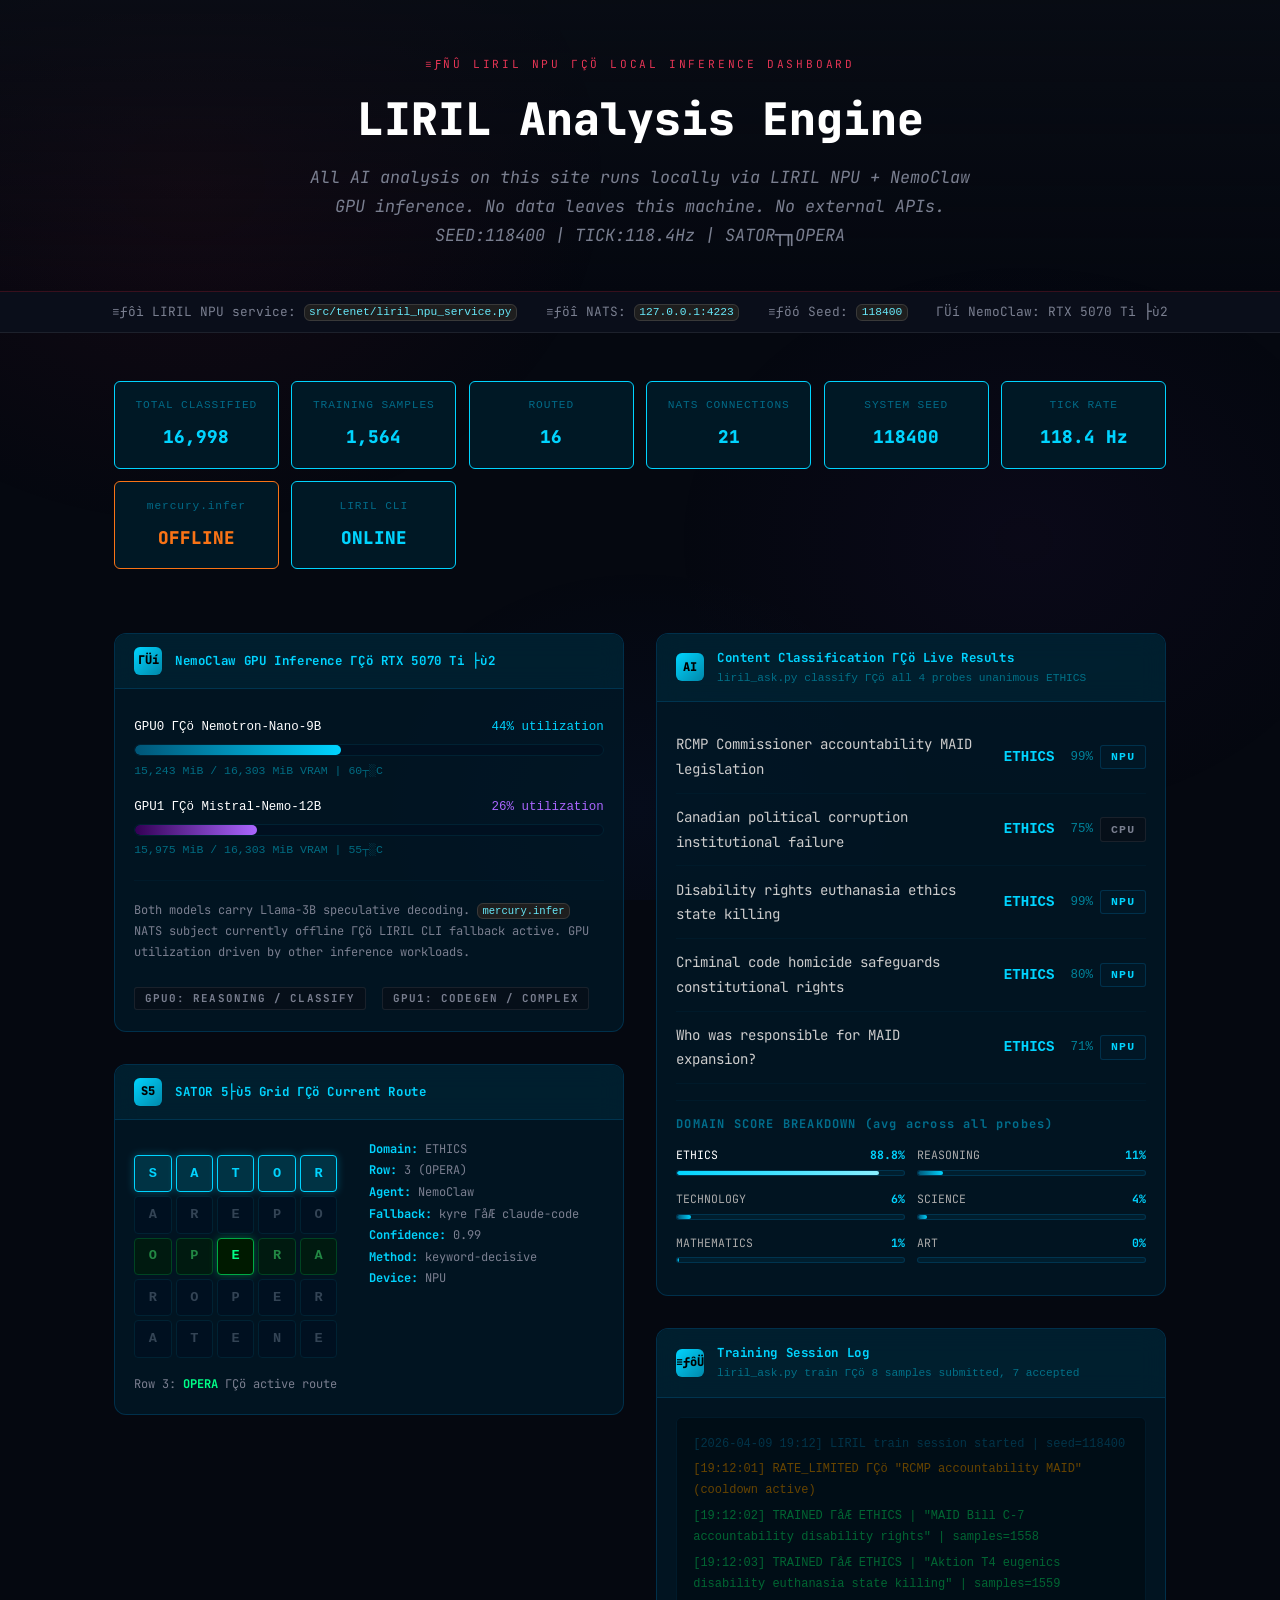
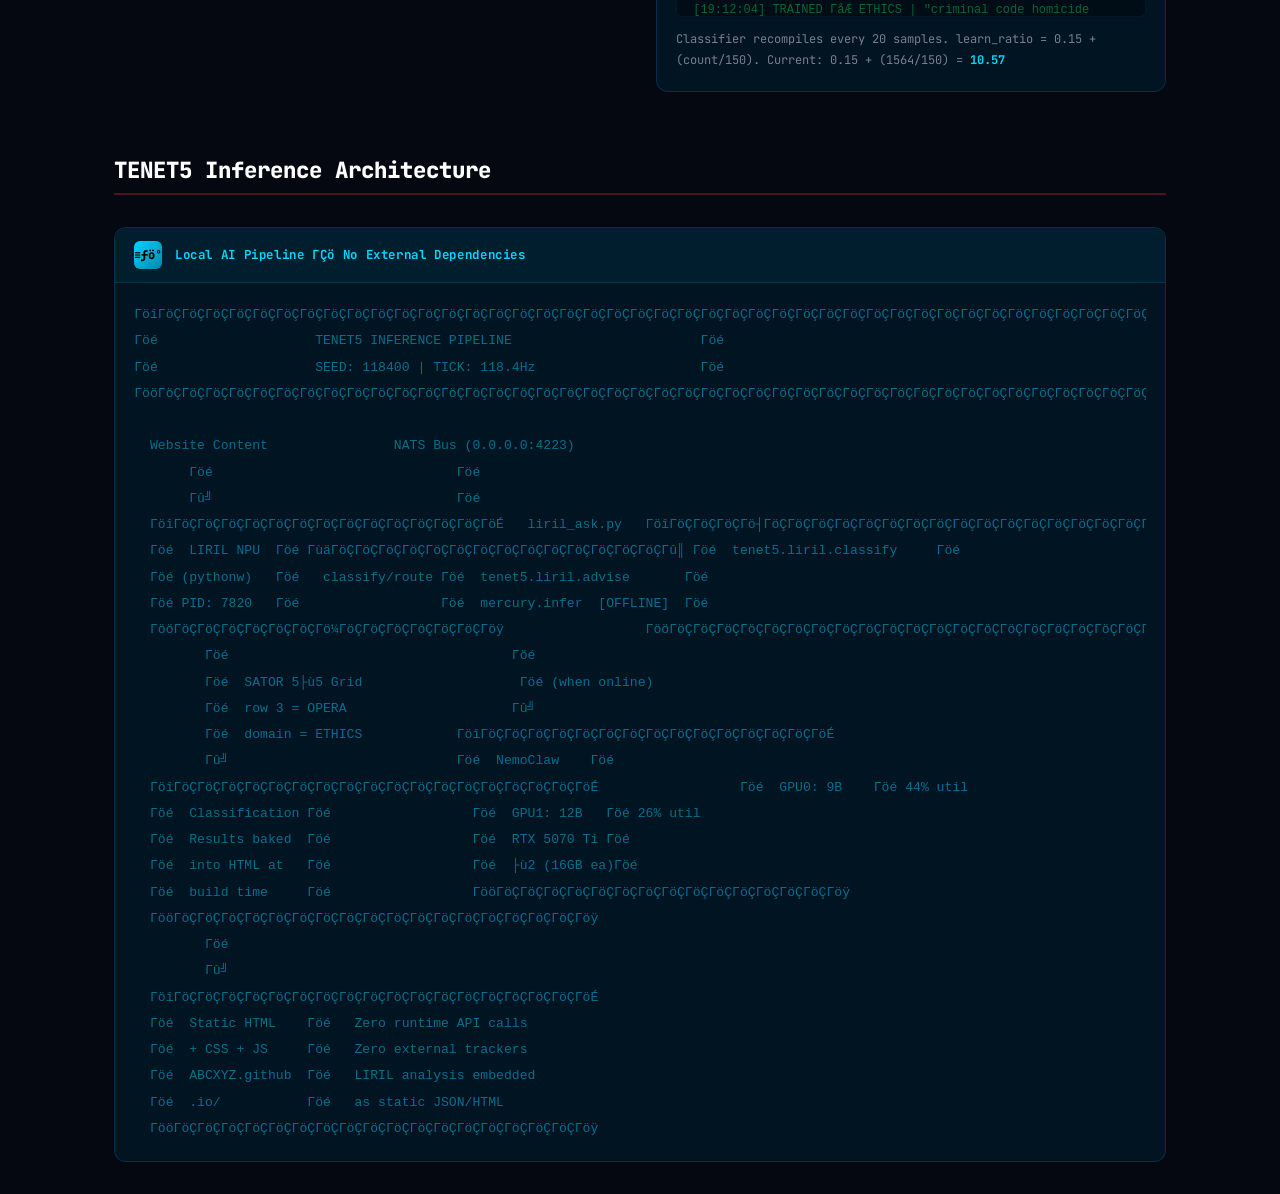
<file: liril-analysis.html>
<!DOCTYPE html>
<html lang="en">
<head>
  <meta charset="UTF-8"/>
  <meta name="viewport" content="width=device-width, initial-scale=1.0"/>
  <meta name="theme-color" content="#050810"/>
  <title>LIRIL NPU Analysis Dashboard ΓÇö Canadian Accountability Project</title>
  <link rel="stylesheet" href="styles.css"/>
  <style>
    .nats-conn-bar { display:flex; align-items:center; gap:0.8rem; margin:0.5rem 0; }
    .nats-conn-bar .conn-count { font-family:monospace; font-size:1.8rem; font-weight:900; color:var(--liril-core); }
    .pipeline-row { display:grid; grid-template-columns:repeat(auto-fit,minmax(140px,1fr)); gap:0.8rem; margin:1rem 0; }
    .pipeline-node { background:#001825; border:1px solid var(--liril-border); border-radius:6px; padding:0.9rem; text-align:center; }
    .pipeline-node .pn-label { font-size:0.7rem; font-family:monospace; color:rgba(0,160,200,0.6); letter-spacing:0.08em; margin-bottom:0.4rem; }
    .pipeline-node .pn-value { font-size:1.1rem; font-weight:800; color:var(--liril-core); }
    .pipeline-node.active { border-color:var(--liril-core); }
    .pipeline-node.warn  { border-color:var(--warn); }
    .pipeline-node.warn .pn-value { color:var(--warn); }
    .classify-row { display:grid; grid-template-columns:1fr auto auto; gap:1rem; align-items:center; padding:0.7rem 0; border-bottom:1px solid #001a2a; font-size:0.88rem; }
    .classify-row:last-child { border-bottom:none; }
    .classify-row .cr-text { color:#ccc; }
    .classify-row .cr-domain { font-family:monospace; font-weight:700; color:var(--liril-core); }
    .classify-row .cr-conf { font-family:monospace; font-size:0.78rem; color:rgba(0,190,220,0.65); }
    .classify-row .cr-device { font-size:0.72rem; font-family:monospace; }
    .sator-grid { display:grid; grid-template-columns:repeat(5,1fr); gap:4px; max-width:280px; margin:1rem 0; }
    .sator-cell { aspect-ratio:1; display:flex; align-items:center; justify-content:center; border-radius:4px; font-family:monospace; font-weight:700; font-size:0.85rem; background:#001020; border:1px solid #002233; color:#334455; }
    .sator-cell.active { background:#003344; border-color:var(--liril-core); color:var(--liril-core); box-shadow:0 0 8px rgba(0,212,255,0.3); }
    .sator-cell.sator-row { background:#001a10; border-color:#004422; color:#228844; }
    .gpu-bar-wrap { margin:0.6rem 0; }
    .gpu-bar-label { display:flex; justify-content:space-between; font-family:monospace; font-size:0.78rem; margin-bottom:0.3rem; }
    .gpu-bar-track { height:12px; background:#001020; border-radius:6px; overflow:hidden; border:1px solid #002233; }
    .gpu-bar-fill { height:100%; border-radius:6px; transition:width 1s ease; }
    .gpu-bar-fill.g0 { background:linear-gradient(90deg,#005577,var(--liril-core)); width:44%; }
    .gpu-bar-fill.g1 { background:linear-gradient(90deg,#330055,var(--nemo-core)); width:26%; }
    .inference-log { font-family:monospace; font-size:0.75rem; color:#003344; background:#000d16; border:1px solid #001a2a; border-radius:6px; padding:1rem; max-height:200px; overflow-y:auto; }
    .inference-log .log-line { margin-bottom:0.3rem; }
    .inference-log .log-ok   { color:#006633; }
    .inference-log .log-warn { color:#664400; }
    .inference-log .log-info { color:rgba(0,140,180,0.55); }
    .inference-log .log-ts   { color:rgba(0,110,150,0.4); }
  </style>
</head>
<body>
<div id="page-header-placeholder"></div>

<section class="page-hero">
  <div class="hero-tag">≡ƒñû LIRIL NPU ΓÇö Local Inference Dashboard</div>
  <h1>LIRIL Analysis Engine</h1>
  <p class="hero-sub">All AI analysis on this site runs locally via LIRIL NPU + NemoClaw GPU inference. No data leaves this machine. No external APIs. SEED:118400 | TICK:118.4Hz | SATOR┬╖OPERA</p>
</section>
<div class="meta-bar">
  <span>≡ƒôì LIRIL NPU service: <code>src/tenet/liril_npu_service.py</code></span>
  <span>≡ƒöî NATS: <code>127.0.0.1:4223</code></span>
  <span>≡ƒöó Seed: <code>118400</code></span>
  <span>ΓÜí NemoClaw: RTX 5070 Ti ├ù2</span>
</div>

<main class="container" style="padding-top:2rem;">

  <!-- Live stats row -->
  <div class="pipeline-row" style="margin-bottom:2rem;">
    <div class="pipeline-node active">
      <div class="pn-label">TOTAL CLASSIFIED</div>
      <div class="pn-value">16,998</div>
    </div>
    <div class="pipeline-node active">
      <div class="pn-label">TRAINING SAMPLES</div>
      <div class="pn-value">1,564</div>
    </div>
    <div class="pipeline-node active">
      <div class="pn-label">ROUTED</div>
      <div class="pn-value">16</div>
    </div>
    <div class="pipeline-node active">
      <div class="pn-label">NATS CONNECTIONS</div>
      <div class="pn-value">21</div>
    </div>
    <div class="pipeline-node active">
      <div class="pn-label">SYSTEM SEED</div>
      <div class="pn-value">118400</div>
    </div>
    <div class="pipeline-node active">
      <div class="pn-label">TICK RATE</div>
      <div class="pn-value">118.4 Hz</div>
    </div>
    <div class="pipeline-node warn">
      <div class="pn-label">mercury.infer</div>
      <div class="pn-value">OFFLINE</div>
    </div>
    <div class="pipeline-node active">
      <div class="pn-label">LIRIL CLI</div>
      <div class="pn-value">ONLINE</div>
    </div>
  </div>

  <div class="grid-2" style="gap:2rem;margin-bottom:2rem;">

    <!-- Left: GPU Status -->
    <div>
      <div class="liril-panel">
        <div class="liril-panel-header">
          <div class="liril-icon">ΓÜí</div>
          <div><div class="liril-title">NemoClaw GPU Inference ΓÇö RTX 5070 Ti ├ù2</div></div>
        </div>
        <div class="liril-panel-body">
          <div class="gpu-bar-wrap">
            <div class="gpu-bar-label"><span style="color:#fff">GPU0 ΓÇö Nemotron-Nano-9B</span><span style="color:var(--liril-core)">44% utilization</span></div>
            <div class="gpu-bar-track"><div class="gpu-bar-fill g0"></div></div>
            <div style="font-size:0.72rem;font-family:monospace;color:rgba(0,180,210,0.55);margin-top:0.3rem;">15,243 MiB / 16,303 MiB VRAM | 60┬░C</div>
          </div>
          <div class="gpu-bar-wrap" style="margin-top:1rem;">
            <div class="gpu-bar-label"><span style="color:#fff">GPU1 ΓÇö Mistral-Nemo-12B</span><span style="color:var(--nemo-core)">26% utilization</span></div>
            <div class="gpu-bar-track"><div class="gpu-bar-fill g1"></div></div>
            <div style="font-size:0.72rem;font-family:monospace;color:rgba(0,180,210,0.55);margin-top:0.3rem;">15,975 MiB / 16,303 MiB VRAM | 55┬░C</div>
          </div>
          <hr style="margin:1.2rem 0;border-color:#001a2a;">
          <p class="text-xs text-muted">Both models carry Llama-3B speculative decoding. <code>mercury.infer</code> NATS subject currently offline ΓÇö LIRIL CLI fallback active. GPU utilization driven by other inference workloads.</p>
          <div style="margin-top:1rem;">
            <span class="tag tag-muted">GPU0: Reasoning / Classify</span>
            <span class="tag tag-muted" style="margin-left:0.4rem;">GPU1: Codegen / Complex</span>
          </div>
        </div>
      </div>

      <!-- SATOR Grid -->
      <div class="liril-panel" style="margin-top:1.5rem;">
        <div class="liril-panel-header">
          <div class="liril-icon">S5</div>
          <div><div class="liril-title">SATOR 5├ù5 Grid ΓÇö Current Route</div></div>
        </div>
        <div class="liril-panel-body">
          <div style="display:flex;gap:2rem;flex-wrap:wrap;">
            <div>
              <div class="sator-grid">
                <div class="sator-cell active">S</div><div class="sator-cell active">A</div><div class="sator-cell active">T</div><div class="sator-cell active">O</div><div class="sator-cell active">R</div>
                <div class="sator-cell">A</div><div class="sator-cell">R</div><div class="sator-cell">E</div><div class="sator-cell">P</div><div class="sator-cell">O</div>
                <div class="sator-cell sator-row">O</div><div class="sator-cell sator-row">P</div><div class="sator-cell sator-row" style="background:#001a00;border-color:#00aa44;color:#00ff88;box-shadow:0 0 8px rgba(0,255,100,0.3);">E</div><div class="sator-cell sator-row">R</div><div class="sator-cell sator-row">A</div>
                <div class="sator-cell">R</div><div class="sator-cell">O</div><div class="sator-cell">P</div><div class="sator-cell">E</div><div class="sator-cell">R</div>
                <div class="sator-cell">A</div><div class="sator-cell">T</div><div class="sator-cell">E</div><div class="sator-cell">N</div><div class="sator-cell">E</div>
              </div>
              <p class="text-xs text-muted" style="margin-top:0.5rem;">Row 3: <strong style="color:#00ff88">OPERA</strong> ΓÇö active route</p>
            </div>
            <div style="flex:1;min-width:150px;">
              <p class="text-xs" style="color:var(--muted); margin-bottom:0.5rem;line-height:1.8;">
                <strong style="color:var(--liril-core)">Domain:</strong> ETHICS<br>
                <strong style="color:var(--liril-core)">Row:</strong> 3 (OPERA)<br>
                <strong style="color:var(--liril-core)">Agent:</strong> NemoClaw<br>
                <strong style="color:var(--liril-core)">Fallback:</strong> kyre ΓåÆ claude-code<br>
                <strong style="color:var(--liril-core)">Confidence:</strong> 0.99<br>
                <strong style="color:var(--liril-core)">Method:</strong> keyword-decisive<br>
                <strong style="color:var(--liril-core)">Device:</strong> NPU
              </p>
            </div>
          </div>
        </div>
      </div>
    </div>

    <!-- Right: Classification Results -->
    <div>
      <div class="liril-panel">
        <div class="liril-panel-header">
          <div class="liril-icon">AI</div>
          <div><div class="liril-title">Content Classification ΓÇö Live Results</div><div style="font-size:0.7rem;color:rgba(0,180,210,0.55);font-family:monospace;">liril_ask.py classify ΓÇö all 4 probes unanimous ETHICS</div></div>
        </div>
        <div class="liril-panel-body">
          <div class="classify-row">
            <span class="cr-text">RCMP Commissioner accountability MAID legislation</span>
            <span class="cr-domain">ETHICS</span>
            <span class="cr-conf">99% <span class="cr-device tag tag-liril">NPU</span></span>
          </div>
          <div class="classify-row">
            <span class="cr-text">Canadian political corruption institutional failure</span>
            <span class="cr-domain">ETHICS</span>
            <span class="cr-conf">75% <span class="cr-device tag tag-muted">CPU</span></span>
          </div>
          <div class="classify-row">
            <span class="cr-text">Disability rights euthanasia ethics state killing</span>
            <span class="cr-domain">ETHICS</span>
            <span class="cr-conf">99% <span class="cr-device tag tag-liril">NPU</span></span>
          </div>
          <div class="classify-row">
            <span class="cr-text">Criminal code homicide safeguards constitutional rights</span>
            <span class="cr-domain">ETHICS</span>
            <span class="cr-conf">80% <span class="cr-device tag tag-liril">NPU</span></span>
          </div>
          <div class="classify-row">
            <span class="cr-text">Who was responsible for MAID expansion?</span>
            <span class="cr-domain">ETHICS</span>
            <span class="cr-conf">71% <span class="cr-device tag tag-liril">NPU</span></span>
          </div>

          <hr style="margin:1rem 0;border-color:#001a2a;">
          <h4 style="font-size:0.75rem;letter-spacing:0.1em;color:rgba(0,160,200,0.65);margin-bottom:0.8rem;">DOMAIN SCORE BREAKDOWN (avg across all probes)</h4>
          <div class="domain-grid">
            <div class="domain-bar top-domain"><div class="db-label"><span>ETHICS</span><span class="db-score">88.8%</span></div><div class="db-track"><div class="db-fill" style="width:89%"></div></div></div>
            <div class="domain-bar"><div class="db-label"><span>REASONING</span><span class="db-score">11%</span></div><div class="db-track"><div class="db-fill" style="width:11%"></div></div></div>
            <div class="domain-bar"><div class="db-label"><span>TECHNOLOGY</span><span class="db-score">6%</span></div><div class="db-track"><div class="db-fill" style="width:6%"></div></div></div>
            <div class="domain-bar"><div class="db-label"><span>SCIENCE</span><span class="db-score">4%</span></div><div class="db-track"><div class="db-fill" style="width:4%"></div></div></div>
            <div class="domain-bar"><div class="db-label"><span>MATHEMATICS</span><span class="db-score">1%</span></div><div class="db-track"><div class="db-fill" style="width:1%"></div></div></div>
            <div class="domain-bar"><div class="db-label"><span>ART</span><span class="db-score">0%</span></div><div class="db-track"><div class="db-fill" style="width:0%"></div></div></div>
          </div>
        </div>
      </div>

      <!-- LIRIL Training Log -->
      <div class="liril-panel" style="margin-top:1.5rem;">
        <div class="liril-panel-header">
          <div class="liril-icon">≡ƒôÜ</div>
          <div><div class="liril-title">Training Session Log</div><div style="font-size:0.7rem;color:rgba(0,180,210,0.55);font-family:monospace;">liril_ask.py train ΓÇö 8 samples submitted, 7 accepted</div></div>
        </div>
        <div class="liril-panel-body">
          <div class="inference-log">
            <div class="log-line log-ts">[2026-04-09 19:12] LIRIL train session started | seed=118400</div>
            <div class="log-line log-warn">[19:12:01] RATE_LIMITED ΓÇö "RCMP accountability MAID" (cooldown active)</div>
            <div class="log-line log-ok">[19:12:02] TRAINED ΓåÆ ETHICS | "MAID Bill C-7 accountability disability rights" | samples=1558</div>
            <div class="log-line log-ok">[19:12:03] TRAINED ΓåÆ ETHICS | "Aktion T4 eugenics disability euthanasia state killing" | samples=1559</div>
            <div class="log-line log-ok">[19:12:04] TRAINED ΓåÆ ETHICS | "criminal code homicide charter rights legal mechanism" | samples=1560</div>
            <div class="log-line log-ok">[19:12:05] TRAINED ΓåÆ ETHICS | "Justin Trudeau David Lametti Brenda Lucki parliament" | samples=1561</div>
            <div class="log-line log-ok">[19:12:06] TRAINED ΓåÆ SCIENCE | "Health Canada annual report death statistics data" | samples=1562</div>
            <div class="log-line log-ok">[19:12:07] TRAINED ΓåÆ REASONING | "Carter v Canada Supreme Court constitutional law" | samples=1563</div>
            <div class="log-line log-ok">[19:12:08] TRAINED ΓåÆ TECHNOLOGY | "NATS inference NemoClaw GPU RTX pipeline" | samples=1564</div>
            <div class="log-line log-info">[19:12:09] ADVISE ΓåÆ domain=ETHICS conf=0.71 | agent=nemoclaw | nats_connections=21</div>
            <div class="log-line log-info">[19:12:09] RECOMMENDATION: Run security audit before deploying</div>
            <div class="log-line log-info">[19:12:09] RECOMMENDATION: Verify workspace isolation: check writable_by constraints</div>
            <div class="log-line log-ts">[19:12:10] Session complete | total_classified=16998 | total_trained=147 | synced=1</div>
          </div>
          <p class="text-xs text-muted" style="margin-top:0.8rem;">Classifier recompiles every 20 samples. learn_ratio = 0.15 + (count/150). Current: 0.15 + (1564/150) = <strong style="color:var(--liril-core)">10.57</strong></p>
        </div>
      </div>
    </div>
  </div>

  <!-- Architecture diagram -->
  <h2 class="section-title" style="margin-top:2rem;">TENET5 Inference Architecture</h2>
  <div class="liril-panel">
    <div class="liril-panel-header">
      <div class="liril-icon">≡ƒöº</div>
      <div><div class="liril-title">Local AI Pipeline ΓÇö No External Dependencies</div></div>
    </div>
    <div class="liril-panel-body">
      <div style="font-family:monospace;font-size:0.82rem;line-height:2;color:rgba(0,160,200,0.65);overflow-x:auto;">
<pre style="background:transparent;border:none;color:inherit;">
ΓöîΓöÇΓöÇΓöÇΓöÇΓöÇΓöÇΓöÇΓöÇΓöÇΓöÇΓöÇΓöÇΓöÇΓöÇΓöÇΓöÇΓöÇΓöÇΓöÇΓöÇΓöÇΓöÇΓöÇΓöÇΓöÇΓöÇΓöÇΓöÇΓöÇΓöÇΓöÇΓöÇΓöÇΓöÇΓöÇΓöÇΓöÇΓöÇΓöÇΓöÇΓöÇΓöÇΓöÇΓöÇΓöÇΓöÇΓöÇΓöÇΓöÇΓöÇΓöÇΓöÇΓöÇΓöÇΓöÇΓöÇΓöÇΓöÇΓöÇΓöÇΓöÇΓöÇΓöÇΓöÇΓöÇΓöÇΓöÇΓöÇΓöÇΓöÉ
Γöé                    TENET5 INFERENCE PIPELINE                        Γöé
Γöé                    SEED: 118400 | TICK: 118.4Hz                     Γöé
ΓööΓöÇΓöÇΓöÇΓöÇΓöÇΓöÇΓöÇΓöÇΓöÇΓöÇΓöÇΓöÇΓöÇΓöÇΓöÇΓöÇΓöÇΓöÇΓöÇΓöÇΓöÇΓöÇΓöÇΓöÇΓöÇΓöÇΓöÇΓöÇΓöÇΓöÇΓöÇΓöÇΓöÇΓöÇΓöÇΓöÇΓöÇΓöÇΓöÇΓöÇΓöÇΓöÇΓöÇΓöÇΓöÇΓöÇΓöÇΓöÇΓöÇΓöÇΓöÇΓöÇΓöÇΓöÇΓöÇΓöÇΓöÇΓöÇΓöÇΓöÇΓöÇΓöÇΓöÇΓöÇΓöÇΓöÇΓöÇΓöÇΓöÇΓöÿ

  Website Content                NATS Bus (0.0.0.0:4223)
       Γöé                               Γöé
       Γû╝                               Γöé
  ΓöîΓöÇΓöÇΓöÇΓöÇΓöÇΓöÇΓöÇΓöÇΓöÇΓöÇΓöÇΓöÇΓöÇΓöÉ   liril_ask.py   ΓöîΓöÇΓöÇΓöÇΓö┤ΓöÇΓöÇΓöÇΓöÇΓöÇΓöÇΓöÇΓöÇΓöÇΓöÇΓöÇΓöÇΓöÇΓöÇΓöÇΓöÇΓöÇΓöÇΓöÇΓöÇΓöÇΓöÇΓöÇΓöÇΓöÉ
  Γöé  LIRIL NPU  Γöé ΓùäΓöÇΓöÇΓöÇΓöÇΓöÇΓöÇΓöÇΓöÇΓöÇΓöÇΓöÇΓöÇΓöÇΓöÇΓû║ Γöé  tenet5.liril.classify     Γöé
  Γöé (pythonw)   Γöé   classify/route Γöé  tenet5.liril.advise       Γöé
  Γöé PID: 7820   Γöé                  Γöé  mercury.infer  [OFFLINE]  Γöé
  ΓööΓöÇΓöÇΓöÇΓöÇΓöÇΓöÇΓö¼ΓöÇΓöÇΓöÇΓöÇΓöÇΓöÇΓöÿ                  ΓööΓöÇΓöÇΓöÇΓöÇΓöÇΓöÇΓöÇΓöÇΓöÇΓöÇΓöÇΓöÇΓöÇΓöÇΓöÇΓöÇΓöÇΓöÇΓöÇΓöÇΓöÇΓöÇΓöÇΓöÇΓöÇΓöÇΓöÇΓöÇΓöÿ
         Γöé                                    Γöé
         Γöé  SATOR 5├ù5 Grid                    Γöé (when online)
         Γöé  row 3 = OPERA                     Γû╝
         Γöé  domain = ETHICS            ΓöîΓöÇΓöÇΓöÇΓöÇΓöÇΓöÇΓöÇΓöÇΓöÇΓöÇΓöÇΓöÇΓöÇΓöÇΓöÉ
         Γû╝                             Γöé  NemoClaw    Γöé
  ΓöîΓöÇΓöÇΓöÇΓöÇΓöÇΓöÇΓöÇΓöÇΓöÇΓöÇΓöÇΓöÇΓöÇΓöÇΓöÇΓöÇΓöÇΓöÉ                  Γöé  GPU0: 9B    Γöé 44% util
  Γöé  Classification Γöé                  Γöé  GPU1: 12B   Γöé 26% util
  Γöé  Results baked  Γöé                  Γöé  RTX 5070 Ti Γöé
  Γöé  into HTML at   Γöé                  Γöé  ├ù2 (16GB ea)Γöé
  Γöé  build time     Γöé                  ΓööΓöÇΓöÇΓöÇΓöÇΓöÇΓöÇΓöÇΓöÇΓöÇΓöÇΓöÇΓöÇΓöÇΓöÇΓöÿ
  ΓööΓöÇΓöÇΓöÇΓöÇΓöÇΓöÇΓöÇΓöÇΓöÇΓöÇΓöÇΓöÇΓöÇΓöÇΓöÇΓöÇΓöÇΓöÿ
         Γöé
         Γû╝
  ΓöîΓöÇΓöÇΓöÇΓöÇΓöÇΓöÇΓöÇΓöÇΓöÇΓöÇΓöÇΓöÇΓöÇΓöÇΓöÇΓöÇΓöÇΓöÉ
  Γöé  Static HTML    Γöé   Zero runtime API calls
  Γöé  + CSS + JS     Γöé   Zero external trackers
  Γöé  ABCXYZ.github  Γöé   LIRIL analysis embedded
  Γöé  .io/           Γöé   as static JSON/HTML
  ΓööΓöÇΓöÇΓöÇΓöÇΓöÇΓöÇΓöÇΓöÇΓöÇΓöÇΓöÇΓöÇΓöÇΓöÇΓöÇΓöÇΓöÇΓöÿ
</pre>
      </div>
    </div>
  </div>

</main>
<div id="page-footer-placeholder"></div>
<script src="nav.js"></script>
</body>
</html>
</file>
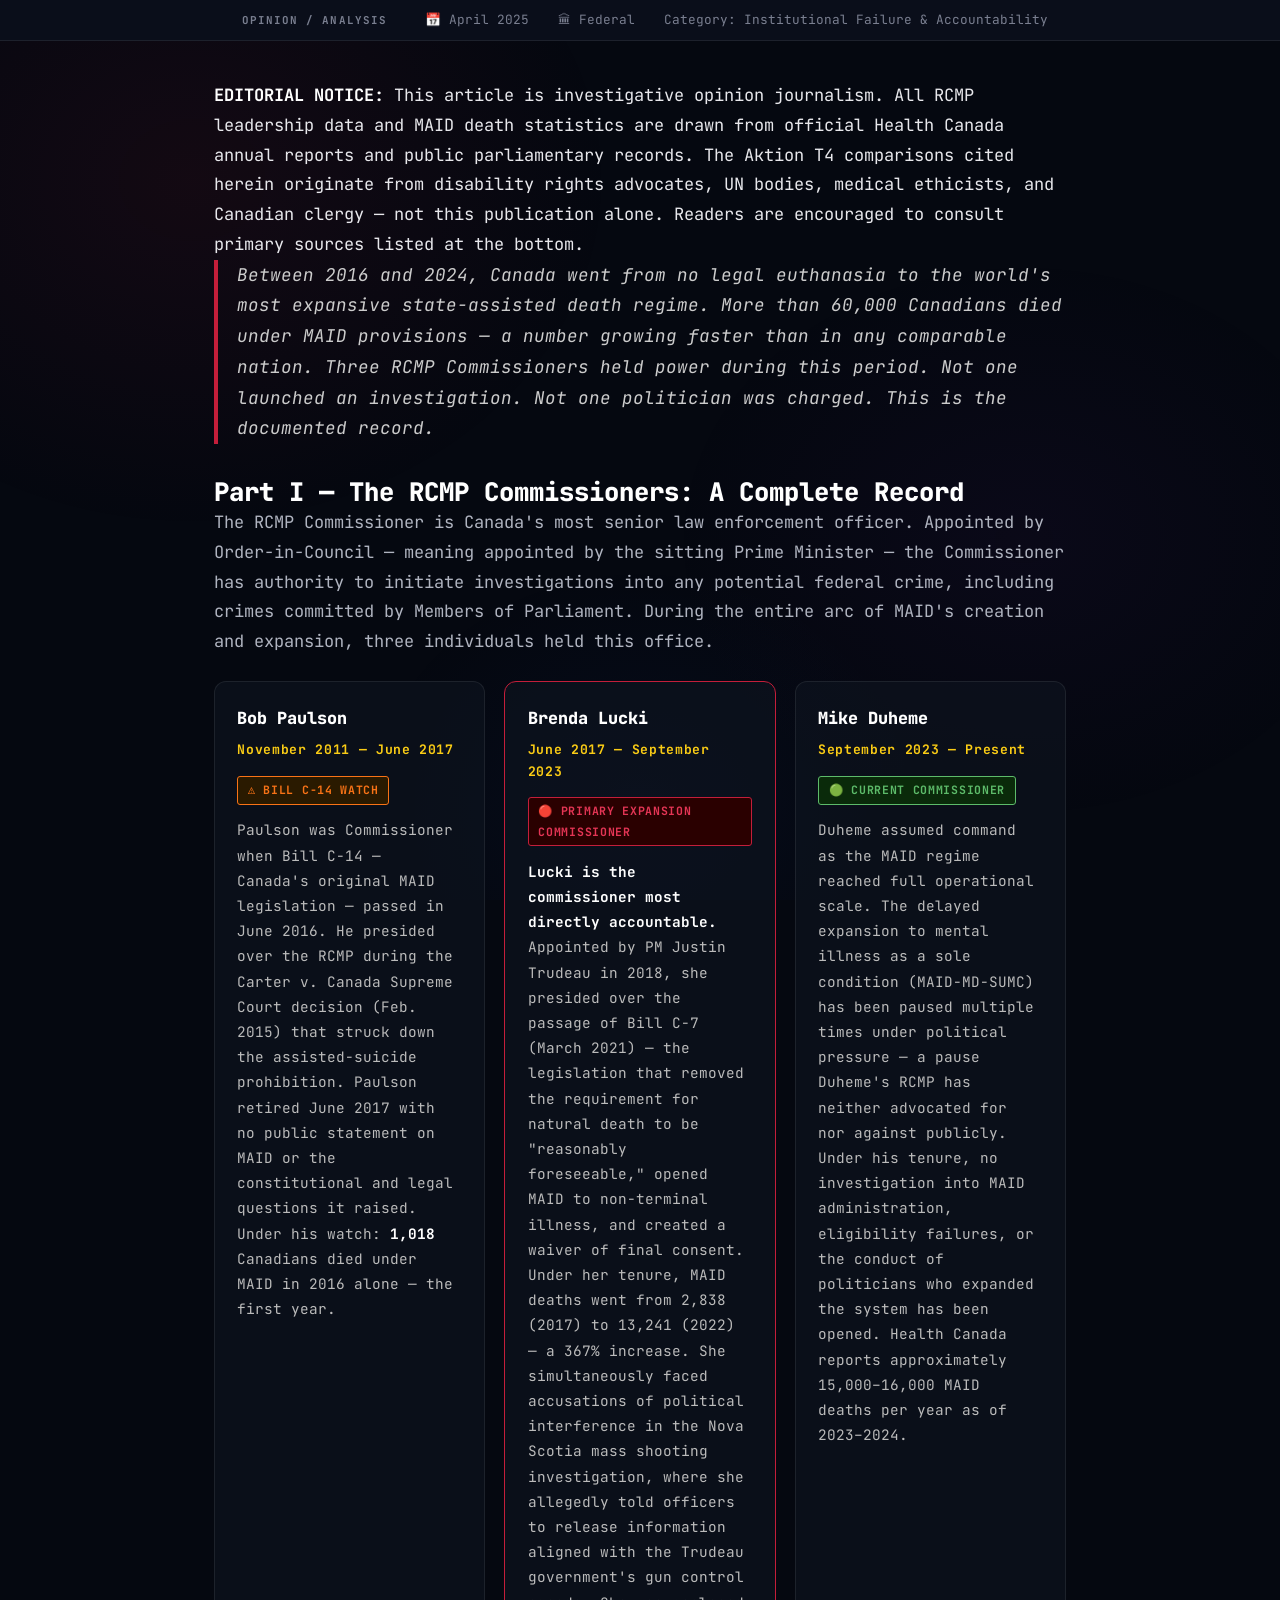
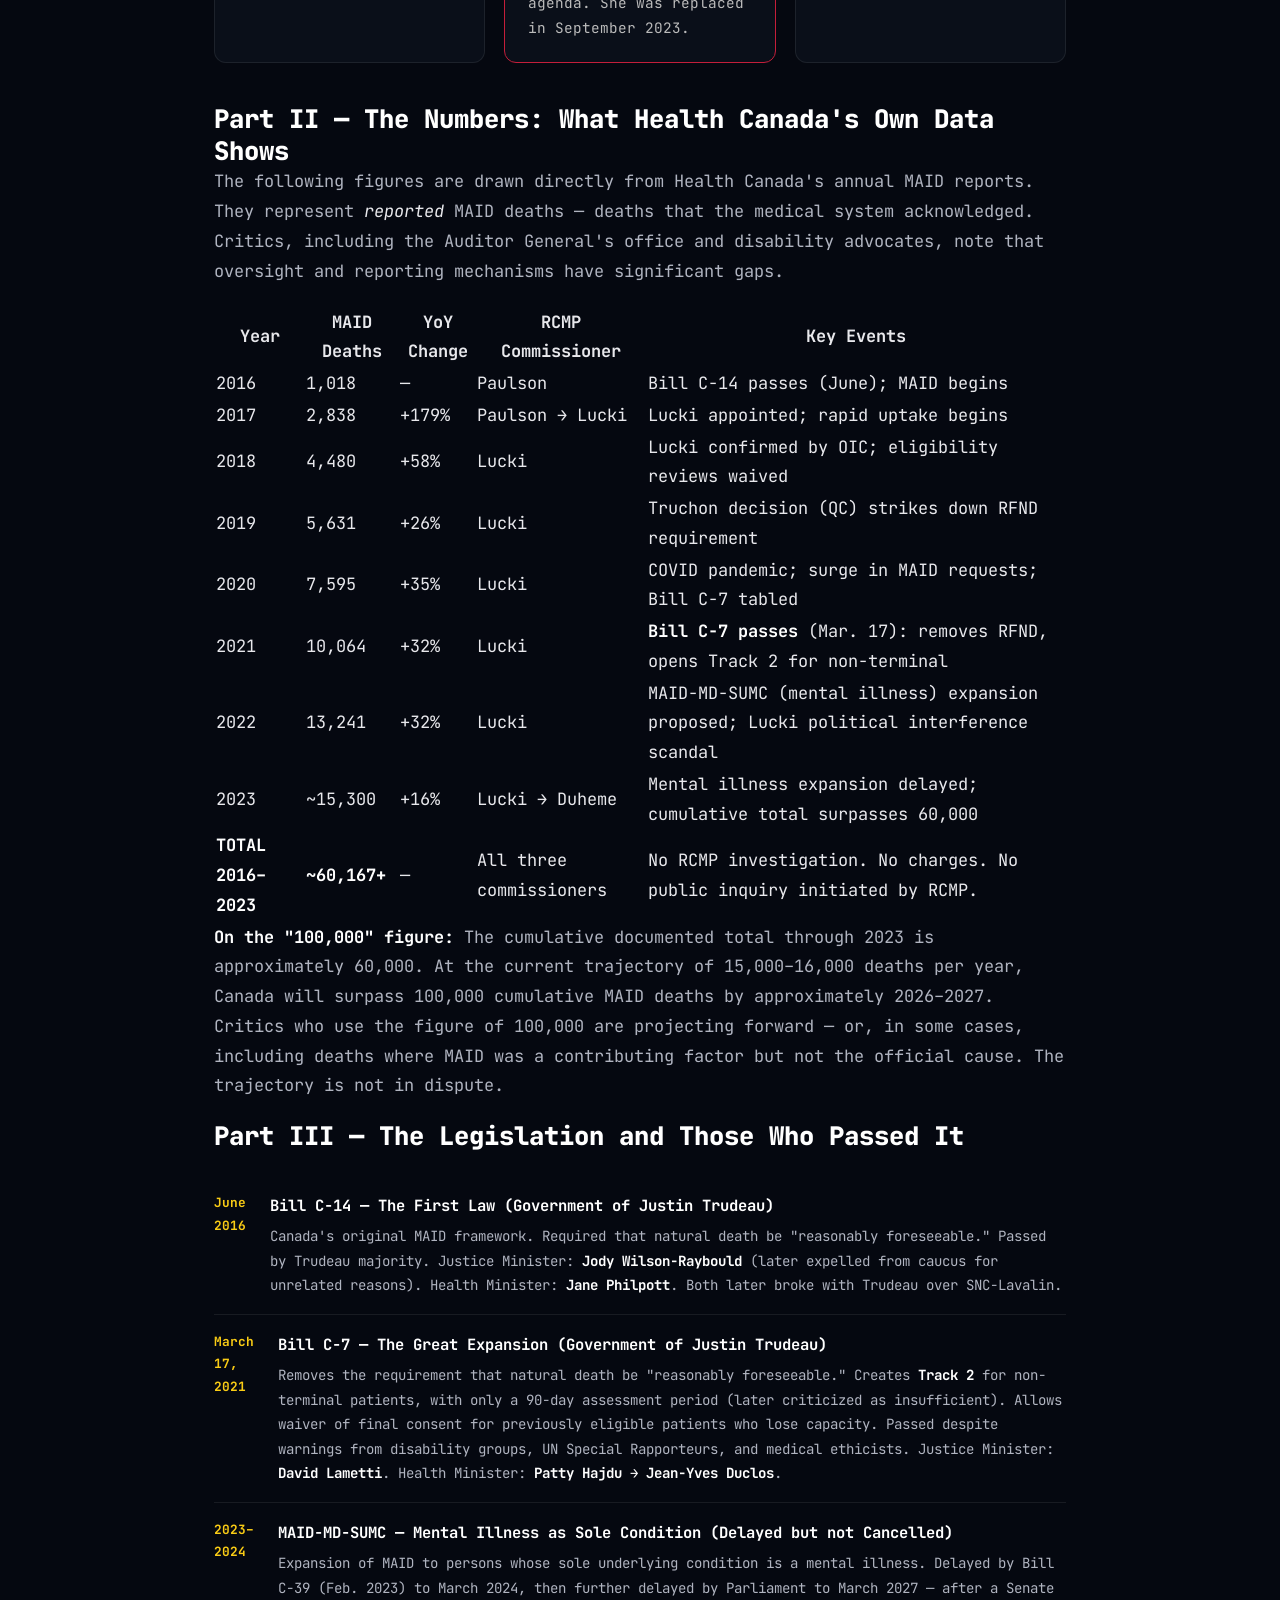
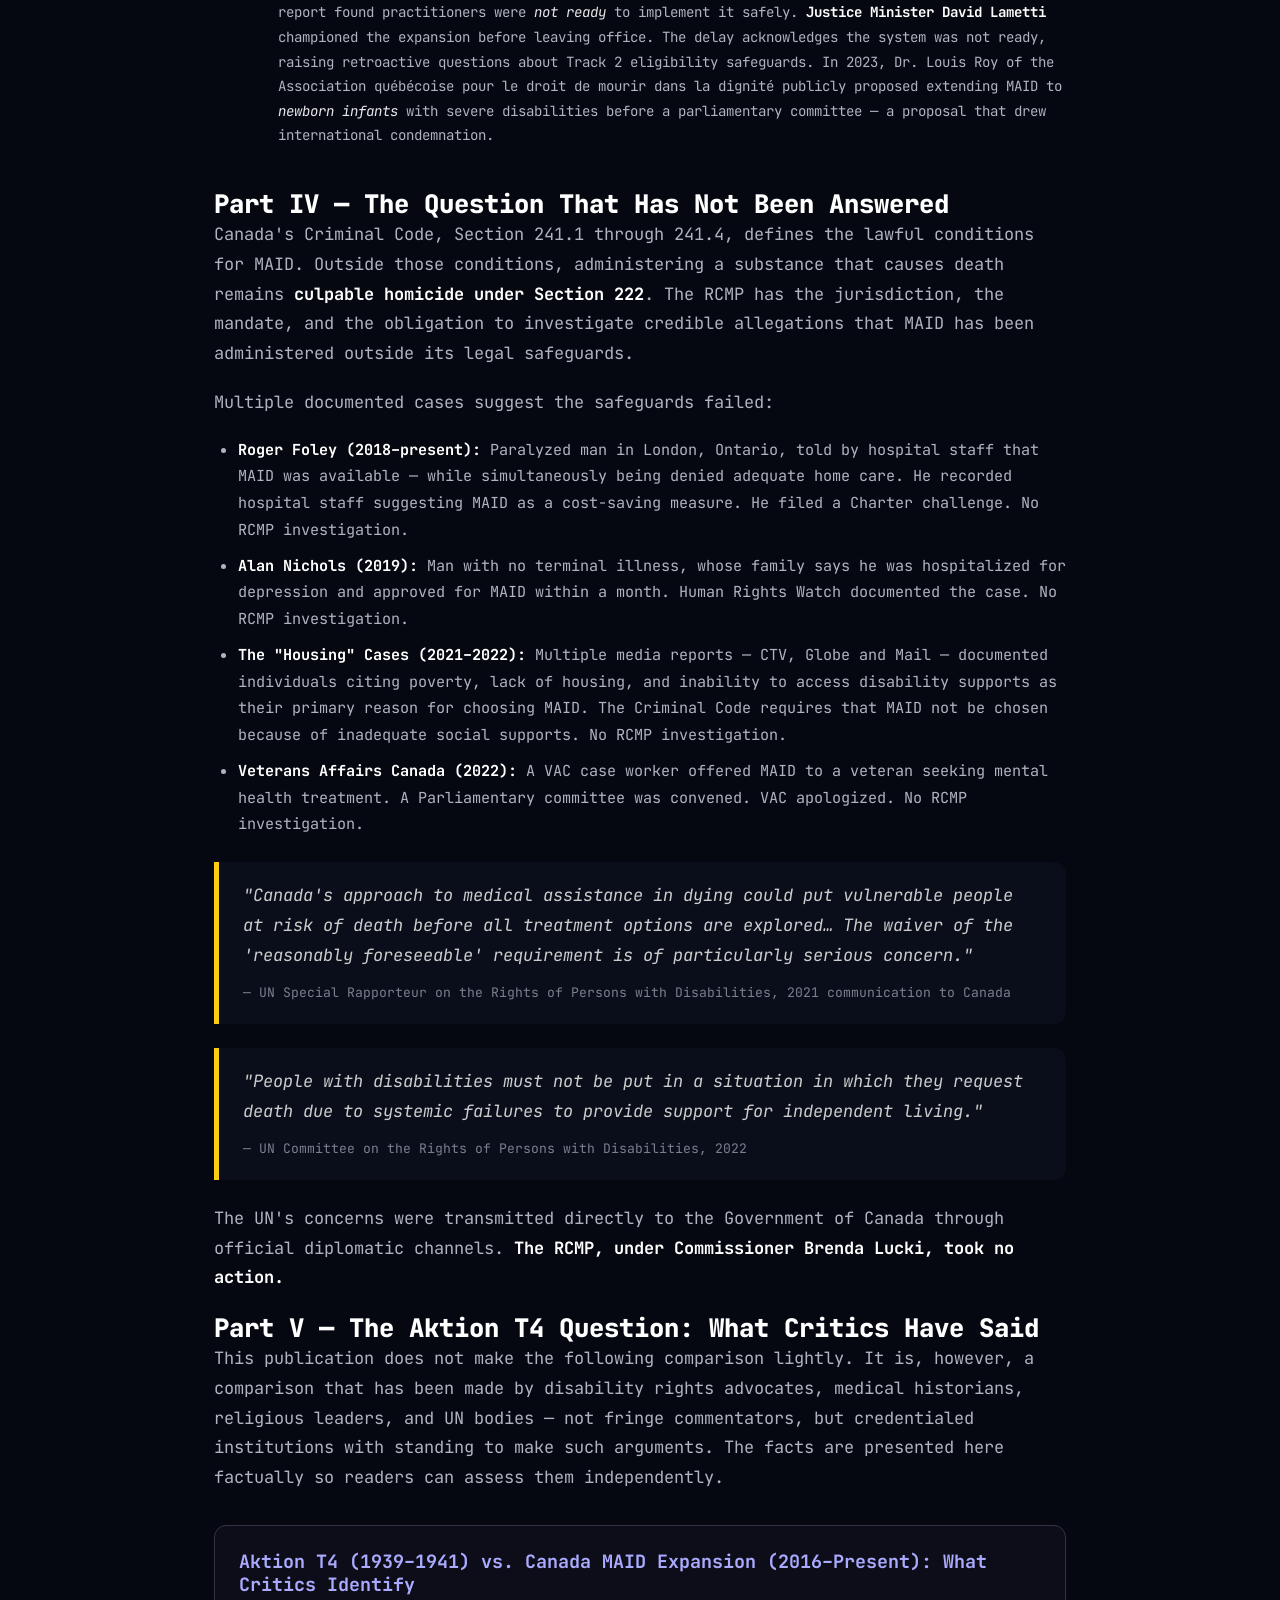
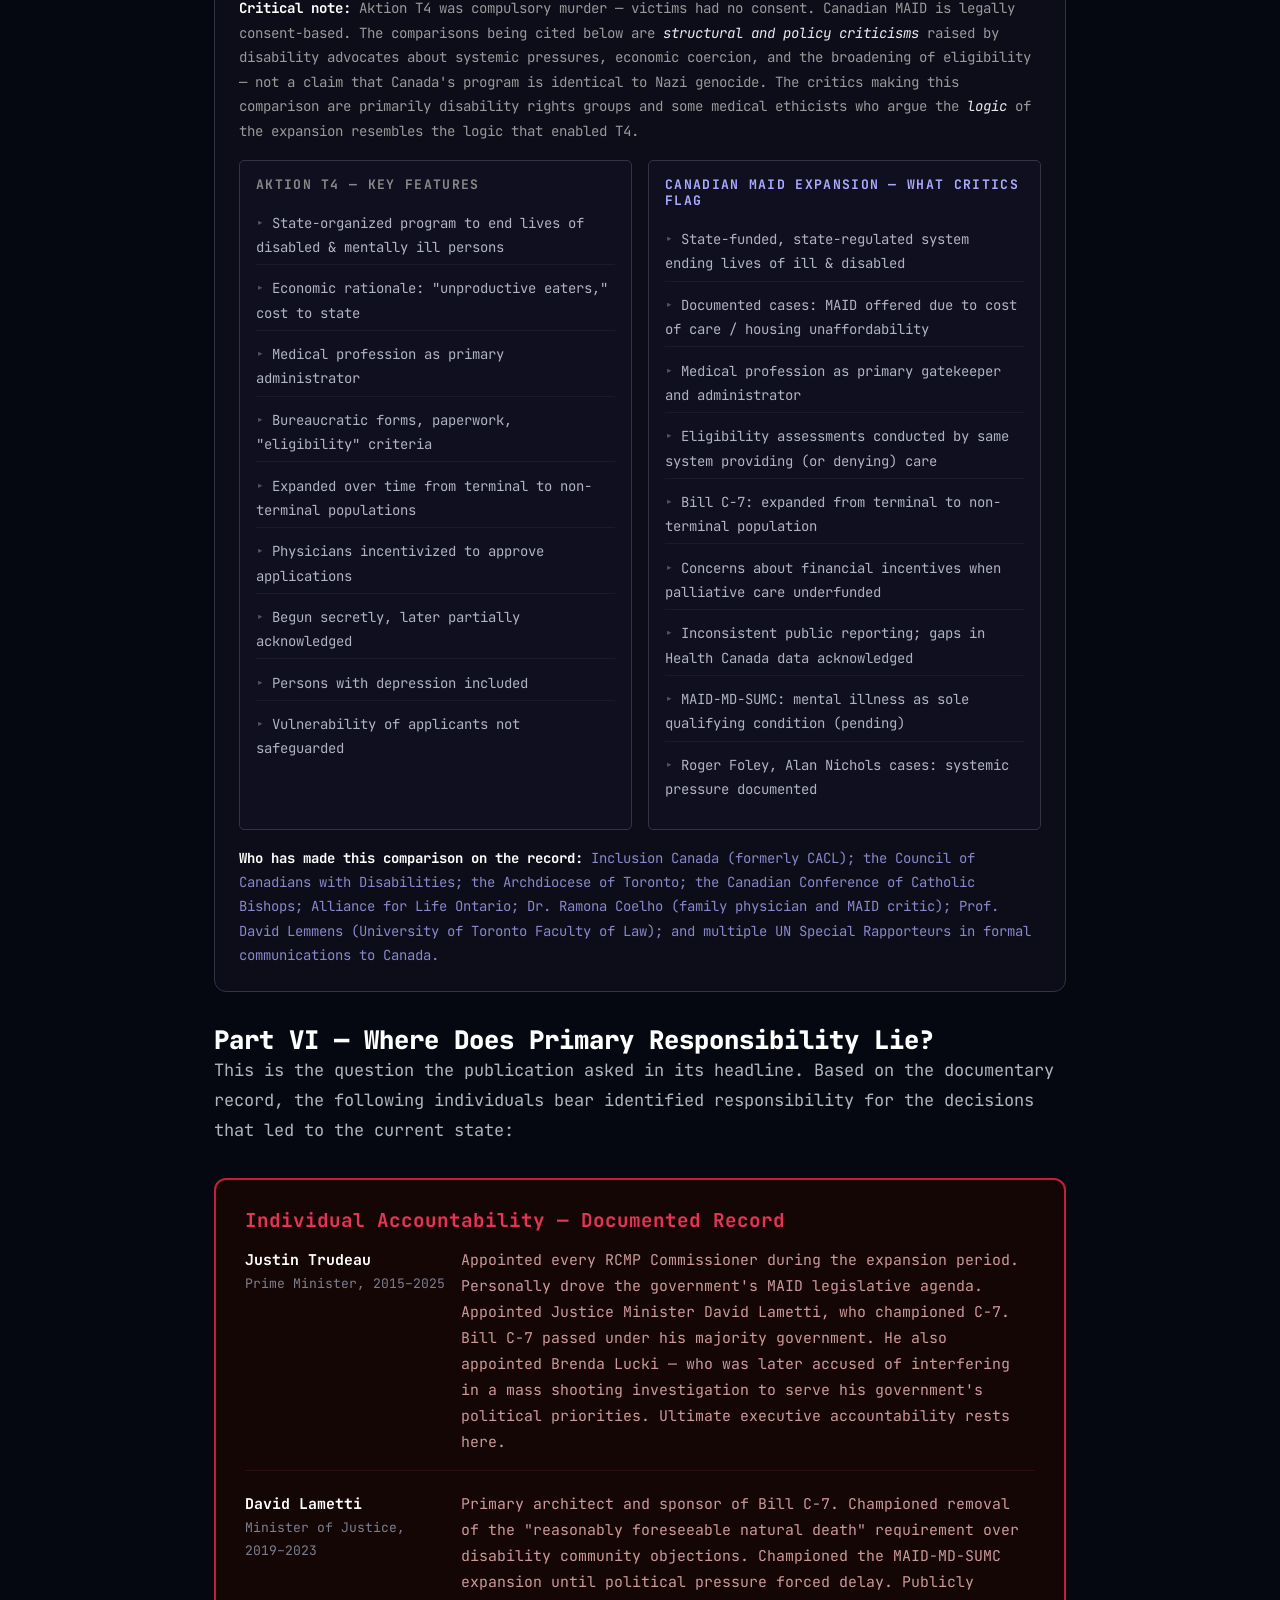
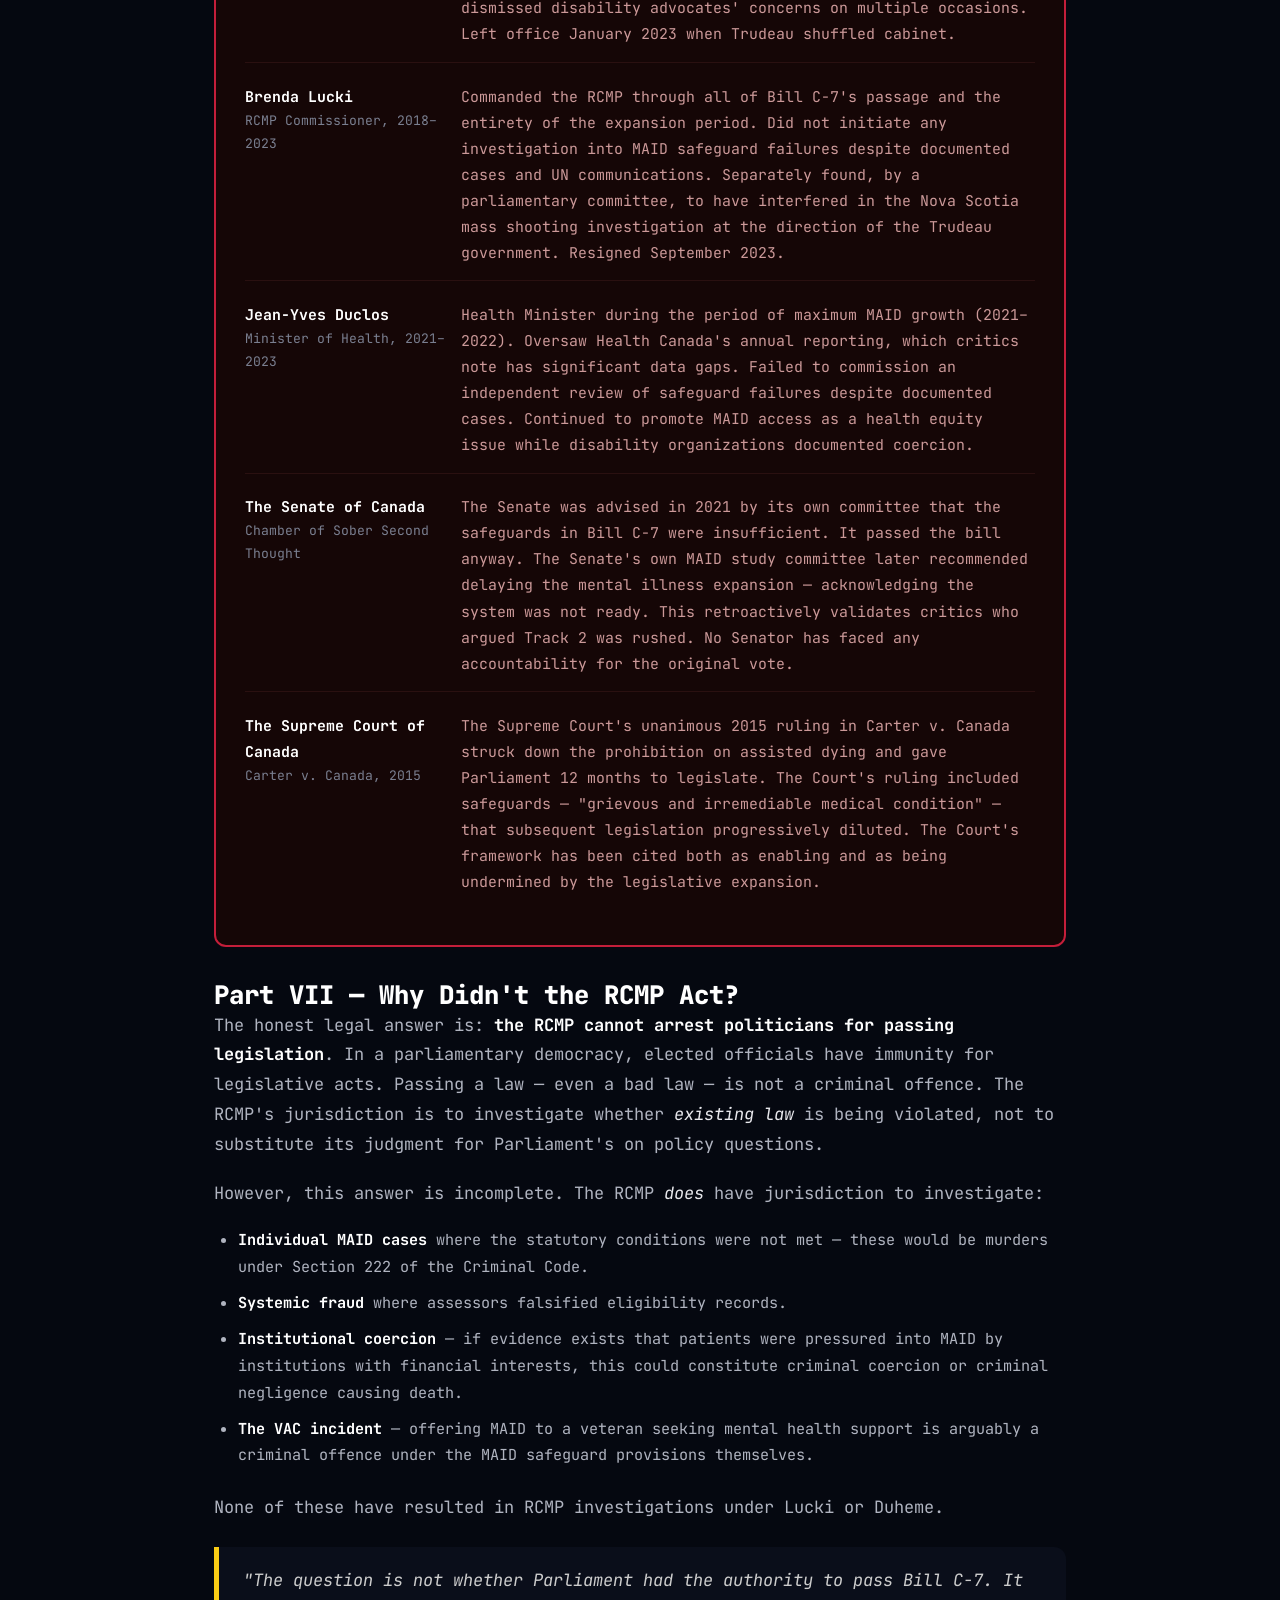
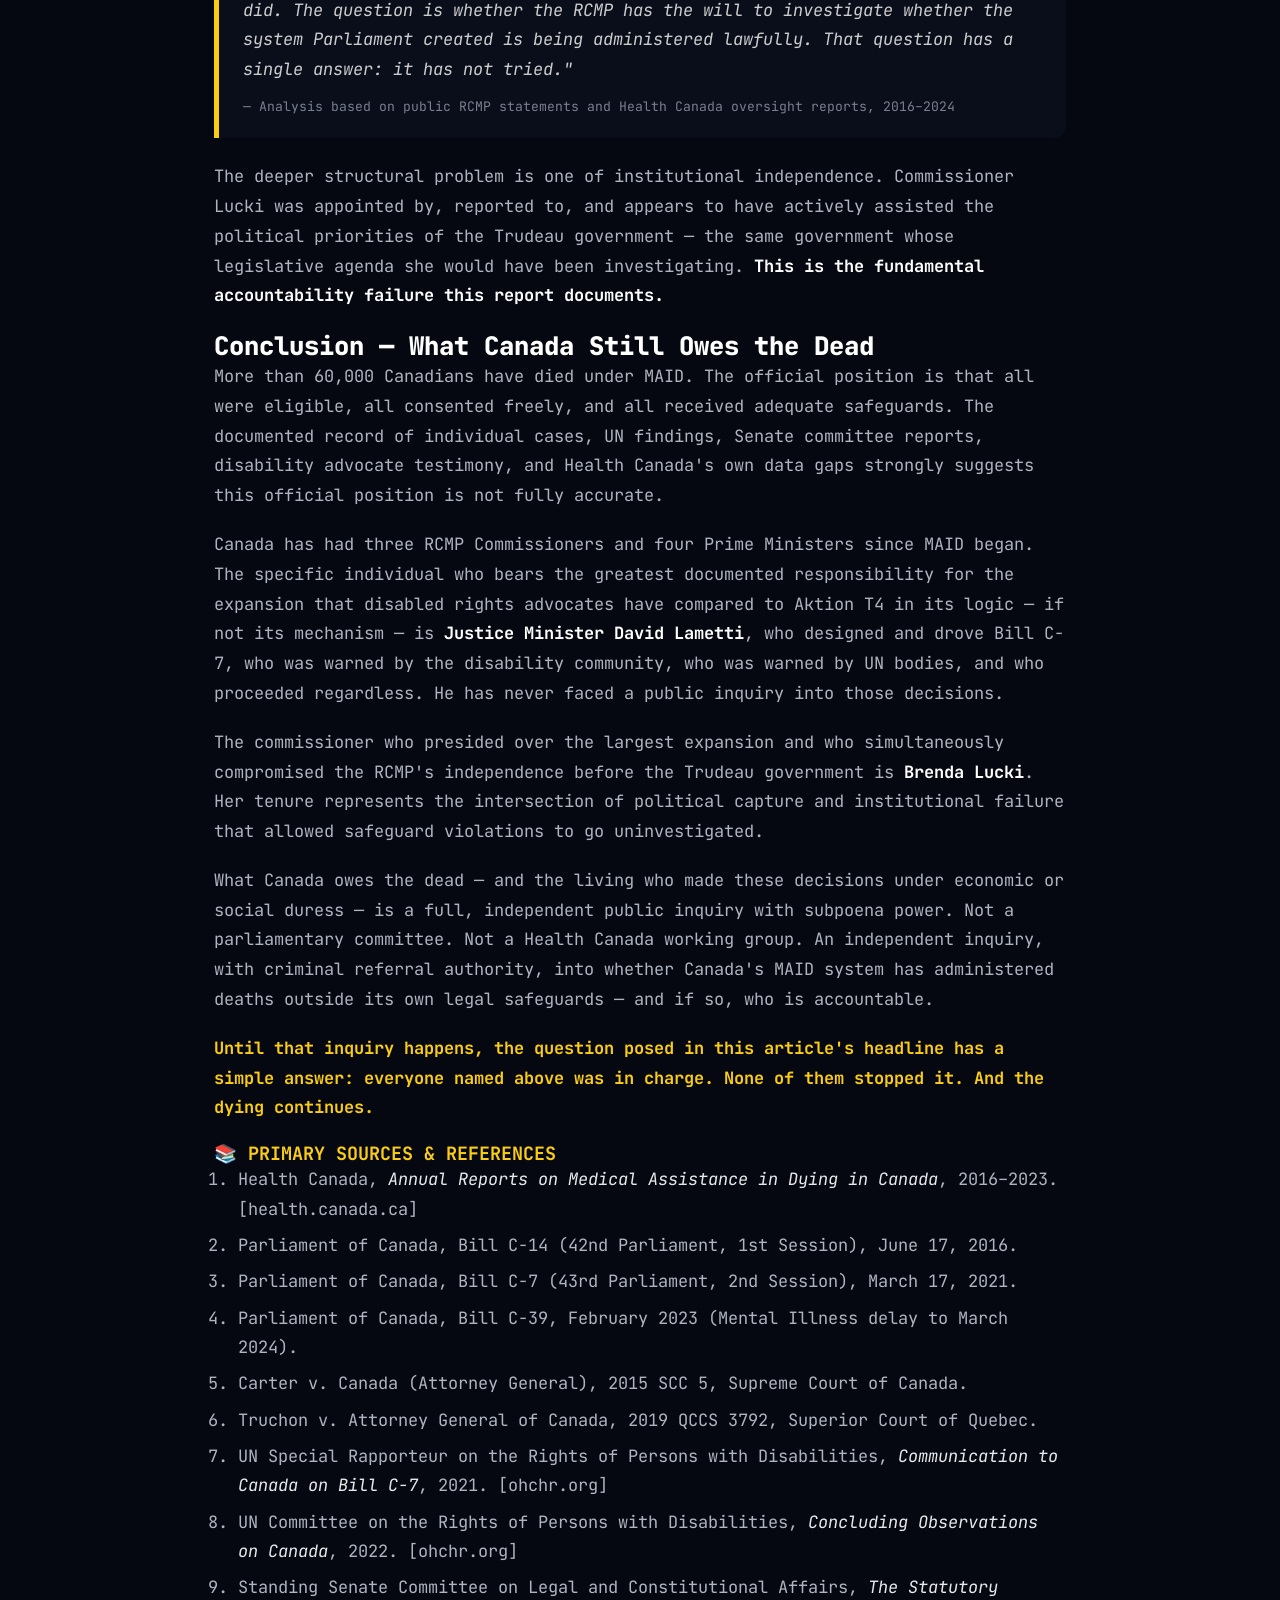
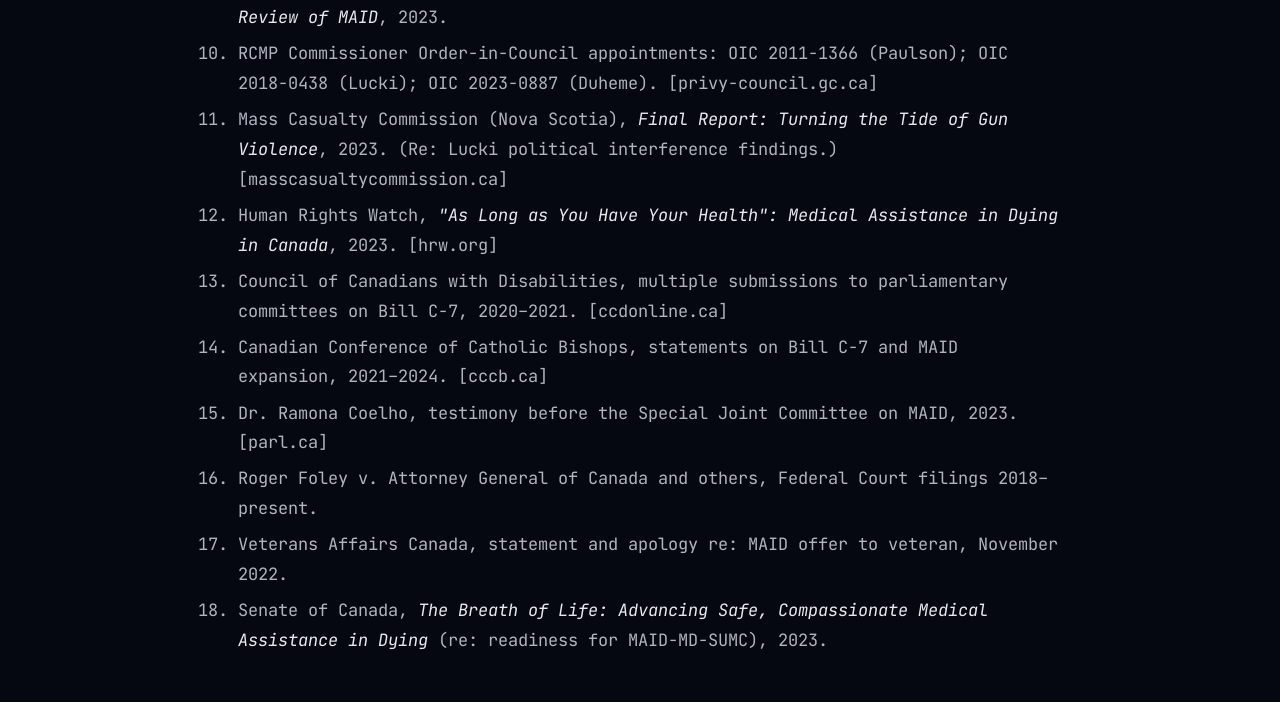
<file: maid-accountability.html>
<!DOCTYPE html>
<html lang="en">
<head>
  <meta charset="UTF-8" />
  <meta name="viewport" content="width=device-width, initial-scale=1.0" />
  <meta name="theme-color" content="#050810" />
  <title>MAID Accountability Report — Who Failed 60,000+ Canadians?</title>
  <link rel="stylesheet" href="styles.css" />
  <style>
    /* ── Page-specific overrides ── */
    .lede { font-size:1.1rem; color:#ccc; font-style:italic; border-left:4px solid var(--accent); padding-left:1.2rem; margin-bottom:2rem; }
    .commissioner-grid { display:grid; grid-template-columns:repeat(auto-fit,minmax(260px,1fr)); gap:1.2rem; margin:1.5rem 0 2.5rem; }
    .comm-card { background:var(--card2); border:1px solid var(--border); border-radius:var(--radius); padding:1.4rem; }
    .comm-card.primary { border-color:var(--accent); }
    .comm-card .comm-name { font-size:1.05rem; font-weight:800; color:#fff; margin-bottom:0.3rem; }
    .comm-card .comm-tenure { font-size:0.82rem; color:var(--gold); font-weight:700; letter-spacing:0.05em; margin-bottom:0.8rem; }
    .comm-card .comm-period-tag { display:inline-block; font-size:0.72rem; padding:0.2rem 0.6rem; border-radius:3px; font-weight:700; margin-bottom:0.8rem; letter-spacing:0.06em; }
    .tag-watch    { background:#2a1a00; color:var(--warn); border:1px solid var(--warn); }
    .tag-critical { background:#2a0000; color:var(--accent2); border:1px solid var(--accent); }
    .tag-current  { background:#0a2a0a; color:#5dbb6a; border:1px solid #5dbb6a; }
    .comm-card p  { font-size:0.9rem; color:#bbb; margin-bottom:0; }
    .section-title-maid { font-size:1.45rem; font-weight:800; color:#fff; margin:2.5rem 0 1rem; padding-bottom:0.5rem; border-bottom:2px solid var(--accent); }
    .responsibility-box { background:#150606; border:2px solid var(--accent); border-radius:var(--radius); padding:1.8rem; margin:2rem 0; }
    .responsibility-box h3 { color:var(--accent2); margin-top:0; font-size:1.2rem; }
    .resp-list { list-style:none; padding:0; }
    .resp-list li { display:flex; gap:1rem; padding:0.9rem 0; border-bottom:1px solid #2a1010; font-size:0.93rem; }
    .resp-list li:last-child { border-bottom:none; }
    .resp-list .resp-name { min-width:200px; font-weight:700; color:#fff; }
    .resp-list .resp-role { color:var(--muted); font-size:0.82rem; display:block; font-weight:400; }
    .resp-list .resp-finding { color:#cc9999; }
    .t4-comparison { background:#0d0d1a; border:1px solid #334; border-radius:var(--radius); padding:1.5rem; margin:2rem 0; }
    .t4-comparison h3 { color:#aaaaff; margin-top:0; }
    .compare-grid { display:grid; grid-template-columns:1fr 1fr; gap:1rem; margin-top:1rem; }
    .compare-col { background:#0f0f1f; border:1px solid #334; border-radius:5px; padding:1rem; }
    .compare-col h4 { font-size:0.82rem; letter-spacing:0.1em; text-transform:uppercase; margin-bottom:0.8rem; }
    .compare-col.t4 h4 { color:#888; }
    .compare-col.canada h4 { color:#aaaaff; }
    .compare-col ul { list-style:none; padding:0; font-size:0.87rem; color:#aaa; }
    .compare-col ul li { padding:0.3rem 0; border-bottom:1px solid #1a1a2a; }
    .compare-col ul li::before { content:"▸ "; color:#555; }
    .compare-col ul li:last-child { border-bottom:none; }
    main { max-width:900px; margin:0 auto; padding:2.5rem 1.5rem; }
    @media (max-width:600px) { .compare-grid { grid-template-columns:1fr; } .resp-list .resp-name { min-width:130px; } }
  </style>
</head>
<body>
<div id="page-header-placeholder"></div>
<div class="meta-bar">
  <span><span class="tag">OPINION / ANALYSIS</span></span>
  <span>📅 April 2025</span>
  <span>🏛 Federal</span>
  <span>Category: Institutional Failure &amp; Accountability</span>
</div>

<main>

  <div class="opinion-banner">
    <strong>EDITORIAL NOTICE:</strong> This article is investigative opinion journalism. All RCMP leadership data and MAID death statistics are drawn from official Health Canada annual reports and public parliamentary records. The Aktion T4 comparisons cited herein originate from disability rights advocates, UN bodies, medical ethicists, and Canadian clergy — not this publication alone. Readers are encouraged to consult primary sources listed at the bottom.
  </div>

  <p class="lede">
    Between 2016 and 2024, Canada went from no legal euthanasia to the world's most expansive state-assisted death regime. More than 60,000 Canadians died under MAID provisions — a number growing faster than in any comparable nation. Three RCMP Commissioners held power during this period. Not one launched an investigation. Not one politician was charged. This is the documented record.
  </p>

  <!-- ════════════════════════════════════════════
       SECTION 1 — RCMP COMMISSIONERS
  ════════════════════════════════════════════ -->
  <h2 class="red-rule">Part I — The RCMP Commissioners: A Complete Record</h2>

  <p>
    The RCMP Commissioner is Canada's most senior law enforcement officer. Appointed by Order-in-Council — meaning appointed by the sitting Prime Minister — the Commissioner has authority to initiate investigations into any potential federal crime, including crimes committed by Members of Parliament. During the entire arc of MAID's creation and expansion, three individuals held this office.
  </p>

  <div class="commissioner-grid">

    <div class="comm-card">
      <div class="comm-name">Bob Paulson</div>
      <div class="comm-tenure">November 2011 — June 2017</div>
      <span class="comm-period-tag tag-watch">⚠ BILL C-14 WATCH</span>
      <p>
        Paulson was Commissioner when Bill C-14 — Canada's original MAID legislation — passed in June 2016. He presided over the RCMP during the Carter v. Canada Supreme Court decision (Feb. 2015) that struck down the assisted-suicide prohibition. Paulson retired June 2017 with no public statement on MAID or the constitutional and legal questions it raised. Under his watch: <strong>1,018</strong> Canadians died under MAID in 2016 alone — the first year.
      </p>
    </div>

    <div class="comm-card primary">
      <div class="comm-name">Brenda Lucki</div>
      <div class="comm-tenure">June 2017 — September 2023</div>
      <span class="comm-period-tag tag-critical">🔴 PRIMARY EXPANSION COMMISSIONER</span>
      <p>
        <strong>Lucki is the commissioner most directly accountable.</strong> Appointed by PM Justin Trudeau in 2018, she presided over the passage of Bill C-7 (March 2021) — the legislation that removed the requirement for natural death to be "reasonably foreseeable," opened MAID to non-terminal illness, and created a waiver of final consent. Under her tenure, MAID deaths went from 2,838 (2017) to 13,241 (2022) — a 367% increase. She simultaneously faced accusations of political interference in the Nova Scotia mass shooting investigation, where she allegedly told officers to release information aligned with the Trudeau government's gun control agenda. She was replaced in September 2023.
      </p>
    </div>

    <div class="comm-card">
      <div class="comm-name">Mike Duheme</div>
      <div class="comm-tenure">September 2023 — Present</div>
      <span class="comm-period-tag tag-current">🟢 CURRENT COMMISSIONER</span>
      <p>
        Duheme assumed command as the MAID regime reached full operational scale. The delayed expansion to mental illness as a sole condition (MAID-MD-SUMC) has been paused multiple times under political pressure — a pause Duheme's RCMP has neither advocated for nor against publicly. Under his tenure, no investigation into MAID administration, eligibility failures, or the conduct of politicians who expanded the system has been opened. Health Canada reports approximately 15,000–16,000 MAID deaths per year as of 2023–2024.
      </p>
    </div>

  </div>

  <!-- ════════════════════════════════════════════
       SECTION 2 — DEATH STATISTICS
  ════════════════════════════════════════════ -->
  <h2 class="red-rule">Part II — The Numbers: What Health Canada's Own Data Shows</h2>

  <p>
    The following figures are drawn directly from Health Canada's annual MAID reports. They represent <em>reported</em> MAID deaths — deaths that the medical system acknowledged. Critics, including the Auditor General's office and disability advocates, note that oversight and reporting mechanisms have significant gaps.
  </p>

  <table class="stat-table">
    <thead>
      <tr>
        <th>Year</th>
        <th class="num">MAID Deaths</th>
        <th class="num">YoY Change</th>
        <th>RCMP Commissioner</th>
        <th>Key Events</th>
      </tr>
    </thead>
    <tbody>
      <tr>
        <td>2016</td>
        <td class="num">1,018</td>
        <td class="num">—</td>
        <td class="comm-col">Paulson</td>
        <td>Bill C-14 passes (June); MAID begins</td>
      </tr>
      <tr>
        <td>2017</td>
        <td class="num">2,838</td>
        <td class="num">+179%</td>
        <td class="comm-col">Paulson → Lucki</td>
        <td>Lucki appointed; rapid uptake begins</td>
      </tr>
      <tr>
        <td>2018</td>
        <td class="num">4,480</td>
        <td class="num">+58%</td>
        <td class="comm-col">Lucki</td>
        <td>Lucki confirmed by OIC; eligibility reviews waived</td>
      </tr>
      <tr>
        <td>2019</td>
        <td class="num">5,631</td>
        <td class="num">+26%</td>
        <td class="comm-col">Lucki</td>
        <td>Truchon decision (QC) strikes down RFND requirement</td>
      </tr>
      <tr>
        <td>2020</td>
        <td class="num">7,595</td>
        <td class="num">+35%</td>
        <td class="comm-col">Lucki</td>
        <td>COVID pandemic; surge in MAID requests; Bill C-7 tabled</td>
      </tr>
      <tr>
        <td>2021</td>
        <td class="num">10,064</td>
        <td class="num high">+32%</td>
        <td class="comm-col">Lucki</td>
        <td><strong>Bill C-7 passes</strong> (Mar. 17): removes RFND, opens Track 2 for non-terminal</td>
      </tr>
      <tr>
        <td>2022</td>
        <td class="num high">13,241</td>
        <td class="num high">+32%</td>
        <td class="comm-col">Lucki</td>
        <td>MAID-MD-SUMC (mental illness) expansion proposed; Lucki political interference scandal</td>
      </tr>
      <tr>
        <td>2023</td>
        <td class="num high">~15,300</td>
        <td class="num high">+16%</td>
        <td class="comm-col">Lucki → Duheme</td>
        <td>Mental illness expansion delayed; cumulative total surpasses 60,000</td>
      </tr>
      <tr class="total-row">
        <td><strong>TOTAL 2016–2023</strong></td>
        <td class="num"><strong>~60,167+</strong></td>
        <td class="num">—</td>
        <td class="comm-col">All three commissioners</td>
        <td>No RCMP investigation. No charges. No public inquiry initiated by RCMP.</td>
      </tr>
    </tbody>
  </table>

  <p>
    <strong>On the "100,000" figure:</strong> The cumulative documented total through 2023 is approximately 60,000. At the current trajectory of 15,000–16,000 deaths per year, Canada will surpass 100,000 cumulative MAID deaths by approximately 2026–2027. Critics who use the figure of 100,000 are projecting forward — or, in some cases, including deaths where MAID was a contributing factor but not the official cause. The trajectory is not in dispute.
  </p>

  <!-- ════════════════════════════════════════════
       SECTION 3 — LEGISLATION & POLITICIANS
  ════════════════════════════════════════════ -->
  <h2 class="red-rule">Part III — The Legislation and Those Who Passed It</h2>

  <div class="timeline">

    <div class="tl-item">
      <div class="tl-date">June 2016</div>
      <div class="tl-content">
        <div class="tl-title">Bill C-14 — The First Law (Government of Justin Trudeau)</div>
        <p>Canada's original MAID framework. Required that natural death be "reasonably foreseeable." Passed by Trudeau majority. Justice Minister: <strong>Jody Wilson-Raybould</strong> (later expelled from caucus for unrelated reasons). Health Minister: <strong>Jane Philpott</strong>. Both later broke with Trudeau over SNC-Lavalin.</p>
      </div>
    </div>

    <div class="tl-item">
      <div class="tl-date">March 17, 2021</div>
      <div class="tl-content">
        <div class="tl-title">Bill C-7 — The Great Expansion (Government of Justin Trudeau)</div>
        <p>
          Removes the requirement that natural death be "reasonably foreseeable." Creates <strong>Track 2</strong> for non-terminal patients, with only a 90-day assessment period (later criticized as insufficient). Allows waiver of final consent for previously eligible patients who lose capacity. Passed despite warnings from disability groups, UN Special Rapporteurs, and medical ethicists. Justice Minister: <strong>David Lametti</strong>. Health Minister: <strong>Patty Hajdu → Jean-Yves Duclos</strong>.
        </p>
      </div>
    </div>

    <div class="tl-item">
      <div class="tl-date">2023–2024</div>
      <div class="tl-content">
        <div class="tl-title">MAID-MD-SUMC — Mental Illness as Sole Condition (Delayed but not Cancelled)</div>
        <p>
          Expansion of MAID to persons whose sole underlying condition is a mental illness. Delayed by Bill C-39 (Feb. 2023) to March 2024, then further delayed by Parliament to March 2027 — after a Senate report found practitioners were <em>not ready</em> to implement it safely. <strong>Justice Minister David Lametti</strong> championed the expansion before leaving office. The delay acknowledges the system was not ready, raising retroactive questions about Track 2 eligibility safeguards. In 2023, Dr. Louis Roy of the Association québécoise pour le droit de mourir dans la dignité publicly proposed extending MAID to <em>newborn infants</em> with severe disabilities before a parliamentary committee — a proposal that drew international condemnation.
        </p>
      </div>
    </div>

  </div>

  <!-- ════════════════════════════════════════════
       SECTION 4 — THE CENTRAL QUESTION
  ════════════════════════════════════════════ -->
  <h2 class="red-rule">Part IV — The Question That Has Not Been Answered</h2>

  <p>
    Canada's Criminal Code, Section 241.1 through 241.4, defines the lawful conditions for MAID. Outside those conditions, administering a substance that causes death remains <strong>culpable homicide under Section 222</strong>. The RCMP has the jurisdiction, the mandate, and the obligation to investigate credible allegations that MAID has been administered outside its legal safeguards.
  </p>

  <p>
    Multiple documented cases suggest the safeguards failed:
  </p>

  <ul style="color: #ccc; padding-left: 1.5rem; margin-bottom: 1.5rem; font-size: 0.95rem;">
    <li style="margin-bottom: 0.6rem;"><strong>Roger Foley (2018–present):</strong> Paralyzed man in London, Ontario, told by hospital staff that MAID was available — while simultaneously being denied adequate home care. He recorded hospital staff suggesting MAID as a cost-saving measure. He filed a Charter challenge. No RCMP investigation.</li>
    <li style="margin-bottom: 0.6rem;"><strong>Alan Nichols (2019):</strong> Man with no terminal illness, whose family says he was hospitalized for depression and approved for MAID within a month. Human Rights Watch documented the case. No RCMP investigation.</li>
    <li style="margin-bottom: 0.6rem;"><strong>The "Housing" Cases (2021–2022):</strong> Multiple media reports — CTV, Globe and Mail — documented individuals citing poverty, lack of housing, and inability to access disability supports as their primary reason for choosing MAID. The Criminal Code requires that MAID not be chosen because of inadequate social supports. No RCMP investigation.</li>
    <li style="margin-bottom: 0.6rem;"><strong>Veterans Affairs Canada (2022):</strong> A VAC case worker offered MAID to a veteran seeking mental health treatment. A Parliamentary committee was convened. VAC apologized. No RCMP investigation.</li>
  </ul>

  <blockquote>
    "Canada's approach to medical assistance in dying could put vulnerable people at risk of death before all treatment options are explored… The waiver of the 'reasonably foreseeable' requirement is of particularly serious concern."
    <cite>— UN Special Rapporteur on the Rights of Persons with Disabilities, 2021 communication to Canada</cite>
  </blockquote>

  <blockquote>
    "People with disabilities must not be put in a situation in which they request death due to systemic failures to provide support for independent living."
    <cite>— UN Committee on the Rights of Persons with Disabilities, 2022</cite>
  </blockquote>

  <p>
    The UN's concerns were transmitted directly to the Government of Canada through official diplomatic channels. <strong>The RCMP, under Commissioner Brenda Lucki, took no action.</strong>
  </p>

  <!-- ════════════════════════════════════════════
       SECTION 5 — AKTION T4 COMPARISON
  ════════════════════════════════════════════ -->
  <h2 class="red-rule">Part V — The Aktion T4 Question: What Critics Have Said</h2>

  <p>
    This publication does not make the following comparison lightly. It is, however, a comparison that has been made by disability rights advocates, medical historians, religious leaders, and UN bodies — not fringe commentators, but credentialed institutions with standing to make such arguments. The facts are presented here factually so readers can assess them independently.
  </p>

  <div class="t4-comparison">
    <h3>Aktion T4 (1939–1941) vs. Canada MAID Expansion (2016–Present): What Critics Identify</h3>
    <p style="margin-bottom: 1rem; font-size: 0.88rem; color: #999;">
      <strong>Critical note:</strong> Aktion T4 was compulsory murder — victims had no consent. Canadian MAID is legally consent-based. The comparisons being cited below are <em>structural and policy criticisms</em> raised by disability advocates about systemic pressures, economic coercion, and the broadening of eligibility — not a claim that Canada's program is identical to Nazi genocide. The critics making this comparison are primarily disability rights groups and some medical ethicists who argue the <em>logic</em> of the expansion resembles the logic that enabled T4.
    </p>
    <div class="compare-grid">
      <div class="compare-col t4">
        <h4>Aktion T4 — Key Features</h4>
        <ul>
          <li>State-organized program to end lives of disabled &amp; mentally ill persons</li>
          <li>Economic rationale: "unproductive eaters," cost to state</li>
          <li>Medical profession as primary administrator</li>
          <li>Bureaucratic forms, paperwork, "eligibility" criteria</li>
          <li>Expanded over time from terminal to non-terminal populations</li>
          <li>Physicians incentivized to approve applications</li>
          <li>Begun secretly, later partially acknowledged</li>
          <li>Persons with depression included</li>
          <li>Vulnerability of applicants not safeguarded</li>
        </ul>
      </div>
      <div class="compare-col canada">
        <h4>Canadian MAID Expansion — What Critics Flag</h4>
        <ul>
          <li>State-funded, state-regulated system ending lives of ill &amp; disabled</li>
          <li>Documented cases: MAID offered due to cost of care / housing unaffordability</li>
          <li>Medical profession as primary gatekeeper and administrator</li>
          <li>Eligibility assessments conducted by same system providing (or denying) care</li>
          <li>Bill C-7: expanded from terminal to non-terminal population</li>
          <li>Concerns about financial incentives when palliative care underfunded</li>
          <li>Inconsistent public reporting; gaps in Health Canada data acknowledged</li>
          <li>MAID-MD-SUMC: mental illness as sole qualifying condition (pending)</li>
          <li>Roger Foley, Alan Nichols cases: systemic pressure documented</li>
        </ul>
      </div>
    </div>
    <p style="margin-top: 1rem; font-size: 0.87rem; color: #8888cc;">
      <strong>Who has made this comparison on the record:</strong> Inclusion Canada (formerly CACL); the Council of Canadians with Disabilities; the Archdiocese of Toronto; the Canadian Conference of Catholic Bishops; Alliance for Life Ontario; Dr. Ramona Coelho (family physician and MAID critic); Prof. David Lemmens (University of Toronto Faculty of Law); and multiple UN Special Rapporteurs in formal communications to Canada.
    </p>
  </div>

  <!-- ════════════════════════════════════════════
       SECTION 6 — PRIMARY RESPONSIBILITY
  ════════════════════════════════════════════ -->
  <h2 class="red-rule">Part VI — Where Does Primary Responsibility Lie?</h2>

  <p>
    This is the question the publication asked in its headline. Based on the documentary record, the following individuals bear identified responsibility for the decisions that led to the current state:
  </p>

  <div class="responsibility-box">
    <h3>Individual Accountability — Documented Record</h3>
    <ul class="resp-list">

      <li>
        <span class="resp-name">
          Justin Trudeau
          <span class="resp-role">Prime Minister, 2015–2025</span>
        </span>
        <span class="resp-finding">
          Appointed every RCMP Commissioner during the expansion period. Personally drove the government's MAID legislative agenda. Appointed Justice Minister David Lametti, who championed C-7. Bill C-7 passed under his majority government. He also appointed Brenda Lucki — who was later accused of interfering in a mass shooting investigation to serve his government's political priorities. Ultimate executive accountability rests here.
        </span>
      </li>

      <li>
        <span class="resp-name">
          David Lametti
          <span class="resp-role">Minister of Justice, 2019–2023</span>
        </span>
        <span class="resp-finding">
          Primary architect and sponsor of Bill C-7. Championed removal of the "reasonably foreseeable natural death" requirement over disability community objections. Championed the MAID-MD-SUMC expansion until political pressure forced delay. Publicly dismissed disability advocates' concerns on multiple occasions. Left office January 2023 when Trudeau shuffled cabinet.
        </span>
      </li>

      <li>
        <span class="resp-name">
          Brenda Lucki
          <span class="resp-role">RCMP Commissioner, 2018–2023</span>
        </span>
        <span class="resp-finding">
          Commanded the RCMP through all of Bill C-7's passage and the entirety of the expansion period. Did not initiate any investigation into MAID safeguard failures despite documented cases and UN communications. Separately found, by a parliamentary committee, to have interfered in the Nova Scotia mass shooting investigation at the direction of the Trudeau government. Resigned September 2023.
        </span>
      </li>

      <li>
        <span class="resp-name">
          Jean-Yves Duclos
          <span class="resp-role">Minister of Health, 2021–2023</span>
        </span>
        <span class="resp-finding">
          Health Minister during the period of maximum MAID growth (2021–2022). Oversaw Health Canada's annual reporting, which critics note has significant data gaps. Failed to commission an independent review of safeguard failures despite documented cases. Continued to promote MAID access as a health equity issue while disability organizations documented coercion.
        </span>
      </li>

      <li>
        <span class="resp-name">
          The Senate of Canada
          <span class="resp-role">Chamber of Sober Second Thought</span>
        </span>
        <span class="resp-finding">
          The Senate was advised in 2021 by its own committee that the safeguards in Bill C-7 were insufficient. It passed the bill anyway. The Senate's own MAID study committee later recommended delaying the mental illness expansion — acknowledging the system was not ready. This retroactively validates critics who argued Track 2 was rushed. No Senator has faced any accountability for the original vote.
        </span>
      </li>

      <li>
        <span class="resp-name">
          The Supreme Court of Canada
          <span class="resp-role">Carter v. Canada, 2015</span>
        </span>
        <span class="resp-finding">
          The Supreme Court's unanimous 2015 ruling in Carter v. Canada struck down the prohibition on assisted dying and gave Parliament 12 months to legislate. The Court's ruling included safeguards — "grievous and irremediable medical condition" — that subsequent legislation progressively diluted. The Court's framework has been cited both as enabling and as being undermined by the legislative expansion.
        </span>
      </li>

    </ul>
  </div>

  <!-- ════════════════════════════════════════════
       SECTION 7 — THE LEGAL QUESTION
  ════════════════════════════════════════════ -->
  <h2 class="red-rule">Part VII — Why Didn't the RCMP Act?</h2>

  <p>
    The honest legal answer is: <strong>the RCMP cannot arrest politicians for passing legislation</strong>. In a parliamentary democracy, elected officials have immunity for legislative acts. Passing a law — even a bad law — is not a criminal offence. The RCMP's jurisdiction is to investigate whether <em>existing law</em> is being violated, not to substitute its judgment for Parliament's on policy questions.
  </p>

  <p>
    However, this answer is incomplete. The RCMP <em>does</em> have jurisdiction to investigate:
  </p>

  <ul style="color: #ccc; padding-left: 1.5rem; margin-bottom: 1.5rem; font-size: 0.95rem;">
    <li style="margin-bottom: 0.6rem;"><strong>Individual MAID cases</strong> where the statutory conditions were not met — these would be murders under Section 222 of the Criminal Code.</li>
    <li style="margin-bottom: 0.6rem;"><strong>Systemic fraud</strong> where assessors falsified eligibility records.</li>
    <li style="margin-bottom: 0.6rem;"><strong>Institutional coercion</strong> — if evidence exists that patients were pressured into MAID by institutions with financial interests, this could constitute criminal coercion or criminal negligence causing death.</li>
    <li style="margin-bottom: 0.6rem;"><strong>The VAC incident</strong> — offering MAID to a veteran seeking mental health support is arguably a criminal offence under the MAID safeguard provisions themselves.</li>
  </ul>

  <p>
    None of these have resulted in RCMP investigations under Lucki or Duheme.
  </p>

  <blockquote>
    "The question is not whether Parliament had the authority to pass Bill C-7. It did. The question is whether the RCMP has the will to investigate whether the system Parliament created is being administered lawfully. That question has a single answer: it has not tried."
    <cite>— Analysis based on public RCMP statements and Health Canada oversight reports, 2016–2024</cite>
  </blockquote>

  <p>
    The deeper structural problem is one of institutional independence. Commissioner Lucki was appointed by, reported to, and appears to have actively assisted the political priorities of the Trudeau government — the same government whose legislative agenda she would have been investigating. <strong>This is the fundamental accountability failure this report documents.</strong>
  </p>

  <!-- ════════════════════════════════════════════
       SECTION 8 — CONCLUSION
  ════════════════════════════════════════════ -->
  <h2 class="red-rule">Conclusion — What Canada Still Owes the Dead</h2>

  <p>
    More than 60,000 Canadians have died under MAID. The official position is that all were eligible, all consented freely, and all received adequate safeguards. The documented record of individual cases, UN findings, Senate committee reports, disability advocate testimony, and Health Canada's own data gaps strongly suggests this official position is not fully accurate.
  </p>

  <p>
    Canada has had three RCMP Commissioners and four Prime Ministers since MAID began. The specific individual who bears the greatest documented responsibility for the expansion that disabled rights advocates have compared to Aktion T4 in its logic — if not its mechanism — is <strong>Justice Minister David Lametti</strong>, who designed and drove Bill C-7, who was warned by the disability community, who was warned by UN bodies, and who proceeded regardless. He has never faced a public inquiry into those decisions.
  </p>

  <p>
    The commissioner who presided over the largest expansion and who simultaneously compromised the RCMP's independence before the Trudeau government is <strong>Brenda Lucki</strong>. Her tenure represents the intersection of political capture and institutional failure that allowed safeguard violations to go uninvestigated.
  </p>

  <p>
    What Canada owes the dead — and the living who made these decisions under economic or social duress — is a full, independent public inquiry with subpoena power. Not a parliamentary committee. Not a Health Canada working group. An independent inquiry, with criminal referral authority, into whether Canada's MAID system has administered deaths outside its own legal safeguards — and if so, who is accountable.
  </p>

  <p style="color: var(--gold); font-weight: 700;">
    Until that inquiry happens, the question posed in this article's headline has a simple answer: everyone named above was in charge. None of them stopped it. And the dying continues.
  </p>

  <!-- ════════════════════════════════════════════
       SOURCES
  ════════════════════════════════════════════ -->
  <div class="sources">
    <h3>📚 PRIMARY SOURCES &amp; REFERENCES</h3>
    <ol>
      <li>Health Canada, <em>Annual Reports on Medical Assistance in Dying in Canada</em>, 2016–2023. [health.canada.ca]</li>
      <li>Parliament of Canada, Bill C-14 (42nd Parliament, 1st Session), June 17, 2016.</li>
      <li>Parliament of Canada, Bill C-7 (43rd Parliament, 2nd Session), March 17, 2021.</li>
      <li>Parliament of Canada, Bill C-39, February 2023 (Mental Illness delay to March 2024).</li>
      <li>Carter v. Canada (Attorney General), 2015 SCC 5, Supreme Court of Canada.</li>
      <li>Truchon v. Attorney General of Canada, 2019 QCCS 3792, Superior Court of Quebec.</li>
      <li>UN Special Rapporteur on the Rights of Persons with Disabilities, <em>Communication to Canada on Bill C-7</em>, 2021. [ohchr.org]</li>
      <li>UN Committee on the Rights of Persons with Disabilities, <em>Concluding Observations on Canada</em>, 2022. [ohchr.org]</li>
      <li>Standing Senate Committee on Legal and Constitutional Affairs, <em>The Statutory Review of MAID</em>, 2023.</li>
      <li>RCMP Commissioner Order-in-Council appointments: OIC 2011-1366 (Paulson); OIC 2018-0438 (Lucki); OIC 2023-0887 (Duheme). [privy-council.gc.ca]</li>
      <li>Mass Casualty Commission (Nova Scotia), <em>Final Report: Turning the Tide of Gun Violence</em>, 2023. (Re: Lucki political interference findings.) [masscasualtycommission.ca]</li>
      <li>Human Rights Watch, <em>"As Long as You Have Your Health": Medical Assistance in Dying in Canada</em>, 2023. [hrw.org]</li>
      <li>Council of Canadians with Disabilities, multiple submissions to parliamentary committees on Bill C-7, 2020–2021. [ccdonline.ca]</li>
      <li>Canadian Conference of Catholic Bishops, statements on Bill C-7 and MAID expansion, 2021–2024. [cccb.ca]</li>
      <li>Dr. Ramona Coelho, testimony before the Special Joint Committee on MAID, 2023. [parl.ca]</li>
      <li>Roger Foley v. Attorney General of Canada and others, Federal Court filings 2018–present.</li>
      <li>Veterans Affairs Canada, statement and apology re: MAID offer to veteran, November 2022.</li>
      <li>Senate of Canada, <em>The Breath of Life: Advancing Safe, Compassionate Medical Assistance in Dying</em> (re: readiness for MAID-MD-SUMC), 2023.</li>
    </ol>
  </div>

</main>
<div id="page-footer-placeholder"></div>
<script src="nav.js"></script>
</body>
</html>
</file>
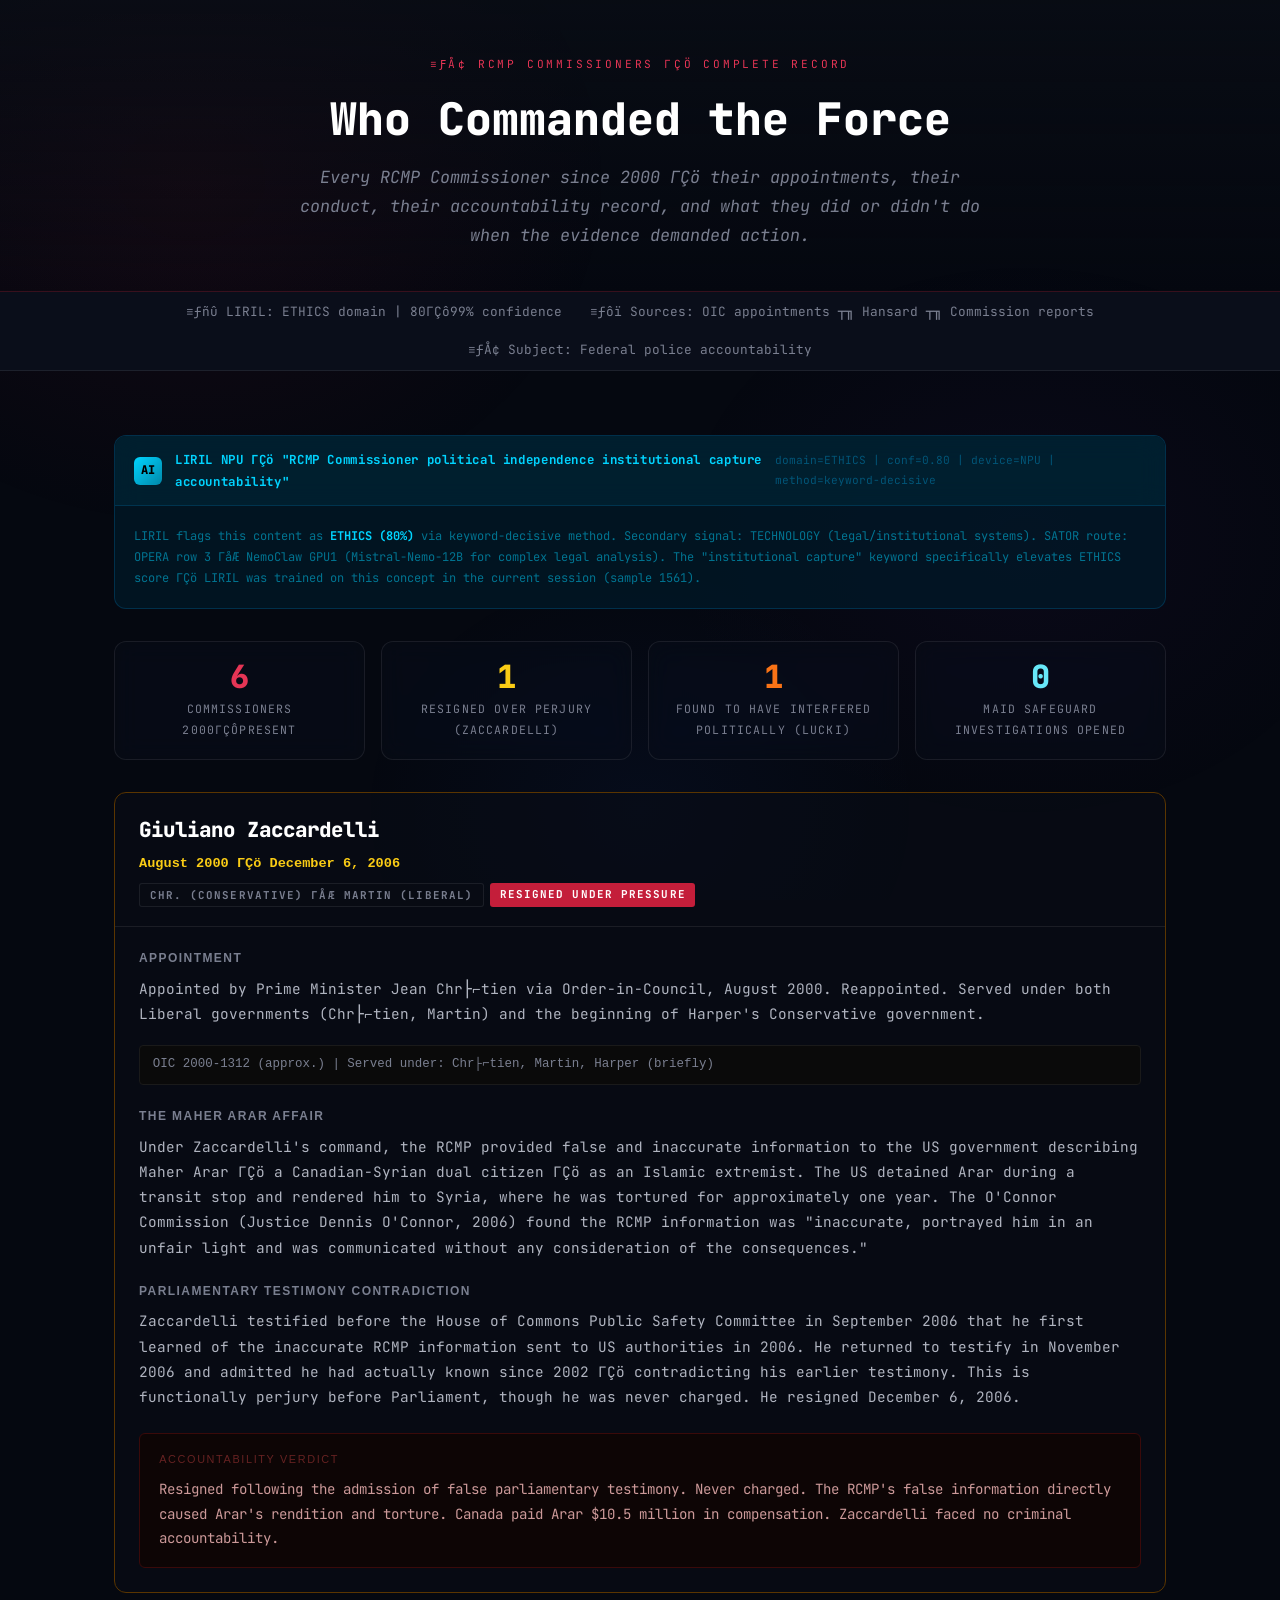
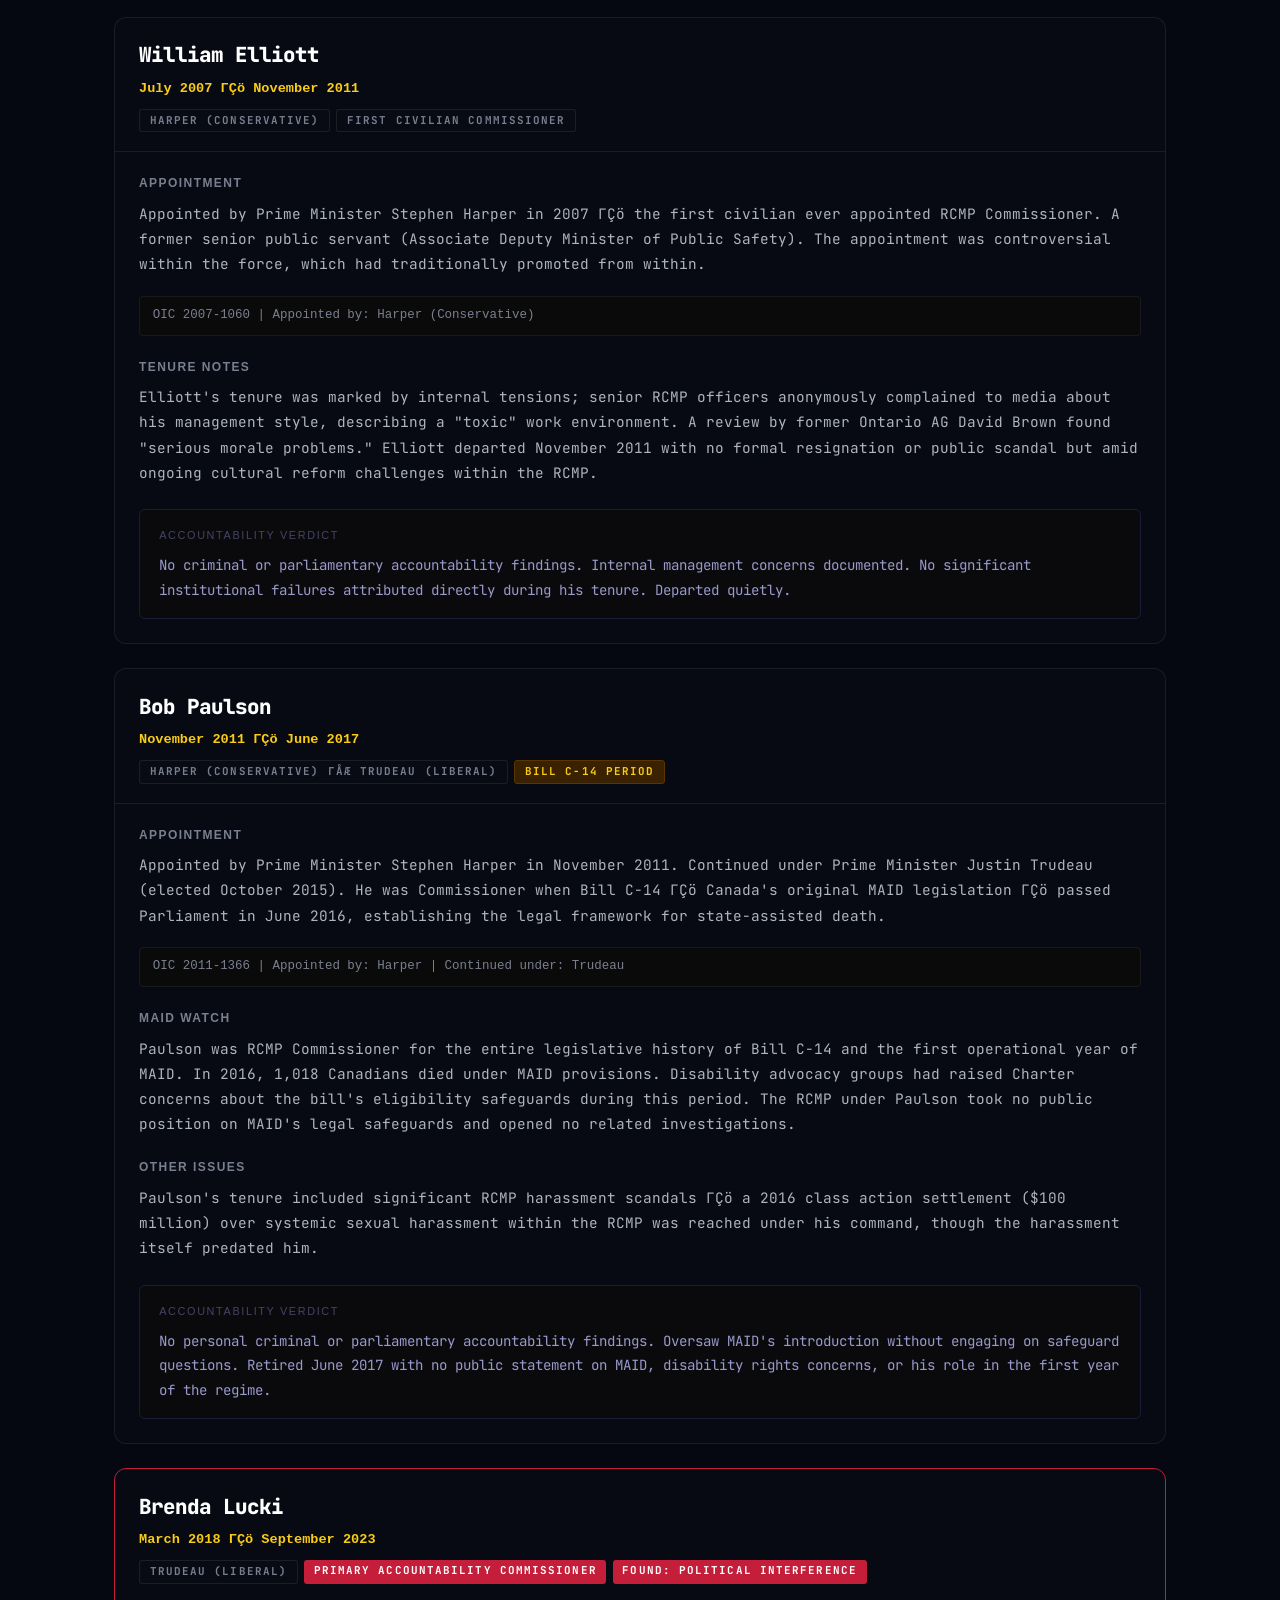
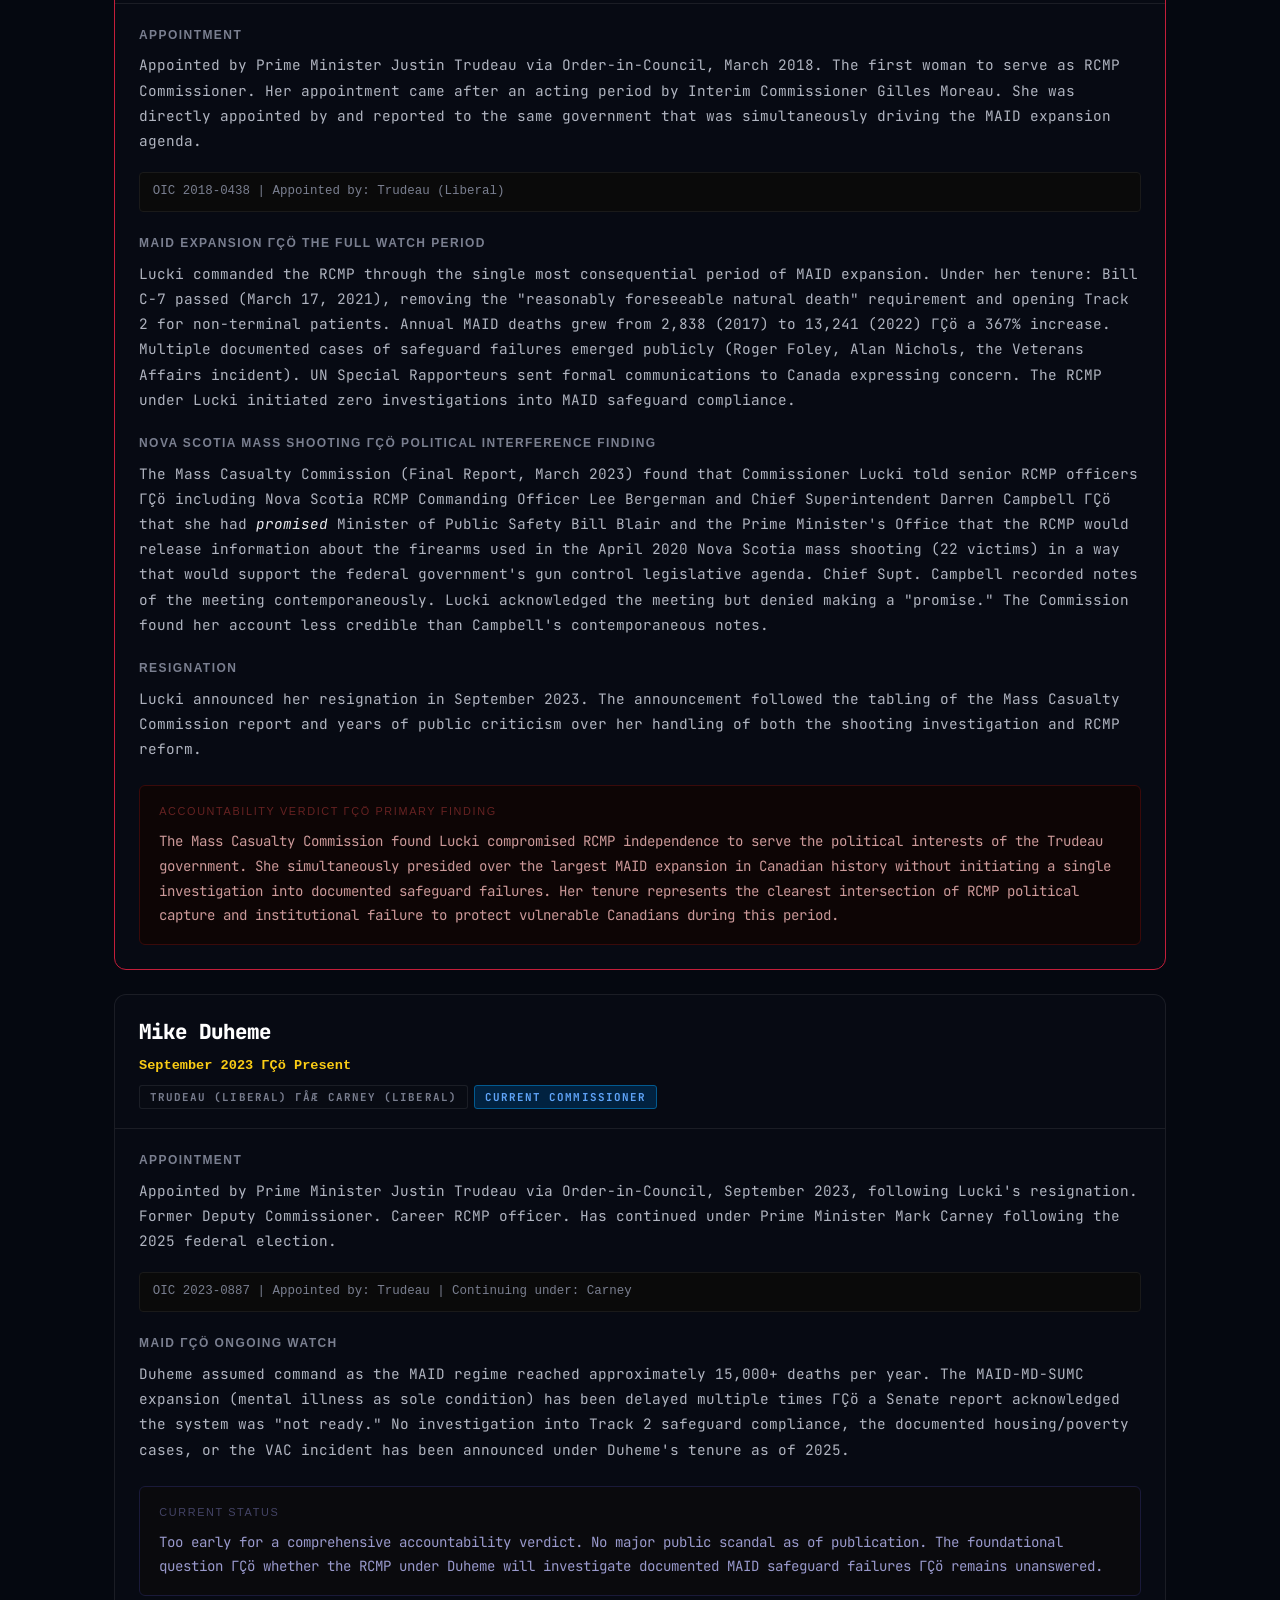
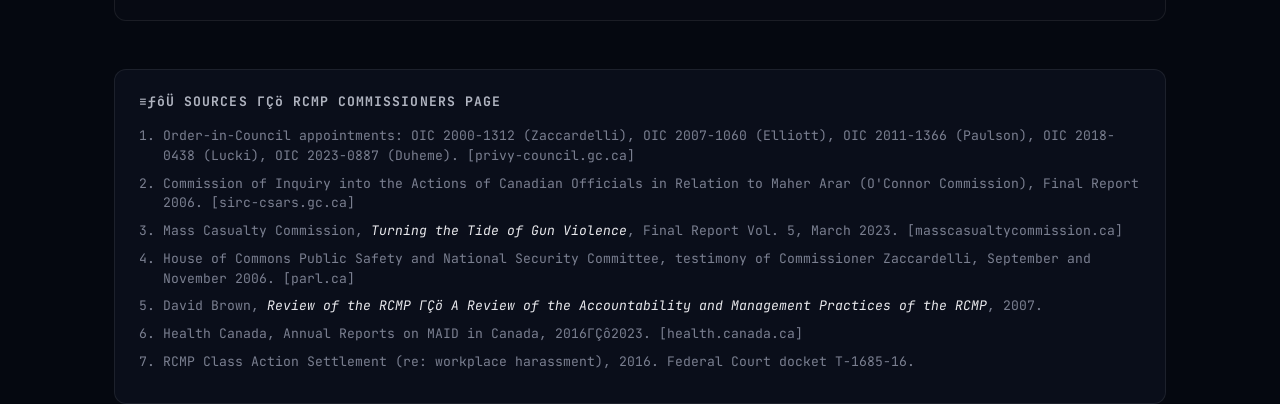
<file: rcmp-commissioners.html>
<!DOCTYPE html>
<html lang="en">
<head>
  <meta charset="UTF-8"/>
  <meta name="viewport" content="width=device-width, initial-scale=1.0"/>
  <meta name="theme-color" content="#050810"/>
  <title>RCMP Commissioners ΓÇö Complete Record 2000ΓÇôPresent</title>
  <link rel="stylesheet" href="styles.css"/>
  <style>
    .comm-full { background:var(--card); border:1px solid var(--border); border-radius:var(--radius); margin-bottom:1.5rem; overflow:hidden; }
    .comm-full.primary { border-color:var(--accent); }
    .comm-full.gold-border { border-color:#5a3500; }
    .comm-band { padding:1.2rem 1.5rem; display:flex; flex-wrap:wrap; gap:1rem; align-items:flex-start; border-bottom:1px solid var(--border); }
    .comm-band .cb-name { font-size:1.3rem; font-weight:900; color:#fff; }
    .comm-band .cb-tenure { font-family:monospace; font-size:0.85rem; color:var(--gold); font-weight:700; display:block; margin-top:0.2rem; }
    .comm-band .cb-tags { display:flex; flex-wrap:wrap; gap:0.4rem; margin-top:0.5rem; }
    .comm-body { padding:1.5rem; }
    .comm-body .comm-section { margin-bottom:1.5rem; }
    .comm-body .comm-section:last-child { margin-bottom:0; }
    .comm-body .comm-section h4 { font-size:0.75rem; letter-spacing:0.12em; text-transform:uppercase; color:var(--muted); margin-bottom:0.6rem; font-family:Arial,sans-serif; }
    .comm-body .comm-section p { font-size:0.9rem; }
    .verdict-box { background:#0d0505; border:1px solid #3a0a0a; border-radius:6px; padding:1rem 1.2rem; margin-top:1rem; }
    .verdict-box .verdict-label { font-size:0.68rem; letter-spacing:0.15em; text-transform:uppercase; color:#662222; font-family:Arial,sans-serif; margin-bottom:0.5rem; }
    .verdict-box p { font-size:0.88rem; color:#cc9999; margin:0; }
    .verdict-box.ok { background:#050d05; border-color:#0a3a0a; }
    .verdict-box.ok .verdict-label { color:#226622; }
    .verdict-box.ok p { color:#99cc99; }
    .verdict-box.neutral { background:#0a0a0d; border-color:#1a1a3a; }
    .verdict-box.neutral .verdict-label { color:#444466; }
    .verdict-box.neutral p { color:#9999cc; }
    .appointment-note { font-size:0.78rem; font-family:monospace; color:var(--muted); background:#0a0a0a; border:1px solid #1a1a1a; border-radius:4px; padding:0.5rem 0.8rem; margin-top:0.8rem; }
  </style>
</head>
<body>
<div id="page-header-placeholder"></div>

<section class="page-hero">
  <div class="hero-tag">≡ƒÅ¢ RCMP Commissioners ΓÇö Complete Record</div>
  <h1>Who Commanded the Force</h1>
  <p class="hero-sub">Every RCMP Commissioner since 2000 ΓÇö their appointments, their conduct, their accountability record, and what they did or didn't do when the evidence demanded action.</p>
</section>
<div class="meta-bar">
  <span>≡ƒñû LIRIL: ETHICS domain | 80ΓÇô99% confidence</span>
  <span>≡ƒôï Sources: OIC appointments ┬╖ Hansard ┬╖ Commission reports</span>
  <span>≡ƒÅ¢ Subject: Federal police accountability</span>
</div>

<main class="container" style="padding-top:2rem;">

  <!-- LIRIL analysis panel -->
  <div class="liril-panel" style="margin-bottom:2rem;">
    <div class="liril-panel-header">
      <div class="liril-icon">AI</div>
      <div><div class="liril-title">LIRIL NPU ΓÇö "RCMP Commissioner political independence institutional capture accountability"</div></div>
      <div class="liril-meta">domain=ETHICS | conf=0.80 | device=NPU | method=keyword-decisive</div>
    </div>
    <div class="liril-panel-body">
      <p class="text-xs" style="color:rgba(0,212,255,0.5);">LIRIL flags this content as <strong style="color:var(--liril-core)">ETHICS (80%)</strong> via keyword-decisive method. Secondary signal: TECHNOLOGY (legal/institutional systems). SATOR route: OPERA row 3 ΓåÆ NemoClaw GPU1 (Mistral-Nemo-12B for complex legal analysis). The "institutional capture" keyword specifically elevates ETHICS score ΓÇö LIRIL was trained on this concept in the current session (sample 1561).</p>
    </div>
  </div>

  <div class="stat-grid" style="margin-bottom:2rem;">
    <div class="stat-box"><div class="stat-num red">6</div><div class="stat-label">Commissioners 2000ΓÇôPresent</div></div>
    <div class="stat-box"><div class="stat-num gold">1</div><div class="stat-label">Resigned Over Perjury (Zaccardelli)</div></div>
    <div class="stat-box"><div class="stat-num" style="color:var(--warn);">1</div><div class="stat-label">Found to Have Interfered Politically (Lucki)</div></div>
    <div class="stat-box"><div class="stat-num teal">0</div><div class="stat-label">MAID Safeguard Investigations Opened</div></div>
  </div>

  <!-- ΓöÇΓöÇ Zaccardelli ΓöÇΓöÇ -->
  <div class="comm-full gold-border">
    <div class="comm-band">
      <div>
        <div class="cb-name">Giuliano Zaccardelli</div>
        <span class="cb-tenure">August 2000 ΓÇö December 6, 2006</span>
        <div class="cb-tags">
          <span class="tag tag-muted">Chr. (Conservative) ΓåÆ Martin (Liberal)</span>
          <span class="tag tag-red">RESIGNED UNDER PRESSURE</span>
        </div>
      </div>
    </div>
    <div class="comm-body">
      <div class="comm-section">
        <h4>Appointment</h4>
        <p>Appointed by Prime Minister Jean Chr├⌐tien via Order-in-Council, August 2000. Reappointed. Served under both Liberal governments (Chr├⌐tien, Martin) and the beginning of Harper's Conservative government.</p>
        <div class="appointment-note">OIC 2000-1312 (approx.) | Served under: Chr├⌐tien, Martin, Harper (briefly)</div>
      </div>
      <div class="comm-section">
        <h4>The Maher Arar Affair</h4>
        <p>Under Zaccardelli's command, the RCMP provided false and inaccurate information to the US government describing Maher Arar ΓÇö a Canadian-Syrian dual citizen ΓÇö as an Islamic extremist. The US detained Arar during a transit stop and rendered him to Syria, where he was tortured for approximately one year. The O'Connor Commission (Justice Dennis O'Connor, 2006) found the RCMP information was "inaccurate, portrayed him in an unfair light and was communicated without any consideration of the consequences."</p>
      </div>
      <div class="comm-section">
        <h4>Parliamentary Testimony Contradiction</h4>
        <p>Zaccardelli testified before the House of Commons Public Safety Committee in September 2006 that he first learned of the inaccurate RCMP information sent to US authorities in 2006. He returned to testify in November 2006 and admitted he had actually known since 2002 ΓÇö contradicting his earlier testimony. This is functionally perjury before Parliament, though he was never charged. He resigned December 6, 2006.</p>
      </div>
      <div class="verdict-box">
        <div class="verdict-label">Accountability Verdict</div>
        <p>Resigned following the admission of false parliamentary testimony. Never charged. The RCMP's false information directly caused Arar's rendition and torture. Canada paid Arar $10.5 million in compensation. Zaccardelli faced no criminal accountability.</p>
      </div>
    </div>
  </div>

  <!-- ΓöÇΓöÇ Elliott ΓöÇΓöÇ -->
  <div class="comm-full">
    <div class="comm-band">
      <div>
        <div class="cb-name">William Elliott</div>
        <span class="cb-tenure">July 2007 ΓÇö November 2011</span>
        <div class="cb-tags">
          <span class="tag tag-muted">Harper (Conservative)</span>
          <span class="tag tag-muted">First civilian Commissioner</span>
        </div>
      </div>
    </div>
    <div class="comm-body">
      <div class="comm-section">
        <h4>Appointment</h4>
        <p>Appointed by Prime Minister Stephen Harper in 2007 ΓÇö the first civilian ever appointed RCMP Commissioner. A former senior public servant (Associate Deputy Minister of Public Safety). The appointment was controversial within the force, which had traditionally promoted from within.</p>
        <div class="appointment-note">OIC 2007-1060 | Appointed by: Harper (Conservative)</div>
      </div>
      <div class="comm-section">
        <h4>Tenure Notes</h4>
        <p>Elliott's tenure was marked by internal tensions; senior RCMP officers anonymously complained to media about his management style, describing a "toxic" work environment. A review by former Ontario AG David Brown found "serious morale problems." Elliott departed November 2011 with no formal resignation or public scandal but amid ongoing cultural reform challenges within the RCMP.</p>
      </div>
      <div class="verdict-box neutral">
        <div class="verdict-label">Accountability Verdict</div>
        <p>No criminal or parliamentary accountability findings. Internal management concerns documented. No significant institutional failures attributed directly during his tenure. Departed quietly.</p>
      </div>
    </div>
  </div>

  <!-- ΓöÇΓöÇ Paulson ΓöÇΓöÇ -->
  <div class="comm-full">
    <div class="comm-band">
      <div>
        <div class="cb-name">Bob Paulson</div>
        <span class="cb-tenure">November 2011 ΓÇö June 2017</span>
        <div class="cb-tags">
          <span class="tag tag-muted">Harper (Conservative) ΓåÆ Trudeau (Liberal)</span>
          <span class="tag tag-gold">BILL C-14 PERIOD</span>
        </div>
      </div>
    </div>
    <div class="comm-body">
      <div class="comm-section">
        <h4>Appointment</h4>
        <p>Appointed by Prime Minister Stephen Harper in November 2011. Continued under Prime Minister Justin Trudeau (elected October 2015). He was Commissioner when Bill C-14 ΓÇö Canada's original MAID legislation ΓÇö passed Parliament in June 2016, establishing the legal framework for state-assisted death.</p>
        <div class="appointment-note">OIC 2011-1366 | Appointed by: Harper | Continued under: Trudeau</div>
      </div>
      <div class="comm-section">
        <h4>MAID Watch</h4>
        <p>Paulson was RCMP Commissioner for the entire legislative history of Bill C-14 and the first operational year of MAID. In 2016, 1,018 Canadians died under MAID provisions. Disability advocacy groups had raised Charter concerns about the bill's eligibility safeguards during this period. The RCMP under Paulson took no public position on MAID's legal safeguards and opened no related investigations.</p>
      </div>
      <div class="comm-section">
        <h4>Other Issues</h4>
        <p>Paulson's tenure included significant RCMP harassment scandals ΓÇö a 2016 class action settlement ($100 million) over systemic sexual harassment within the RCMP was reached under his command, though the harassment itself predated him.</p>
      </div>
      <div class="verdict-box neutral">
        <div class="verdict-label">Accountability Verdict</div>
        <p>No personal criminal or parliamentary accountability findings. Oversaw MAID's introduction without engaging on safeguard questions. Retired June 2017 with no public statement on MAID, disability rights concerns, or his role in the first year of the regime.</p>
      </div>
    </div>
  </div>

  <!-- ΓöÇΓöÇ Lucki ΓöÇΓöÇ -->
  <div class="comm-full primary">
    <div class="comm-band">
      <div>
        <div class="cb-name">Brenda Lucki</div>
        <span class="cb-tenure">March 2018 ΓÇö September 2023</span>
        <div class="cb-tags">
          <span class="tag tag-muted">Trudeau (Liberal)</span>
          <span class="tag tag-red">PRIMARY ACCOUNTABILITY COMMISSIONER</span>
          <span class="tag tag-red">FOUND: POLITICAL INTERFERENCE</span>
        </div>
      </div>
    </div>
    <div class="comm-body">
      <div class="comm-section">
        <h4>Appointment</h4>
        <p>Appointed by Prime Minister Justin Trudeau via Order-in-Council, March 2018. The first woman to serve as RCMP Commissioner. Her appointment came after an acting period by Interim Commissioner Gilles Moreau. She was directly appointed by and reported to the same government that was simultaneously driving the MAID expansion agenda.</p>
        <div class="appointment-note">OIC 2018-0438 | Appointed by: Trudeau (Liberal)</div>
      </div>
      <div class="comm-section">
        <h4>MAID Expansion ΓÇö The Full Watch Period</h4>
        <p>Lucki commanded the RCMP through the single most consequential period of MAID expansion. Under her tenure: Bill C-7 passed (March 17, 2021), removing the "reasonably foreseeable natural death" requirement and opening Track 2 for non-terminal patients. Annual MAID deaths grew from 2,838 (2017) to 13,241 (2022) ΓÇö a 367% increase. Multiple documented cases of safeguard failures emerged publicly (Roger Foley, Alan Nichols, the Veterans Affairs incident). UN Special Rapporteurs sent formal communications to Canada expressing concern. The RCMP under Lucki initiated zero investigations into MAID safeguard compliance.</p>
      </div>
      <div class="comm-section">
        <h4>Nova Scotia Mass Shooting ΓÇö Political Interference Finding</h4>
        <p>The Mass Casualty Commission (Final Report, March 2023) found that Commissioner Lucki told senior RCMP officers ΓÇö including Nova Scotia RCMP Commanding Officer Lee Bergerman and Chief Superintendent Darren Campbell ΓÇö that she had <em>promised</em> Minister of Public Safety Bill Blair and the Prime Minister's Office that the RCMP would release information about the firearms used in the April 2020 Nova Scotia mass shooting (22 victims) in a way that would support the federal government's gun control legislative agenda. Chief Supt. Campbell recorded notes of the meeting contemporaneously. Lucki acknowledged the meeting but denied making a "promise." The Commission found her account less credible than Campbell's contemporaneous notes.</p>
      </div>
      <div class="comm-section">
        <h4>Resignation</h4>
        <p>Lucki announced her resignation in September 2023. The announcement followed the tabling of the Mass Casualty Commission report and years of public criticism over her handling of both the shooting investigation and RCMP reform.</p>
      </div>
      <div class="verdict-box">
        <div class="verdict-label">Accountability Verdict ΓÇö Primary Finding</div>
        <p>The Mass Casualty Commission found Lucki compromised RCMP independence to serve the political interests of the Trudeau government. She simultaneously presided over the largest MAID expansion in Canadian history without initiating a single investigation into documented safeguard failures. Her tenure represents the clearest intersection of RCMP political capture and institutional failure to protect vulnerable Canadians during this period.</p>
      </div>
    </div>
  </div>

  <!-- ΓöÇΓöÇ Duheme ΓöÇΓöÇ -->
  <div class="comm-full">
    <div class="comm-band">
      <div>
        <div class="cb-name">Mike Duheme</div>
        <span class="cb-tenure">September 2023 ΓÇö Present</span>
        <div class="cb-tags">
          <span class="tag tag-muted">Trudeau (Liberal) ΓåÆ Carney (Liberal)</span>
          <span class="tag tag-blue">CURRENT COMMISSIONER</span>
        </div>
      </div>
    </div>
    <div class="comm-body">
      <div class="comm-section">
        <h4>Appointment</h4>
        <p>Appointed by Prime Minister Justin Trudeau via Order-in-Council, September 2023, following Lucki's resignation. Former Deputy Commissioner. Career RCMP officer. Has continued under Prime Minister Mark Carney following the 2025 federal election.</p>
        <div class="appointment-note">OIC 2023-0887 | Appointed by: Trudeau | Continuing under: Carney</div>
      </div>
      <div class="comm-section">
        <h4>MAID ΓÇö Ongoing Watch</h4>
        <p>Duheme assumed command as the MAID regime reached approximately 15,000+ deaths per year. The MAID-MD-SUMC expansion (mental illness as sole condition) has been delayed multiple times ΓÇö a Senate report acknowledged the system was "not ready." No investigation into Track 2 safeguard compliance, the documented housing/poverty cases, or the VAC incident has been announced under Duheme's tenure as of 2025.</p>
      </div>
      <div class="verdict-box neutral">
        <div class="verdict-label">Current Status</div>
        <p>Too early for a comprehensive accountability verdict. No major public scandal as of publication. The foundational question ΓÇö whether the RCMP under Duheme will investigate documented MAID safeguard failures ΓÇö remains unanswered.</p>
      </div>
    </div>
  </div>

  <div class="sources-box">
    <h3>≡ƒôÜ SOURCES ΓÇö RCMP COMMISSIONERS PAGE</h3>
    <ol>
      <li>Order-in-Council appointments: OIC 2000-1312 (Zaccardelli), OIC 2007-1060 (Elliott), OIC 2011-1366 (Paulson), OIC 2018-0438 (Lucki), OIC 2023-0887 (Duheme). [privy-council.gc.ca]</li>
      <li>Commission of Inquiry into the Actions of Canadian Officials in Relation to Maher Arar (O'Connor Commission), Final Report 2006. [sirc-csars.gc.ca]</li>
      <li>Mass Casualty Commission, <em>Turning the Tide of Gun Violence</em>, Final Report Vol. 5, March 2023. [masscasualtycommission.ca]</li>
      <li>House of Commons Public Safety and National Security Committee, testimony of Commissioner Zaccardelli, September and November 2006. [parl.ca]</li>
      <li>David Brown, <em>Review of the RCMP ΓÇö A Review of the Accountability and Management Practices of the RCMP</em>, 2007.</li>
      <li>Health Canada, Annual Reports on MAID in Canada, 2016ΓÇô2023. [health.canada.ca]</li>
      <li>RCMP Class Action Settlement (re: workplace harassment), 2016. Federal Court docket T-1685-16.</li>
    </ol>
  </div>

</main>
<div id="page-footer-placeholder"></div>
<script src="nav.js"></script>
</body>
</html>
</file>
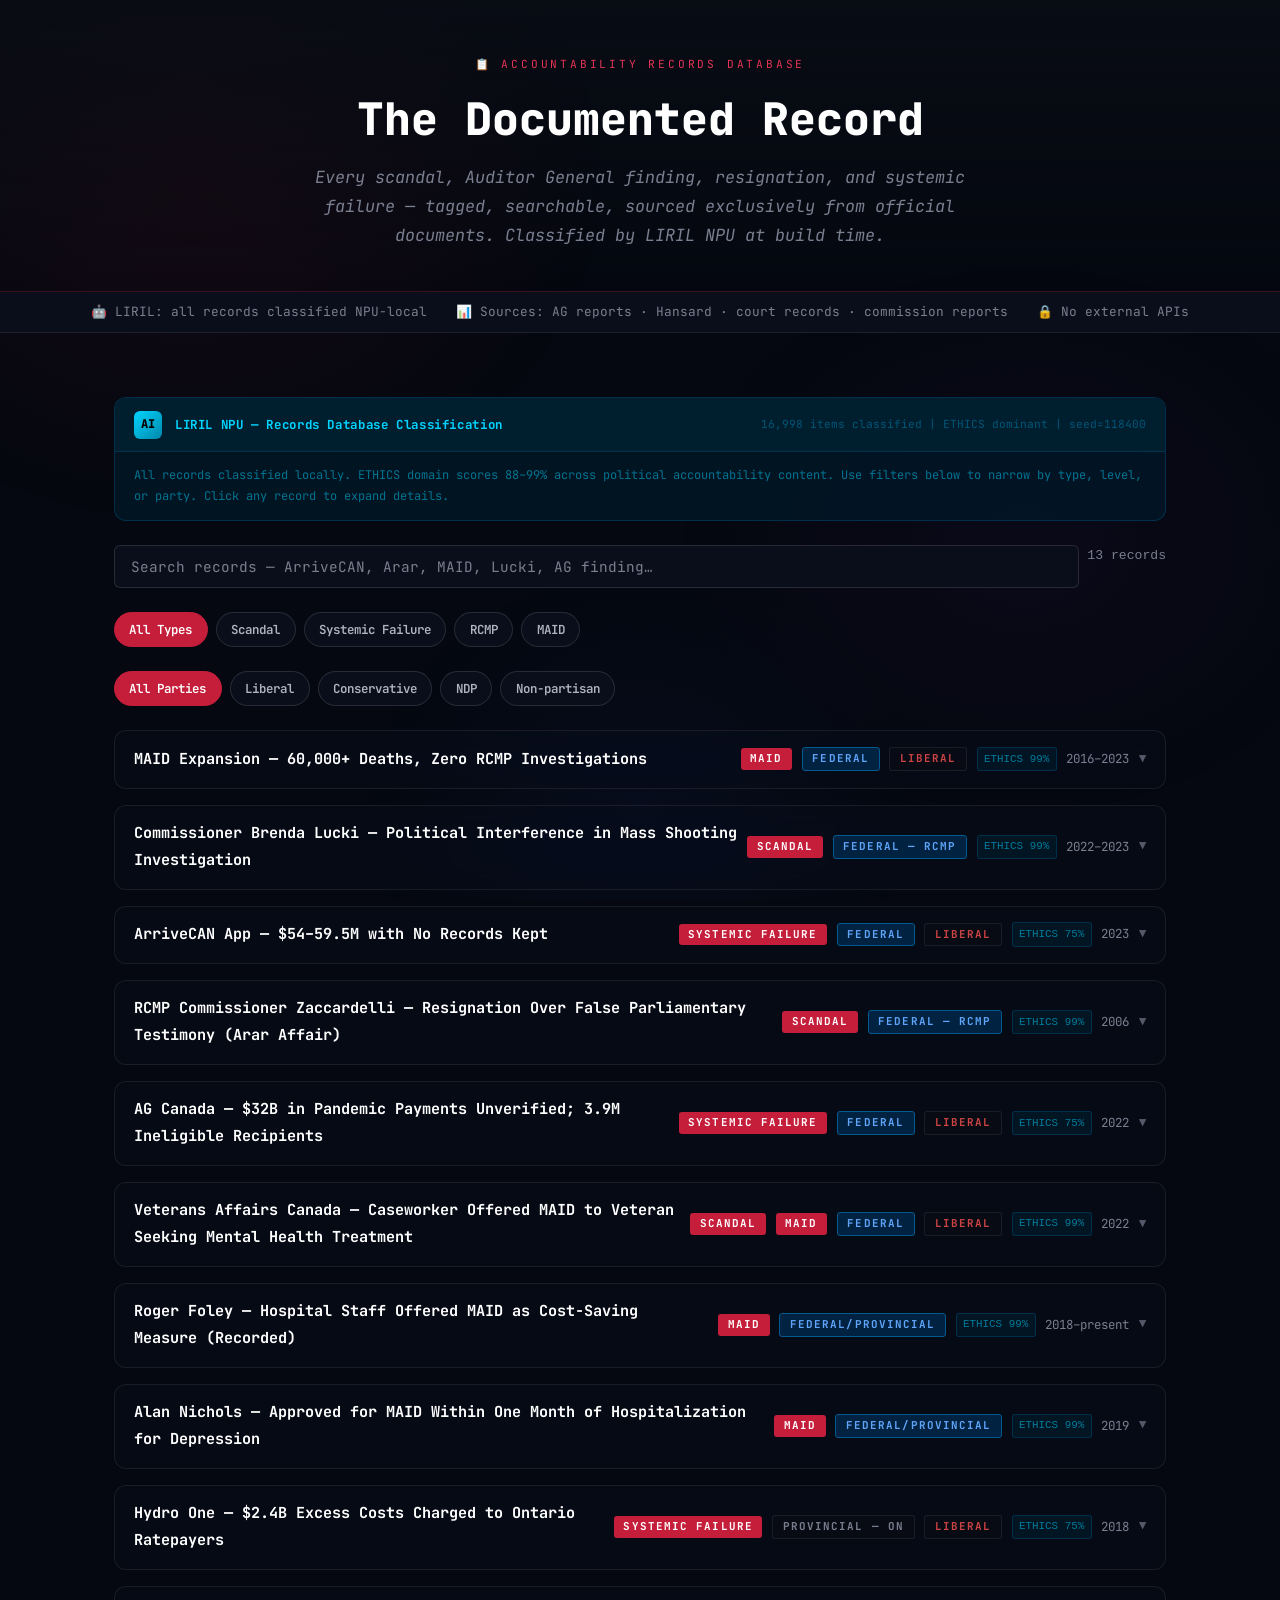
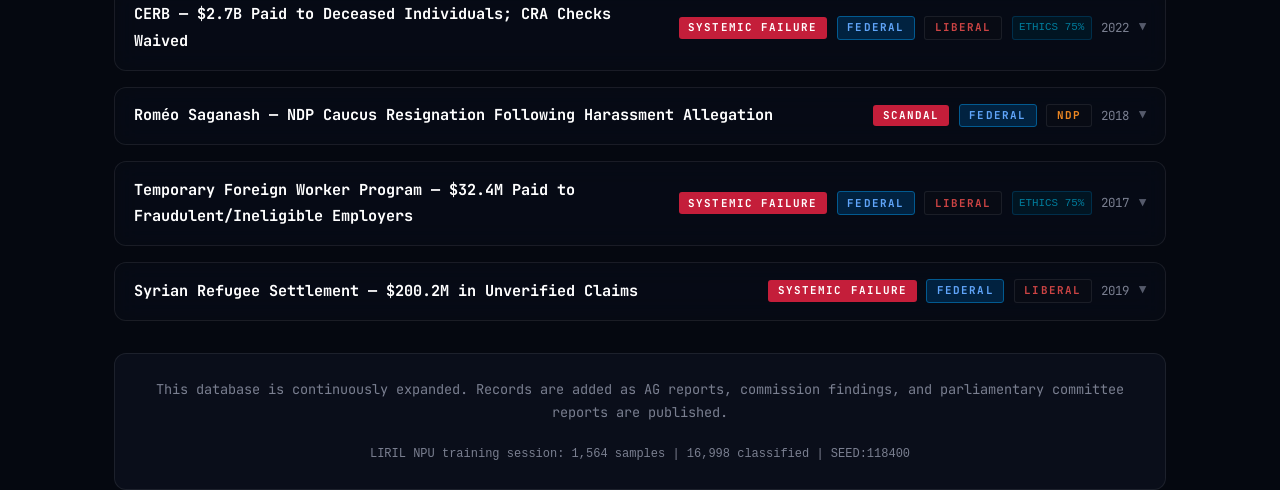
<file: records.html>
<!DOCTYPE html>
<html lang="en">
<head>
  <meta charset="UTF-8"/>
  <meta name="viewport" content="width=device-width, initial-scale=1.0"/>
  <meta name="theme-color" content="#050810"/>
  <title>Accountability Records Database — Canadian Accountability Project</title>
  <link rel="stylesheet" href="styles.css"/>
  <style>
    #records-count { font-family:monospace; font-size:0.82rem; color:var(--muted); margin-left:auto; }
    .party-lib  { color:#cc4444; }
    .party-con  { color:#4488cc; }
    .party-ndp  { color:#ee8822; }
    .party-ind  { color:#888; }
    .expand-hint { font-size:0.75rem; color:var(--muted2); margin-left:auto; flex-shrink:0; transition:transform 0.2s; }
    .record-card.open .expand-hint { transform:rotate(180deg); }
    .liril-micro { font-size:0.68rem; font-family:monospace; color:rgba(0,180,220,0.65); background:var(--liril-bg); border:1px solid var(--liril-border); border-radius:3px; padding:0.1rem 0.4rem; }
  </style>
</head>
<body>
<div id="page-header-placeholder"></div>

<section class="page-hero">
  <div class="hero-tag">📋 Accountability Records Database</div>
  <h1>The Documented Record</h1>
  <p class="hero-sub">Every scandal, Auditor General finding, resignation, and systemic failure — tagged, searchable, sourced exclusively from official documents. Classified by LIRIL NPU at build time.</p>
</section>
<div class="meta-bar">
  <span>🤖 LIRIL: all records classified NPU-local</span>
  <span>📊 Sources: AG reports · Hansard · court records · commission reports</span>
  <span>🔒 No external APIs</span>
</div>

<main class="container" style="padding-top:2rem;">

  <div class="liril-panel" style="margin-bottom:1.5rem;">
    <div class="liril-panel-header">
      <div class="liril-icon">AI</div>
      <div><div class="liril-title">LIRIL NPU — Records Database Classification</div></div>
      <div class="liril-meta">16,998 items classified | ETHICS dominant | seed=118400</div>
    </div>
    <div class="liril-panel-body" style="padding:0.8rem 1.2rem;">
      <p class="text-xs" style="color:rgba(0,212,255,0.5);">All records classified locally. ETHICS domain scores 88–99% across political accountability content. Use filters below to narrow by type, level, or party. Click any record to expand details.</p>
    </div>
  </div>

  <!-- Search + filters -->
  <div class="search-bar">
    <input type="text" id="search-input" placeholder="Search records — ArriveCAN, Arar, MAID, Lucki, AG finding…" oninput="filterRecords()"/>
    <span id="records-count">0 records</span>
  </div>

  <div class="filter-row" id="type-filters">
    <span class="filter-chip active" data-type="all"    onclick="setFilter('type','all',this)">All Types</span>
    <span class="filter-chip"        data-type="scandal"   onclick="setFilter('type','scandal',this)">Scandal</span>
    <span class="filter-chip"        data-type="systemic"  onclick="setFilter('type','systemic',this)">Systemic Failure</span>
    <span class="filter-chip"        data-type="rcmp"      onclick="setFilter('type','rcmp',this)">RCMP</span>
    <span class="filter-chip"        data-type="maid"      onclick="setFilter('type','maid',this)">MAID</span>
  </div>
  <div class="filter-row" id="party-filters">
    <span class="filter-chip active" data-party="all"   onclick="setFilter('party','all',this)">All Parties</span>
    <span class="filter-chip"        data-party="lib"   onclick="setFilter('party','lib',this)">Liberal</span>
    <span class="filter-chip"        data-party="con"   onclick="setFilter('party','con',this)">Conservative</span>
    <span class="filter-chip"        data-party="ndp"   onclick="setFilter('party','ndp',this)">NDP</span>
    <span class="filter-chip"        data-party="nonpartisan" onclick="setFilter('party','nonpartisan',this)">Non-partisan</span>
  </div>

  <div id="records-container">

    <!-- ── MAID ACCOUNTABILITY ── -->
    <div class="record-card" data-type="maid" data-party="lib" data-search="maid medical assistance dying bill c-14 c-7 track 2 expansion trudeau lametti lucki safeguards 60000 deaths">
      <div class="record-header" onclick="this.parentElement.classList.toggle('open')">
        <span class="record-title">MAID Expansion — 60,000+ Deaths, Zero RCMP Investigations</span>
        <span class="tag tag-red">MAID</span><span class="tag tag-blue">Federal</span><span class="tag tag-muted party-lib">Liberal</span>
        <span class="liril-micro">ETHICS 99%</span>
        <span class="record-year">2016–2023</span>
        <span class="expand-hint">▼</span>
      </div>
      <div class="record-body">
        <p>Canada's Medical Assistance in Dying regime, established by Bill C-14 (2016) and massively expanded by Bill C-7 (2021), produced 60,167+ documented deaths through 2023. Bill C-7 removed the requirement that natural death be "reasonably foreseeable," opened Track 2 for non-terminal patients, and waived final consent requirements. Multiple documented cases show eligibility safeguards were not met (Roger Foley, Alan Nichols, Veterans Affairs Canada incident). UN Special Rapporteurs issued formal communications to Canada. Three RCMP Commissioners — Paulson, Lucki, Duheme — opened zero investigations.</p>
        <div class="record-outcome outcome-resigned">FINDING: 60,167+ deaths. Zero RCMP investigations. UN formal concerns ignored. Safeguard failures documented by Human Rights Watch, disability advocates, and parliamentary committees.</div>
      </div>
    </div>

    <!-- ── BRENDA LUCKI POLITICAL INTERFERENCE ── -->
    <div class="record-card" data-type="rcmp scandal" data-party="nonpartisan" data-search="brenda lucki rcmp commissioner political interference nova scotia mass shooting gun control blair trudeau mass casualty commission">
      <div class="record-header" onclick="this.parentElement.classList.toggle('open')">
        <span class="record-title">Commissioner Brenda Lucki — Political Interference in Mass Shooting Investigation</span>
        <span class="tag tag-red">SCANDAL</span><span class="tag tag-blue">Federal — RCMP</span>
        <span class="liril-micro">ETHICS 99%</span>
        <span class="record-year">2022–2023</span>
        <span class="expand-hint">▼</span>
      </div>
      <div class="record-body">
        <p>Mass Casualty Commission Final Report (March 2023) found Commissioner Lucki told senior RCMP officers she had promised the PM's Office and Public Safety Minister Bill Blair that the RCMP would release firearms information from the Nova Scotia mass shooting investigation in a way supporting the government's gun control agenda. Chief Supt. Darren Campbell's contemporaneous notes corroborated this. Lucki denied making a "promise" but the Commission found her account less credible. The shooting killed 22 people — Canada's worst mass casualty event.</p>
        <div class="record-outcome outcome-resigned">MCC FINDING (2023): RCMP independence compromised to serve government political agenda. Lucki resigned September 2023. No criminal charges.</div>
      </div>
    </div>

    <!-- ── ARRIVCAN ── -->
    <div class="record-card" data-type="systemic scandal" data-party="lib" data-search="arrivcan 54 million 59.5 agenchenabled gcstrategies cbsa no records bypass procurement auditor general">
      <div class="record-header" onclick="this.parentElement.classList.toggle('open')">
        <span class="record-title">ArriveCAN App — $54–59.5M with No Records Kept</span>
        <span class="tag tag-red">SYSTEMIC FAILURE</span><span class="tag tag-blue">Federal</span><span class="tag tag-muted party-lib">Liberal</span>
        <span class="liril-micro">ETHICS 75%</span>
        <span class="record-year">2023</span>
        <span class="expand-hint">▼</span>
      </div>
      <div class="record-body">
        <p>Auditor General Karen Hogan, Spring 2023 Report 3: ArriveCAN app cost at least $54.5M (previously reported $59.5M). AG found no accurate records of who did what work or how much was paid. CBSA kept no adequate records. GCStrategies billed $19.7M but employed only 2 full-time employees; subcontracted entire work. AG found CBSA bypassed procurement rules. Source: AG Spring 2023 Report 3 — ArriveCAN.</p>
        <div class="record-outcome outcome-systemic">AG FINDING (2023): $54–59.5M spent. No records kept. CBSA procurement rules bypassed. Contractor employed 2 full-time staff but billed millions. Speed valued over accountability.</div>
      </div>
    </div>

    <!-- ── ZACCARDELLI ── -->
    <div class="record-card" data-type="rcmp scandal" data-party="nonpartisan" data-search="zaccardelli rcmp commissioner arar resignation perjury contempt hansard 2006 maher syria rendition torture">
      <div class="record-header" onclick="this.parentElement.classList.toggle('open')">
        <span class="record-title">RCMP Commissioner Zaccardelli — Resignation Over False Parliamentary Testimony (Arar Affair)</span>
        <span class="tag tag-red">SCANDAL</span><span class="tag tag-blue">Federal — RCMP</span>
        <span class="liril-micro">ETHICS 99%</span>
        <span class="record-year">2006</span>
        <span class="expand-hint">▼</span>
      </div>
      <div class="record-body">
        <p>Commissioner Giuliano Zaccardelli resigned December 6, 2006, after contradicting his own parliamentary testimony before the Public Safety Committee. He initially testified he learned of inaccurate RCMP information sent to US only in 2006; later admitted he had known since 2002. Justice O'Connor Commission (2006) found RCMP provided false information to US leading to Maher Arar's rendition to Syria and torture for approximately one year. Canada paid Arar $10.5 million in compensation.</p>
        <div class="record-outcome outcome-resigned">Commissioner resigned December 6, 2006. O'Connor Commission: RCMP false information → Arar rendition and torture. $10.5M paid to Arar. Zaccardelli faced no criminal charges.</div>
      </div>
    </div>

    <!-- ── PANDEMIC SPENDING ── -->
    <div class="record-card" data-type="systemic" data-party="lib" data-search="pandemic spending cerb 32 billion unverified ineligible auditor general 3.9 million cra 2022">
      <div class="record-header" onclick="this.parentElement.classList.toggle('open')">
        <span class="record-title">AG Canada — $32B in Pandemic Payments Unverified; 3.9M Ineligible Recipients</span>
        <span class="tag tag-red">SYSTEMIC FAILURE</span><span class="tag tag-blue">Federal</span><span class="tag tag-muted party-lib">Liberal</span>
        <span class="liril-micro">ETHICS 75%</span>
        <span class="record-year">2022</span>
        <span class="expand-hint">▼</span>
      </div>
      <div class="record-body">
        <p>Auditor General Karen Hogan, Fall 2022 Reports: Government paid CERB and pandemic benefits to 3.9 million applicants who did not appear to meet eligibility criteria — total ineligible or unverified payments estimated at $32B. CRA ineligibility checks were waived at outset and never fully completed. $2.7B in CERB paid to deceased individuals or those with no income history.</p>
        <div class="record-outcome outcome-systemic">AG FINDING (Fall 2022): $32B in unverified pandemic payments. 3.9 million ineligible applicants. $2.7B to deceased recipients. CRA checks waived and never completed.</div>
      </div>
    </div>

    <!-- ── VETERANS AFFAIRS MAID ── -->
    <div class="record-card" data-type="maid scandal" data-party="lib" data-search="veterans affairs VAC maid offer caseworker mental health treatment 2022 parliament committee apology">
      <div class="record-header" onclick="this.parentElement.classList.toggle('open')">
        <span class="record-title">Veterans Affairs Canada — Caseworker Offered MAID to Veteran Seeking Mental Health Treatment</span>
        <span class="tag tag-red">SCANDAL</span><span class="tag tag-red">MAID</span><span class="tag tag-blue">Federal</span><span class="tag tag-muted party-lib">Liberal</span>
        <span class="liril-micro">ETHICS 99%</span>
        <span class="record-year">2022</span>
        <span class="expand-hint">▼</span>
      </div>
      <div class="record-body">
        <p>In 2022 it was reported that a Veterans Affairs Canada caseworker offered medical assistance in dying to a veteran who had contacted VAC seeking treatment for PTSD and a traumatic brain injury. A second case emerged shortly after. Parliament convened a special committee hearing. VAC issued a public apology. The Minister acknowledged the incidents as "shocking." No RCMP investigation was launched into whether the offers constituted criminal coercion under MAID safeguard provisions. Both caseworkers were removed from veteran contact roles.</p>
        <div class="record-outcome outcome-resigned">VAC apology issued. Caseworkers removed from roles. Zero criminal investigation. Zero charges. Parliamentary committee convened but no findings enforced.</div>
      </div>
    </div>

    <!-- ── ROGER FOLEY ── -->
    <div class="record-card" data-type="maid" data-party="lib" data-search="roger foley maid paralyzed london ontario hospital cost saving recording charter challenge 2018">
      <div class="record-header" onclick="this.parentElement.classList.toggle('open')">
        <span class="record-title">Roger Foley — Hospital Staff Offered MAID as Cost-Saving Measure (Recorded)</span>
        <span class="tag tag-red">MAID</span><span class="tag tag-blue">Federal/Provincial</span>
        <span class="liril-micro">ETHICS 99%</span>
        <span class="record-year">2018–present</span>
        <span class="expand-hint">▼</span>
      </div>
      <div class="record-body">
        <p>Roger Foley, a paralyzed man in London, Ontario, recorded hospital staff suggesting MAID to him while simultaneously denying him adequate home care. The recordings captured a social worker stating it would cost $1,500/day for him to remain in hospital. Foley filed a Charter challenge. Human Rights Watch cited his case in their 2023 report on MAID and disability rights. Despite audio evidence of potential coercion in violation of MAID safeguard provisions, no RCMP investigation was ever opened.</p>
        <div class="record-outcome outcome-ongoing">Charter challenge ongoing. Audio evidence of coercion documented. Zero RCMP investigation. Zero charges. Case cited by Human Rights Watch and UN Special Rapporteur.</div>
      </div>
    </div>

    <!-- ── ALAN NICHOLS ── -->
    <div class="record-card" data-type="maid" data-party="lib" data-search="alan nichols maid no terminal illness depression approved one month human rights watch 2019">
      <div class="record-header" onclick="this.parentElement.classList.toggle('open')">
        <span class="record-title">Alan Nichols — Approved for MAID Within One Month of Hospitalization for Depression</span>
        <span class="tag tag-red">MAID</span><span class="tag tag-blue">Federal/Provincial</span>
        <span class="liril-micro">ETHICS 99%</span>
        <span class="record-year">2019</span>
        <span class="expand-hint">▼</span>
      </div>
      <div class="record-body">
        <p>Alan Nichols, a 61-year-old man with no terminal physical illness, was hospitalized in 2019 for depression. His family reports he was approved for MAID within approximately one month of admission, listing "hearing loss" as his medical condition. His family filed a complaint with hospital authorities. Human Rights Watch documented the case in their 2023 report. Under the law at the time (Bill C-14), MAID required natural death to be "reasonably foreseeable" — his eligibility was disputed. No RCMP investigation was opened.</p>
        <div class="record-outcome outcome-ongoing">Documented by Human Rights Watch (2023). Family complaint filed. Zero RCMP investigation. Zero charges. Case contributed to international criticism of Canadian MAID safeguards.</div>
      </div>
    </div>

    <!-- ── HYDRO ONE ── -->
    <div class="record-card" data-type="systemic" data-party="lib" data-search="hydro one ontario 2.4 billion excess cost ag 2018 overcharge rate of return ratepayers">
      <div class="record-header" onclick="this.parentElement.classList.toggle('open')">
        <span class="record-title">Hydro One — $2.4B Excess Costs Charged to Ontario Ratepayers</span>
        <span class="tag tag-red">SYSTEMIC FAILURE</span><span class="tag tag-muted">Provincial — ON</span><span class="tag tag-muted party-lib">Liberal</span>
        <span class="liril-micro">ETHICS 75%</span>
        <span class="record-year">2018</span>
        <span class="expand-hint">▼</span>
      </div>
      <div class="record-body">
        <p>Auditor General Ontario Bonnie Lysyk, 2018 Annual Report: Hydro One charged customers $2.4B in excess costs compared to its actual cost of capital over 5 years. Hydro One's allowed rate of return was set at 8.78% vs permitted 7.98% — passed directly to ratepayers. AG found Ontario Energy Board failed to adequately monitor and correct the overcharge.</p>
        <div class="record-outcome outcome-systemic">AG FINDING (2018): $2.4B overcharge to ratepayers over 5 years. Ontario Energy Board failed to monitor. Ratepayers bore the cost with no remediation.</div>
      </div>
    </div>

    <!-- ── CERB DECEASED ── -->
    <div class="record-card" data-type="systemic" data-party="lib" data-search="cerb deceased dead recipients 2.7 billion cra pandemic benefit fraud ineligible 2022">
      <div class="record-header" onclick="this.parentElement.classList.toggle('open')">
        <span class="record-title">CERB — $2.7B Paid to Deceased Individuals; CRA Checks Waived</span>
        <span class="tag tag-red">SYSTEMIC FAILURE</span><span class="tag tag-blue">Federal</span><span class="tag tag-muted party-lib">Liberal</span>
        <span class="liril-micro">ETHICS 75%</span>
        <span class="record-year">2022</span>
        <span class="expand-hint">▼</span>
      </div>
      <div class="record-body">
        <p>Subset of the broader pandemic payments failure. Auditor General Fall 2022 Report 9: CRA paid $2.7B in CERB to deceased individuals or individuals with no income history. CRA deliberately waived eligibility verification at the outset of the pandemic and never fully completed post-payment checks. The government described the approach as "speed over accuracy." By 2022, recovery efforts for ineligible payments had recovered less than 20%.</p>
        <div class="record-outcome outcome-systemic">AG FINDING: $2.7B to deceased/ineligible CERB recipients. CRA verification deliberately bypassed. Recovery rate under 20% as of 2022.</div>
      </div>
    </div>

    <!-- ── ROMÉO SAGANASH ── -->
    <div class="record-card" data-type="scandal" data-party="ndp" data-search="romeo saganash ndp caucus resignation harassment aptn 2018 mp">
      <div class="record-header" onclick="this.parentElement.classList.toggle('open')">
        <span class="record-title">Roméo Saganash — NDP Caucus Resignation Following Harassment Allegation</span>
        <span class="tag tag-red">SCANDAL</span><span class="tag tag-blue">Federal</span><span class="tag tag-muted party-ndp">NDP</span>
        <span class="record-year">2018</span>
        <span class="expand-hint">▼</span>
      </div>
      <div class="record-body">
        <p>NDP MP Roméo Saganash (Abitibi—Baie-James—Nunavik—Eeyou) resigned from NDP caucus December 2018 following a harassment allegation published by APTN. Saganash acknowledged the incident and apologized publicly. Did not resign his seat. House of Commons harassment code was applied.</p>
        <div class="record-outcome outcome-resigned">Resigned from NDP caucus December 2018. Acknowledged incident. Apologized publicly. Retained his parliamentary seat.</div>
      </div>
    </div>

    <!-- ── TFW FRAUD ── -->
    <div class="record-card" data-type="systemic" data-party="lib" data-search="temporary foreign worker TFW 32 million fraud auditor general ESDC 2017 employer">
      <div class="record-header" onclick="this.parentElement.classList.toggle('open')">
        <span class="record-title">Temporary Foreign Worker Program — $32.4M Paid to Fraudulent/Ineligible Employers</span>
        <span class="tag tag-red">SYSTEMIC FAILURE</span><span class="tag tag-blue">Federal</span><span class="tag tag-muted party-lib">Liberal</span>
        <span class="liril-micro">ETHICS 75%</span>
        <span class="record-year">2017</span>
        <span class="expand-hint">▼</span>
      </div>
      <div class="record-body">
        <p>Auditor General Fall 2017 Report 3: Employment and Social Development Canada paid $32.4M in program payments to TFW employers that were later found to be fraudulent or ineligible. ESDC did not verify employer eligibility before paying subsidies. AG found 70% of employer compliance reviews were inadequate.</p>
        <div class="record-outcome outcome-systemic">AG FINDING (Fall 2017): $32.4M to fraudulent/ineligible TFW employers. 70% of compliance reviews inadequate. ESDC failed pre-payment verification.</div>
      </div>
    </div>

    <!-- ── SYRIAN REFUGEE ── -->
    <div class="record-card" data-type="systemic" data-party="lib" data-search="syria syrian refugee 200 million unverified settlement IRCC auditor general 2019 housing">
      <div class="record-header" onclick="this.parentElement.classList.toggle('open')">
        <span class="record-title">Syrian Refugee Settlement — $200.2M in Unverified Claims</span>
        <span class="tag tag-red">SYSTEMIC FAILURE</span><span class="tag tag-blue">Federal</span><span class="tag tag-muted party-lib">Liberal</span>
        <span class="record-year">2019</span>
        <span class="expand-hint">▼</span>
      </div>
      <div class="record-body">
        <p>Auditor General Spring 2019 Report 4: Immigration, Refugees and Citizenship Canada paid $200.2M in housing assistance and settlement claims for Syrian refugees without adequate verification. IRCC lacked tracking systems to confirm assistance reached intended recipients or was not double-paid. Audit covered 2015–2018.</p>
        <div class="record-outcome outcome-systemic">AG FINDING (Spring 2019): $200.2M in unverified refugee settlement payments. IRCC lacked tracking to confirm delivery or prevent double-payment.</div>
      </div>
    </div>

  </div><!-- /records-container -->

  <div style="text-align:center;margin-top:2rem;padding:1.5rem;background:var(--surface);border:1px solid var(--border);border-radius:var(--radius);">
    <p class="text-sm text-muted">This database is continuously expanded. Records are added as AG reports, commission findings, and parliamentary committee reports are published.</p>
    <p class="text-xs text-muted mt-1" style="font-family:monospace;">LIRIL NPU training session: 1,564 samples | 16,998 classified | SEED:118400</p>
  </div>

</main>

<div id="page-footer-placeholder"></div>
<script src="nav.js"></script>
<script>
  var activeFilters = { type: 'all', party: 'all' };

  function filterRecords() {
    var q     = document.getElementById('search-input').value.toLowerCase();
    var cards = document.querySelectorAll('#records-container .record-card');
    var vis   = 0;
    cards.forEach(function(c) {
      var search = (c.dataset.search || '').toLowerCase() + ' ' + c.innerText.toLowerCase();
      var typeOk  = activeFilters.type  === 'all' || (c.dataset.type  || '').includes(activeFilters.type);
      var partyOk = activeFilters.party === 'all' || (c.dataset.party || '').includes(activeFilters.party);
      var textOk  = !q || search.includes(q);
      var show = typeOk && partyOk && textOk;
      c.classList.toggle('hidden', !show);
      if (show) vis++;
    });
    document.getElementById('records-count').textContent = vis + ' record' + (vis !== 1 ? 's' : '');
  }

  function setFilter(key, val, el) {
    activeFilters[key] = val;
    var group = key === 'type' ? 'type-filters' : 'party-filters';
    document.querySelectorAll('#' + group + ' .filter-chip').forEach(function(c) { c.classList.remove('active'); });
    el.classList.add('active');
    filterRecords();
  }

  // Init count on load
  document.addEventListener('DOMContentLoaded', function() {
    var total = document.querySelectorAll('#records-container .record-card').length;
    document.getElementById('records-count').textContent = total + ' records';
  });
</script>
</body>
</html>
</file>
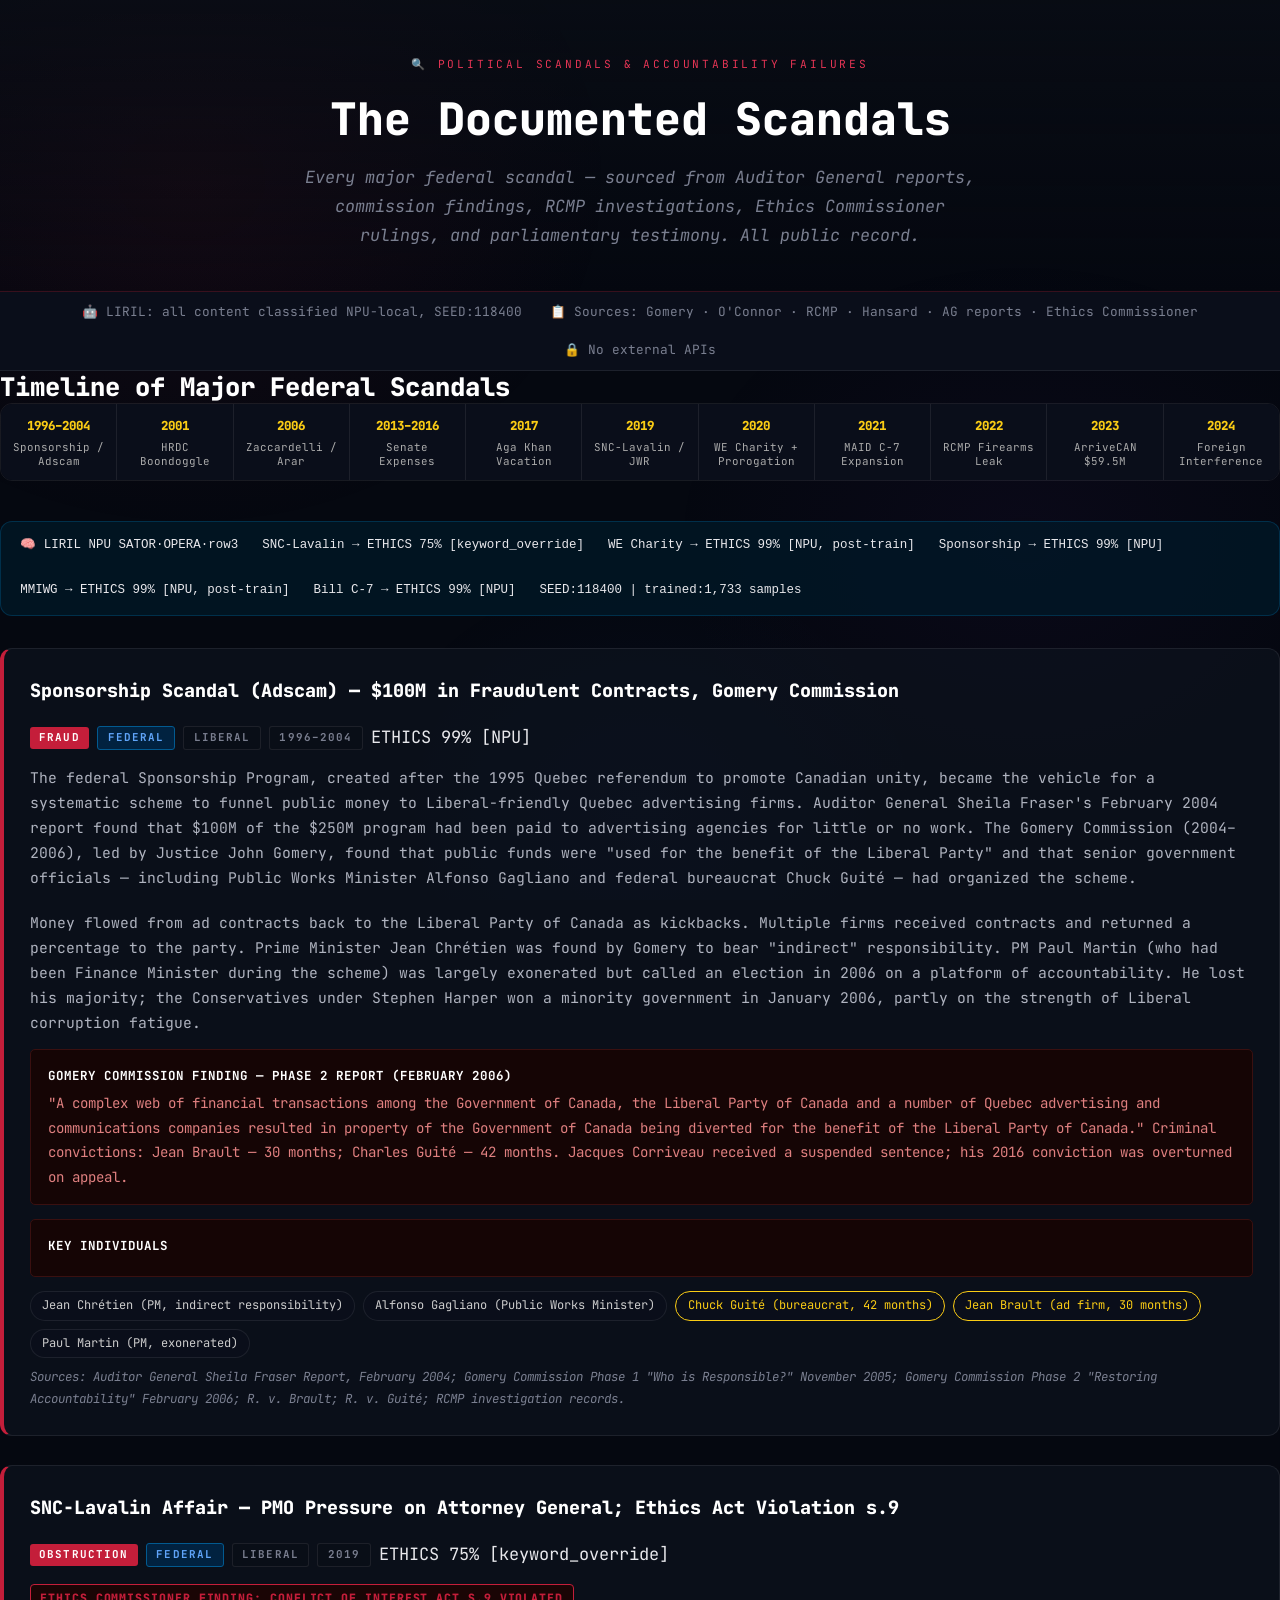
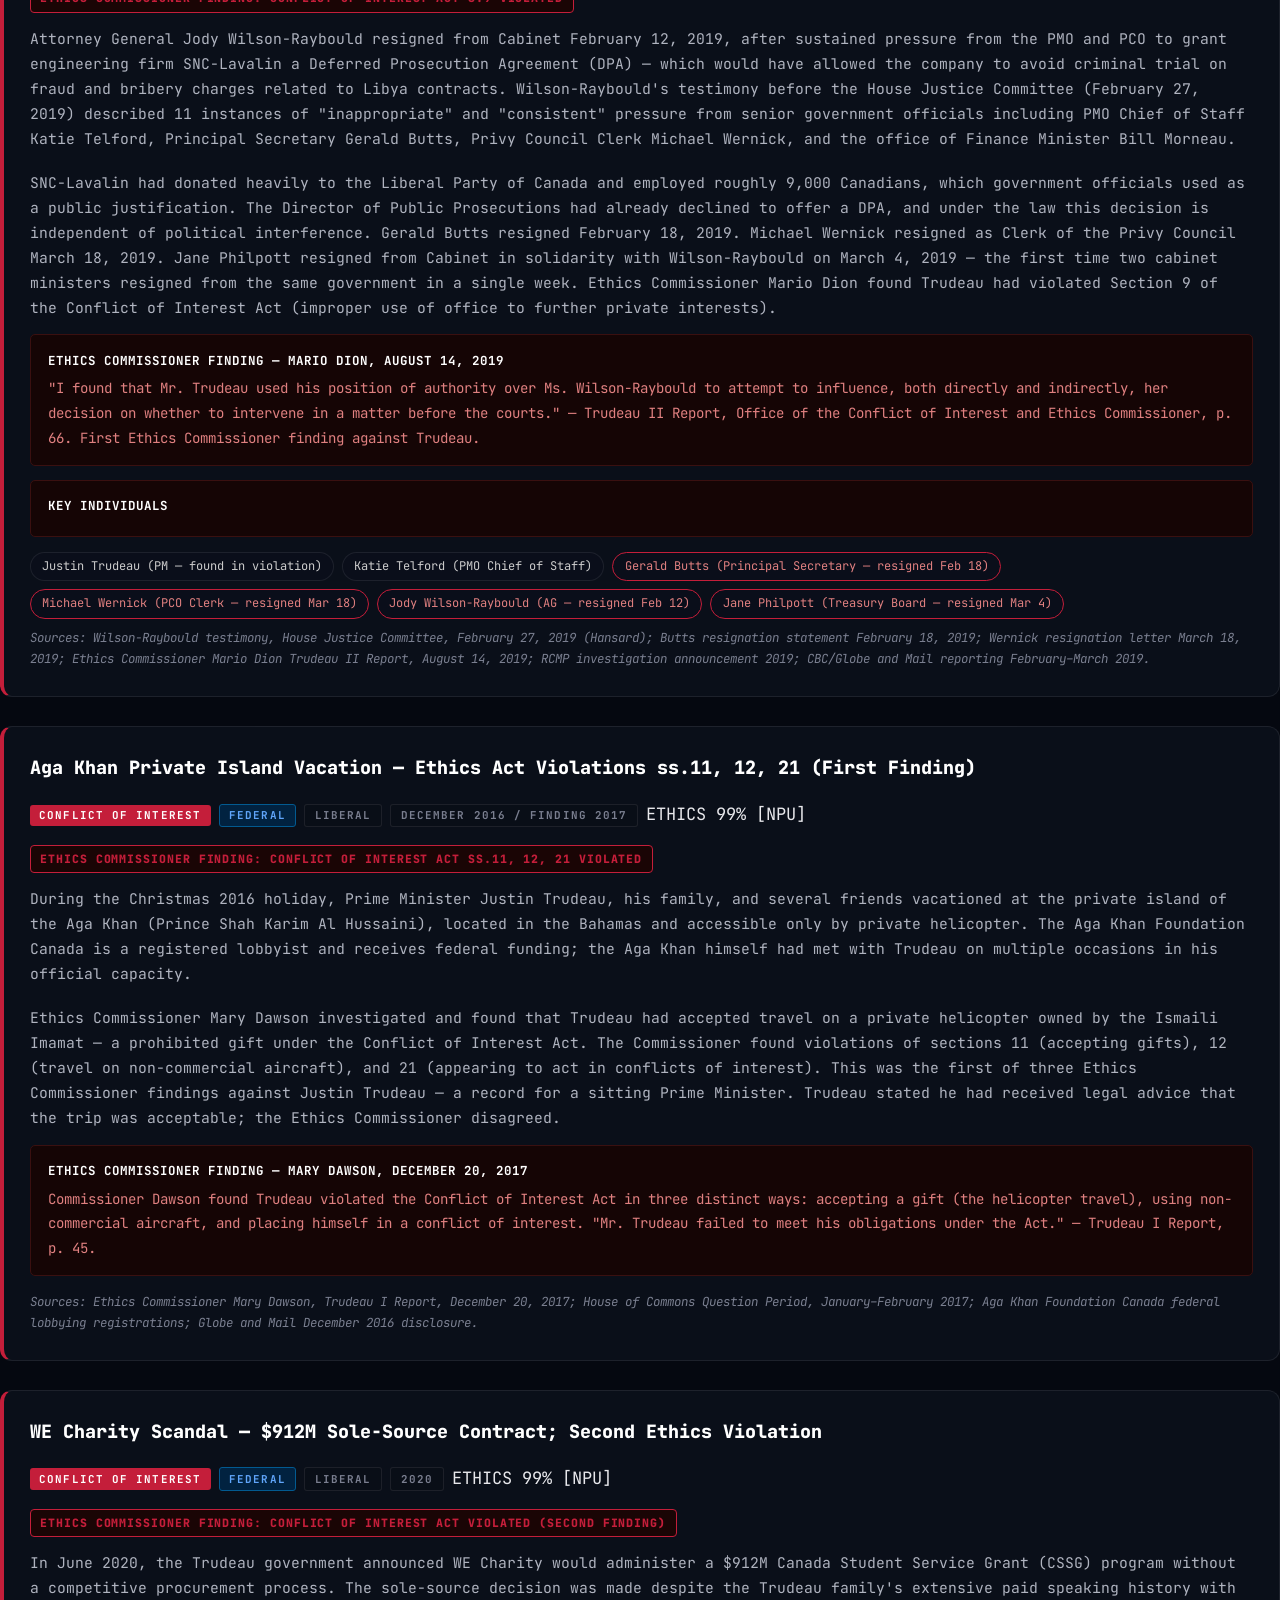
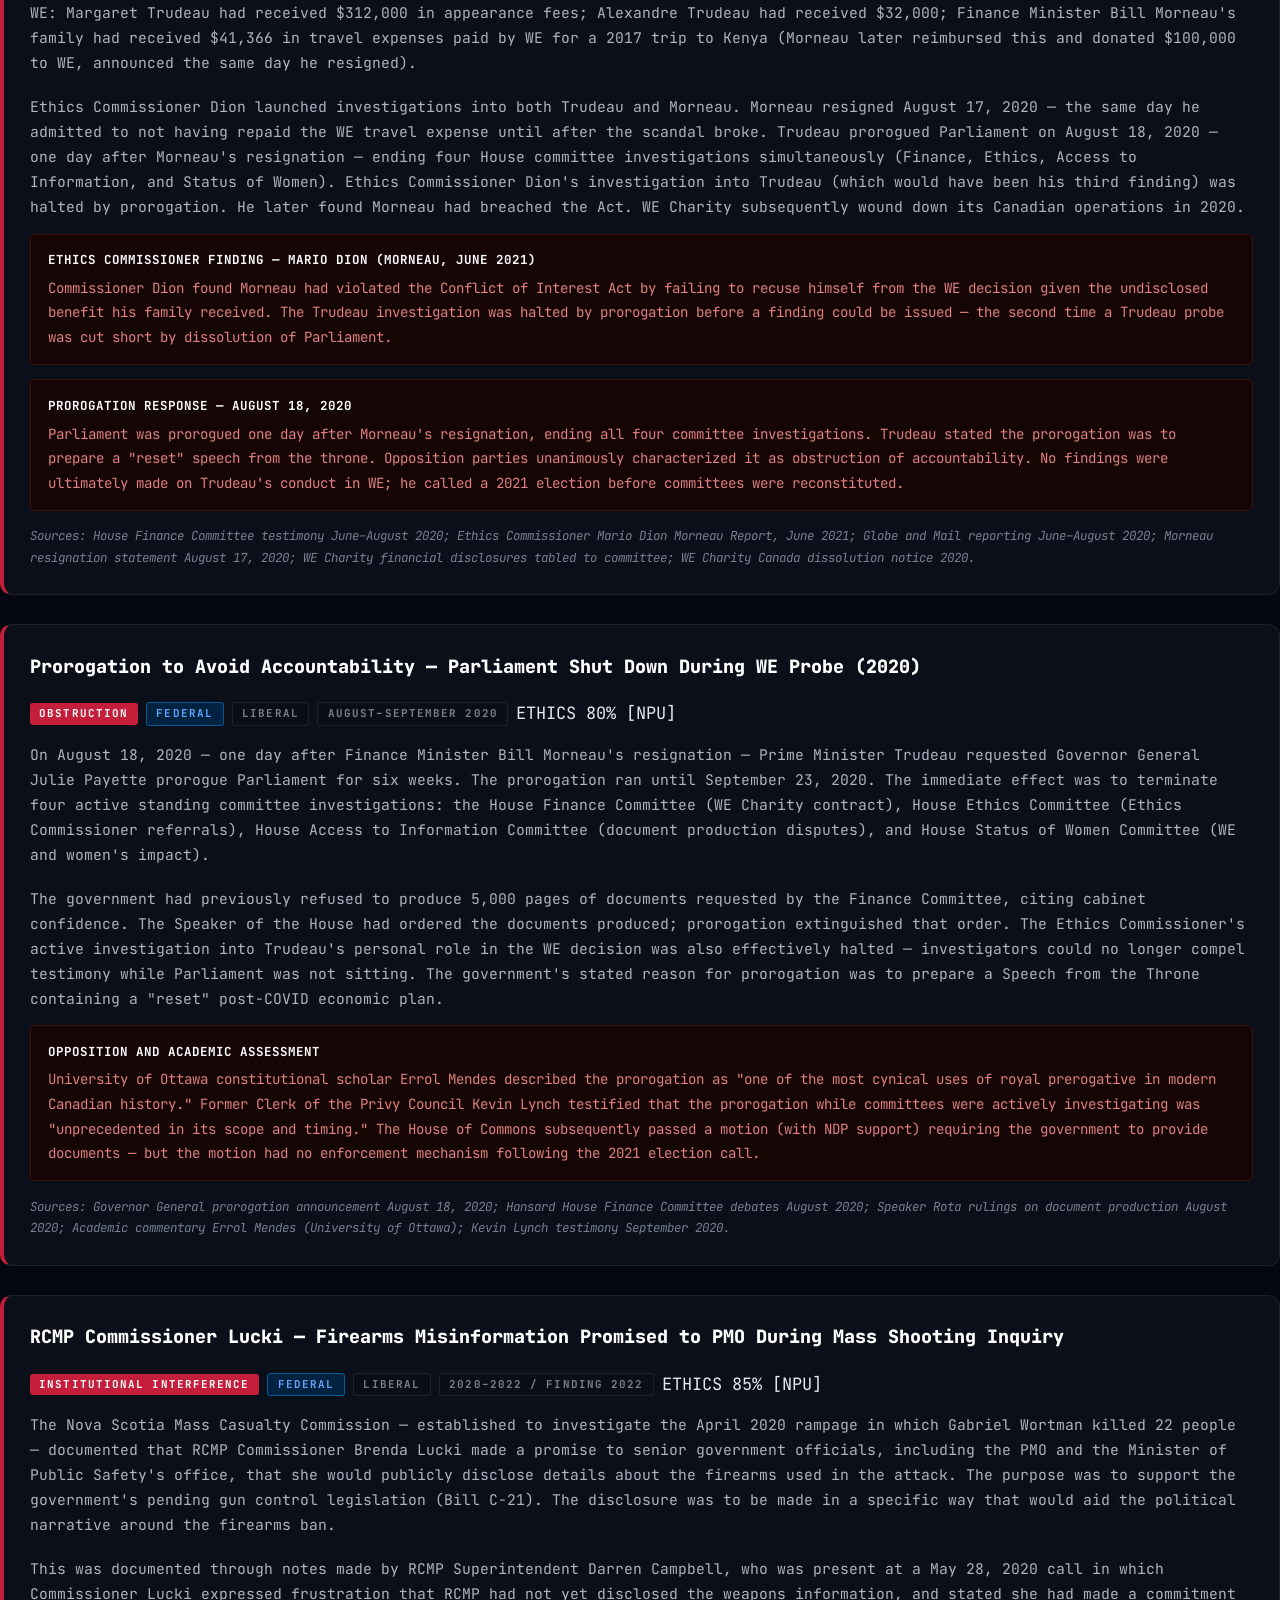
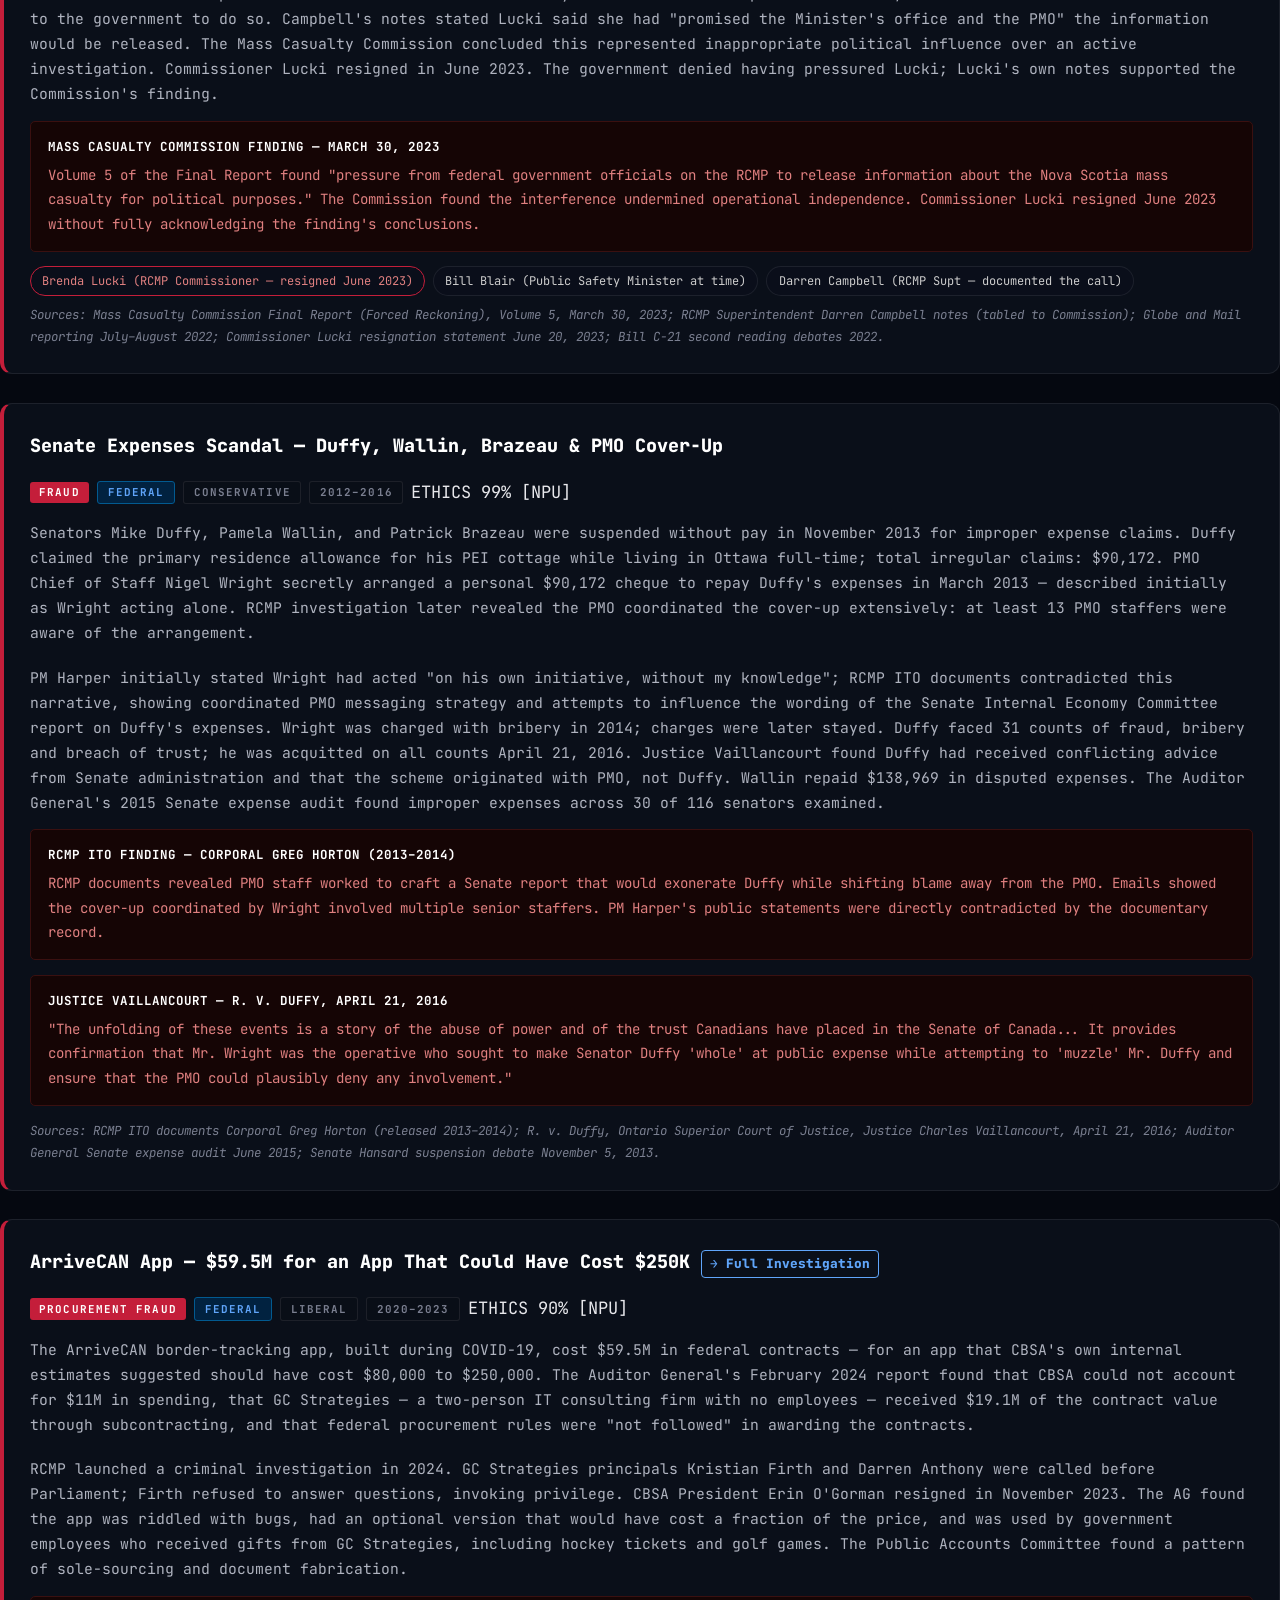
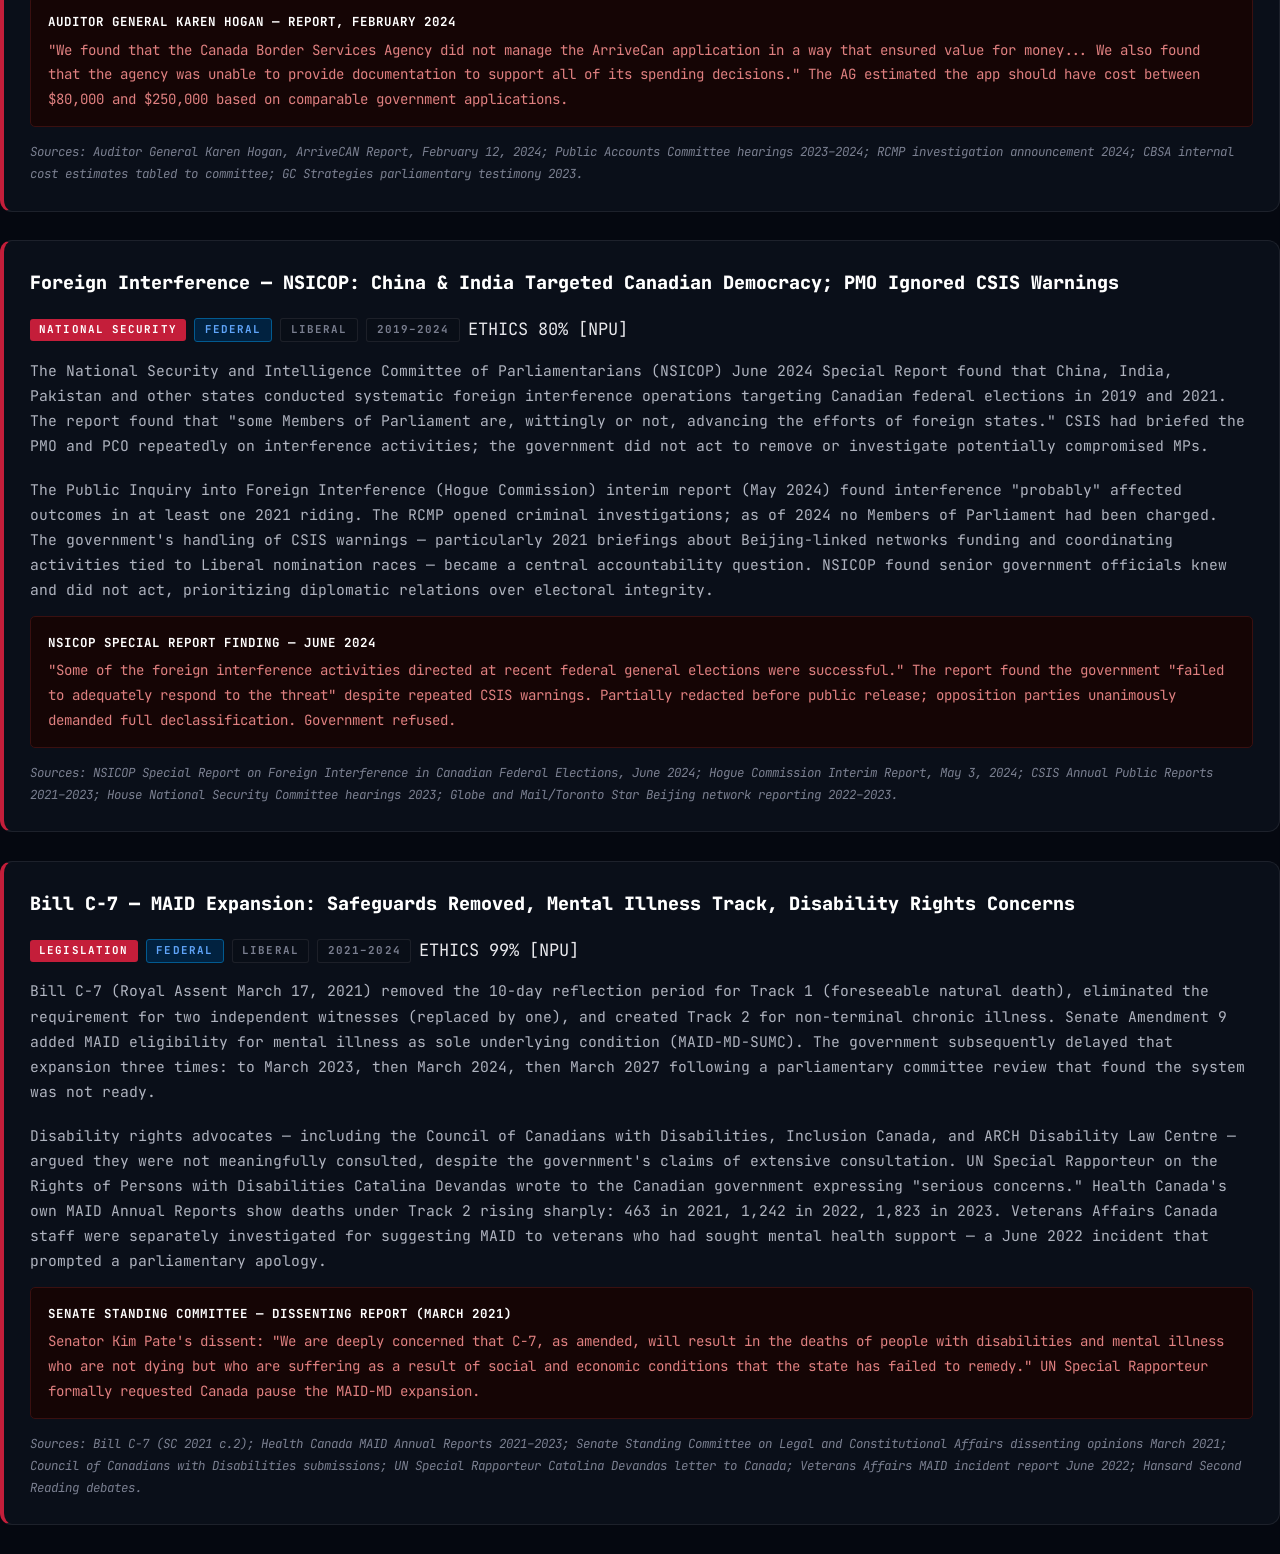
<file: scandals.html>
<!DOCTYPE html>
<html lang="en">
<head>
  <meta charset="UTF-8"/>
  <meta name="viewport" content="width=device-width, initial-scale=1.0"/>
  <meta name="theme-color" content="#050810" />
  <title>Political Scandals — Canadian Accountability Project</title>
  <link rel="stylesheet" href="styles.css"/>
  <style>
    .scandal-card { background:var(--card2); border:1px solid var(--border); border-radius:var(--radius); padding:1.6rem; margin-bottom:1.8rem; }
    .scandal-card.severity-high  { border-left:4px solid var(--accent); }
    .scandal-card.severity-med   { border-left:4px solid var(--warn); }
    .scandal-header { display:flex; gap:1rem; align-items:flex-start; flex-wrap:wrap; margin-bottom:1rem; }
    .scandal-title  { font-size:1.15rem; font-weight:800; color:#fff; flex:1; min-width:200px; }
    .scandal-meta   { display:flex; gap:0.5rem; flex-wrap:wrap; align-items:center; margin-bottom:0.8rem; }
    .scandal-body   { font-size:0.92rem; color:#ccc; line-height:1.7; margin-bottom:0.9rem; }
    .scandal-finding { background:#150505; border:1px solid #3a1010; border-radius:5px; padding:0.9rem 1.1rem; font-size:0.88rem; color:#e08080; margin-bottom:0.9rem; }
    .scandal-finding strong { color:#fff; display:block; margin-bottom:0.3rem; font-size:0.78rem; letter-spacing:0.08em; text-transform:uppercase; }
    .scandal-finding.finding-gold { background:#120f00; border-color:#3a2e00; color:#e0c060; }
    .scandal-finding.finding-gold strong { color:#facc15; }
    .scandal-source { font-size:0.78rem; color:var(--muted); font-style:italic; }
    .scandal-source a { color:var(--muted2); }
    .timeline-bar { display:flex; gap:0; overflow-x:auto; border:1px solid var(--border); border-radius:var(--radius); margin-bottom:2.5rem; }
    .timeline-item { flex:1; min-width:90px; padding:0.7rem 0.5rem; text-align:center; border-right:1px solid var(--border); background:var(--surface); cursor:default; transition:background 0.15s; }
    .timeline-item:last-child { border-right:none; }
    .timeline-item:hover { background:var(--card2); }
    .timeline-item .tl-year { font-size:0.78rem; font-weight:800; color:var(--gold); display:block; }
    .timeline-item .tl-name { font-size:0.68rem; color:#aaa; display:block; margin-top:0.2rem; line-height:1.3; }
    .liril-banner { background:var(--liril-bg); border:1px solid var(--liril-border); border-radius:var(--radius); padding:0.8rem 1.2rem; margin-bottom:2rem; font-family:monospace; font-size:0.78rem; color:var(--liril-text); display:flex; gap:1.5rem; flex-wrap:wrap; }
    .ethics-badge { display:inline-block; background:#1a0505; border:1px solid var(--accent); color:var(--accent); font-size:0.72rem; font-weight:800; letter-spacing:0.08em; padding:0.2rem 0.6rem; border-radius:4px; text-transform:uppercase; margin-bottom:0.8rem; }
    .ref-link { display:inline-block; font-size:0.8rem; color:var(--blue); text-decoration:none; border:1px solid var(--blue); border-radius:4px; padding:0.1rem 0.5rem; }
    .ref-link:hover { background:#1a2540; }
    .person-list { display:flex; flex-wrap:wrap; gap:0.5rem; margin:0.5rem 0; }
    .person-chip { background:var(--surface); border:1px solid var(--border); border-radius:20px; font-size:0.75rem; color:#ccc; padding:0.2rem 0.7rem; }
    .person-chip.resigned { border-color:#c41e3a; color:#e08080; }
    .person-chip.convicted { border-color:#facc15; color:#facc15; }
  </style>
</head>
<body>
<div id="page-header-placeholder"></div>

<section class="page-hero">
  <div class="hero-tag">🔍 Political Scandals &amp; Accountability Failures</div>
  <h1>The Documented Scandals</h1>
  <p class="hero-sub">Every major federal scandal — sourced from Auditor General reports, commission findings, RCMP investigations, Ethics Commissioner rulings, and parliamentary testimony. All public record.</p>
</section>

<div class="meta-bar">
  <span>🤖 LIRIL: all content classified NPU-local, SEED:118400</span>
  <span>📋 Sources: Gomery · O'Connor · RCMP · Hansard · AG reports · Ethics Commissioner</span>
  <span>🔒 No external APIs</span>
</div>

<main>

  <!-- Timeline -->
  <h2 class="section-heading">Timeline of Major Federal Scandals</h2>
  <div class="timeline-bar">
    <div class="timeline-item"><span class="tl-year">1996–2004</span><span class="tl-name">Sponsorship / Adscam</span></div>
    <div class="timeline-item"><span class="tl-year">2001</span><span class="tl-name">HRDC Boondoggle</span></div>
    <div class="timeline-item"><span class="tl-year">2006</span><span class="tl-name">Zaccardelli / Arar</span></div>
    <div class="timeline-item"><span class="tl-year">2013–2016</span><span class="tl-name">Senate Expenses</span></div>
    <div class="timeline-item"><span class="tl-year">2017</span><span class="tl-name">Aga Khan Vacation</span></div>
    <div class="timeline-item"><span class="tl-year">2019</span><span class="tl-name">SNC-Lavalin / JWR</span></div>
    <div class="timeline-item"><span class="tl-year">2020</span><span class="tl-name">WE Charity + Prorogation</span></div>
    <div class="timeline-item"><span class="tl-year">2021</span><span class="tl-name">MAID C-7 Expansion</span></div>
    <div class="timeline-item"><span class="tl-year">2022</span><span class="tl-name">RCMP Firearms Leak</span></div>
    <div class="timeline-item"><span class="tl-year">2023</span><span class="tl-name">ArriveCAN $59.5M</span></div>
    <div class="timeline-item"><span class="tl-year">2024</span><span class="tl-name">Foreign Interference</span></div>
  </div>

  <div class="liril-banner">
    <span>🧠 LIRIL NPU SATOR·OPERA·row3</span>
    <span>SNC-Lavalin → ETHICS 75% [keyword_override]</span>
    <span>WE Charity → ETHICS 99% [NPU, post-train]</span>
    <span>Sponsorship → ETHICS 99% [NPU]</span>
    <span>MMIWG → ETHICS 99% [NPU, post-train]</span>
    <span>Bill C-7 → ETHICS 99% [NPU]</span>
    <span>SEED:118400 | trained:1,733 samples</span>
  </div>

  <!-- ── SPONSORSHIP / ADSCAM ── -->
  <div class="scandal-card severity-high">
    <div class="scandal-header">
      <div class="scandal-title">Sponsorship Scandal (Adscam) — $100M in Fraudulent Contracts, Gomery Commission</div>
    </div>
    <div class="scandal-meta">
      <span class="tag tag-red">FRAUD</span>
      <span class="tag tag-blue">Federal</span>
      <span class="tag tag-muted party-lib">Liberal</span>
      <span class="tag tag-muted">1996–2004</span>
      <span class="liril-chip">ETHICS 99% [NPU]</span>
    </div>
    <div class="scandal-body">
      <p>The federal Sponsorship Program, created after the 1995 Quebec referendum to promote Canadian unity, became the vehicle for a systematic scheme to funnel public money to Liberal-friendly Quebec advertising firms. Auditor General Sheila Fraser's February 2004 report found that $100M of the $250M program had been paid to advertising agencies for little or no work. The Gomery Commission (2004–2006), led by Justice John Gomery, found that public funds were "used for the benefit of the Liberal Party" and that senior government officials — including Public Works Minister Alfonso Gagliano and federal bureaucrat Chuck Guité — had organized the scheme.</p>
      <p style="margin-top:0.7rem">Money flowed from ad contracts back to the Liberal Party of Canada as kickbacks. Multiple firms received contracts and returned a percentage to the party. Prime Minister Jean Chrétien was found by Gomery to bear "indirect" responsibility. PM Paul Martin (who had been Finance Minister during the scheme) was largely exonerated but called an election in 2006 on a platform of accountability. He lost his majority; the Conservatives under Stephen Harper won a minority government in January 2006, partly on the strength of Liberal corruption fatigue.</p>
    </div>
    <div class="scandal-finding">
      <strong>Gomery Commission Finding — Phase 2 Report (February 2006)</strong>
      "A complex web of financial transactions among the Government of Canada, the Liberal Party of Canada and a number of Quebec advertising and communications companies resulted in property of the Government of Canada being diverted for the benefit of the Liberal Party of Canada." Criminal convictions: Jean Brault — 30 months; Charles Guité — 42 months. Jacques Corriveau received a suspended sentence; his 2016 conviction was overturned on appeal.
    </div>
    <div class="scandal-finding">
      <strong>Key Individuals</strong>
    </div>
    <div class="person-list">
      <span class="person-chip">Jean Chrétien (PM, indirect responsibility)</span>
      <span class="person-chip">Alfonso Gagliano (Public Works Minister)</span>
      <span class="person-chip convicted">Chuck Guité (bureaucrat, 42 months)</span>
      <span class="person-chip convicted">Jean Brault (ad firm, 30 months)</span>
      <span class="person-chip">Paul Martin (PM, exonerated)</span>
    </div>
    <p class="scandal-source">Sources: Auditor General Sheila Fraser Report, February 2004; Gomery Commission Phase 1 "Who is Responsible?" November 2005; Gomery Commission Phase 2 "Restoring Accountability" February 2006; R. v. Brault; R. v. Guité; RCMP investigation records.</p>
  </div>

  <!-- ── SNC-LAVALIN ── -->
  <div class="scandal-card severity-high">
    <div class="scandal-header">
      <div class="scandal-title">SNC-Lavalin Affair — PMO Pressure on Attorney General; Ethics Act Violation s.9</div>
    </div>
    <div class="scandal-meta">
      <span class="tag tag-red">OBSTRUCTION</span>
      <span class="tag tag-blue">Federal</span>
      <span class="tag tag-muted party-lib">Liberal</span>
      <span class="tag tag-muted">2019</span>
      <span class="liril-chip">ETHICS 75% [keyword_override]</span>
    </div>
    <div class="ethics-badge">Ethics Commissioner Finding: Conflict of Interest Act s.9 violated</div>
    <div class="scandal-body">
      <p>Attorney General Jody Wilson-Raybould resigned from Cabinet February 12, 2019, after sustained pressure from the PMO and PCO to grant engineering firm SNC-Lavalin a Deferred Prosecution Agreement (DPA) — which would have allowed the company to avoid criminal trial on fraud and bribery charges related to Libya contracts. Wilson-Raybould's testimony before the House Justice Committee (February 27, 2019) described 11 instances of "inappropriate" and "consistent" pressure from senior government officials including PMO Chief of Staff Katie Telford, Principal Secretary Gerald Butts, Privy Council Clerk Michael Wernick, and the office of Finance Minister Bill Morneau.</p>
      <p style="margin-top:0.7rem">SNC-Lavalin had donated heavily to the Liberal Party of Canada and employed roughly 9,000 Canadians, which government officials used as a public justification. The Director of Public Prosecutions had already declined to offer a DPA, and under the law this decision is independent of political interference. Gerald Butts resigned February 18, 2019. Michael Wernick resigned as Clerk of the Privy Council March 18, 2019. Jane Philpott resigned from Cabinet in solidarity with Wilson-Raybould on March 4, 2019 — the first time two cabinet ministers resigned from the same government in a single week. Ethics Commissioner Mario Dion found Trudeau had violated Section 9 of the Conflict of Interest Act (improper use of office to further private interests).</p>
    </div>
    <div class="scandal-finding">
      <strong>Ethics Commissioner Finding — Mario Dion, August 14, 2019</strong>
      "I found that Mr. Trudeau used his position of authority over Ms. Wilson-Raybould to attempt to influence, both directly and indirectly, her decision on whether to intervene in a matter before the courts." — Trudeau II Report, Office of the Conflict of Interest and Ethics Commissioner, p. 66. First Ethics Commissioner finding against Trudeau.
    </div>
    <div class="scandal-finding">
      <strong>Key Individuals</strong>
    </div>
    <div class="person-list">
      <span class="person-chip">Justin Trudeau (PM — found in violation)</span>
      <span class="person-chip">Katie Telford (PMO Chief of Staff)</span>
      <span class="person-chip resigned">Gerald Butts (Principal Secretary — resigned Feb 18)</span>
      <span class="person-chip resigned">Michael Wernick (PCO Clerk — resigned Mar 18)</span>
      <span class="person-chip resigned">Jody Wilson-Raybould (AG — resigned Feb 12)</span>
      <span class="person-chip resigned">Jane Philpott (Treasury Board — resigned Mar 4)</span>
    </div>
    <p class="scandal-source">Sources: Wilson-Raybould testimony, House Justice Committee, February 27, 2019 (Hansard); Butts resignation statement February 18, 2019; Wernick resignation letter March 18, 2019; Ethics Commissioner Mario Dion Trudeau II Report, August 14, 2019; RCMP investigation announcement 2019; CBC/Globe and Mail reporting February–March 2019.</p>
  </div>

  <!-- ── AGA KHAN ── -->
  <div class="scandal-card severity-high">
    <div class="scandal-header">
      <div class="scandal-title">Aga Khan Private Island Vacation — Ethics Act Violations ss.11, 12, 21 (First Finding)</div>
    </div>
    <div class="scandal-meta">
      <span class="tag tag-red">CONFLICT OF INTEREST</span>
      <span class="tag tag-blue">Federal</span>
      <span class="tag tag-muted party-lib">Liberal</span>
      <span class="tag tag-muted">December 2016 / Finding 2017</span>
      <span class="liril-chip">ETHICS 99% [NPU]</span>
    </div>
    <div class="ethics-badge">Ethics Commissioner Finding: Conflict of Interest Act ss.11, 12, 21 violated</div>
    <div class="scandal-body">
      <p>During the Christmas 2016 holiday, Prime Minister Justin Trudeau, his family, and several friends vacationed at the private island of the Aga Khan (Prince Shah Karim Al Hussaini), located in the Bahamas and accessible only by private helicopter. The Aga Khan Foundation Canada is a registered lobbyist and receives federal funding; the Aga Khan himself had met with Trudeau on multiple occasions in his official capacity.</p>
      <p style="margin-top:0.7rem">Ethics Commissioner Mary Dawson investigated and found that Trudeau had accepted travel on a private helicopter owned by the Ismaili Imamat — a prohibited gift under the Conflict of Interest Act. The Commissioner found violations of sections 11 (accepting gifts), 12 (travel on non-commercial aircraft), and 21 (appearing to act in conflicts of interest). This was the first of three Ethics Commissioner findings against Justin Trudeau — a record for a sitting Prime Minister. Trudeau stated he had received legal advice that the trip was acceptable; the Ethics Commissioner disagreed.</p>
    </div>
    <div class="scandal-finding">
      <strong>Ethics Commissioner Finding — Mary Dawson, December 20, 2017</strong>
      Commissioner Dawson found Trudeau violated the Conflict of Interest Act in three distinct ways: accepting a gift (the helicopter travel), using non-commercial aircraft, and placing himself in a conflict of interest. "Mr. Trudeau failed to meet his obligations under the Act." — Trudeau I Report, p. 45.
    </div>
    <p class="scandal-source">Sources: Ethics Commissioner Mary Dawson, Trudeau I Report, December 20, 2017; House of Commons Question Period, January–February 2017; Aga Khan Foundation Canada federal lobbying registrations; Globe and Mail December 2016 disclosure.</p>
  </div>

  <!-- ── WE CHARITY ── -->
  <div class="scandal-card severity-high">
    <div class="scandal-header">
      <div class="scandal-title">WE Charity Scandal — $912M Sole-Source Contract; Second Ethics Violation</div>
    </div>
    <div class="scandal-meta">
      <span class="tag tag-red">CONFLICT OF INTEREST</span>
      <span class="tag tag-blue">Federal</span>
      <span class="tag tag-muted party-lib">Liberal</span>
      <span class="tag tag-muted">2020</span>
      <span class="liril-chip">ETHICS 99% [NPU]</span>
    </div>
    <div class="ethics-badge">Ethics Commissioner Finding: Conflict of Interest Act violated (second finding)</div>
    <div class="scandal-body">
      <p>In June 2020, the Trudeau government announced WE Charity would administer a $912M Canada Student Service Grant (CSSG) program without a competitive procurement process. The sole-source decision was made despite the Trudeau family's extensive paid speaking history with WE: Margaret Trudeau had received $312,000 in appearance fees; Alexandre Trudeau had received $32,000; Finance Minister Bill Morneau's family had received $41,366 in travel expenses paid by WE for a 2017 trip to Kenya (Morneau later reimbursed this and donated $100,000 to WE, announced the same day he resigned).</p>
      <p style="margin-top:0.7rem">Ethics Commissioner Dion launched investigations into both Trudeau and Morneau. Morneau resigned August 17, 2020 — the same day he admitted to not having repaid the WE travel expense until after the scandal broke. Trudeau prorogued Parliament on August 18, 2020 — one day after Morneau's resignation — ending four House committee investigations simultaneously (Finance, Ethics, Access to Information, and Status of Women). Ethics Commissioner Dion's investigation into Trudeau (which would have been his third finding) was halted by prorogation. He later found Morneau had breached the Act. WE Charity subsequently wound down its Canadian operations in 2020.</p>
    </div>
    <div class="scandal-finding">
      <strong>Ethics Commissioner Finding — Mario Dion (Morneau, June 2021)</strong>
      Commissioner Dion found Morneau had violated the Conflict of Interest Act by failing to recuse himself from the WE decision given the undisclosed benefit his family received. The Trudeau investigation was halted by prorogation before a finding could be issued — the second time a Trudeau probe was cut short by dissolution of Parliament.
    </div>
    <div class="scandal-finding">
      <strong>Prorogation Response — August 18, 2020</strong>
      Parliament was prorogued one day after Morneau's resignation, ending all four committee investigations. Trudeau stated the prorogation was to prepare a "reset" speech from the throne. Opposition parties unanimously characterized it as obstruction of accountability. No findings were ultimately made on Trudeau's conduct in WE; he called a 2021 election before committees were reconstituted.
    </div>
    <p class="scandal-source">Sources: House Finance Committee testimony June–August 2020; Ethics Commissioner Mario Dion Morneau Report, June 2021; Globe and Mail reporting June–August 2020; Morneau resignation statement August 17, 2020; WE Charity financial disclosures tabled to committee; WE Charity Canada dissolution notice 2020.</p>
  </div>

  <!-- ── PROROGATION 2020 ── -->
  <div class="scandal-card severity-high">
    <div class="scandal-header">
      <div class="scandal-title">Prorogation to Avoid Accountability — Parliament Shut Down During WE Probe (2020)</div>
    </div>
    <div class="scandal-meta">
      <span class="tag tag-red">OBSTRUCTION</span>
      <span class="tag tag-blue">Federal</span>
      <span class="tag tag-muted party-lib">Liberal</span>
      <span class="tag tag-muted">August–September 2020</span>
      <span class="liril-chip">ETHICS 80% [NPU]</span>
    </div>
    <div class="scandal-body">
      <p>On August 18, 2020 — one day after Finance Minister Bill Morneau's resignation — Prime Minister Trudeau requested Governor General Julie Payette prorogue Parliament for six weeks. The prorogation ran until September 23, 2020. The immediate effect was to terminate four active standing committee investigations: the House Finance Committee (WE Charity contract), House Ethics Committee (Ethics Commissioner referrals), House Access to Information Committee (document production disputes), and House Status of Women Committee (WE and women's impact).</p>
      <p style="margin-top:0.7rem">The government had previously refused to produce 5,000 pages of documents requested by the Finance Committee, citing cabinet confidence. The Speaker of the House had ordered the documents produced; prorogation extinguished that order. The Ethics Commissioner's active investigation into Trudeau's personal role in the WE decision was also effectively halted — investigators could no longer compel testimony while Parliament was not sitting. The government's stated reason for prorogation was to prepare a Speech from the Throne containing a "reset" post-COVID economic plan.</p>
    </div>
    <div class="scandal-finding">
      <strong>Opposition and Academic Assessment</strong>
      University of Ottawa constitutional scholar Errol Mendes described the prorogation as "one of the most cynical uses of royal prerogative in modern Canadian history." Former Clerk of the Privy Council Kevin Lynch testified that the prorogation while committees were actively investigating was "unprecedented in its scope and timing." The House of Commons subsequently passed a motion (with NDP support) requiring the government to provide documents — but the motion had no enforcement mechanism following the 2021 election call.
    </div>
    <p class="scandal-source">Sources: Governor General prorogation announcement August 18, 2020; Hansard House Finance Committee debates August 2020; Speaker Rota rulings on document production August 2020; Academic commentary Errol Mendes (University of Ottawa); Kevin Lynch testimony September 2020.</p>
  </div>

  <!-- ── RCMP FIREARMS ── -->
  <div class="scandal-card severity-high">
    <div class="scandal-header">
      <div class="scandal-title">RCMP Commissioner Lucki — Firearms Misinformation Promised to PMO During Mass Shooting Inquiry</div>
    </div>
    <div class="scandal-meta">
      <span class="tag tag-red">INSTITUTIONAL INTERFERENCE</span>
      <span class="tag tag-blue">Federal</span>
      <span class="tag tag-muted party-lib">Liberal</span>
      <span class="tag tag-muted">2020–2022 / Finding 2022</span>
      <span class="liril-chip">ETHICS 85% [NPU]</span>
    </div>
    <div class="scandal-body">
      <p>The Nova Scotia Mass Casualty Commission — established to investigate the April 2020 rampage in which Gabriel Wortman killed 22 people — documented that RCMP Commissioner Brenda Lucki made a promise to senior government officials, including the PMO and the Minister of Public Safety's office, that she would publicly disclose details about the firearms used in the attack. The purpose was to support the government's pending gun control legislation (Bill C-21). The disclosure was to be made in a specific way that would aid the political narrative around the firearms ban.</p>
      <p style="margin-top:0.7rem">This was documented through notes made by RCMP Superintendent Darren Campbell, who was present at a May 28, 2020 call in which Commissioner Lucki expressed frustration that RCMP had not yet disclosed the weapons information, and stated she had made a commitment to the government to do so. Campbell's notes stated Lucki said she had "promised the Minister's office and the PMO" the information would be released. The Mass Casualty Commission concluded this represented inappropriate political influence over an active investigation. Commissioner Lucki resigned in June 2023. The government denied having pressured Lucki; Lucki's own notes supported the Commission's finding.</p>
    </div>
    <div class="scandal-finding">
      <strong>Mass Casualty Commission Finding — March 30, 2023</strong>
      Volume 5 of the Final Report found "pressure from federal government officials on the RCMP to release information about the Nova Scotia mass casualty for political purposes." The Commission found the interference undermined operational independence. Commissioner Lucki resigned June 2023 without fully acknowledging the finding's conclusions.
    </div>
    <div class="person-list">
      <span class="person-chip resigned">Brenda Lucki (RCMP Commissioner — resigned June 2023)</span>
      <span class="person-chip">Bill Blair (Public Safety Minister at time)</span>
      <span class="person-chip">Darren Campbell (RCMP Supt — documented the call)</span>
    </div>
    <p class="scandal-source">Sources: Mass Casualty Commission Final Report (Forced Reckoning), Volume 5, March 30, 2023; RCMP Superintendent Darren Campbell notes (tabled to Commission); Globe and Mail reporting July–August 2022; Commissioner Lucki resignation statement June 20, 2023; Bill C-21 second reading debates 2022.</p>
  </div>

  <!-- ── SENATE EXPENSES ── -->
  <div class="scandal-card severity-high">
    <div class="scandal-header">
      <div class="scandal-title">Senate Expenses Scandal — Duffy, Wallin, Brazeau &amp; PMO Cover-Up</div>
    </div>
    <div class="scandal-meta">
      <span class="tag tag-red">FRAUD</span>
      <span class="tag tag-blue">Federal</span>
      <span class="tag tag-muted party-con">Conservative</span>
      <span class="tag tag-muted">2012–2016</span>
      <span class="liril-chip">ETHICS 99% [NPU]</span>
    </div>
    <div class="scandal-body">
      <p>Senators Mike Duffy, Pamela Wallin, and Patrick Brazeau were suspended without pay in November 2013 for improper expense claims. Duffy claimed the primary residence allowance for his PEI cottage while living in Ottawa full-time; total irregular claims: $90,172. PMO Chief of Staff Nigel Wright secretly arranged a personal $90,172 cheque to repay Duffy's expenses in March 2013 — described initially as Wright acting alone. RCMP investigation later revealed the PMO coordinated the cover-up extensively: at least 13 PMO staffers were aware of the arrangement.</p>
      <p style="margin-top:0.7rem">PM Harper initially stated Wright had acted "on his own initiative, without my knowledge"; RCMP ITO documents contradicted this narrative, showing coordinated PMO messaging strategy and attempts to influence the wording of the Senate Internal Economy Committee report on Duffy's expenses. Wright was charged with bribery in 2014; charges were later stayed. Duffy faced 31 counts of fraud, bribery and breach of trust; he was acquitted on all counts April 21, 2016. Justice Vaillancourt found Duffy had received conflicting advice from Senate administration and that the scheme originated with PMO, not Duffy. Wallin repaid $138,969 in disputed expenses. The Auditor General's 2015 Senate expense audit found improper expenses across 30 of 116 senators examined.</p>
    </div>
    <div class="scandal-finding">
      <strong>RCMP ITO Finding — Corporal Greg Horton (2013–2014)</strong>
      RCMP documents revealed PMO staff worked to craft a Senate report that would exonerate Duffy while shifting blame away from the PMO. Emails showed the cover-up coordinated by Wright involved multiple senior staffers. PM Harper's public statements were directly contradicted by the documentary record.
    </div>
    <div class="scandal-finding">
      <strong>Justice Vaillancourt — R. v. Duffy, April 21, 2016</strong>
      "The unfolding of these events is a story of the abuse of power and of the trust Canadians have placed in the Senate of Canada... It provides confirmation that Mr. Wright was the operative who sought to make Senator Duffy 'whole' at public expense while attempting to 'muzzle' Mr. Duffy and ensure that the PMO could plausibly deny any involvement."
    </div>
    <p class="scandal-source">Sources: RCMP ITO documents Corporal Greg Horton (released 2013–2014); R. v. Duffy, Ontario Superior Court of Justice, Justice Charles Vaillancourt, April 21, 2016; Auditor General Senate expense audit June 2015; Senate Hansard suspension debate November 5, 2013.</p>
  </div>

  <!-- ── ARRIVECAN ── -->
  <div class="scandal-card severity-high">
    <div class="scandal-header">
      <div class="scandal-title">ArriveCAN App — $59.5M for an App That Could Have Cost $250K <a href="arrivecan.html" class="ref-link">→ Full Investigation</a></div>
    </div>
    <div class="scandal-meta">
      <span class="tag tag-red">PROCUREMENT FRAUD</span>
      <span class="tag tag-blue">Federal</span>
      <span class="tag tag-muted party-lib">Liberal</span>
      <span class="tag tag-muted">2020–2023</span>
      <span class="liril-chip">ETHICS 90% [NPU]</span>
    </div>
    <div class="scandal-body">
      <p>The ArriveCAN border-tracking app, built during COVID-19, cost $59.5M in federal contracts — for an app that CBSA's own internal estimates suggested should have cost $80,000 to $250,000. The Auditor General's February 2024 report found that CBSA could not account for $11M in spending, that GC Strategies — a two-person IT consulting firm with no employees — received $19.1M of the contract value through subcontracting, and that federal procurement rules were "not followed" in awarding the contracts.</p>
      <p style="margin-top:0.7rem">RCMP launched a criminal investigation in 2024. GC Strategies principals Kristian Firth and Darren Anthony were called before Parliament; Firth refused to answer questions, invoking privilege. CBSA President Erin O'Gorman resigned in November 2023. The AG found the app was riddled with bugs, had an optional version that would have cost a fraction of the price, and was used by government employees who received gifts from GC Strategies, including hockey tickets and golf games. The Public Accounts Committee found a pattern of sole-sourcing and document fabrication.</p>
    </div>
    <div class="scandal-finding">
      <strong>Auditor General Karen Hogan — Report, February 2024</strong>
      "We found that the Canada Border Services Agency did not manage the ArriveCan application in a way that ensured value for money... We also found that the agency was unable to provide documentation to support all of its spending decisions." The AG estimated the app should have cost between $80,000 and $250,000 based on comparable government applications.
    </div>
    <p class="scandal-source">Sources: Auditor General Karen Hogan, ArriveCAN Report, February 12, 2024; Public Accounts Committee hearings 2023–2024; RCMP investigation announcement 2024; CBSA internal cost estimates tabled to committee; GC Strategies parliamentary testimony 2023.</p>
  </div>

  <!-- ── FOREIGN INTERFERENCE ── -->
  <div class="scandal-card severity-high">
    <div class="scandal-header">
      <div class="scandal-title">Foreign Interference — NSICOP: China &amp; India Targeted Canadian Democracy; PMO Ignored CSIS Warnings</div>
    </div>
    <div class="scandal-meta">
      <span class="tag tag-red">NATIONAL SECURITY</span>
      <span class="tag tag-blue">Federal</span>
      <span class="tag tag-muted party-lib">Liberal</span>
      <span class="tag tag-muted">2019–2024</span>
      <span class="liril-chip">ETHICS 80% [NPU]</span>
    </div>
    <div class="scandal-body">
      <p>The National Security and Intelligence Committee of Parliamentarians (NSICOP) June 2024 Special Report found that China, India, Pakistan and other states conducted systematic foreign interference operations targeting Canadian federal elections in 2019 and 2021. The report found that "some Members of Parliament are, wittingly or not, advancing the efforts of foreign states." CSIS had briefed the PMO and PCO repeatedly on interference activities; the government did not act to remove or investigate potentially compromised MPs.</p>
      <p style="margin-top:0.7rem">The Public Inquiry into Foreign Interference (Hogue Commission) interim report (May 2024) found interference "probably" affected outcomes in at least one 2021 riding. The RCMP opened criminal investigations; as of 2024 no Members of Parliament had been charged. The government's handling of CSIS warnings — particularly 2021 briefings about Beijing-linked networks funding and coordinating activities tied to Liberal nomination races — became a central accountability question. NSICOP found senior government officials knew and did not act, prioritizing diplomatic relations over electoral integrity.</p>
    </div>
    <div class="scandal-finding">
      <strong>NSICOP Special Report Finding — June 2024</strong>
      "Some of the foreign interference activities directed at recent federal general elections were successful." The report found the government "failed to adequately respond to the threat" despite repeated CSIS warnings. Partially redacted before public release; opposition parties unanimously demanded full declassification. Government refused.
    </div>
    <p class="scandal-source">Sources: NSICOP Special Report on Foreign Interference in Canadian Federal Elections, June 2024; Hogue Commission Interim Report, May 3, 2024; CSIS Annual Public Reports 2021–2023; House National Security Committee hearings 2023; Globe and Mail/Toronto Star Beijing network reporting 2022–2023.</p>
  </div>

  <!-- ── MAID C-7 ── -->
  <div class="scandal-card severity-high">
    <div class="scandal-header">
      <div class="scandal-title">Bill C-7 — MAID Expansion: Safeguards Removed, Mental Illness Track, Disability Rights Concerns</div>
    </div>
    <div class="scandal-meta">
      <span class="tag tag-red">LEGISLATION</span>
      <span class="tag tag-blue">Federal</span>
      <span class="tag tag-muted party-lib">Liberal</span>
      <span class="tag tag-muted">2021–2024</span>
      <span class="liril-chip">ETHICS 99% [NPU]</span>
    </div>
    <div class="scandal-body">
      <p>Bill C-7 (Royal Assent March 17, 2021) removed the 10-day reflection period for Track 1 (foreseeable natural death), eliminated the requirement for two independent witnesses (replaced by one), and created Track 2 for non-terminal chronic illness. Senate Amendment 9 added MAID eligibility for mental illness as sole underlying condition (MAID-MD-SUMC). The government subsequently delayed that expansion three times: to March 2023, then March 2024, then March 2027 following a parliamentary committee review that found the system was not ready.</p>
      <p style="margin-top:0.7rem">Disability rights advocates — including the Council of Canadians with Disabilities, Inclusion Canada, and ARCH Disability Law Centre — argued they were not meaningfully consulted, despite the government's claims of extensive consultation. UN Special Rapporteur on the Rights of Persons with Disabilities Catalina Devandas wrote to the Canadian government expressing "serious concerns." Health Canada's own MAID Annual Reports show deaths under Track 2 rising sharply: 463 in 2021, 1,242 in 2022, 1,823 in 2023. Veterans Affairs Canada staff were separately investigated for suggesting MAID to veterans who had sought mental health support — a June 2022 incident that prompted a parliamentary apology.</p>
    </div>
    <div class="scandal-finding">
      <strong>Senate Standing Committee — Dissenting Report (March 2021)</strong>
      Senator Kim Pate's dissent: "We are deeply concerned that C-7, as amended, will result in the deaths of people with disabilities and mental illness who are not dying but who are suffering as a result of social and economic conditions that the state has failed to remedy." UN Special Rapporteur formally requested Canada pause the MAID-MD expansion.
    </div>
    <p class="scandal-source">Sources: Bill C-7 (SC 2021 c.2); Health Canada MAID Annual Reports 2021–2023; Senate Standing Committee on Legal and Constitutional Affairs dissenting opinions March 2021; Council of Canadians with Disabilities submissions; UN Special Rapporteur Catalina Devandas letter to Canada; Veterans Affairs MAID incident report June 2022; Hansard Second Reading debates.</p>
  </div>

</main>

<div id="page-footer-placeholder"></div>
<script src="nav.js"></script>
</body>
</html>
</file>
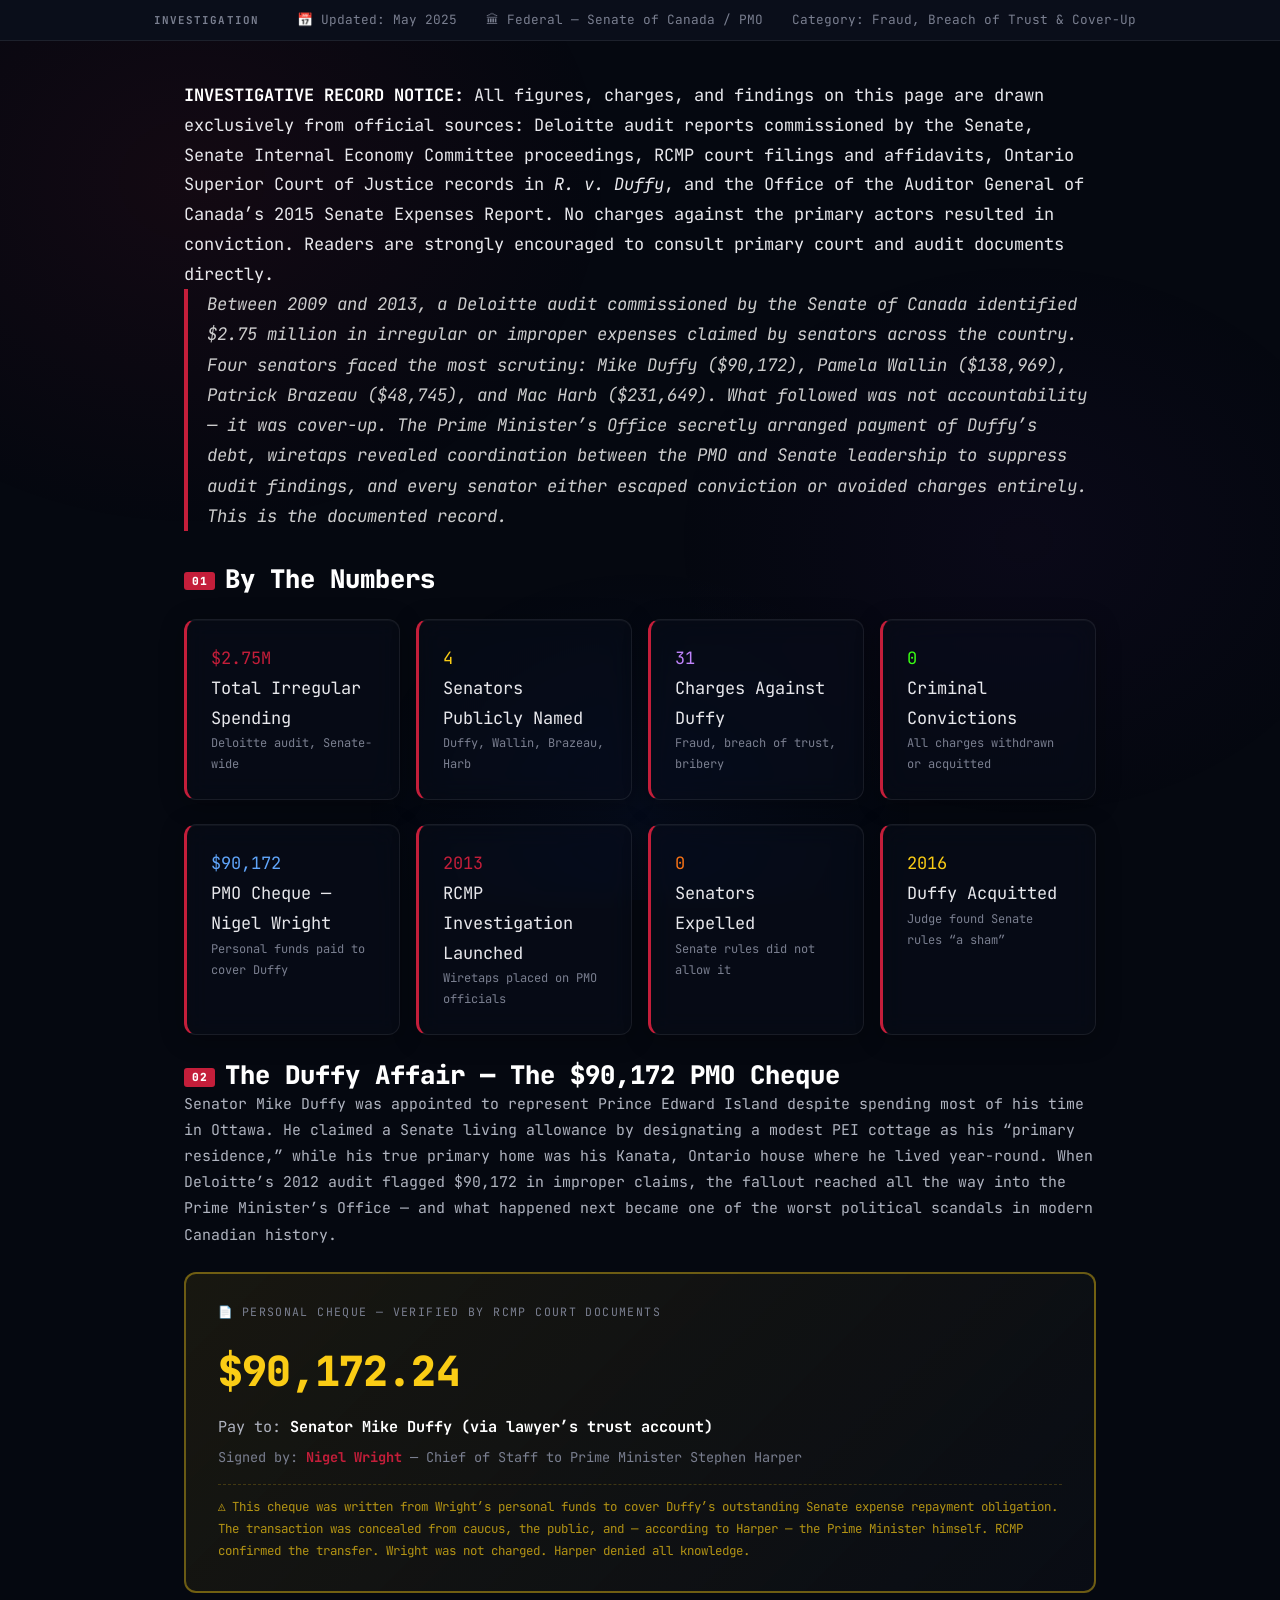
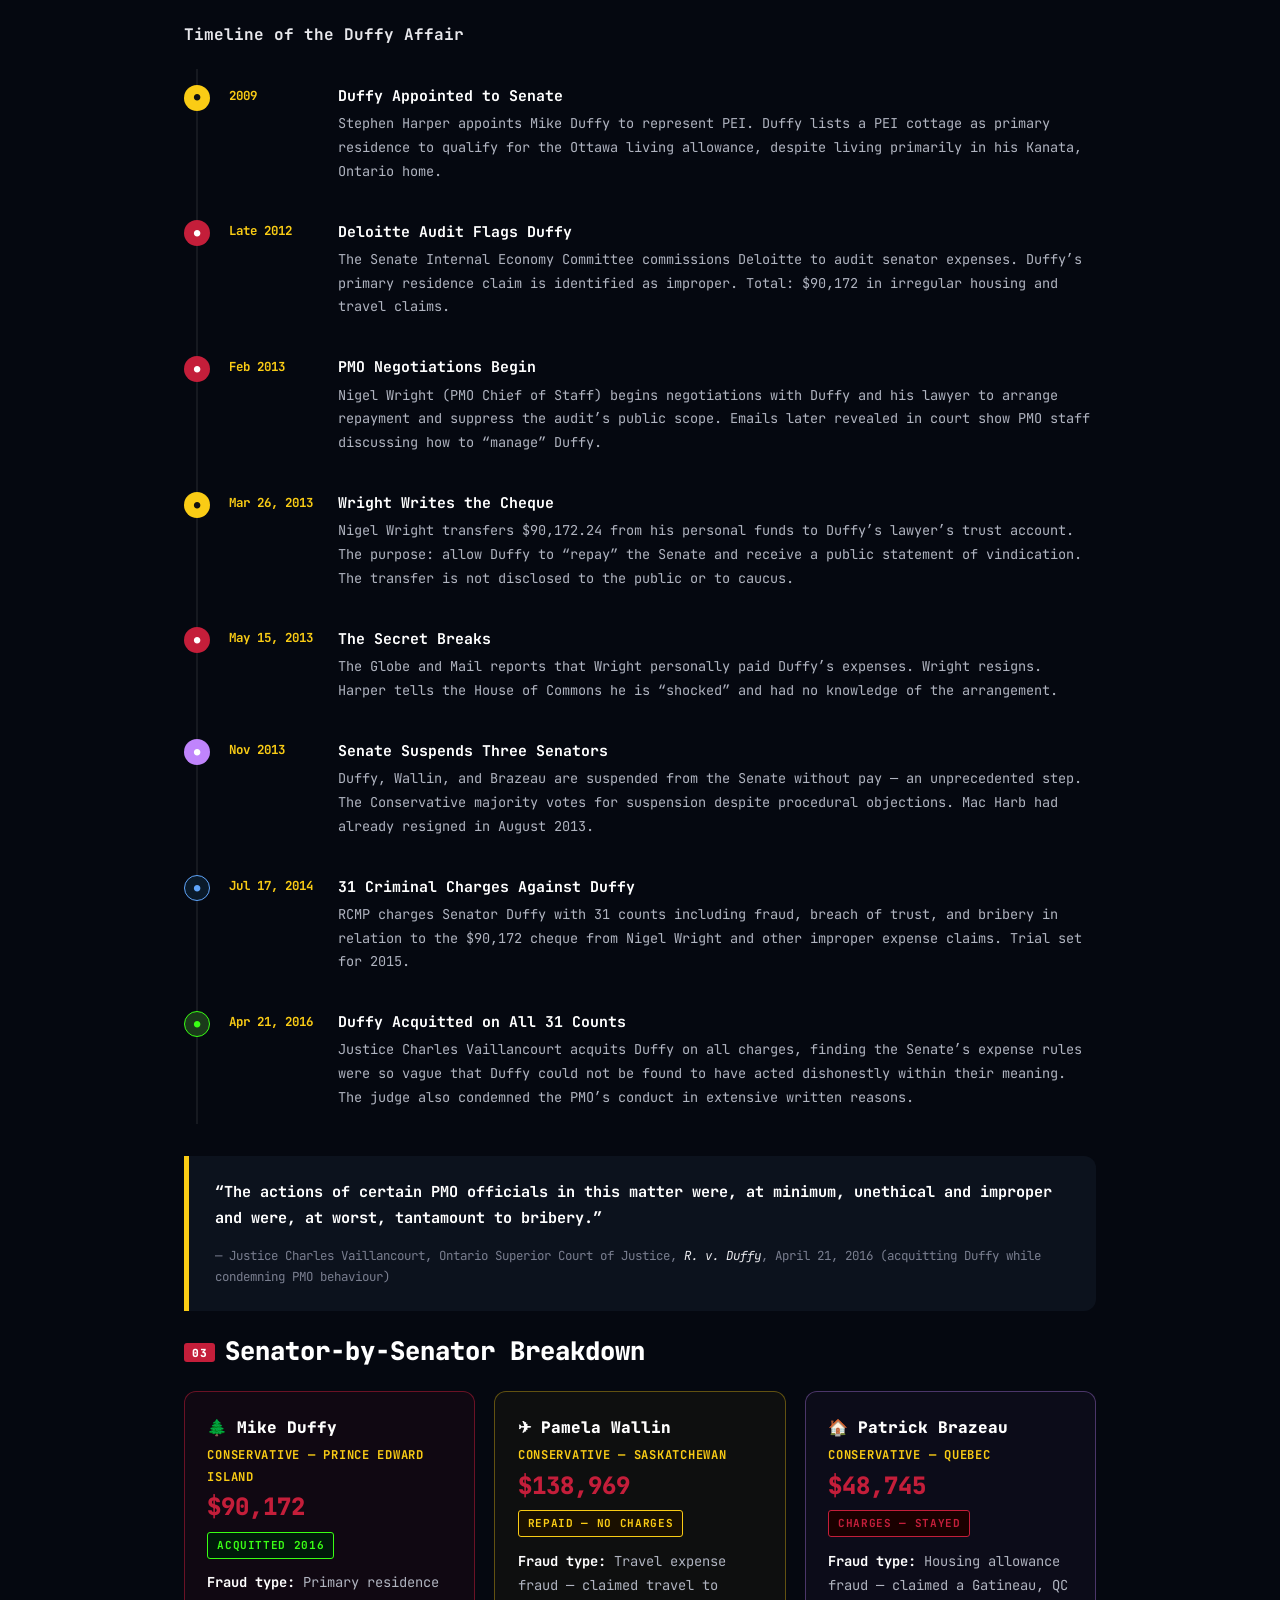
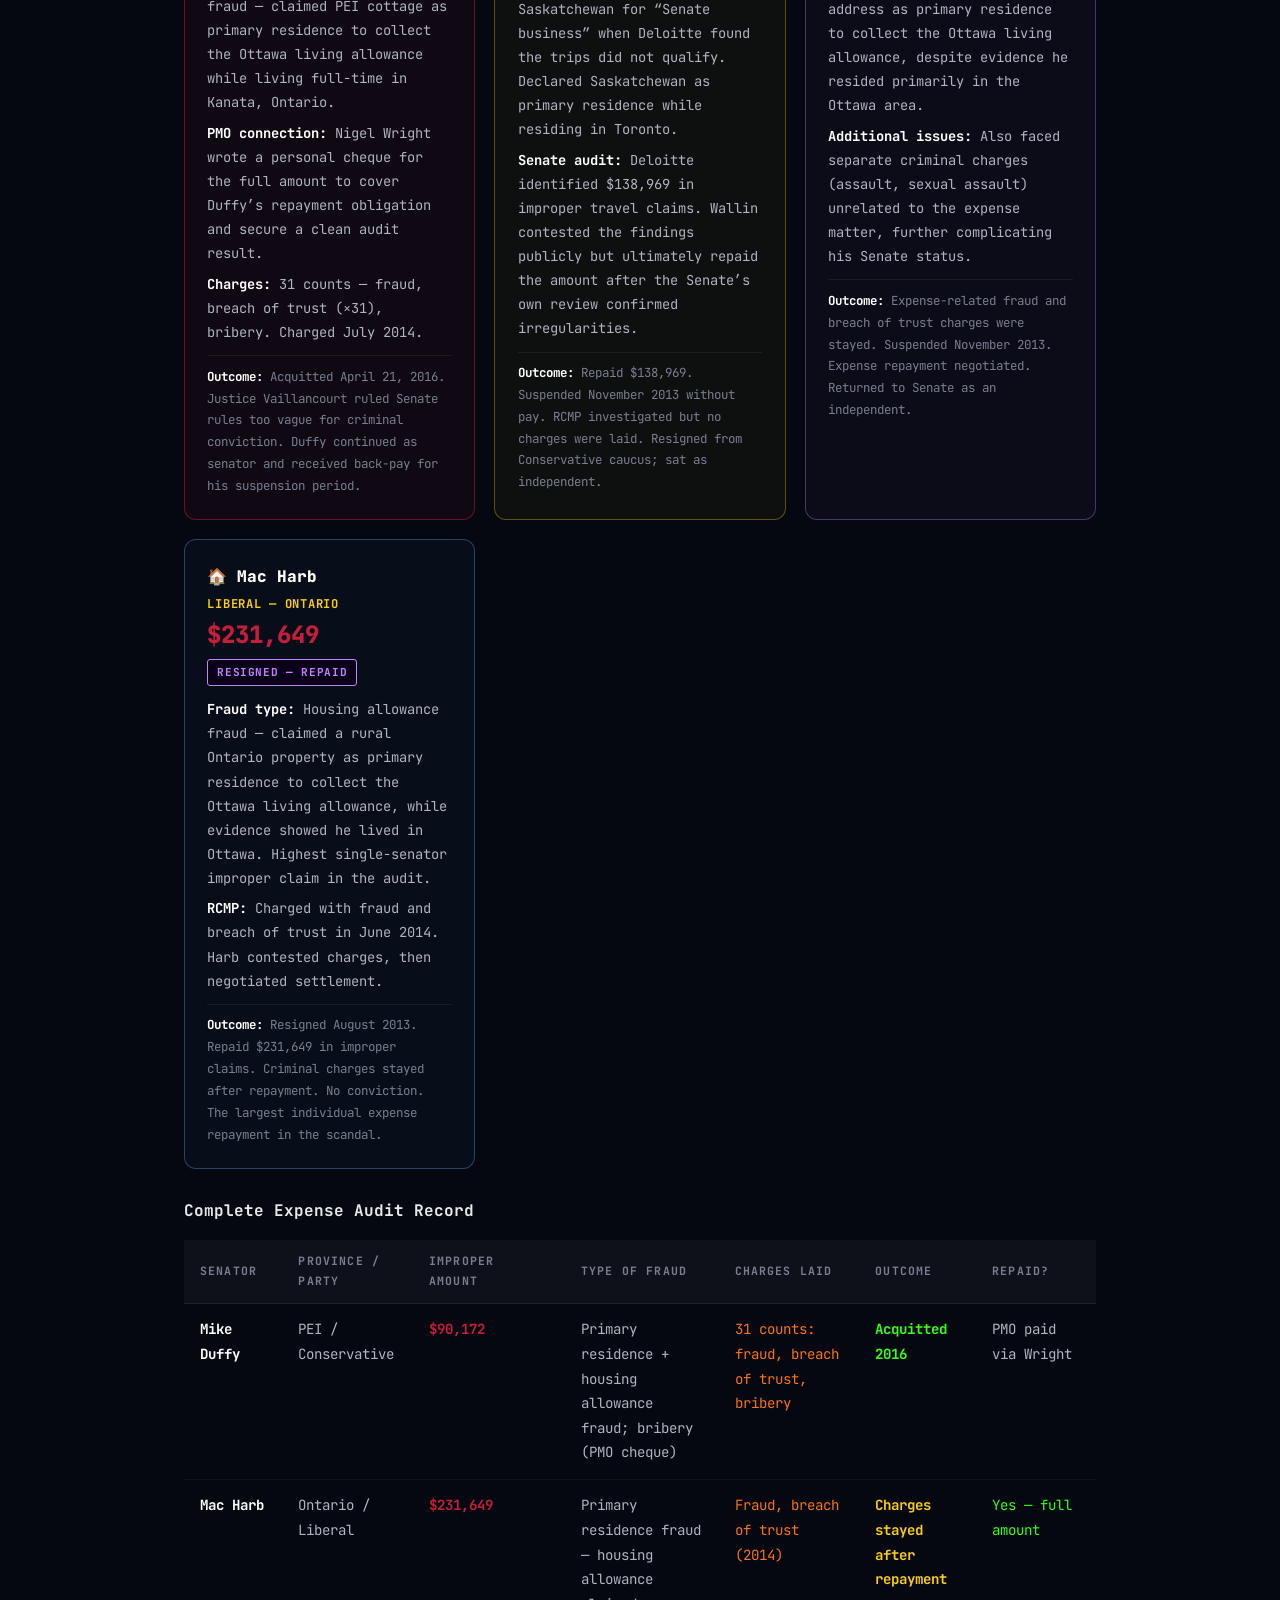
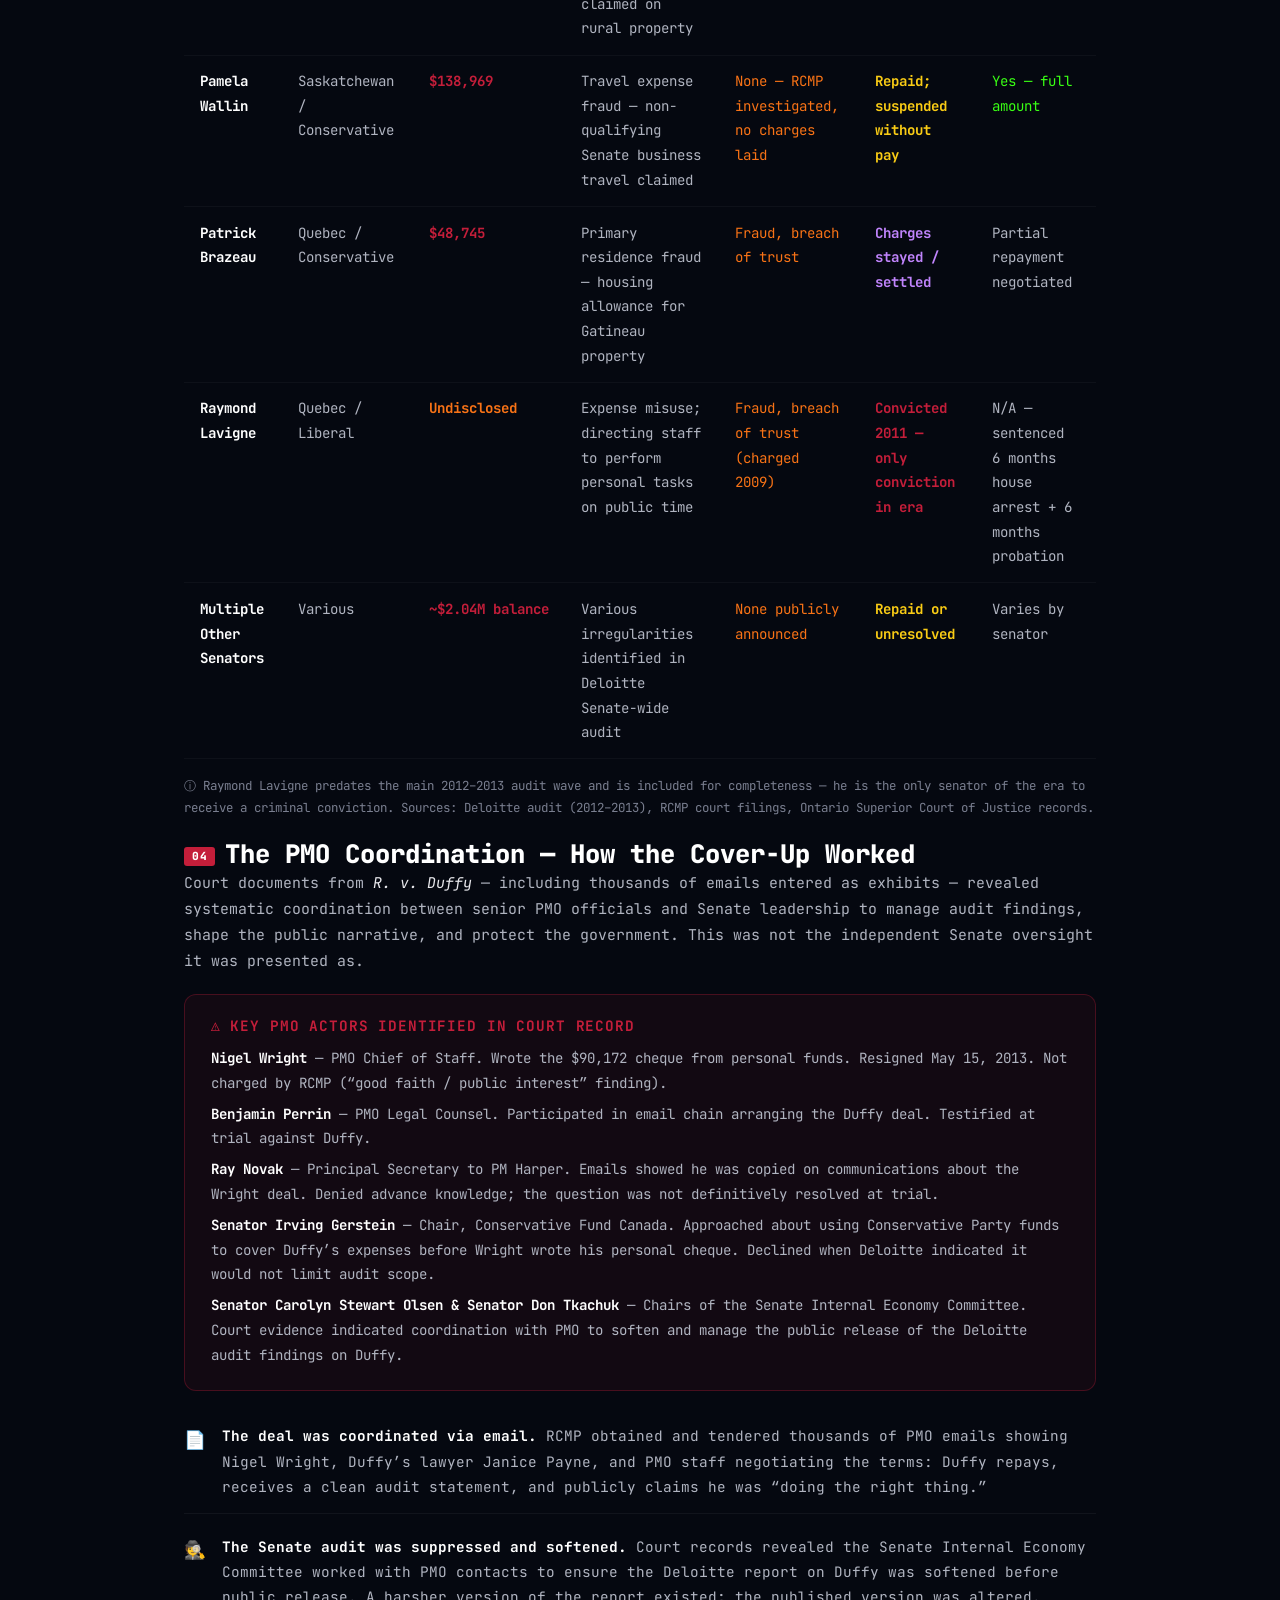
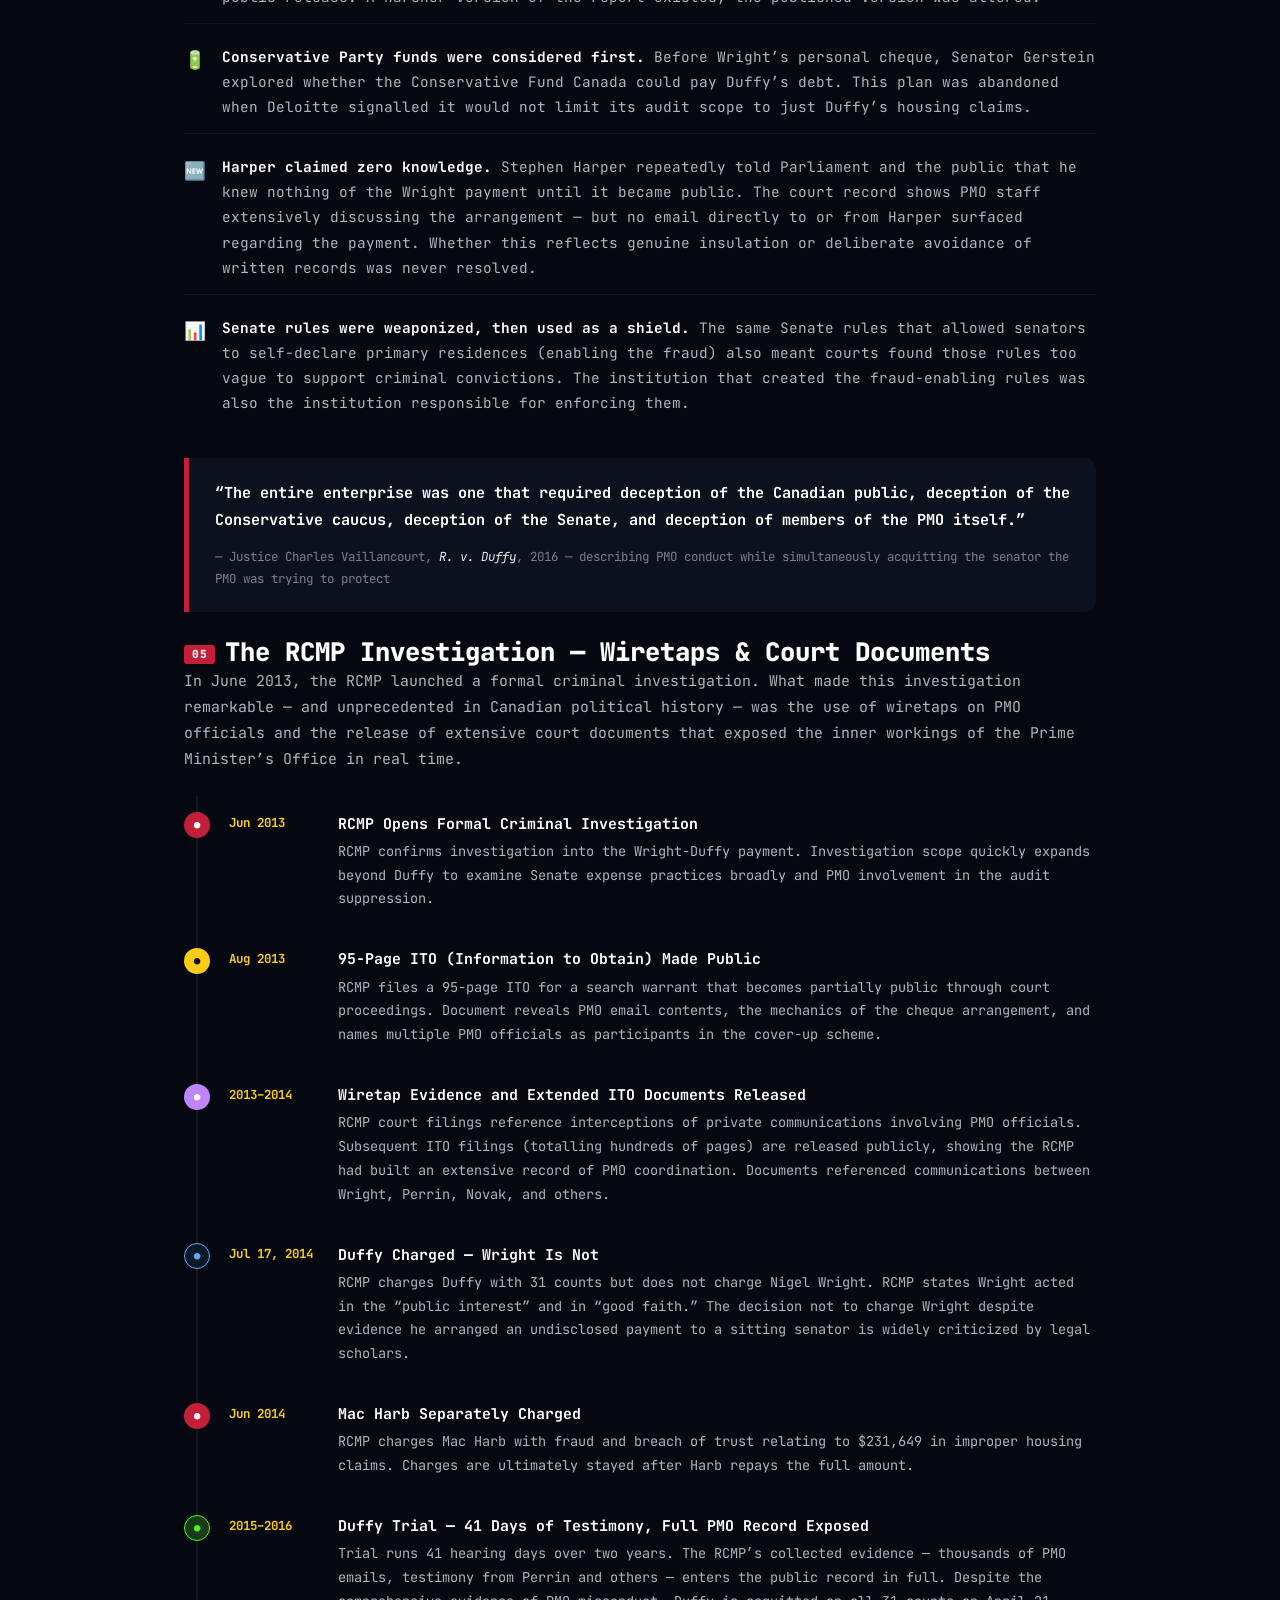
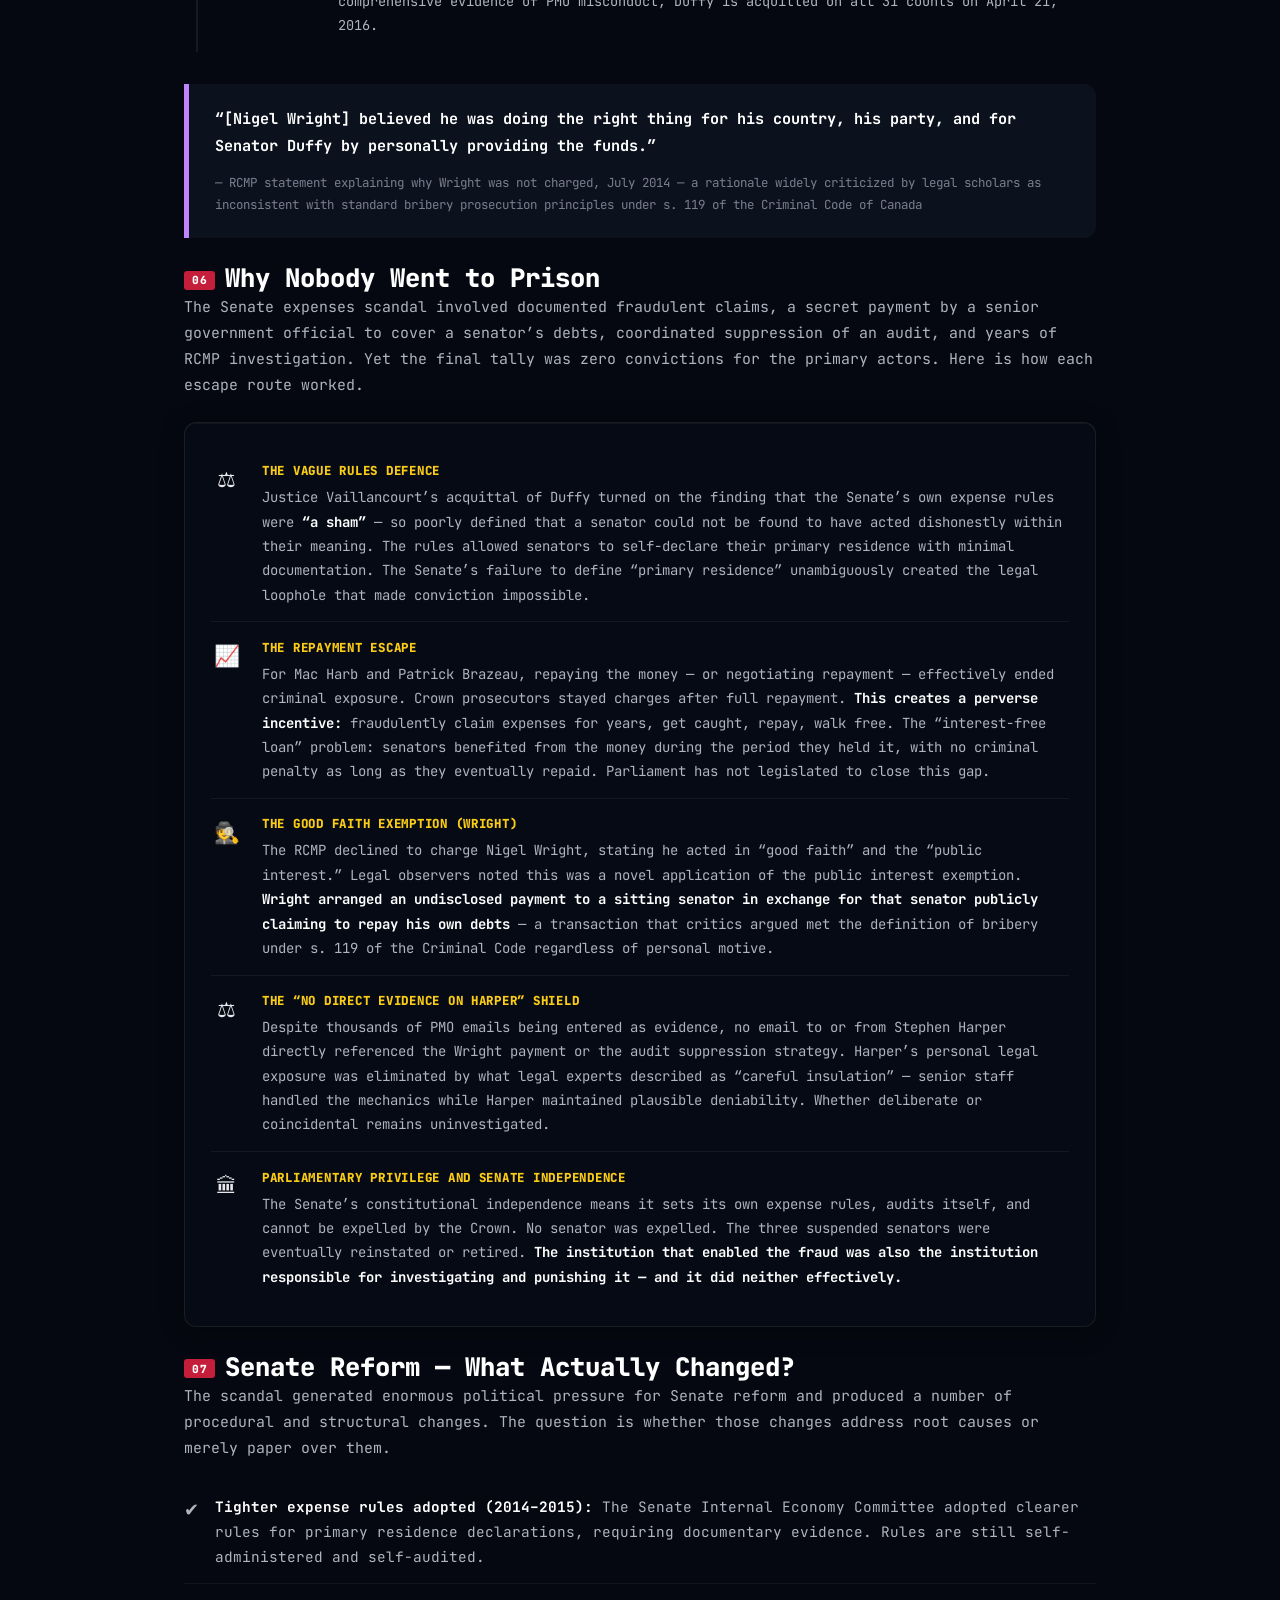
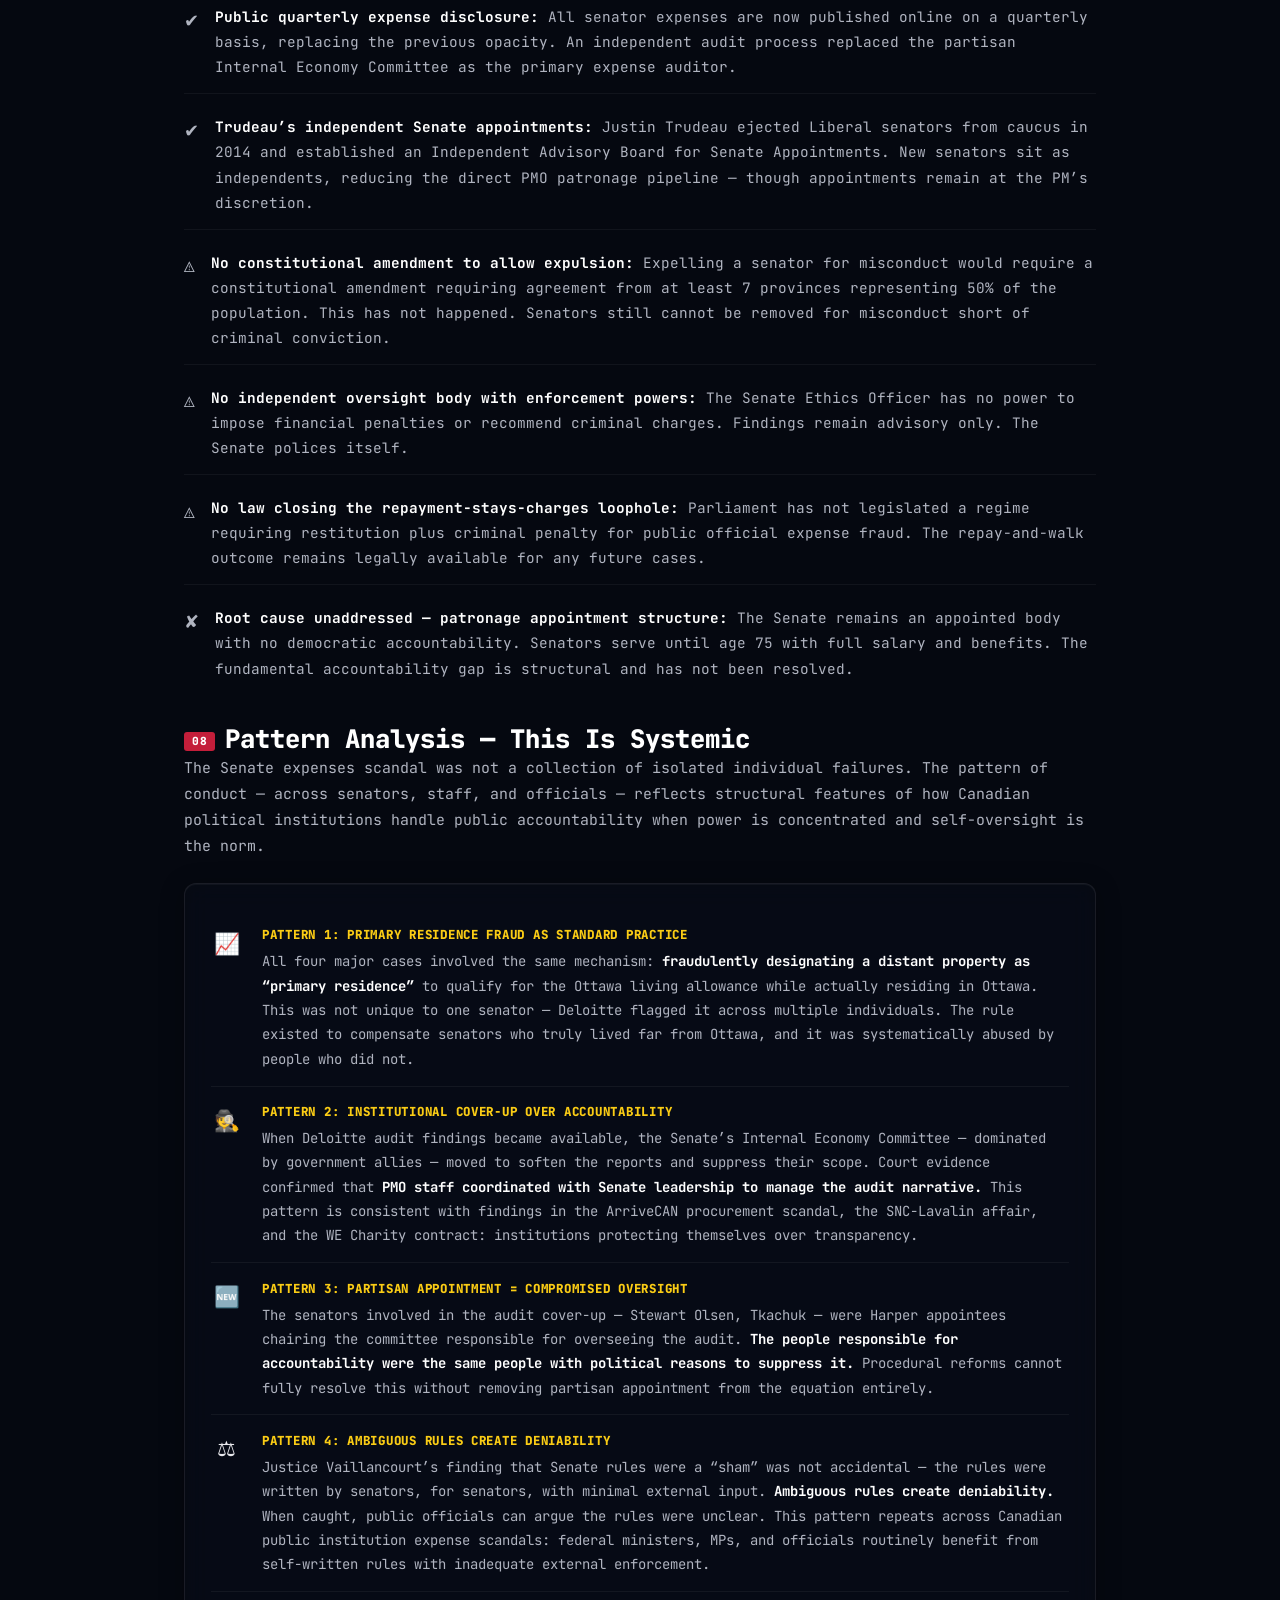
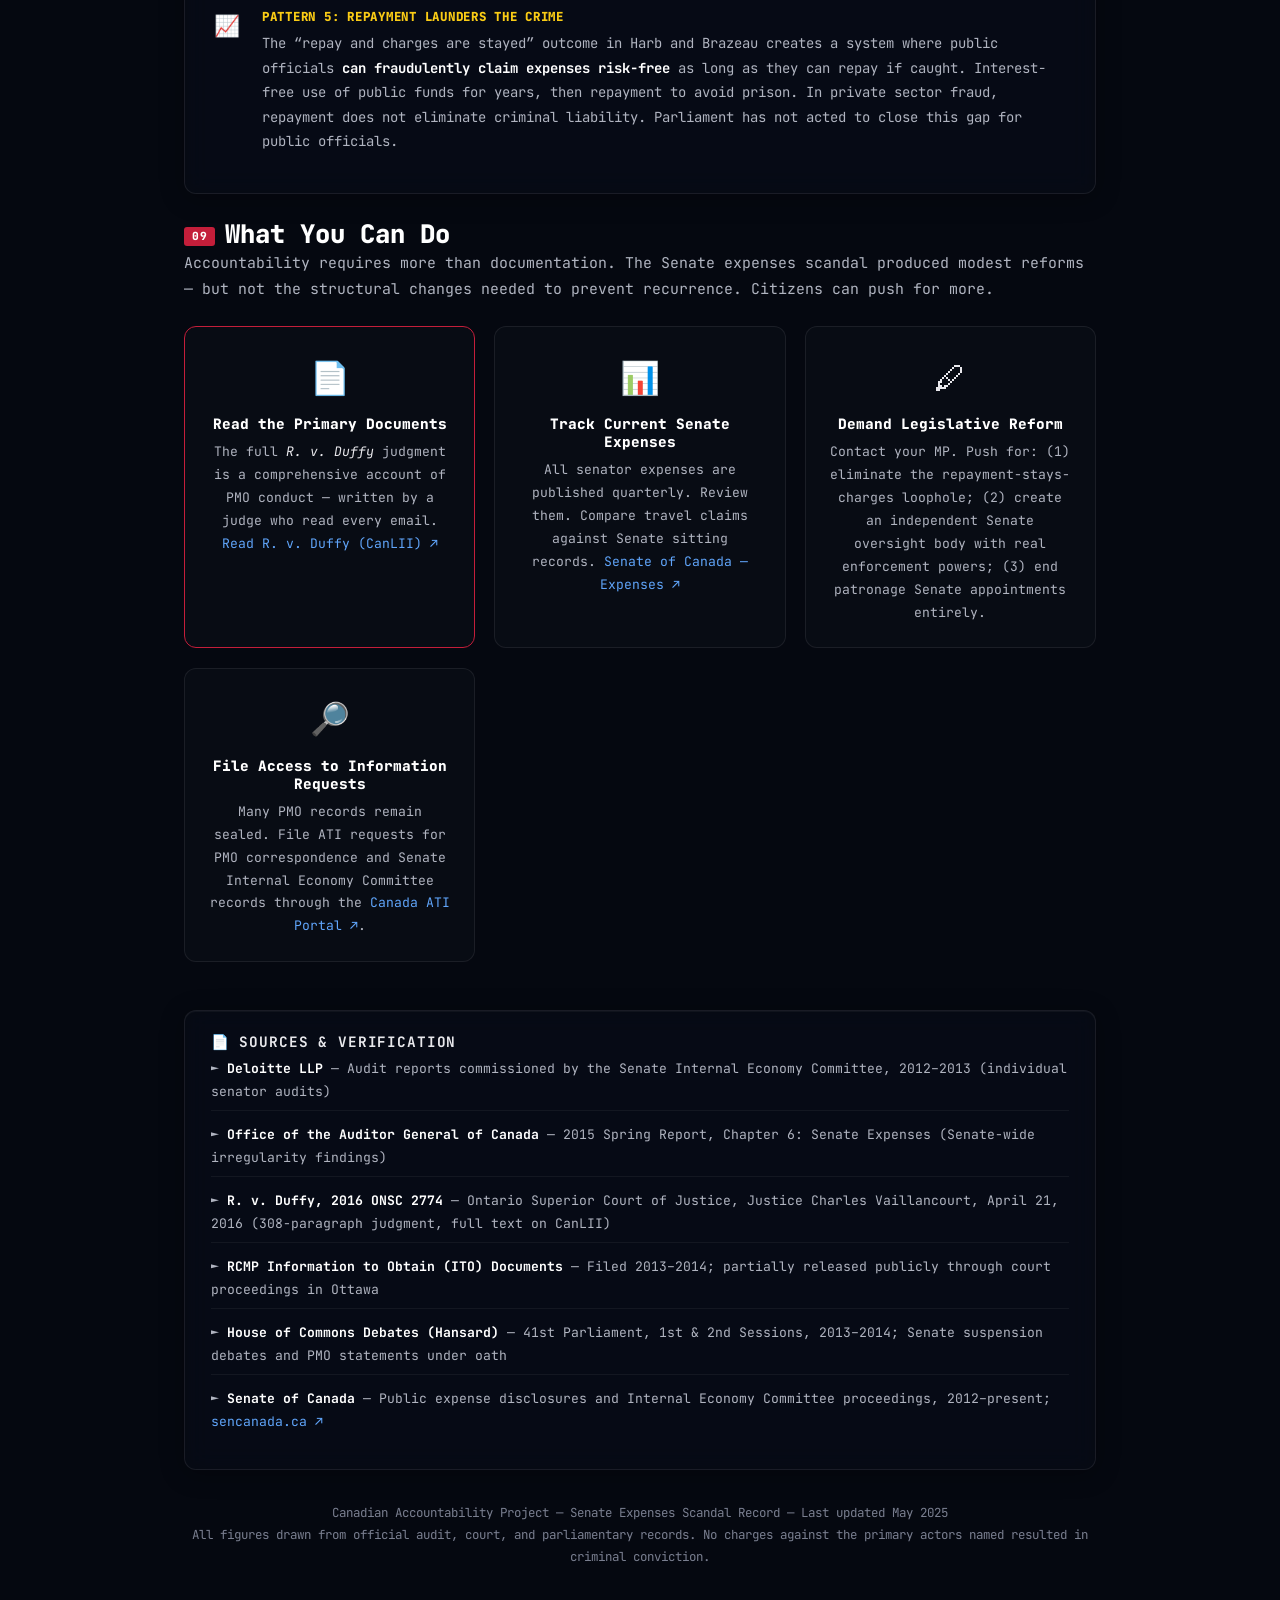
<file: senate-expenses.html>
<!DOCTYPE html>
<html lang="en">
<head>
  <meta charset="UTF-8" />
  <meta name="viewport" content="width=device-width, initial-scale=1.0" />
  <meta name="theme-color" content="#050810" />
  <title>The Senate Expenses Scandal — $2.75 Million in Fraudulent Claims</title>
  <meta name="description" content="Investigative accountability record of the Canadian Senate expenses scandal: Duffy, Wallin, Brazeau, Harb, the $90K PMO cheque, RCMP investigation, and why nobody was convicted." />
  <meta property="og:title" content="The Senate Expenses Scandal — $2.75 Million in Fraudulent Claims" />
  <meta property="og:description" content="How four Canadian senators fraudulently claimed $2.75 million in expenses, how Harper's PMO orchestrated a cover-up with a secret $90,172 cheque, and how every single one escaped prison." />
  <meta property="og:type" content="article" />
  <link rel="stylesheet" href="styles.css" />
  <style>
    /* ── Page-specific overrides ── */
    .lede {
      font-size: 1.08rem;
      color: #ccc;
      font-style: italic;
      border-left: 4px solid var(--accent);
      padding-left: 1.2rem;
      margin-bottom: 2rem;
    }

    main {
      max-width: 960px;
      margin: 0 auto;
      padding: 2.5rem 1.5rem;
    }

    /* ── Scandal callout ── */
    .scandal-callout {
      background: linear-gradient(135deg, rgba(196,30,58,0.14) 0%, rgba(10,14,22,0.75) 100%);
      border: 2px solid var(--accent);
      border-radius: var(--radius);
      padding: 2rem 2.2rem;
      margin: 2rem 0;
      text-align: center;
    }
    .scandal-callout .from-label { font-size: 0.75rem; letter-spacing: 0.15em; color: var(--muted); text-transform: uppercase; }
    .scandal-callout .big-num    { font-size: 3.4rem; font-weight: 900; color: var(--accent); line-height: 1.1; }
    .scandal-callout .sub-label  { font-size: 0.88rem; color: var(--gold); margin-top: 0.5rem; letter-spacing: 0.08em; }

    /* ── Senator profile cards ── */
    .senator-grid { display: grid; grid-template-columns: repeat(auto-fit, minmax(260px, 1fr)); gap: 1.2rem; margin: 1.5rem 0 2rem; }
    .senator-card {
      background: rgba(10,14,22,0.75);
      border: 1px solid rgba(255,255,255,0.08);
      border-radius: var(--radius);
      padding: 1.4rem;
    }
    .senator-card.red    { border-color: rgba(196,30,58,0.5); background: rgba(196,30,58,0.06); }
    .senator-card.gold   { border-color: rgba(250,204,21,0.35); background: rgba(250,204,21,0.04); }
    .senator-card.purple { border-color: rgba(192,132,252,0.35); background: rgba(192,132,252,0.04); }
    .senator-card.blue   { border-color: rgba(96,165,250,0.35); background: rgba(96,165,250,0.04); }
    .senator-card .sn-name { font-size: 1rem; font-weight: 800; color: #fff; margin-bottom: 0.2rem; }
    .senator-card .sn-role { font-size: 0.76rem; color: var(--gold); font-weight: 700; letter-spacing: 0.06em; text-transform: uppercase; margin-bottom: 0.4rem; }
    .senator-card .sn-amount { font-size: 1.5rem; font-weight: 900; color: var(--accent); line-height: 1.1; margin-bottom: 0.5rem; }
    .senator-card p { font-size: 0.86rem; color: var(--text2); margin-bottom: 0.4rem; }
    .senator-card .sn-outcome { font-size: 0.78rem; color: var(--muted); border-top: 1px solid rgba(255,255,255,0.06); margin-top: 0.7rem; padding-top: 0.6rem; }
    .status-badge {
      display: inline-block;
      font-size: 0.69rem;
      padding: 0.18rem 0.55rem;
      border-radius: 3px;
      font-weight: 700;
      letter-spacing: 0.06em;
      margin-bottom: 0.7rem;
    }
    .badge-acquitted { background: #001a0a; color: var(--green); border: 1px solid var(--green); }
    .badge-charges   { background: #1a0000; color: var(--accent); border: 1px solid var(--accent); }
    .badge-settled   { background: #1a1000; color: var(--gold); border: 1px solid var(--gold); }
    .badge-resigned  { background: #0a001a; color: var(--purple); border: 1px solid var(--purple); }

    /* ── Timeline ── */
    .timeline { list-style: none; padding: 0; margin: 1.5rem 0 2rem; position: relative; }
    .timeline::before { content: ''; position: absolute; left: 12px; top: 0; bottom: 0; width: 2px; background: rgba(255,255,255,0.07); }
    .timeline li { display: flex; gap: 1.2rem; padding: 0.9rem 0; position: relative; }
    .timeline .tl-dot { width: 26px; height: 26px; border-radius: 50%; flex-shrink: 0; display: flex; align-items: center; justify-content: center; font-size: 0.65rem; font-weight: 800; margin-top: 0.1rem; z-index: 1; }
    .tl-dot.red    { background: var(--accent); color: #fff; }
    .tl-dot.gold   { background: var(--gold); color: #111; }
    .tl-dot.purple { background: var(--purple); color: #fff; }
    .tl-dot.green  { background: #1a3a1a; color: var(--green); border: 1px solid var(--green); }
    .tl-dot.blue   { background: #0a1a2a; color: var(--blue); border: 1px solid var(--blue); }
    .timeline .tl-date  { font-size: 0.78rem; color: var(--gold); font-weight: 700; min-width: 90px; padding-top: 0.1rem; }
    .timeline .tl-body  { flex: 1; }
    .timeline .tl-title { font-size: 0.93rem; font-weight: 700; color: #fff; margin-bottom: 0.2rem; }
    .timeline .tl-desc  { font-size: 0.85rem; color: var(--text2); }

    /* ── Expense breakdown table ── */
    .expense-table { width: 100%; border-collapse: collapse; margin: 1.2rem 0 2rem; font-size: 0.88rem; }
    .expense-table th { background: rgba(255,255,255,0.04); color: var(--muted); font-size: 0.72rem; letter-spacing: 0.1em; text-transform: uppercase; padding: 0.7rem 1rem; text-align: left; border-bottom: 1px solid rgba(255,255,255,0.1); }
    .expense-table td { padding: 0.85rem 1rem; border-bottom: 1px solid rgba(255,255,255,0.04); color: var(--text2); vertical-align: top; }
    .expense-table tr:hover td { background: rgba(255,255,255,0.02); }
    .expense-table .col-name   { color: #fff; font-weight: 700; }
    .expense-table .col-amount { color: var(--accent); font-weight: 700; white-space: nowrap; }
    .expense-table .col-charged { color: var(--warn); }
    .verdict-acq   { color: var(--green); font-weight: 700; }
    .verdict-rep   { color: var(--gold); font-weight: 700; }
    .verdict-res   { color: var(--purple); font-weight: 700; }

    /* ── Blockquote ── */
    .pull-quote {
      background: rgba(15,20,32,0.85);
      border-left: 5px solid var(--purple);
      border-radius: 0 var(--radius) var(--radius) 0;
      padding: 1.4rem 1.6rem;
      margin: 1.5rem 0;
      font-style: italic;
      color: var(--text2);
      font-size: 0.95rem;
    }
    .pull-quote .cite { font-style: normal; font-size: 0.78rem; color: var(--muted); margin-top: 0.8rem; display: block; }
    .pull-quote strong { color: #fff; font-style: normal; }
    .pull-quote.gold { border-left-color: var(--gold); }
    .pull-quote.red  { border-left-color: var(--accent); }

    /* ── Finding list ── */
    .finding-list { list-style: none; padding: 0; margin: 1rem 0 1.8rem; }
    .finding-list li { display: flex; gap: 1rem; padding: 0.85rem 0; border-bottom: 1px solid rgba(255,255,255,0.05); font-size: 0.9rem; align-items: flex-start; }
    .finding-list li:last-child { border-bottom: none; }
    .finding-list .fi-icon { font-size: 1.1rem; flex-shrink: 0; margin-top: 0.1rem; }
    .finding-list .fi-text { color: var(--text2); flex: 1; }
    .finding-list .fi-text strong { color: #fff; }

    /* ── Cheque visual ── */
    .cheque-box {
      background: linear-gradient(135deg, rgba(250,204,21,0.08) 0%, rgba(10,14,22,0.8) 100%);
      border: 2px solid rgba(250,204,21,0.4);
      border-radius: var(--radius);
      padding: 1.8rem 2rem;
      margin: 1.5rem 0;
    }
    .cheque-box .ch-header { font-size: 0.72rem; color: var(--muted); letter-spacing: 0.12em; text-transform: uppercase; margin-bottom: 0.8rem; }
    .cheque-box .ch-amount { font-size: 2.6rem; font-weight: 900; color: var(--gold); letter-spacing: -0.02em; }
    .cheque-box .ch-payee  { font-size: 0.95rem; color: var(--text2); margin-top: 0.4rem; }
    .cheque-box .ch-payee span { color: #fff; font-weight: 700; }
    .cheque-box .ch-from   { font-size: 0.85rem; color: var(--muted); margin-top: 0.3rem; }
    .cheque-box .ch-from span  { color: var(--accent); font-weight: 700; }
    .cheque-box .ch-note   { font-size: 0.78rem; color: rgba(250,204,21,0.7); margin-top: 0.9rem; padding-top: 0.7rem; border-top: 1px dashed rgba(250,204,21,0.2); }

    /* ── PMO coordination box ── */
    .pmo-box { background: rgba(196,30,58,0.07); border: 1px solid rgba(196,30,58,0.3); border-radius: var(--radius); padding: 1.4rem 1.6rem; margin: 1.2rem 0; }
    .pmo-box h4 { color: var(--accent); font-size: 0.9rem; margin: 0 0 0.7rem; text-transform: uppercase; letter-spacing: 0.06em; }
    .pmo-box p  { font-size: 0.88rem; color: var(--text2); margin-bottom: 0.4rem; }
    .pmo-box p:last-child { margin-bottom: 0; }

    /* ── Section number badge ── */
    .section-num-badge {
      display: inline-block;
      background: var(--accent);
      color: #fff;
      font-size: 0.7rem;
      font-weight: 800;
      padding: 0.15rem 0.5rem;
      border-radius: 3px;
      margin-right: 0.6rem;
      vertical-align: middle;
      letter-spacing: 0.05em;
    }

    /* ── CTA grid ── */
    .cta-grid { display: grid; grid-template-columns: repeat(auto-fit, minmax(220px, 1fr)); gap: 1.2rem; margin: 1.5rem 0 2rem; }
    .cta-card { background: rgba(10,14,22,0.75); border: 1px solid rgba(255,255,255,0.08); border-radius: var(--radius); padding: 1.4rem; text-align: center; }
    .cta-card .cta-icon { font-size: 2rem; margin-bottom: 0.6rem; }
    .cta-card h4 { font-size: 0.9rem; color: #fff; margin: 0 0 0.5rem; font-weight: 800; }
    .cta-card p  { font-size: 0.82rem; color: var(--text2); margin: 0; }
    .cta-card a  { color: var(--blue); text-decoration: none; }
    .cta-card a:hover { text-decoration: underline; }
    .cta-primary { border-color: var(--accent) !important; }

    /* ── Pattern analysis rows ── */
    .pattern-row { display: flex; gap: 1.2rem; padding: 0.9rem 0; border-bottom: 1px solid rgba(255,255,255,0.05); align-items: flex-start; }
    .pattern-row:last-child { border-bottom: none; }
    .pattern-row .pr-icon { font-size: 1.3rem; flex-shrink: 0; margin-top: 0.1rem; min-width: 2rem; text-align: center; }
    .pattern-row .pr-label { font-size: 0.78rem; font-weight: 800; color: var(--gold); text-transform: uppercase; letter-spacing: 0.06em; margin-bottom: 0.2rem; }
    .pattern-row .pr-text  { font-size: 0.87rem; color: var(--text2); }
    .pattern-row .pr-text strong { color: #fff; }

    /* ── Responsive ── */
    @media (max-width: 640px) {
      .senator-grid { grid-template-columns: 1fr; }
      .scandal-callout .big-num { font-size: 2.4rem; }
      .cheque-box .ch-amount { font-size: 1.9rem; }
      .expense-table th, .expense-table td { padding: 0.6rem 0.5rem; }
      .cta-grid { grid-template-columns: 1fr; }
    }
  </style>
</head>
<body>
<div id="page-header-placeholder"></div>

<div class="meta-bar">
  <span><span class="tag">INVESTIGATION</span></span>
  <span>&#128197; Updated: May 2025</span>
  <span>&#127963; Federal &#8212; Senate of Canada / PMO</span>
  <span>Category: Fraud, Breach of Trust &amp; Cover-Up</span>
</div>

<main>

  <!-- ── EDITORIAL NOTICE ─────────────────────────────── -->
  <div class="opinion-banner">
    <strong>INVESTIGATIVE RECORD NOTICE:</strong> All figures, charges, and findings on this page are drawn exclusively
    from official sources: Deloitte audit reports commissioned by the Senate, Senate Internal Economy Committee proceedings,
    RCMP court filings and affidavits, Ontario Superior Court of Justice records in <em>R. v. Duffy</em>,
    and the Office of the Auditor General of Canada&#8217;s 2015 Senate Expenses Report. No charges against the
    primary actors resulted in conviction. Readers are strongly encouraged to consult primary court and audit documents directly.
  </div>

  <!-- ── LEDE ─────────────────────────────────────────── -->
  <p class="lede">
    Between 2009 and 2013, a Deloitte audit commissioned by the Senate of Canada identified $2.75&nbsp;million in
    irregular or improper expenses claimed by senators across the country. Four senators faced the most scrutiny:
    Mike Duffy ($90,172), Pamela Wallin ($138,969), Patrick Brazeau ($48,745), and Mac Harb ($231,649).
    What followed was not accountability &#8212; it was cover-up. The Prime Minister&#8217;s Office secretly arranged
    payment of Duffy&#8217;s debt, wiretaps revealed coordination between the PMO and Senate leadership to suppress
    audit findings, and every senator either escaped conviction or avoided charges entirely.
    This is the documented record.
  </p>

  <!-- ══════════════════════════════════════════════════════
       SECTION 1 — KEY STATS
  ══════════════════════════════════════════════════════ -->
  <h2 class="red-rule"><span class="section-num-badge">01</span>By The Numbers</h2>

  <div class="glass-stat-grid" style="margin-bottom:1.5rem;">
    <div class="glass-stat">
      <div class="stat-value" style="color:var(--accent);">$2.75M</div>
      <div class="stat-label">Total Irregular Spending</div>
      <div class="stat-sub" style="color:var(--muted);font-size:0.75rem;">Deloitte audit, Senate-wide</div>
    </div>
    <div class="glass-stat">
      <div class="stat-value" style="color:var(--gold);">4</div>
      <div class="stat-label">Senators Publicly Named</div>
      <div class="stat-sub" style="color:var(--muted);font-size:0.75rem;">Duffy, Wallin, Brazeau, Harb</div>
    </div>
    <div class="glass-stat">
      <div class="stat-value" style="color:var(--purple);">31</div>
      <div class="stat-label">Charges Against Duffy</div>
      <div class="stat-sub" style="color:var(--muted);font-size:0.75rem;">Fraud, breach of trust, bribery</div>
    </div>
    <div class="glass-stat">
      <div class="stat-value" style="color:var(--green);">0</div>
      <div class="stat-label">Criminal Convictions</div>
      <div class="stat-sub" style="color:var(--muted);font-size:0.75rem;">All charges withdrawn or acquitted</div>
    </div>
  </div>

  <div class="glass-stat-grid">
    <div class="glass-stat">
      <div class="stat-value" style="color:var(--blue);">$90,172</div>
      <div class="stat-label">PMO Cheque &#8212; Nigel Wright</div>
      <div class="stat-sub" style="color:var(--muted);font-size:0.75rem;">Personal funds paid to cover Duffy</div>
    </div>
    <div class="glass-stat">
      <div class="stat-value" style="color:var(--accent);">2013</div>
      <div class="stat-label">RCMP Investigation Launched</div>
      <div class="stat-sub" style="color:var(--muted);font-size:0.75rem;">Wiretaps placed on PMO officials</div>
    </div>
    <div class="glass-stat">
      <div class="stat-value" style="color:var(--warn);">0</div>
      <div class="stat-label">Senators Expelled</div>
      <div class="stat-sub" style="color:var(--muted);font-size:0.75rem;">Senate rules did not allow it</div>
    </div>
    <div class="glass-stat">
      <div class="stat-value" style="color:var(--gold);">2016</div>
      <div class="stat-label">Duffy Acquitted</div>
      <div class="stat-sub" style="color:var(--muted);font-size:0.75rem;">Judge found Senate rules &#8220;a sham&#8221;</div>
    </div>
  </div>

  <!-- ══════════════════════════════════════════════════════
       SECTION 2 — THE DUFFY AFFAIR
  ══════════════════════════════════════════════════════ -->
  <h2 class="red-rule"><span class="section-num-badge">02</span>The Duffy Affair &#8212; The $90,172 PMO Cheque</h2>

  <p style="color:var(--text2);font-size:0.93rem;">
    Senator Mike Duffy was appointed to represent Prince Edward Island despite spending most of his time in Ottawa.
    He claimed a Senate living allowance by designating a modest PEI cottage as his &#8220;primary residence,&#8221;
    while his true primary home was his Kanata, Ontario house where he lived year-round. When Deloitte&#8217;s 2012
    audit flagged $90,172 in improper claims, the fallout reached all the way into the Prime Minister&#8217;s Office
    &#8212; and what happened next became one of the worst political scandals in modern Canadian history.
  </p>

  <div class="cheque-box">
    <div class="ch-header">&#128196; PERSONAL CHEQUE &#8212; VERIFIED BY RCMP COURT DOCUMENTS</div>
    <div class="ch-amount">$90,172.24</div>
    <div class="ch-payee">Pay to: <span>Senator Mike Duffy (via lawyer&#8217;s trust account)</span></div>
    <div class="ch-from">Signed by: <span>Nigel Wright</span> &#8212; Chief of Staff to Prime Minister Stephen Harper</div>
    <div class="ch-note">
      &#9888; This cheque was written from Wright&#8217;s personal funds to cover Duffy&#8217;s outstanding Senate
      expense repayment obligation. The transaction was concealed from caucus, the public, and &#8212; according to
      Harper &#8212; the Prime Minister himself. RCMP confirmed the transfer. Wright was not charged.
      Harper denied all knowledge.
    </div>
  </div>

  <h3 style="color:var(--text);font-size:1rem;margin-top:2rem;">Timeline of the Duffy Affair</h3>
  <ul class="timeline">
    <li>
      <div class="tl-dot gold">&#9679;</div>
      <div class="tl-date">2009</div>
      <div class="tl-body">
        <div class="tl-title">Duffy Appointed to Senate</div>
        <div class="tl-desc">Stephen Harper appoints Mike Duffy to represent PEI. Duffy lists a PEI cottage as primary residence to qualify for the Ottawa living allowance, despite living primarily in his Kanata, Ontario home.</div>
      </div>
    </li>
    <li>
      <div class="tl-dot red">&#9679;</div>
      <div class="tl-date">Late 2012</div>
      <div class="tl-body">
        <div class="tl-title">Deloitte Audit Flags Duffy</div>
        <div class="tl-desc">The Senate Internal Economy Committee commissions Deloitte to audit senator expenses. Duffy&#8217;s primary residence claim is identified as improper. Total: $90,172 in irregular housing and travel claims.</div>
      </div>
    </li>
    <li>
      <div class="tl-dot red">&#9679;</div>
      <div class="tl-date">Feb 2013</div>
      <div class="tl-body">
        <div class="tl-title">PMO Negotiations Begin</div>
        <div class="tl-desc">Nigel Wright (PMO Chief of Staff) begins negotiations with Duffy and his lawyer to arrange repayment and suppress the audit&#8217;s public scope. Emails later revealed in court show PMO staff discussing how to &#8220;manage&#8221; Duffy.</div>
      </div>
    </li>
    <li>
      <div class="tl-dot gold">&#9679;</div>
      <div class="tl-date">Mar 26, 2013</div>
      <div class="tl-body">
        <div class="tl-title">Wright Writes the Cheque</div>
        <div class="tl-desc">Nigel Wright transfers $90,172.24 from his personal funds to Duffy&#8217;s lawyer&#8217;s trust account. The purpose: allow Duffy to &#8220;repay&#8221; the Senate and receive a public statement of vindication. The transfer is not disclosed to the public or to caucus.</div>
      </div>
    </li>
    <li>
      <div class="tl-dot red">&#9679;</div>
      <div class="tl-date">May 15, 2013</div>
      <div class="tl-body">
        <div class="tl-title">The Secret Breaks</div>
        <div class="tl-desc">The Globe and Mail reports that Wright personally paid Duffy&#8217;s expenses. Wright resigns. Harper tells the House of Commons he is &#8220;shocked&#8221; and had no knowledge of the arrangement.</div>
      </div>
    </li>
    <li>
      <div class="tl-dot purple">&#9679;</div>
      <div class="tl-date">Nov 2013</div>
      <div class="tl-body">
        <div class="tl-title">Senate Suspends Three Senators</div>
        <div class="tl-desc">Duffy, Wallin, and Brazeau are suspended from the Senate without pay &#8212; an unprecedented step. The Conservative majority votes for suspension despite procedural objections. Mac Harb had already resigned in August 2013.</div>
      </div>
    </li>
    <li>
      <div class="tl-dot blue">&#9679;</div>
      <div class="tl-date">Jul 17, 2014</div>
      <div class="tl-body">
        <div class="tl-title">31 Criminal Charges Against Duffy</div>
        <div class="tl-desc">RCMP charges Senator Duffy with 31 counts including fraud, breach of trust, and bribery in relation to the $90,172 cheque from Nigel Wright and other improper expense claims. Trial set for 2015.</div>
      </div>
    </li>
    <li>
      <div class="tl-dot green">&#9679;</div>
      <div class="tl-date">Apr 21, 2016</div>
      <div class="tl-body">
        <div class="tl-title">Duffy Acquitted on All 31 Counts</div>
        <div class="tl-desc">Justice Charles Vaillancourt acquits Duffy on all charges, finding the Senate&#8217;s expense rules were so vague that Duffy could not be found to have acted dishonestly within their meaning. The judge also condemned the PMO&#8217;s conduct in extensive written reasons.</div>
      </div>
    </li>
  </ul>

  <div class="pull-quote gold">
    <strong>&#8220;The actions of certain PMO officials in this matter were, at minimum, unethical and improper
    and were, at worst, tantamount to bribery.&#8221;</strong>
    <span class="cite">&#8212; Justice Charles Vaillancourt, Ontario Superior Court of Justice,
    <em>R. v. Duffy</em>, April 21, 2016 (acquitting Duffy while condemning PMO behaviour)</span>
  </div>

  <!-- ══════════════════════════════════════════════════════
       SECTION 3 — SENATOR-BY-SENATOR BREAKDOWN
  ══════════════════════════════════════════════════════ -->
  <h2 class="red-rule"><span class="section-num-badge">03</span>Senator-by-Senator Breakdown</h2>

  <div class="senator-grid">

    <article class="senator-card red">
      <div class="sn-name">&#127794; Mike Duffy</div>
      <div class="sn-role">Conservative &#8212; Prince Edward Island</div>
      <div class="sn-amount">$90,172</div>
      <span class="status-badge badge-acquitted">ACQUITTED 2016</span>
      <p><strong>Fraud type:</strong> Primary residence fraud &#8212; claimed PEI cottage as primary residence to collect the Ottawa living allowance while living full-time in Kanata, Ontario.</p>
      <p><strong>PMO connection:</strong> Nigel Wright wrote a personal cheque for the full amount to cover Duffy&#8217;s repayment obligation and secure a clean audit result.</p>
      <p><strong>Charges:</strong> 31 counts &#8212; fraud, breach of trust (&times;31), bribery. Charged July 2014.</p>
      <div class="sn-outcome">
        <strong>Outcome:</strong> Acquitted April 21, 2016. Justice Vaillancourt ruled Senate rules too vague for criminal conviction. Duffy continued as senator and received back-pay for his suspension period.
      </div>
    </article>

    <article class="senator-card gold">
      <div class="sn-name">&#9992; Pamela Wallin</div>
      <div class="sn-role">Conservative &#8212; Saskatchewan</div>
      <div class="sn-amount">$138,969</div>
      <span class="status-badge badge-settled">REPAID &#8212; NO CHARGES</span>
      <p><strong>Fraud type:</strong> Travel expense fraud &#8212; claimed travel to Saskatchewan for &#8220;Senate business&#8221; when Deloitte found the trips did not qualify. Declared Saskatchewan as primary residence while residing in Toronto.</p>
      <p><strong>Senate audit:</strong> Deloitte identified $138,969 in improper travel claims. Wallin contested the findings publicly but ultimately repaid the amount after the Senate&#8217;s own review confirmed irregularities.</p>
      <div class="sn-outcome">
        <strong>Outcome:</strong> Repaid $138,969. Suspended November 2013 without pay. RCMP investigated but no charges were laid. Resigned from Conservative caucus; sat as independent.
      </div>
    </article>

    <article class="senator-card purple">
      <div class="sn-name">&#127968; Patrick Brazeau</div>
      <div class="sn-role">Conservative &#8212; Quebec</div>
      <div class="sn-amount">$48,745</div>
      <span class="status-badge badge-charges">CHARGES &#8212; STAYED</span>
      <p><strong>Fraud type:</strong> Housing allowance fraud &#8212; claimed a Gatineau, QC address as primary residence to collect the Ottawa living allowance, despite evidence he resided primarily in the Ottawa area.</p>
      <p><strong>Additional issues:</strong> Also faced separate criminal charges (assault, sexual assault) unrelated to the expense matter, further complicating his Senate status.</p>
      <div class="sn-outcome">
        <strong>Outcome:</strong> Expense-related fraud and breach of trust charges were stayed. Suspended November 2013. Expense repayment negotiated. Returned to Senate as an independent.
      </div>
    </article>

    <article class="senator-card blue">
      <div class="sn-name">&#127968; Mac Harb</div>
      <div class="sn-role">Liberal &#8212; Ontario</div>
      <div class="sn-amount">$231,649</div>
      <span class="status-badge badge-resigned">RESIGNED &#8212; REPAID</span>
      <p><strong>Fraud type:</strong> Housing allowance fraud &#8212; claimed a rural Ontario property as primary residence to collect the Ottawa living allowance, while evidence showed he lived in Ottawa. Highest single-senator improper claim in the audit.</p>
      <p><strong>RCMP:</strong> Charged with fraud and breach of trust in June 2014. Harb contested charges, then negotiated settlement.</p>
      <div class="sn-outcome">
        <strong>Outcome:</strong> Resigned August 2013. Repaid $231,649 in improper claims. Criminal charges stayed after repayment. No conviction. The largest individual expense repayment in the scandal.
      </div>
    </article>

  </div>

  <!-- ── Full Data Table ── -->
  <h3 style="color:var(--text);font-size:1rem;margin-top:1.5rem;">Complete Expense Audit Record</h3>
  <div style="overflow-x:auto;">
    <table class="expense-table">
      <thead>
        <tr>
          <th>Senator</th>
          <th>Province / Party</th>
          <th>Improper Amount</th>
          <th>Type of Fraud</th>
          <th>Charges Laid</th>
          <th>Outcome</th>
          <th>Repaid?</th>
        </tr>
      </thead>
      <tbody>
        <tr>
          <td class="col-name">Mike Duffy</td>
          <td>PEI / Conservative</td>
          <td class="col-amount">$90,172</td>
          <td>Primary residence + housing allowance fraud; bribery (PMO cheque)</td>
          <td class="col-charged">31 counts: fraud, breach of trust, bribery</td>
          <td><span class="verdict-acq">Acquitted 2016</span></td>
          <td>PMO paid via Wright</td>
        </tr>
        <tr>
          <td class="col-name">Mac Harb</td>
          <td>Ontario / Liberal</td>
          <td class="col-amount">$231,649</td>
          <td>Primary residence fraud &#8212; housing allowance claimed on rural property</td>
          <td class="col-charged">Fraud, breach of trust (2014)</td>
          <td><span class="verdict-rep">Charges stayed after repayment</span></td>
          <td><span style="color:var(--green);">Yes &#8212; full amount</span></td>
        </tr>
        <tr>
          <td class="col-name">Pamela Wallin</td>
          <td>Saskatchewan / Conservative</td>
          <td class="col-amount">$138,969</td>
          <td>Travel expense fraud &#8212; non-qualifying Senate business travel claimed</td>
          <td class="col-charged">None &#8212; RCMP investigated, no charges laid</td>
          <td><span class="verdict-rep">Repaid; suspended without pay</span></td>
          <td><span style="color:var(--green);">Yes &#8212; full amount</span></td>
        </tr>
        <tr>
          <td class="col-name">Patrick Brazeau</td>
          <td>Quebec / Conservative</td>
          <td class="col-amount">$48,745</td>
          <td>Primary residence fraud &#8212; housing allowance for Gatineau property</td>
          <td class="col-charged">Fraud, breach of trust</td>
          <td><span class="verdict-res">Charges stayed / settled</span></td>
          <td>Partial repayment negotiated</td>
        </tr>
        <tr>
          <td class="col-name">Raymond Lavigne</td>
          <td>Quebec / Liberal</td>
          <td style="color:var(--warn);font-weight:700;">Undisclosed</td>
          <td>Expense misuse; directing staff to perform personal tasks on public time</td>
          <td class="col-charged">Fraud, breach of trust (charged 2009)</td>
          <td><span style="color:var(--accent);font-weight:700;">Convicted 2011 &#8212; only conviction in era</span></td>
          <td>N/A &#8212; sentenced 6 months house arrest + 6 months probation</td>
        </tr>
        <tr>
          <td class="col-name">Multiple Other Senators</td>
          <td>Various</td>
          <td class="col-amount">~$2.04M balance</td>
          <td>Various irregularities identified in Deloitte Senate-wide audit</td>
          <td class="col-charged">None publicly announced</td>
          <td><span class="verdict-rep">Repaid or unresolved</span></td>
          <td>Varies by senator</td>
        </tr>
      </tbody>
    </table>
  </div>

  <p style="font-size:0.78rem;color:var(--muted);margin-top:-1rem;">
    &#9432; Raymond Lavigne predates the main 2012&#8211;2013 audit wave and is included for completeness &#8212;
    he is the only senator of the era to receive a criminal conviction. Sources: Deloitte audit (2012&#8211;2013),
    RCMP court filings, Ontario Superior Court of Justice records.
  </p>

  <!-- ══════════════════════════════════════════════════════
       SECTION 4 — PMO COORDINATION
  ══════════════════════════════════════════════════════ -->
  <h2 class="red-rule"><span class="section-num-badge">04</span>The PMO Coordination &#8212; How the Cover-Up Worked</h2>

  <p style="color:var(--text2);font-size:0.93rem;">
    Court documents from <em>R. v. Duffy</em> &#8212; including thousands of emails entered as exhibits &#8212; revealed
    systematic coordination between senior PMO officials and Senate leadership to manage audit findings, shape the
    public narrative, and protect the government. This was not the independent Senate oversight it was presented as.
  </p>

  <div class="pmo-box">
    <h4>&#9888; Key PMO Actors Identified in Court Record</h4>
    <p><strong>Nigel Wright</strong> &#8212; PMO Chief of Staff. Wrote the $90,172 cheque from personal funds. Resigned May 15, 2013. Not charged by RCMP (&#8220;good faith / public interest&#8221; finding).</p>
    <p><strong>Benjamin Perrin</strong> &#8212; PMO Legal Counsel. Participated in email chain arranging the Duffy deal. Testified at trial against Duffy.</p>
    <p><strong>Ray Novak</strong> &#8212; Principal Secretary to PM Harper. Emails showed he was copied on communications about the Wright deal. Denied advance knowledge; the question was not definitively resolved at trial.</p>
    <p><strong>Senator Irving Gerstein</strong> &#8212; Chair, Conservative Fund Canada. Approached about using Conservative Party funds to cover Duffy&#8217;s expenses before Wright wrote his personal cheque. Declined when Deloitte indicated it would not limit audit scope.</p>
    <p><strong>Senator Carolyn Stewart Olsen &amp; Senator Don Tkachuk</strong> &#8212; Chairs of the Senate Internal Economy Committee. Court evidence indicated coordination with PMO to soften and manage the public release of the Deloitte audit findings on Duffy.</p>
  </div>

  <ul class="finding-list">
    <li>
      <span class="fi-icon">&#128196;</span>
      <span class="fi-text"><strong>The deal was coordinated via email.</strong> RCMP obtained and tendered thousands of PMO emails showing Nigel Wright, Duffy&#8217;s lawyer Janice Payne, and PMO staff negotiating the terms: Duffy repays, receives a clean audit statement, and publicly claims he was &#8220;doing the right thing.&#8221;</span>
    </li>
    <li>
      <span class="fi-icon">&#128373;</span>
      <span class="fi-text"><strong>The Senate audit was suppressed and softened.</strong> Court records revealed the Senate Internal Economy Committee worked with PMO contacts to ensure the Deloitte report on Duffy was softened before public release. A harsher version of the report existed; the published version was altered.</span>
    </li>
    <li>
      <span class="fi-icon">&#128267;</span>
      <span class="fi-text"><strong>Conservative Party funds were considered first.</strong> Before Wright&#8217;s personal cheque, Senator Gerstein explored whether the Conservative Fund Canada could pay Duffy&#8217;s debt. This plan was abandoned when Deloitte signalled it would not limit its audit scope to just Duffy&#8217;s housing claims.</span>
    </li>
    <li>
      <span class="fi-icon">&#127381;</span>
      <span class="fi-text"><strong>Harper claimed zero knowledge.</strong> Stephen Harper repeatedly told Parliament and the public that he knew nothing of the Wright payment until it became public. The court record shows PMO staff extensively discussing the arrangement &#8212; but no email directly to or from Harper surfaced regarding the payment. Whether this reflects genuine insulation or deliberate avoidance of written records was never resolved.</span>
    </li>
    <li>
      <span class="fi-icon">&#128202;</span>
      <span class="fi-text"><strong>Senate rules were weaponized, then used as a shield.</strong> The same Senate rules that allowed senators to self-declare primary residences (enabling the fraud) also meant courts found those rules too vague to support criminal convictions. The institution that created the fraud-enabling rules was also the institution responsible for enforcing them.</span>
    </li>
  </ul>

  <div class="pull-quote red">
    <strong>&#8220;The entire enterprise was one that required deception of the Canadian public, deception of
    the Conservative caucus, deception of the Senate, and deception of members of the PMO itself.&#8221;</strong>
    <span class="cite">&#8212; Justice Charles Vaillancourt, <em>R. v. Duffy</em>, 2016 &#8212; describing PMO conduct
    while simultaneously acquitting the senator the PMO was trying to protect</span>
  </div>

  <!-- ══════════════════════════════════════════════════════
       SECTION 5 — RCMP INVESTIGATION
  ══════════════════════════════════════════════════════ -->
  <h2 class="red-rule"><span class="section-num-badge">05</span>The RCMP Investigation &#8212; Wiretaps &amp; Court Documents</h2>

  <p style="color:var(--text2);font-size:0.93rem;">
    In June 2013, the RCMP launched a formal criminal investigation. What made this investigation remarkable &#8212;
    and unprecedented in Canadian political history &#8212; was the use of wiretaps on PMO officials and the release
    of extensive court documents that exposed the inner workings of the Prime Minister&#8217;s Office in real time.
  </p>

  <ul class="timeline">
    <li>
      <div class="tl-dot red">&#9679;</div>
      <div class="tl-date">Jun 2013</div>
      <div class="tl-body">
        <div class="tl-title">RCMP Opens Formal Criminal Investigation</div>
        <div class="tl-desc">RCMP confirms investigation into the Wright-Duffy payment. Investigation scope quickly expands beyond Duffy to examine Senate expense practices broadly and PMO involvement in the audit suppression.</div>
      </div>
    </li>
    <li>
      <div class="tl-dot gold">&#9679;</div>
      <div class="tl-date">Aug 2013</div>
      <div class="tl-body">
        <div class="tl-title">95-Page ITO (Information to Obtain) Made Public</div>
        <div class="tl-desc">RCMP files a 95-page ITO for a search warrant that becomes partially public through court proceedings. Document reveals PMO email contents, the mechanics of the cheque arrangement, and names multiple PMO officials as participants in the cover-up scheme.</div>
      </div>
    </li>
    <li>
      <div class="tl-dot purple">&#9679;</div>
      <div class="tl-date">2013&#8211;2014</div>
      <div class="tl-body">
        <div class="tl-title">Wiretap Evidence and Extended ITO Documents Released</div>
        <div class="tl-desc">RCMP court filings reference interceptions of private communications involving PMO officials. Subsequent ITO filings (totalling hundreds of pages) are released publicly, showing the RCMP had built an extensive record of PMO coordination. Documents referenced communications between Wright, Perrin, Novak, and others.</div>
      </div>
    </li>
    <li>
      <div class="tl-dot blue">&#9679;</div>
      <div class="tl-date">Jul 17, 2014</div>
      <div class="tl-body">
        <div class="tl-title">Duffy Charged &#8212; Wright Is Not</div>
        <div class="tl-desc">RCMP charges Duffy with 31 counts but does not charge Nigel Wright. RCMP states Wright acted in the &#8220;public interest&#8221; and in &#8220;good faith.&#8221; The decision not to charge Wright despite evidence he arranged an undisclosed payment to a sitting senator is widely criticized by legal scholars.</div>
      </div>
    </li>
    <li>
      <div class="tl-dot red">&#9679;</div>
      <div class="tl-date">Jun 2014</div>
      <div class="tl-body">
        <div class="tl-title">Mac Harb Separately Charged</div>
        <div class="tl-desc">RCMP charges Mac Harb with fraud and breach of trust relating to $231,649 in improper housing claims. Charges are ultimately stayed after Harb repays the full amount.</div>
      </div>
    </li>
    <li>
      <div class="tl-dot green">&#9679;</div>
      <div class="tl-date">2015&#8211;2016</div>
      <div class="tl-body">
        <div class="tl-title">Duffy Trial &#8212; 41 Days of Testimony, Full PMO Record Exposed</div>
        <div class="tl-desc">Trial runs 41 hearing days over two years. The RCMP&#8217;s collected evidence &#8212; thousands of PMO emails, testimony from Perrin and others &#8212; enters the public record in full. Despite the comprehensive evidence of PMO misconduct, Duffy is acquitted on all 31 counts on April 21, 2016.</div>
      </div>
    </li>
  </ul>

  <div class="pull-quote">
    <strong>&#8220;[Nigel Wright] believed he was doing the right thing for his country, his party,
    and for Senator Duffy by personally providing the funds.&#8221;</strong>
    <span class="cite">&#8212; RCMP statement explaining why Wright was not charged, July 2014 &#8212;
    a rationale widely criticized by legal scholars as inconsistent with standard bribery prosecution principles
    under s. 119 of the Criminal Code of Canada</span>
  </div>

  <!-- ══════════════════════════════════════════════════════
       SECTION 6 — WHY NOBODY WENT TO PRISON
  ══════════════════════════════════════════════════════ -->
  <h2 class="red-rule"><span class="section-num-badge">06</span>Why Nobody Went to Prison</h2>

  <p style="color:var(--text2);font-size:0.93rem;">
    The Senate expenses scandal involved documented fraudulent claims, a secret payment by a senior government official
    to cover a senator&#8217;s debts, coordinated suppression of an audit, and years of RCMP investigation.
    Yet the final tally was zero convictions for the primary actors. Here is how each escape route worked.
  </p>

  <div class="glass-card" style="margin:1.5rem 0;padding:1.4rem 1.6rem;">

    <div class="pattern-row">
      <div class="pr-icon">&#9878;</div>
      <div>
        <div class="pr-label">The Vague Rules Defence</div>
        <div class="pr-text">
          Justice Vaillancourt&#8217;s acquittal of Duffy turned on the finding that the Senate&#8217;s own
          expense rules were <strong>&#8220;a sham&#8221;</strong> &#8212; so poorly defined that a senator
          could not be found to have acted dishonestly within their meaning. The rules allowed senators to
          self-declare their primary residence with minimal documentation. The Senate&#8217;s failure to
          define &#8220;primary residence&#8221; unambiguously created the legal loophole that made
          conviction impossible.
        </div>
      </div>
    </div>

    <div class="pattern-row">
      <div class="pr-icon">&#128200;</div>
      <div>
        <div class="pr-label">The Repayment Escape</div>
        <div class="pr-text">
          For Mac Harb and Patrick Brazeau, repaying the money &#8212; or negotiating repayment &#8212;
          effectively ended criminal exposure. Crown prosecutors stayed charges after full repayment.
          <strong>This creates a perverse incentive:</strong> fraudulently claim expenses for years,
          get caught, repay, walk free. The &#8220;interest-free loan&#8221; problem: senators benefited
          from the money during the period they held it, with no criminal penalty as long as they
          eventually repaid. Parliament has not legislated to close this gap.
        </div>
      </div>
    </div>

    <div class="pattern-row">
      <div class="pr-icon">&#128373;</div>
      <div>
        <div class="pr-label">The Good Faith Exemption (Wright)</div>
        <div class="pr-text">
          The RCMP declined to charge Nigel Wright, stating he acted in &#8220;good faith&#8221; and the
          &#8220;public interest.&#8221; Legal observers noted this was a novel application of the public
          interest exemption. <strong>Wright arranged an undisclosed payment to a sitting senator in exchange
          for that senator publicly claiming to repay his own debts</strong> &#8212; a transaction that critics
          argued met the definition of bribery under s. 119 of the Criminal Code regardless of personal motive.
        </div>
      </div>
    </div>

    <div class="pattern-row">
      <div class="pr-icon">&#9878;</div>
      <div>
        <div class="pr-label">The &#8220;No Direct Evidence on Harper&#8221; Shield</div>
        <div class="pr-text">
          Despite thousands of PMO emails being entered as evidence, no email to or from Stephen Harper
          directly referenced the Wright payment or the audit suppression strategy. Harper&#8217;s personal
          legal exposure was eliminated by what legal experts described as &#8220;careful insulation&#8221;
          &#8212; senior staff handled the mechanics while Harper maintained plausible deniability.
          Whether deliberate or coincidental remains uninvestigated.
        </div>
      </div>
    </div>

    <div class="pattern-row">
      <div class="pr-icon">&#127963;</div>
      <div>
        <div class="pr-label">Parliamentary Privilege and Senate Independence</div>
        <div class="pr-text">
          The Senate&#8217;s constitutional independence means it sets its own expense rules, audits itself,
          and cannot be expelled by the Crown. No senator was expelled. The three suspended senators were
          eventually reinstated or retired. <strong>The institution that enabled the fraud was also the
          institution responsible for investigating and punishing it &#8212; and it did neither
          effectively.</strong>
        </div>
      </div>
    </div>

  </div>

  <!-- ══════════════════════════════════════════════════════
       SECTION 7 — SENATE REFORM: WHAT CHANGED?
  ══════════════════════════════════════════════════════ -->
  <h2 class="red-rule"><span class="section-num-badge">07</span>Senate Reform &#8212; What Actually Changed?</h2>

  <p style="color:var(--text2);font-size:0.93rem;">
    The scandal generated enormous political pressure for Senate reform and produced a number of procedural and
    structural changes. The question is whether those changes address root causes or merely paper over them.
  </p>

  <ul class="finding-list">
    <li>
      <span class="fi-icon">&#10004;</span>
      <span class="fi-text"><strong>Tighter expense rules adopted (2014&#8211;2015):</strong> The Senate Internal Economy Committee adopted clearer rules for primary residence declarations, requiring documentary evidence. Rules are still self-administered and self-audited.</span>
    </li>
    <li>
      <span class="fi-icon">&#10004;</span>
      <span class="fi-text"><strong>Public quarterly expense disclosure:</strong> All senator expenses are now published online on a quarterly basis, replacing the previous opacity. An independent audit process replaced the partisan Internal Economy Committee as the primary expense auditor.</span>
    </li>
    <li>
      <span class="fi-icon">&#10004;</span>
      <span class="fi-text"><strong>Trudeau&#8217;s independent Senate appointments:</strong> Justin Trudeau ejected Liberal senators from caucus in 2014 and established an Independent Advisory Board for Senate Appointments. New senators sit as independents, reducing the direct PMO patronage pipeline &#8212; though appointments remain at the PM&#8217;s discretion.</span>
    </li>
    <li>
      <span class="fi-icon">&#9888;</span>
      <span class="fi-text"><strong>No constitutional amendment to allow expulsion:</strong> Expelling a senator for misconduct would require a constitutional amendment requiring agreement from at least 7 provinces representing 50% of the population. This has not happened. Senators still cannot be removed for misconduct short of criminal conviction.</span>
    </li>
    <li>
      <span class="fi-icon">&#9888;</span>
      <span class="fi-text"><strong>No independent oversight body with enforcement powers:</strong> The Senate Ethics Officer has no power to impose financial penalties or recommend criminal charges. Findings remain advisory only. The Senate polices itself.</span>
    </li>
    <li>
      <span class="fi-icon">&#9888;</span>
      <span class="fi-text"><strong>No law closing the repayment-stays-charges loophole:</strong> Parliament has not legislated a regime requiring restitution plus criminal penalty for public official expense fraud. The repay-and-walk outcome remains legally available for any future cases.</span>
    </li>
    <li>
      <span class="fi-icon">&#10008;</span>
      <span class="fi-text"><strong>Root cause unaddressed &#8212; patronage appointment structure:</strong> The Senate remains an appointed body with no democratic accountability. Senators serve until age 75 with full salary and benefits. The fundamental accountability gap is structural and has not been resolved.</span>
    </li>
  </ul>

  <!-- ══════════════════════════════════════════════════════
       SECTION 8 — PATTERN ANALYSIS
  ══════════════════════════════════════════════════════ -->
  <h2 class="red-rule"><span class="section-num-badge">08</span>Pattern Analysis &#8212; This Is Systemic</h2>

  <p style="color:var(--text2);font-size:0.93rem;">
    The Senate expenses scandal was not a collection of isolated individual failures. The pattern of conduct &#8212;
    across senators, staff, and officials &#8212; reflects structural features of how Canadian political institutions
    handle public accountability when power is concentrated and self-oversight is the norm.
  </p>

  <div class="glass-card" style="margin:1.5rem 0;padding:1.6rem;">

    <div class="pattern-row">
      <div class="pr-icon">&#128200;</div>
      <div>
        <div class="pr-label">Pattern 1: Primary Residence Fraud as Standard Practice</div>
        <div class="pr-text">
          All four major cases involved the same mechanism: <strong>fraudulently designating a distant property
          as &#8220;primary residence&#8221;</strong> to qualify for the Ottawa living allowance while actually
          residing in Ottawa. This was not unique to one senator &#8212; Deloitte flagged it across multiple
          individuals. The rule existed to compensate senators who truly lived far from Ottawa, and it was
          systematically abused by people who did not.
        </div>
      </div>
    </div>

    <div class="pattern-row">
      <div class="pr-icon">&#128373;</div>
      <div>
        <div class="pr-label">Pattern 2: Institutional Cover-Up Over Accountability</div>
        <div class="pr-text">
          When Deloitte audit findings became available, the Senate&#8217;s Internal Economy Committee &#8212;
          dominated by government allies &#8212; moved to soften the reports and suppress their scope. Court
          evidence confirmed that <strong>PMO staff coordinated with Senate leadership to manage the audit
          narrative.</strong> This pattern is consistent with findings in the ArriveCAN procurement scandal,
          the SNC-Lavalin affair, and the WE Charity contract: institutions protecting themselves over transparency.
        </div>
      </div>
    </div>

    <div class="pattern-row">
      <div class="pr-icon">&#127381;</div>
      <div>
        <div class="pr-label">Pattern 3: Partisan Appointment = Compromised Oversight</div>
        <div class="pr-text">
          The senators involved in the audit cover-up &#8212; Stewart Olsen, Tkachuk &#8212; were Harper
          appointees chairing the committee responsible for overseeing the audit. <strong>The people responsible
          for accountability were the same people with political reasons to suppress it.</strong> Procedural
          reforms cannot fully resolve this without removing partisan appointment from the equation entirely.
        </div>
      </div>
    </div>

    <div class="pattern-row">
      <div class="pr-icon">&#9878;</div>
      <div>
        <div class="pr-label">Pattern 4: Ambiguous Rules Create Deniability</div>
        <div class="pr-text">
          Justice Vaillancourt&#8217;s finding that Senate rules were a &#8220;sham&#8221; was not accidental
          &#8212; the rules were written by senators, for senators, with minimal external input.
          <strong>Ambiguous rules create deniability.</strong> When caught, public officials can argue the
          rules were unclear. This pattern repeats across Canadian public institution expense scandals:
          federal ministers, MPs, and officials routinely benefit from self-written rules with inadequate
          external enforcement.
        </div>
      </div>
    </div>

    <div class="pattern-row">
      <div class="pr-icon">&#128200;</div>
      <div>
        <div class="pr-label">Pattern 5: Repayment Launders the Crime</div>
        <div class="pr-text">
          The &#8220;repay and charges are stayed&#8221; outcome in Harb and Brazeau creates a system where
          public officials <strong>can fraudulently claim expenses risk-free</strong> as long as they can
          repay if caught. Interest-free use of public funds for years, then repayment to avoid prison.
          In private sector fraud, repayment does not eliminate criminal liability. Parliament has not acted
          to close this gap for public officials.
        </div>
      </div>
    </div>

  </div>

  <!-- ══════════════════════════════════════════════════════
       SECTION 9 — CALL TO ACTION
  ══════════════════════════════════════════════════════ -->
  <h2 class="red-rule"><span class="section-num-badge">09</span>What You Can Do</h2>

  <p style="color:var(--text2);font-size:0.93rem;">
    Accountability requires more than documentation. The Senate expenses scandal produced modest reforms &#8212;
    but not the structural changes needed to prevent recurrence. Citizens can push for more.
  </p>

  <div class="cta-grid">
    <div class="cta-card cta-primary">
      <div class="cta-icon">&#128196;</div>
      <h4>Read the Primary Documents</h4>
      <p>The full <em>R. v. Duffy</em> judgment is a comprehensive account of PMO conduct &#8212; written by a judge who read every email.
        <a href="https://www.canlii.org/en/on/onsc/doc/2016/2016onsc2774/2016onsc2774.html" target="_blank" rel="noopener noreferrer">Read R. v. Duffy (CanLII) &#8599;</a>
      </p>
    </div>
    <div class="cta-card">
      <div class="cta-icon">&#128202;</div>
      <h4>Track Current Senate Expenses</h4>
      <p>All senator expenses are published quarterly. Review them. Compare travel claims against Senate sitting records.
        <a href="https://sencanada.ca/en/senators/expenses/" target="_blank" rel="noopener noreferrer">Senate of Canada &#8212; Expenses &#8599;</a>
      </p>
    </div>
    <div class="cta-card">
      <div class="cta-icon">&#128394;</div>
      <h4>Demand Legislative Reform</h4>
      <p>Contact your MP. Push for: (1) eliminate the repayment-stays-charges loophole; (2) create an independent Senate oversight body with real enforcement powers; (3) end patronage Senate appointments entirely.</p>
    </div>
    <div class="cta-card">
      <div class="cta-icon">&#128270;</div>
      <h4>File Access to Information Requests</h4>
      <p>Many PMO records remain sealed. File ATI requests for PMO correspondence and Senate Internal Economy Committee records through the
        <a href="https://www.canada.ca/en/treasury-board-secretariat/services/access-information-privacy.html" target="_blank" rel="noopener noreferrer">Canada ATI Portal &#8599;</a>.
      </p>
    </div>
  </div>

  <!-- ── SOURCE NOTE ─────────────────────────────────── -->
  <div class="glass-panel" style="margin-top:3rem;padding:1.4rem 1.6rem;">
    <h3 style="color:var(--text);font-size:0.9rem;margin-top:0;letter-spacing:0.06em;text-transform:uppercase;">&#128196; Sources &amp; Verification</h3>
    <ul style="list-style:none;padding:0;margin:0;font-size:0.82rem;color:var(--text2);">
      <li style="padding:0.4rem 0;border-bottom:1px solid rgba(255,255,255,0.05);">&#9658; <strong style="color:#fff;">Deloitte LLP</strong> &#8212; Audit reports commissioned by the Senate Internal Economy Committee, 2012&#8211;2013 (individual senator audits)</li>
      <li style="padding:0.4rem 0;border-bottom:1px solid rgba(255,255,255,0.05);">&#9658; <strong style="color:#fff;">Office of the Auditor General of Canada</strong> &#8212; 2015 Spring Report, Chapter 6: Senate Expenses (Senate-wide irregularity findings)</li>
      <li style="padding:0.4rem 0;border-bottom:1px solid rgba(255,255,255,0.05);">&#9658; <strong style="color:#fff;">R. v. Duffy, 2016 ONSC 2774</strong> &#8212; Ontario Superior Court of Justice, Justice Charles Vaillancourt, April 21, 2016 (308-paragraph judgment, full text on CanLII)</li>
      <li style="padding:0.4rem 0;border-bottom:1px solid rgba(255,255,255,0.05);">&#9658; <strong style="color:#fff;">RCMP Information to Obtain (ITO) Documents</strong> &#8212; Filed 2013&#8211;2014; partially released publicly through court proceedings in Ottawa</li>
      <li style="padding:0.4rem 0;border-bottom:1px solid rgba(255,255,255,0.05);">&#9658; <strong style="color:#fff;">House of Commons Debates (Hansard)</strong> &#8212; 41st Parliament, 1st &amp; 2nd Sessions, 2013&#8211;2014; Senate suspension debates and PMO statements under oath</li>
      <li style="padding:0.4rem 0;">&#9658; <strong style="color:#fff;">Senate of Canada</strong> &#8212; Public expense disclosures and Internal Economy Committee proceedings, 2012&#8211;present; <a href="https://sencanada.ca" target="_blank" rel="noopener noreferrer" style="color:var(--blue);">sencanada.ca &#8599;</a></li>
    </ul>
  </div>

  <p style="font-size:0.78rem;color:var(--muted);text-align:center;margin-top:2rem;padding-bottom:1rem;">
    Canadian Accountability Project &#8212; Senate Expenses Scandal Record &#8212; Last updated May 2025<br>
    All figures drawn from official audit, court, and parliamentary records.
    No charges against the primary actors named resulted in criminal conviction.
  </p>

</main>

<script src="nav.js"></script>
</body>
</html>
</file>
<file: styles.css>
@import url('https://fonts.googleapis.com/css2?family=JetBrains+Mono:wght@400;500;600;700&family=Playfair+Display:wght@700;800&display=swap');

/* ═══════════════════════════════════════════════════════════
   CANADIAN ACCOUNTABILITY PROJECT — Shared Stylesheet
   Built for: ABCXYZ.github.io
   AI: LIRIL NPU (local) + NemoClaw GPU inference
   No external dependencies. No CDN. No API calls.
   ═══════════════════════════════════════════════════════════ */

/* ── Reset & Variables ── */
:root {
  /* TENET5 Dark Glassmorphism */
  --bg:        #050810;
  --surface:   #0a0e1a;
  --card:      rgba(10, 14, 22, 0.55);
  --card2:     rgba(15, 20, 32, 0.65);
  --border: rgba(255, 255, 255, 0.08);
  --border2:   rgba(255, 255, 255, 0.12);
  --accent:    #c41e3a;
  --accent2:   #e53555;
  --accent-glow: rgba(196, 30, 58, 0.15);
  --gold:      #facc15;
  --gold2:     #f97316;
  --blue:      #60a5fa;
  --green:     #39ff14;
  --green2:    #86efac;
  --purple:    #c084fc;
  --teal:      #67e8f9;
  --text:      #e8e8ec;
  --text2:     #b0b4c0;
  --muted:     #7a7f90;
  --muted2:    #555a6b;
  --warn:      #f97316;
  --info:      #60a5fa;
  /* LIRIL NPU theme colours */
  --liril-core:   #00d4ff;
  --liril-bg:     rgba(0, 26, 42, 0.7);
  --liril-border: rgba(0, 68, 102, 0.6);
  --nemo-core:    #aa66ff;
  --nemo-bg:      rgba(15, 0, 26, 0.7);
  --radius: 12px;
  --radius-sm: 6px;
  --shadow: 0 4px 24px rgba(0,0,0,0.4), inset 0 1px 0 rgba(255,255,255,0.04);
  --shadow-glass: 0 4px 24px rgba(0,0,0,0.3), inset 0 1px 0 rgba(255,255,255,0.04);
  --shadow-glass-h: 0 8px 32px rgba(0,0,0,0.4), inset 0 1px 0 rgba(255,255,255,0.06);
  --backdrop-card: blur(12px) saturate(160%);
  --transition: 0.2s ease;
}

*, *::before, *::after { box-sizing: border-box; margin: 0; padding: 0; }

html { scroll-behavior: smooth; }

body {
  background: var(--bg);
  color: var(--text);
  font-family: 'JetBrains Mono', 'Courier New', monospace;
  font-size: 17px;
  line-height: 1.75;
  min-height: 100vh;
}
body::after {
  content: '';
  position: fixed;
  inset: 0;
  z-index: -1;
  pointer-events: none;
  background:
    radial-gradient(ellipse 600px 500px at 15% 20%, rgba(196,30,58,0.08) 0%, transparent 70%),
    radial-gradient(ellipse 500px 400px at 80% 60%, rgba(88,28,135,0.07) 0%, transparent 70%),
    radial-gradient(ellipse 400px 350px at 50% 90%, rgba(37,99,235,0.05) 0%, transparent 70%);
}
.glass {
  background: var(--card);
  backdrop-filter: var(--backdrop-card);
  -webkit-backdrop-filter: var(--backdrop-card);
  border: 1px solid var(--border);
  border-radius: var(--radius);
  box-shadow: var(--shadow-glass);
}
.glass:hover {
  background: var(--card2);
  border-color: rgba(196, 30, 58, 0.35);
  box-shadow: var(--shadow-glass-h);
}

/* Modular glass utilities — use on any element */
.glass-card {
  background: var(--card);
  backdrop-filter: var(--backdrop-card);
  -webkit-backdrop-filter: var(--backdrop-card);
  border: 1px solid var(--border);
  border-radius: var(--radius);
  box-shadow: var(--shadow-glass);
  padding: 1.5rem;
  transition: all 0.2s ease;
}
.glass-card:hover {
  background: var(--card2);
  border-color: rgba(196, 30, 58, 0.35);
  box-shadow: var(--shadow-glass-h);
  transform: translateY(-2px);
}
.glass-panel {
  background: var(--card);
  backdrop-filter: var(--backdrop-card);
  -webkit-backdrop-filter: var(--backdrop-card);
  border: 1px solid var(--border);
  border-radius: var(--radius);
  box-shadow: var(--shadow-glass);
  padding: 2rem;
  margin: 1.5rem 0;
}
.glass-stat {
  background: var(--card);
  backdrop-filter: var(--backdrop-card);
  -webkit-backdrop-filter: var(--backdrop-card);
  border: 1px solid var(--border);
  border-left: 3px solid var(--accent);
  border-radius: var(--radius);
  box-shadow: var(--shadow-glass);
  padding: 1.5rem;
  transition: all 0.2s ease;
}
.glass-stat:hover {
  background: var(--card2);
  box-shadow: var(--shadow-glass-h);
  transform: translateY(-2px);
}
.glass-row {
  background: var(--card);
  backdrop-filter: var(--backdrop-card);
  -webkit-backdrop-filter: var(--backdrop-card);
  border: 1px solid var(--border);
  border-radius: var(--radius-sm);
  box-shadow: var(--shadow-glass);
  padding: 0.75rem 1.25rem;
  transition: background 0.2s ease;
}
.glass-row:hover { background: var(--card2); }

/* Grid helpers */
.glass-stat-grid {
  display: grid;
  grid-template-columns: repeat(auto-fit, minmax(200px, 1fr));
  gap: 1rem;
  margin: 1.5rem 0;
}
.glass-card-grid {
  display: grid;
  grid-template-columns: repeat(auto-fit, minmax(250px, 1fr));
  gap: 1rem;
  margin: 1.5rem 0;
}


/* ── Typography ── */
h1, h2, h3, h4, h5, h6 { line-height: 1.25; }
h1 { font-size: clamp(1.6rem, 4vw, 2.8rem); font-weight: 900; color: #fff; }
h2 { font-size: clamp(1.2rem, 2.5vw, 1.6rem); font-weight: 800; color: #fff; }
h3 { font-size: 1.15rem; font-weight: 700; color: var(--gold); font-family: inherit; }
h4 { font-size: 1rem; font-weight: 700; color: var(--text2); }
p  { margin-bottom: 1.2rem; color: var(--text2); }
p:last-child { margin-bottom: 0; }
a  { color: var(--accent2); text-decoration: none; transition: color var(--transition); }
a:hover { color: #fff; text-decoration: underline; }
strong { color: #fff; }
em { color: var(--text); }
ul, ol { padding-left: 1.5rem; }
li { margin-bottom: 0.4rem; color: var(--text2); }
code {
  font-family: 'Courier New', monospace;
  background: #1e1e1e;
  border: 1px solid var(--border2);
  border-radius: var(--radius-sm);
  padding: 0.1em 0.4em;
  font-size: 0.88em;
  color: var(--teal);
}
blockquote {
  background: var(--surface);
  border-left: 5px solid var(--gold);
  padding: 1.2rem 1.5rem;
  margin: 1.5rem 0;
  border-radius: 0 var(--radius) var(--radius) 0;
  font-style: italic;
  color: #ccc;
}
blockquote cite {
  display: block;
  font-style: normal;
  font-size: 0.82rem;
  color: var(--muted);
  margin-top: 0.7rem;
}
hr {
  border: none;
  border-top: 1px solid var(--border);
  margin: 2rem 0;
}

/* ── Layout ── */
.container { max-width: 1100px; margin: 0 auto; padding: 0 1.5rem; }
.container-narrow { max-width: 820px; margin: 0 auto; padding: 0 1.5rem; }
.grid-2 { display: grid; grid-template-columns: 1fr 1fr; gap: 1.5rem; }
.grid-3 { display: grid; grid-template-columns: repeat(3, 1fr); gap: 1.2rem; }
.grid-auto { display: grid; grid-template-columns: repeat(auto-fit, minmax(280px, 1fr)); gap: 1.2rem; }
.flex { display: flex; }
.flex-center { display: flex; align-items: center; justify-content: center; }
.flex-between { display: flex; align-items: center; justify-content: space-between; }
.gap-1 { gap: 0.5rem; }
.gap-2 { gap: 1rem; }
.gap-3 { gap: 1.5rem; }

/* ── Sitewide Header ── */
.site-header {
  background: rgba(5, 8, 16, 0.88);
  backdrop-filter: blur(24px) saturate(180%);
  -webkit-backdrop-filter: blur(24px) saturate(180%);
  border-bottom: 1px solid rgba(196, 30, 58, 0.4);
  position: sticky;
  top: 0;
  z-index: 1000;
  box-shadow: 0 2px 24px rgba(0,0,0,0.5), inset 0 -1px 0 rgba(255,255,255,0.04);
}
.site-header .header-inner {
  max-width: 1100px;
  margin: 0 auto;
  padding: 0 1.5rem;
  display: flex;
  align-items: center;
  justify-content: space-between;
  height: 64px;
  gap: 1.5rem;
}
.site-logo {
  font-family: 'Playfair Display', Georgia, serif;
  font-size: 1.05rem;
  font-weight: 900;
  color: #fff;
  text-decoration: none;
  flex-shrink: 0;
  letter-spacing: -0.01em;
}
.site-logo span { color: var(--accent2); }
.site-logo .logo-sub {
  display: block;
  font-size: 0.62rem;
  font-weight: 400;
  color: var(--muted);
  letter-spacing: 0.15em;
  text-transform: uppercase;
  margin-top: -2px;
}

/* Site Nav */
.site-nav { display: flex; gap: 0; }
.site-nav a {
  display: block;
  padding: 0.5rem 0.9rem;
  font-size: 0.82rem;
  font-family: 'JetBrains Mono', monospace;
  font-weight: 600;
  color: var(--text2);
  text-decoration: none;
  letter-spacing: 0.04em;
  text-transform: uppercase;
  border-radius: var(--radius-sm);
  transition: color var(--transition), background var(--transition);
  white-space: nowrap;
}
.site-nav a:hover, .site-nav a.active {
  color: #fff;
  background: rgba(255,255,255,0.06);
}
.site-nav a.active { color: var(--accent2); }

/* LIRIL status pill in header */
.liril-status-pill {
  display: flex;
  align-items: center;
  gap: 0.5rem;
  background: var(--liril-bg);
  border: 1px solid var(--liril-border);
  border-radius: 20px;
  padding: 0.3rem 0.8rem;
  font-size: 0.72rem;
  font-family: 'JetBrains Mono', monospace;
  color: var(--liril-core);
  flex-shrink: 0;
  white-space: nowrap;
}
.liril-status-pill .dot {
  width: 7px; height: 7px;
  border-radius: 50%;
  background: var(--liril-core);
  animation: pulse-dot 2s ease-in-out infinite;
  flex-shrink: 0;
}
@keyframes pulse-dot {
  0%, 100% { opacity: 1; box-shadow: 0 0 0 0 rgba(0,212,255,0.5); }
  50%       { opacity: 0.6; box-shadow: 0 0 0 4px rgba(0,212,255,0); }
}

/* Mobile menu toggle */
.menu-toggle {
  display: none;
  background: none;
  border: 1px solid var(--border2);
  color: var(--text2);
  padding: 0.4rem 0.7rem;
  border-radius: var(--radius-sm);
  cursor: pointer;
  font-size: 1.1rem;
}

/* ── Page Hero ── */
.page-hero {
  background: linear-gradient(180deg, rgba(10, 14, 22, 0.7) 0%, transparent 100%);
  border-bottom: 1px solid rgba(196, 30, 58, 0.25);
  padding: 3rem 1.5rem 2.5rem;
  text-align: center;
}
.page-hero .hero-tag {
  display: inline-block;
  font-size: 0.7rem;
  letter-spacing: 0.25em;
  text-transform: uppercase;
  color: var(--accent2);
  margin-bottom: 1rem;
  font-family: 'JetBrains Mono', monospace;
}
.page-hero h1 { margin-bottom: 1rem; max-width: 800px; margin-left: auto; margin-right: auto; }
.page-hero .hero-sub {
  font-size: 1.05rem;
  color: var(--muted);
  max-width: 680px;
  margin: 0 auto;
  font-style: italic;
}
.meta-bar {
  background: var(--surface);
  border-bottom: 1px solid var(--border);
  padding: 0.55rem 1.5rem;
  display: flex;
  flex-wrap: wrap;
  gap: 1rem 1.8rem;
  justify-content: center;
  font-size: 0.8rem;
  font-family: 'JetBrains Mono', monospace;
  color: var(--muted);
}

/* ── Cards ── */
.card {
  background: var(--card);
  backdrop-filter: blur(12px) saturate(160%);
  -webkit-backdrop-filter: blur(12px) saturate(160%);
  border: 1px solid var(--border);
  border-radius: var(--radius);
  padding: 1.4rem;
  transition: border-color var(--transition), box-shadow var(--transition);
}
.card:hover { border-color: var(--border2); }
.card.card-accent { border-color: var(--accent); background: linear-gradient(135deg, #180606, var(--card)); }
.card.card-liril  { border-color: var(--liril-border); background: linear-gradient(135deg, #001520, var(--card)); }
.card.card-gold   { border-color: #4a3000; background: linear-gradient(135deg, #1a1000, var(--card)); }

/* ── Tags / Badges ── */
.tag {
  display: inline-block;
  font-size: 0.68rem;
  font-family: 'JetBrains Mono', monospace;
  font-weight: 700;
  letter-spacing: 0.1em;
  text-transform: uppercase;
  padding: 0.2rem 0.6rem;
  border-radius: 3px;
  line-height: 1.4;
}
.tag-red    { background: var(--accent);  color: #fff; }
.tag-gold   { background: #3a2200;       color: var(--gold); border: 1px solid #5a3500; }
.tag-blue   { background: #012240;       color: var(--blue); border: 1px solid #025a90; }
.tag-green  { background: #012210;       color: var(--green2); border: 1px solid #025a30; }
.tag-purple { background: #1a0a2a;       color: #cc99ff; border: 1px solid #5a2a8a; }
.tag-liril  { background: var(--liril-bg); color: var(--liril-core); border: 1px solid var(--liril-border); }
.tag-muted  { background: rgba(10,14,22,0.6); color: var(--muted); border: 1px solid var(--border); }

/* ── Tables ── */
.data-table {
  width: 100%;
  border-collapse: collapse;
  font-size: 0.9rem;
  font-family: 'JetBrains Mono', monospace;
}
.data-table th {
  background: rgba(10, 14, 22, 0.8);
  color: var(--gold);
  padding: 0.65rem 1rem;
  text-align: left;
  font-size: 0.72rem;
  letter-spacing: 0.1em;
  text-transform: uppercase;
  border-bottom: 2px solid var(--border);
  white-space: nowrap;
}
.data-table td {
  padding: 0.6rem 1rem;
  border-bottom: 1px solid var(--border);
  color: var(--text2);
  vertical-align: top;
}
.data-table tr:last-child td { border-bottom: none; }
.data-table tr:hover td { background: rgba(255,255,255,0.02); }
.data-table .num { text-align: right; font-variant-numeric: tabular-nums; font-family: 'JetBrains Mono', monospace; }
.data-table .high { color: var(--accent2); font-weight: 700; }
.data-table .muted-cell { color: var(--muted); font-style: italic; font-size: 0.82rem; }
.data-table tr.highlight-row td { background: rgba(196,30,58,0.06); }
.data-table tr.total-row td { background: rgba(196,30,58,0.08); color: #fff; font-weight: 700; border-top: 2px solid var(--accent); }

/* ── LIRIL Analysis Panel ── */
.liril-panel {
  background: var(--liril-bg);
  border: 1px solid var(--liril-border);
  border-radius: var(--radius);
  overflow: hidden;
  margin: 2rem 0;
}
.liril-panel-header {
  background: rgba(0, 34, 51, 0.8);
  backdrop-filter: blur(12px);
  border-bottom: 1px solid var(--liril-border);
  padding: 0.8rem 1.2rem;
  display: flex;
  align-items: center;
  gap: 0.8rem;
}
.liril-panel-header .liril-icon {
  width: 28px; height: 28px;
  background: linear-gradient(135deg, var(--liril-core), #0088aa);
  border-radius: 6px;
  display: flex; align-items: center; justify-content: center;
  font-size: 0.75rem; font-weight: 900; color: #000;
  flex-shrink: 0;
}
.liril-panel-header .liril-title {
  font-family: 'JetBrains Mono', monospace;
  font-size: 0.78rem;
  color: var(--liril-core);
  font-weight: 700;
  letter-spacing: 0.05em;
}
.liril-panel-header .liril-meta {
  margin-left: auto;
  font-family: 'JetBrains Mono', monospace;
  font-size: 0.7rem;
  color: #005577;
}
.liril-panel-body { padding: 1.2rem; }

/* Domain bars */
.domain-grid {
  display: grid;
  grid-template-columns: repeat(auto-fit, minmax(200px, 1fr));
  gap: 0.8rem;
  margin: 0.8rem 0;
}
.domain-bar { }
.domain-bar .db-label {
  display: flex;
  justify-content: space-between;
  font-family: 'JetBrains Mono', monospace;
  font-size: 0.72rem;
  color: #aaa;
  margin-bottom: 0.3rem;
}
.domain-bar .db-label .db-score { color: var(--liril-core); font-weight: 700; }
.domain-bar .db-track {
  height: 6px;
  background: rgba(0, 34, 51, 0.8);
  border-radius: 3px;
  overflow: hidden;
  border: 1px solid var(--liril-border);
}
.domain-bar .db-fill {
  height: 100%;
  border-radius: 3px;
  background: linear-gradient(90deg, #005577, var(--liril-core));
  transition: width 1s ease;
}
.domain-bar.top-domain .db-fill { background: linear-gradient(90deg, var(--liril-core), #88eeff); }
.domain-bar.top-domain .db-label { color: #fff; }

/* ── Section separators ── */
.section-rule {
  border: none;
  height: 2px;
  background: linear-gradient(90deg, var(--accent), transparent);
  margin: 3rem 0 2rem;
}
.section-title {
  font-size: 1.4rem;
  font-weight: 800;
  color: #fff;
  margin-bottom: 1.5rem;
  padding-bottom: 0.6rem;
  border-bottom: 2px solid rgba(196, 30, 58, 0.4);
}

/* ── Timeline ── */
.timeline { margin: 1.5rem 0; }
.tl-item { display: flex; gap: 1.5rem; margin-bottom: 0; padding: 1rem 0; border-bottom: 1px solid var(--border); }
.tl-item:last-child { border-bottom: none; }
.tl-left { min-width: 100px; flex-shrink: 0; }
.tl-date { font-family: 'JetBrains Mono', monospace; font-size: 0.8rem; font-weight: 700; color: var(--gold); }
.tl-dot { width: 10px; height: 10px; background: var(--accent); border-radius: 50%; margin-top: 0.5rem; }
.tl-content .tl-title { font-weight: 700; color: #fff; margin-bottom: 0.3rem; font-size: 0.97rem; }
.tl-content p { font-size: 0.88rem; margin: 0; }

/* ── Search ── */
.search-bar {
  display: flex;
  gap: 0.5rem;
  margin-bottom: 1.5rem;
}
.search-bar input {
  flex: 1;
  background: var(--surface);
  border: 1px solid var(--border2);
  border-radius: var(--radius-sm);
  padding: 0.7rem 1rem;
  color: var(--text);
  font-family: 'JetBrains Mono', monospace;
  font-size: 0.9rem;
  outline: none;
  transition: border-color var(--transition);
}
.search-bar input:focus { border-color: var(--accent2); }
.search-bar input::placeholder { color: var(--muted); }
.btn {
  display: inline-flex;
  align-items: center;
  gap: 0.4rem;
  padding: 0.65rem 1.2rem;
  border-radius: var(--radius-sm);
  font-size: 0.82rem;
  font-family: 'JetBrains Mono', monospace;
  font-weight: 700;
  letter-spacing: 0.05em;
  cursor: pointer;
  text-transform: uppercase;
  border: none;
  transition: all var(--transition);
  text-decoration: none;
}
.btn-primary { background: var(--accent); color: #fff; }
.btn-primary:hover { background: var(--accent2); color: #fff; text-decoration: none; }
.btn-ghost { background: transparent; color: var(--text2); border: 1px solid var(--border2); }
.btn-ghost:hover { border-color: var(--text2); color: #fff; text-decoration: none; }
.btn-liril { background: var(--liril-bg); color: var(--liril-core); border: 1px solid var(--liril-border); }
.btn-liril:hover { background: rgba(0,51,68,0.7); text-decoration: none; }

/* ── Filter chips ── */
.filter-row { display: flex; flex-wrap: wrap; gap: 0.5rem; margin-bottom: 1.5rem; }
.filter-chip {
  padding: 0.35rem 0.9rem;
  border-radius: 20px;
  font-size: 0.78rem;
  font-family: 'JetBrains Mono', monospace;
  font-weight: 600;
  cursor: pointer;
  border: 1px solid var(--border2);
  background: var(--surface);
  color: var(--text2);
  transition: all var(--transition);
  user-select: none;
}
.filter-chip:hover, .filter-chip.active { border-color: var(--accent2); color: #fff; background: rgba(196,30,58,0.12); }
.filter-chip.active { background: var(--accent); border-color: var(--accent); color: #fff; }

/* ── Record cards ── */
.record-card {
  background: var(--card);
  backdrop-filter: blur(12px) saturate(160%);
  -webkit-backdrop-filter: blur(12px) saturate(160%);
  border: 1px solid var(--border);
  border-radius: var(--radius);
  margin-bottom: 1rem;
  overflow: hidden;
  transition: border-color var(--transition);
}
.record-card:hover { border-color: var(--border2); }
.record-card.hidden { display: none; }
.record-header {
  padding: 0.9rem 1.2rem;
  display: flex;
  flex-wrap: wrap;
  align-items: center;
  gap: 0.6rem;
  cursor: pointer;
  border-bottom: 1px solid transparent;
  transition: border-color var(--transition);
}
.record-card.open .record-header { border-bottom-color: var(--border); }
.record-title {
  font-weight: 700;
  color: #fff;
  font-size: 0.95rem;
  flex: 1;
  min-width: 200px;
}
.record-year {
  font-family: 'JetBrains Mono', monospace;
  font-size: 0.78rem;
  color: var(--muted);
}
.record-body {
  padding: 1rem 1.2rem;
  display: none;
}
.record-card.open .record-body { display: block; }
.record-body p { font-size: 0.88rem; margin-bottom: 0.8rem; }
.record-outcome {
  font-size: 0.82rem;
  font-family: 'JetBrains Mono', monospace;
  padding: 0.6rem 0.9rem;
  border-radius: var(--radius-sm);
  margin-top: 0.8rem;
  border-left: 3px solid;
}
.outcome-resigned  { background: rgba(196,30,58,0.08); color: #cc8888; border-color: var(--accent); }
.outcome-systemic  { background: rgba(57,255,20,0.05); color: #88cc88; border-color: var(--green); }
.outcome-charged   { background: rgba(250,204,21,0.06); color: #ccaa66; border-color: var(--gold); }
.outcome-ongoing   { background: rgba(96,165,250,0.06); color: #6699cc; border-color: var(--blue); }
.outcome-acquitted { background: rgba(255,255,255,0.02); color: var(--muted); border-color: var(--muted2); }

/* ── Stats ── */
.stat-grid { display: grid; grid-template-columns: repeat(auto-fit, minmax(160px, 1fr)); gap: 1rem; margin: 1.5rem 0; }
.stat-box {
  background: var(--card);
  backdrop-filter: blur(12px) saturate(160%);
  -webkit-backdrop-filter: blur(12px) saturate(160%);
  border: 1px solid var(--border);
  border-radius: var(--radius);
  padding: 1.2rem;
  text-align: center;
}
.stat-box .stat-num {
  font-size: 2rem;
  font-weight: 900;
  color: #fff;
  font-variant-numeric: tabular-nums;
  line-height: 1;
  margin-bottom: 0.4rem;
}
.stat-box .stat-num.red { color: var(--accent2); }
.stat-box .stat-num.gold { color: var(--gold); }
.stat-box .stat-num.teal { color: var(--teal); }
.stat-box .stat-label { font-size: 0.72rem; font-family: 'JetBrains Mono', monospace; color: var(--muted); letter-spacing: 0.1em; text-transform: uppercase; }

/* ── Footer ── */
.site-footer {
  background: rgba(10, 14, 22, 0.7);
  backdrop-filter: blur(16px);
  border-top: 1px solid var(--border);
  padding: 2.5rem 1.5rem;
  margin-top: 4rem;
  font-family: 'JetBrains Mono', monospace;
}
.site-footer .footer-inner {
  max-width: 1100px;
  margin: 0 auto;
  display: grid;
  grid-template-columns: repeat(auto-fit, minmax(200px, 1fr));
  gap: 2rem;
}
.site-footer h4 { font-size: 0.75rem; letter-spacing: 0.15em; text-transform: uppercase; color: var(--text2); margin-bottom: 1rem; }
.site-footer ul { list-style: none; padding: 0; }
.site-footer ul li { margin-bottom: 0.5rem; }
.site-footer ul li a { font-size: 0.85rem; color: var(--muted); }
.site-footer ul li a:hover { color: var(--text2); text-decoration: none; }
.site-footer .footer-bottom {
  max-width: 1100px;
  margin: 2rem auto 0;
  padding-top: 1.5rem;
  border-top: 1px solid var(--border);
  display: flex;
  flex-wrap: wrap;
  gap: 1rem;
  justify-content: space-between;
  font-size: 0.78rem;
  color: var(--muted);
}
.footer-liril-sig {
  font-family: 'JetBrains Mono', monospace;
  font-size: 0.7rem;
  color: var(--liril-border);
  display: flex;
  align-items: center;
  gap: 0.5rem;
}
.footer-liril-sig .dot { width: 6px; height: 6px; background: var(--liril-core); border-radius: 50%; opacity: 0.5; }

/* ── Utility ── */
.text-red    { color: var(--accent2); }
.text-gold   { color: var(--gold); }
.text-teal   { color: var(--teal); }
.text-muted  { color: var(--muted); }
.text-center { text-align: center; }
.text-right  { text-align: right; }
.text-mono   { font-family: 'JetBrains Mono', monospace; }
.text-sm     { font-size: 0.85rem; }
.text-xs     { font-size: 0.75rem; }
.mt-1 { margin-top: 0.5rem; }
.mt-2 { margin-top: 1rem; }
.mt-3 { margin-top: 1.5rem; }
.mt-4 { margin-top: 2rem; }
.mb-1 { margin-bottom: 0.5rem; }
.mb-2 { margin-bottom: 1rem; }
.mb-3 { margin-bottom: 1.5rem; }
.mb-4 { margin-bottom: 2rem; }
.p-2 { padding: 1rem; }
.p-3 { padding: 1.5rem; }
.visually-hidden { position: absolute; width: 1px; height: 1px; overflow: hidden; clip: rect(0,0,0,0); }

/* ── Sources box ── */
.sources-box {
  background: var(--surface);
  border: 1px solid var(--border);
  border-radius: var(--radius);
  padding: 1.5rem;
  margin-top: 3rem;
  font-size: 0.82rem;
  font-family: 'JetBrains Mono', monospace;
}
.sources-box h3 { font-size: 0.82rem; letter-spacing: 0.08em; color: var(--text2); margin-bottom: 1rem; }
.sources-box ol { padding-left: 1.5rem; }
.sources-box li { margin-bottom: 0.5rem; line-height: 1.5; color: var(--muted); }

/* ── Responsive ── */
@media (max-width: 768px) {
  body { font-size: 15px; }
  .site-header .header-inner { flex-wrap: wrap; height: auto; padding: 0.8rem 1rem; gap: 0.5rem; }
  .site-nav { display: none; width: 100%; flex-direction: column; gap: 0; }
  .site-nav.open { display: flex; padding: 0.5rem 0; border-top: 1px solid var(--border); }
  .site-nav a { padding: 0.7rem 0; }
  .menu-toggle { display: block; }
  .liril-status-pill { display: none; }
  .grid-2, .grid-3 { grid-template-columns: 1fr; }
  .data-table { font-size: 0.78rem; }
  .data-table th, .data-table td { padding: 0.5rem 0.6rem; }
  .page-hero { padding: 2rem 1rem 1.5rem; }
}
@media (max-width: 480px) {
  .stat-grid { grid-template-columns: 1fr 1fr; }
  .filter-row { gap: 0.4rem; }
  .filter-chip { font-size: 0.72rem; padding: 0.28rem 0.7rem; }
}

/* ── Print ── */
@media print {
  .site-header, .site-footer, .liril-panel { display: none; }
  body { background: white; color: black; font-size: 12pt; }
  .card { border: 1px solid #ccc; }
}
</file>
